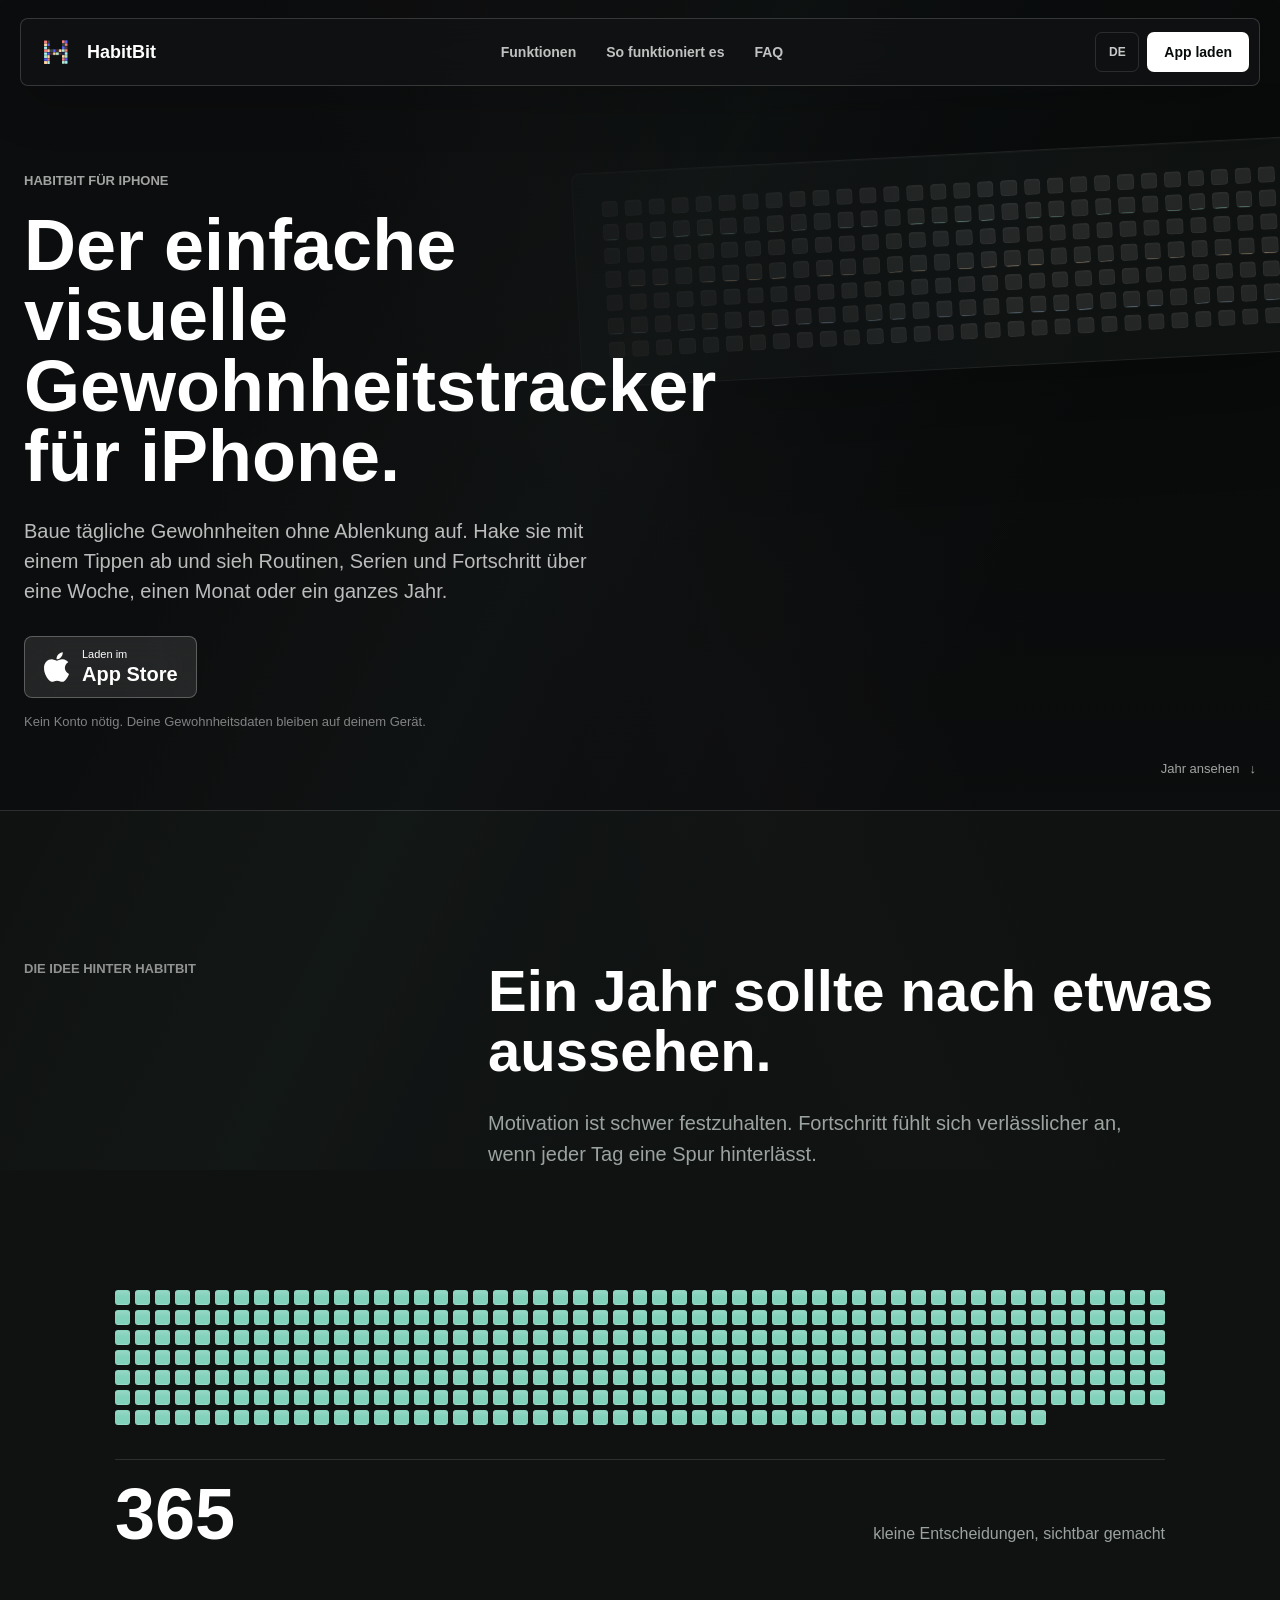
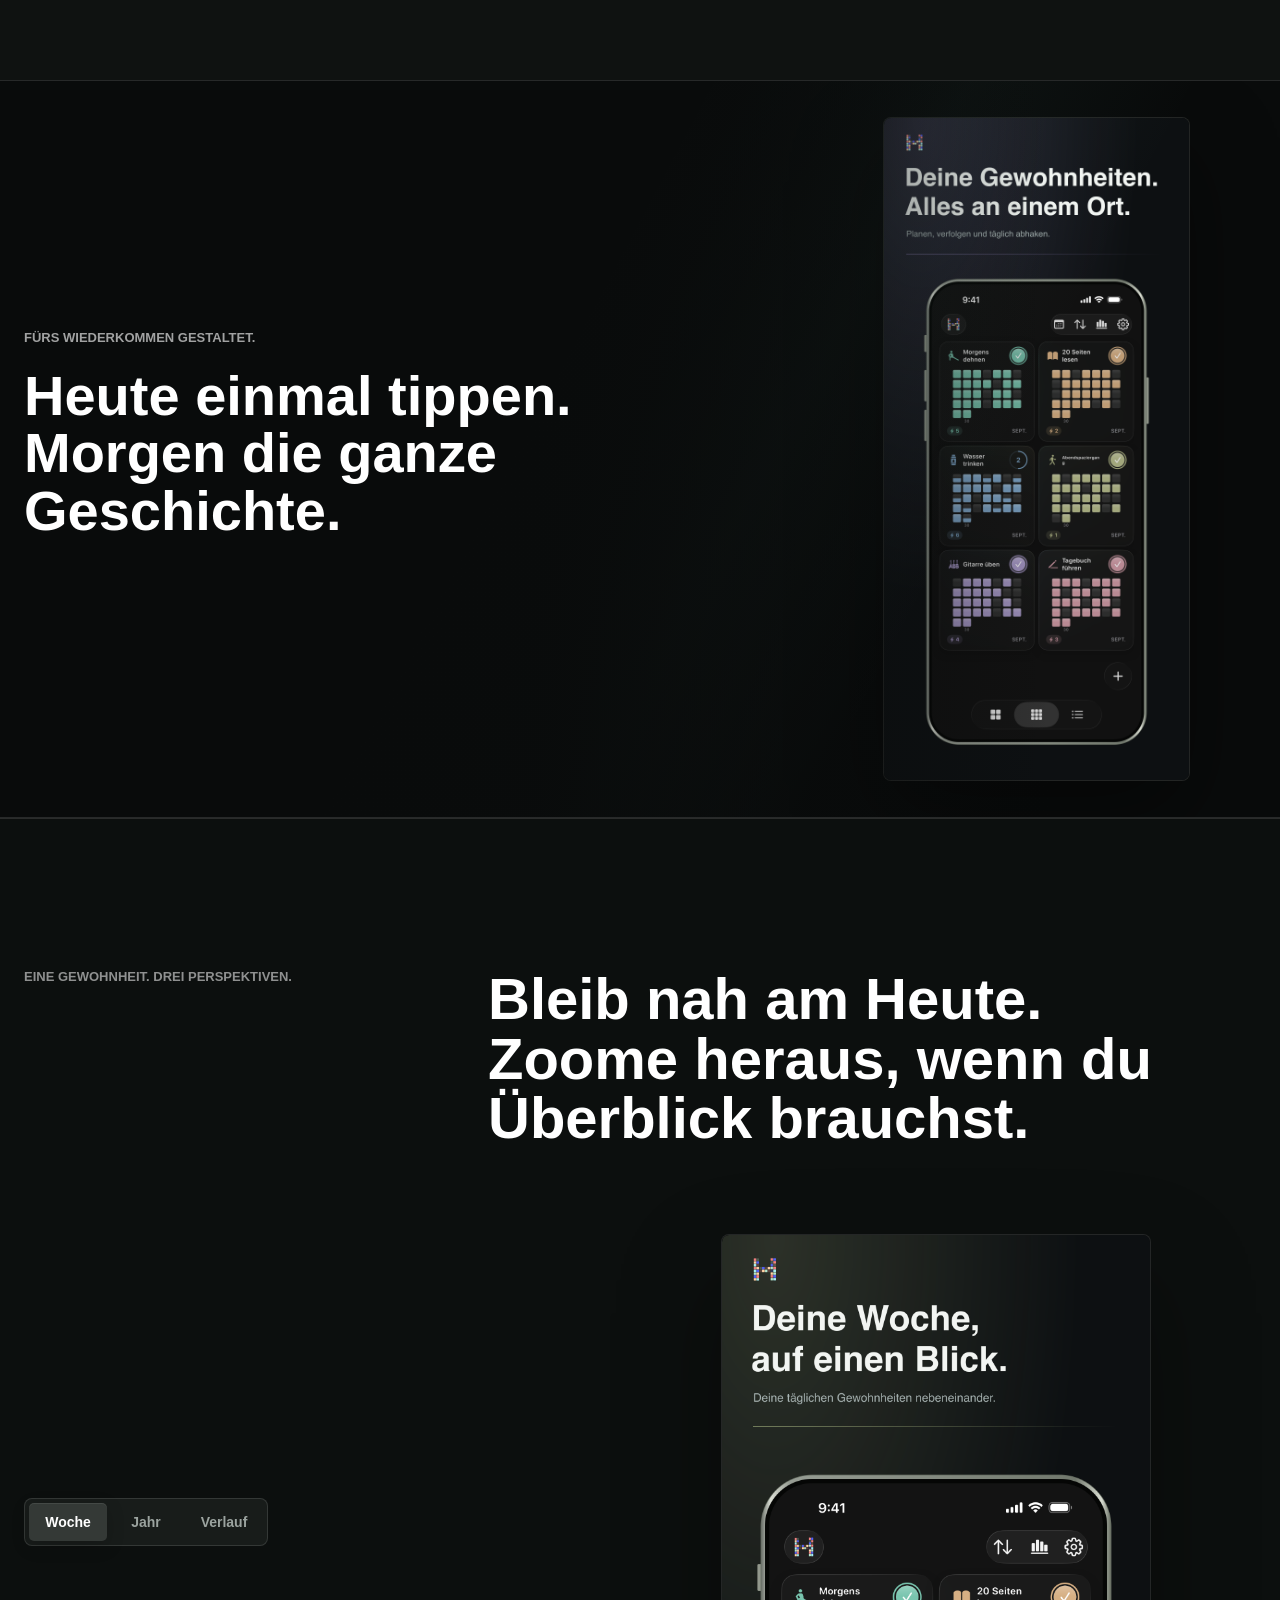
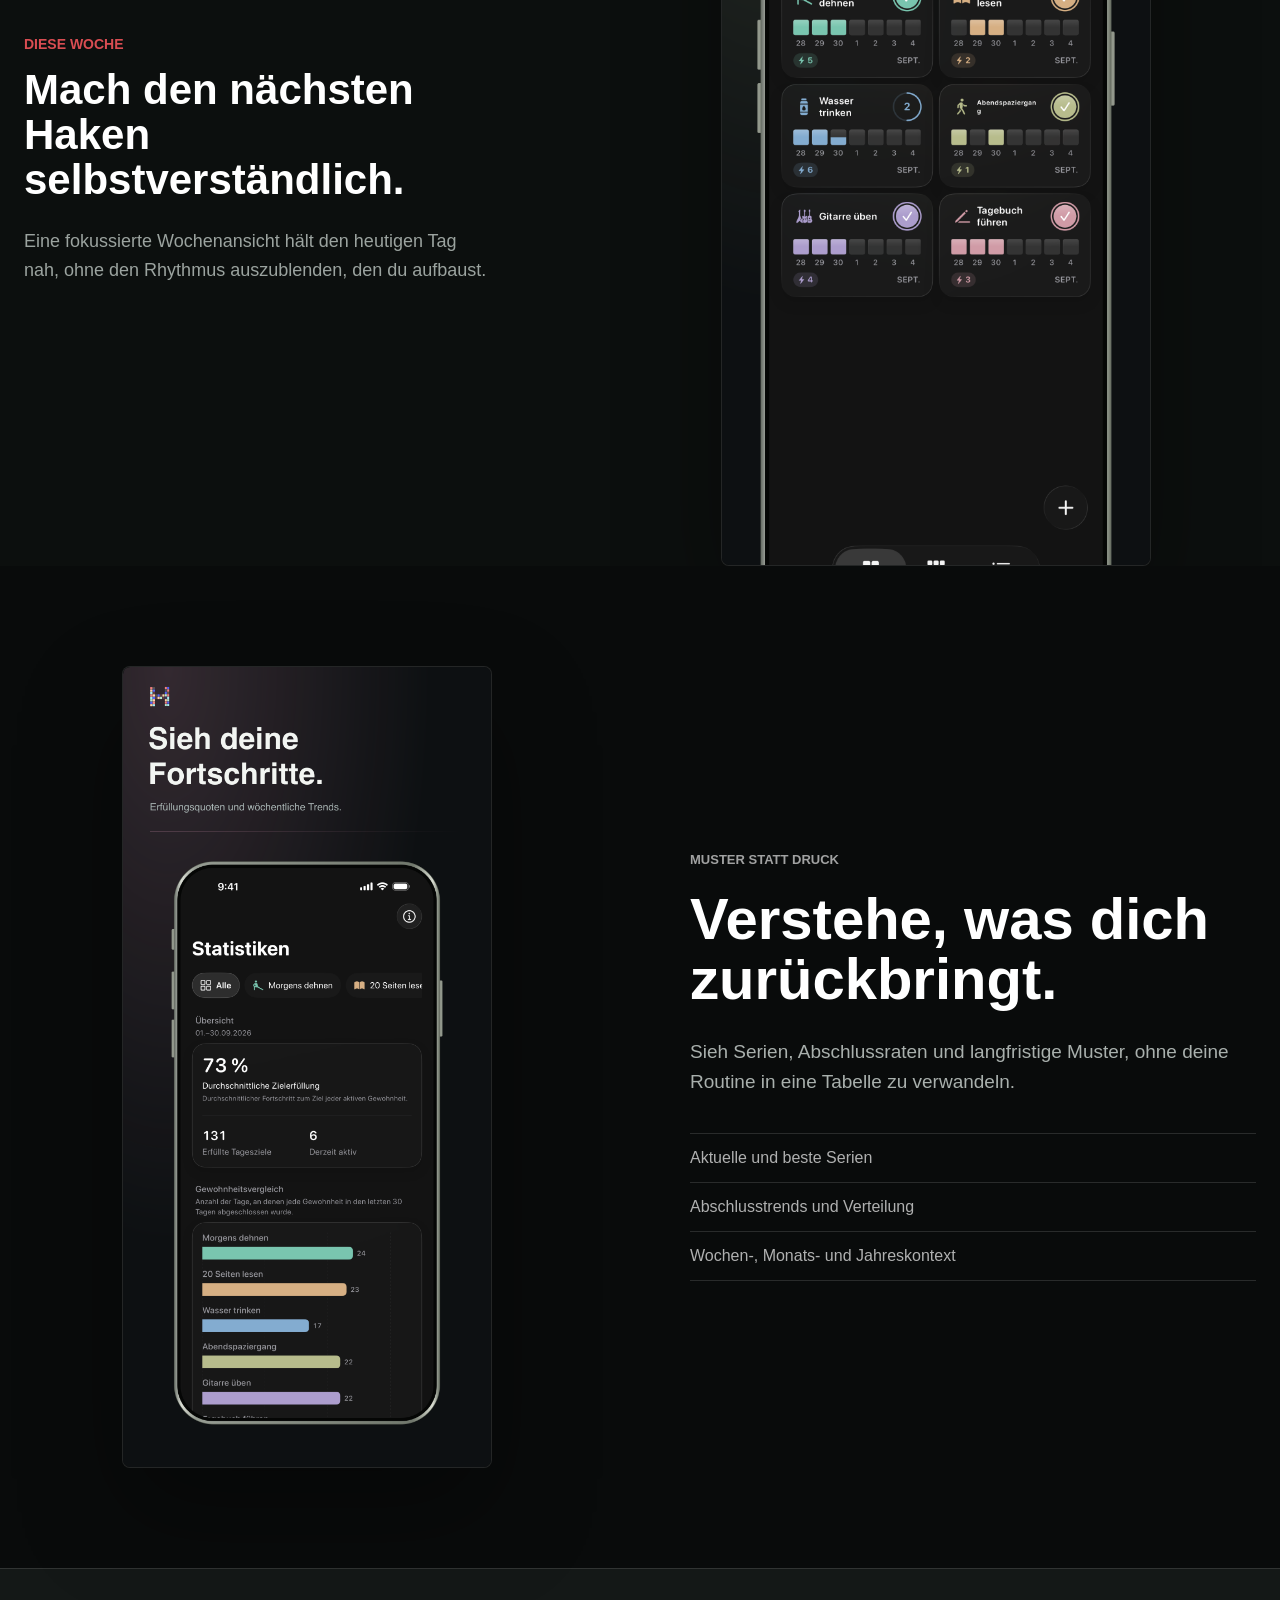
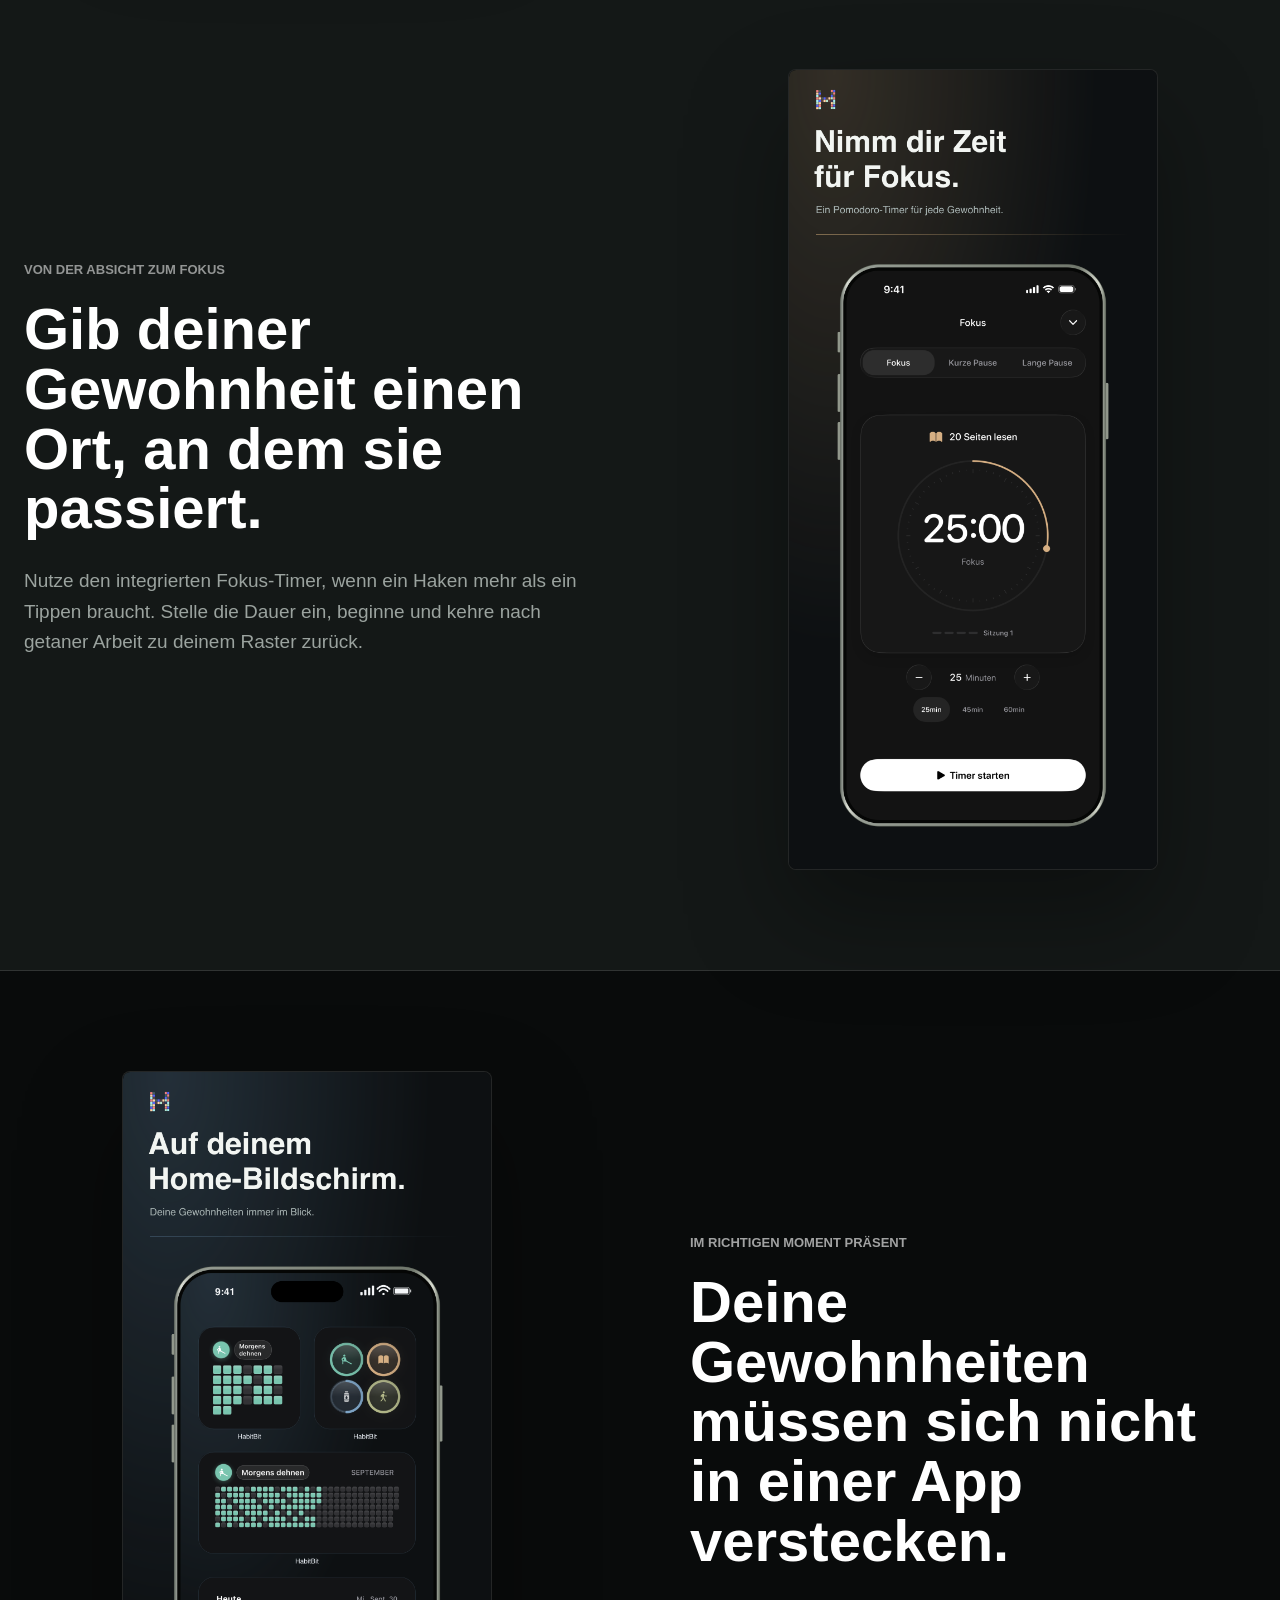
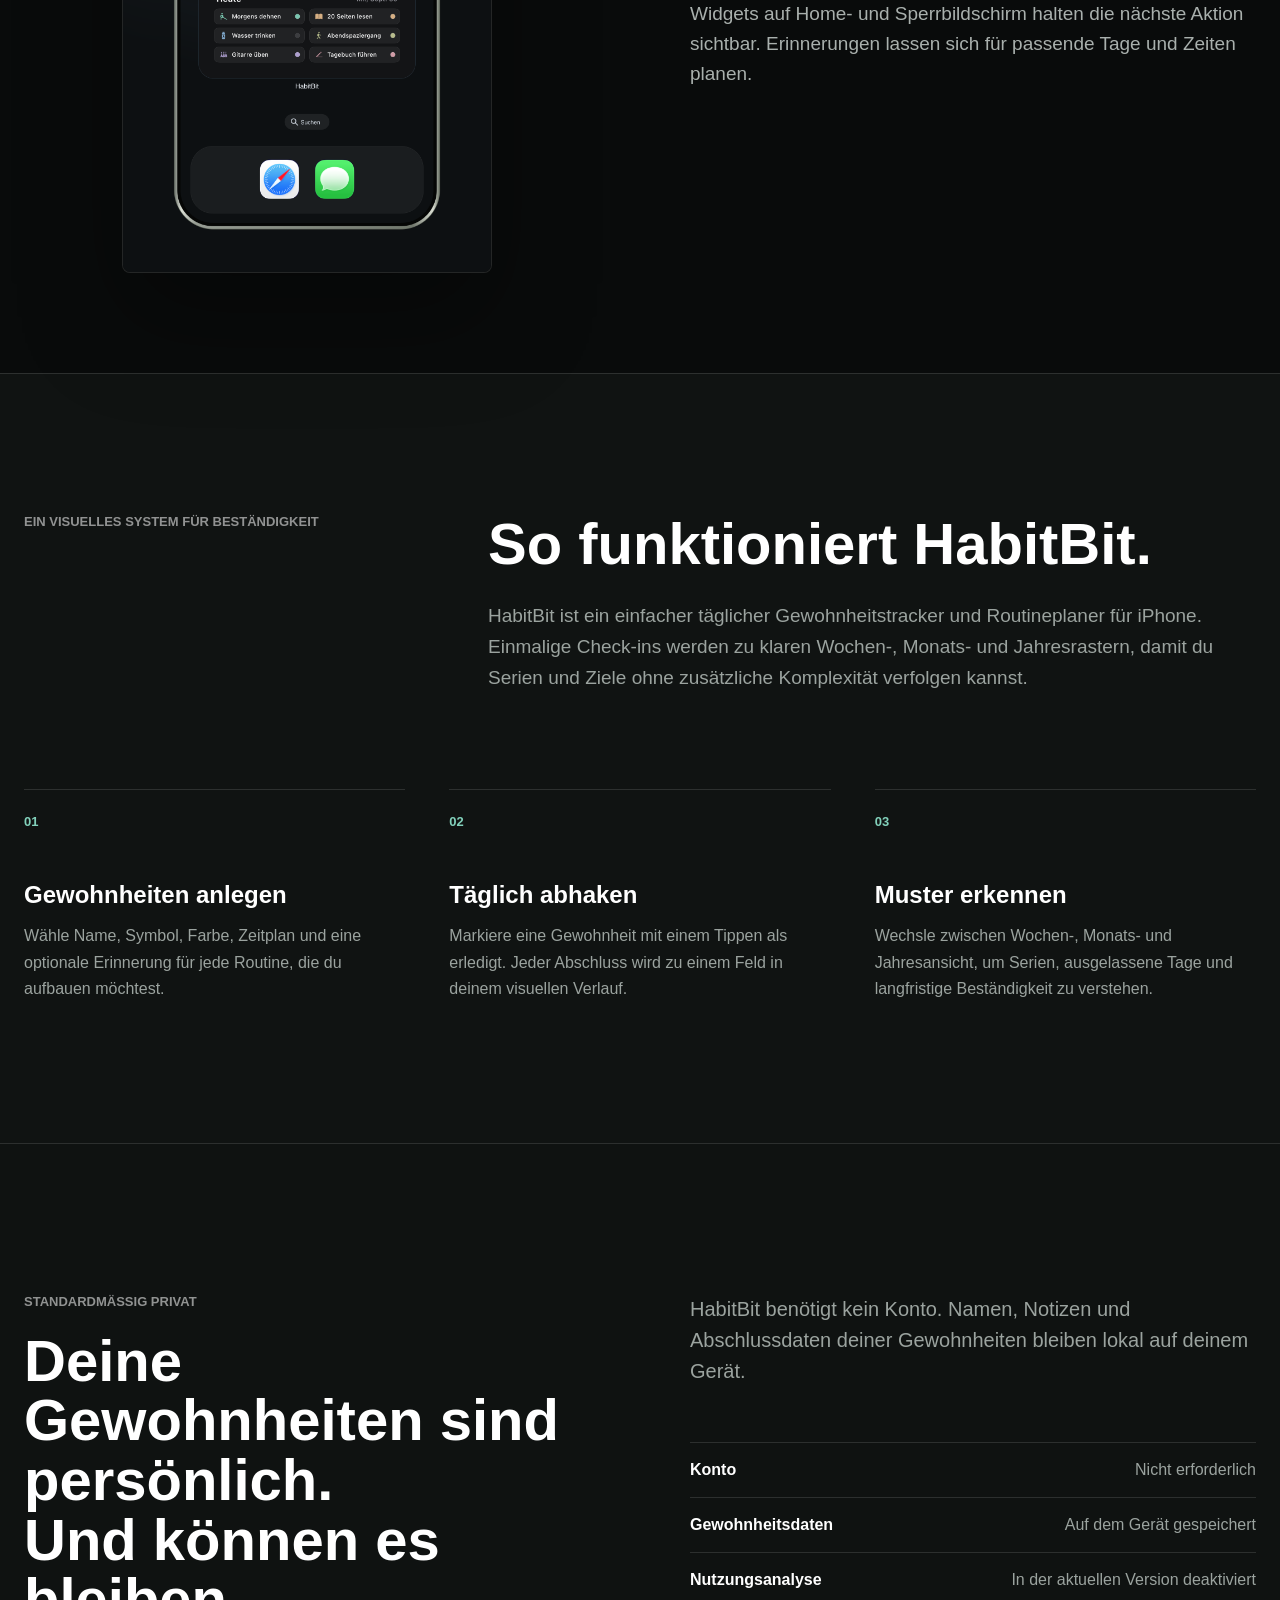
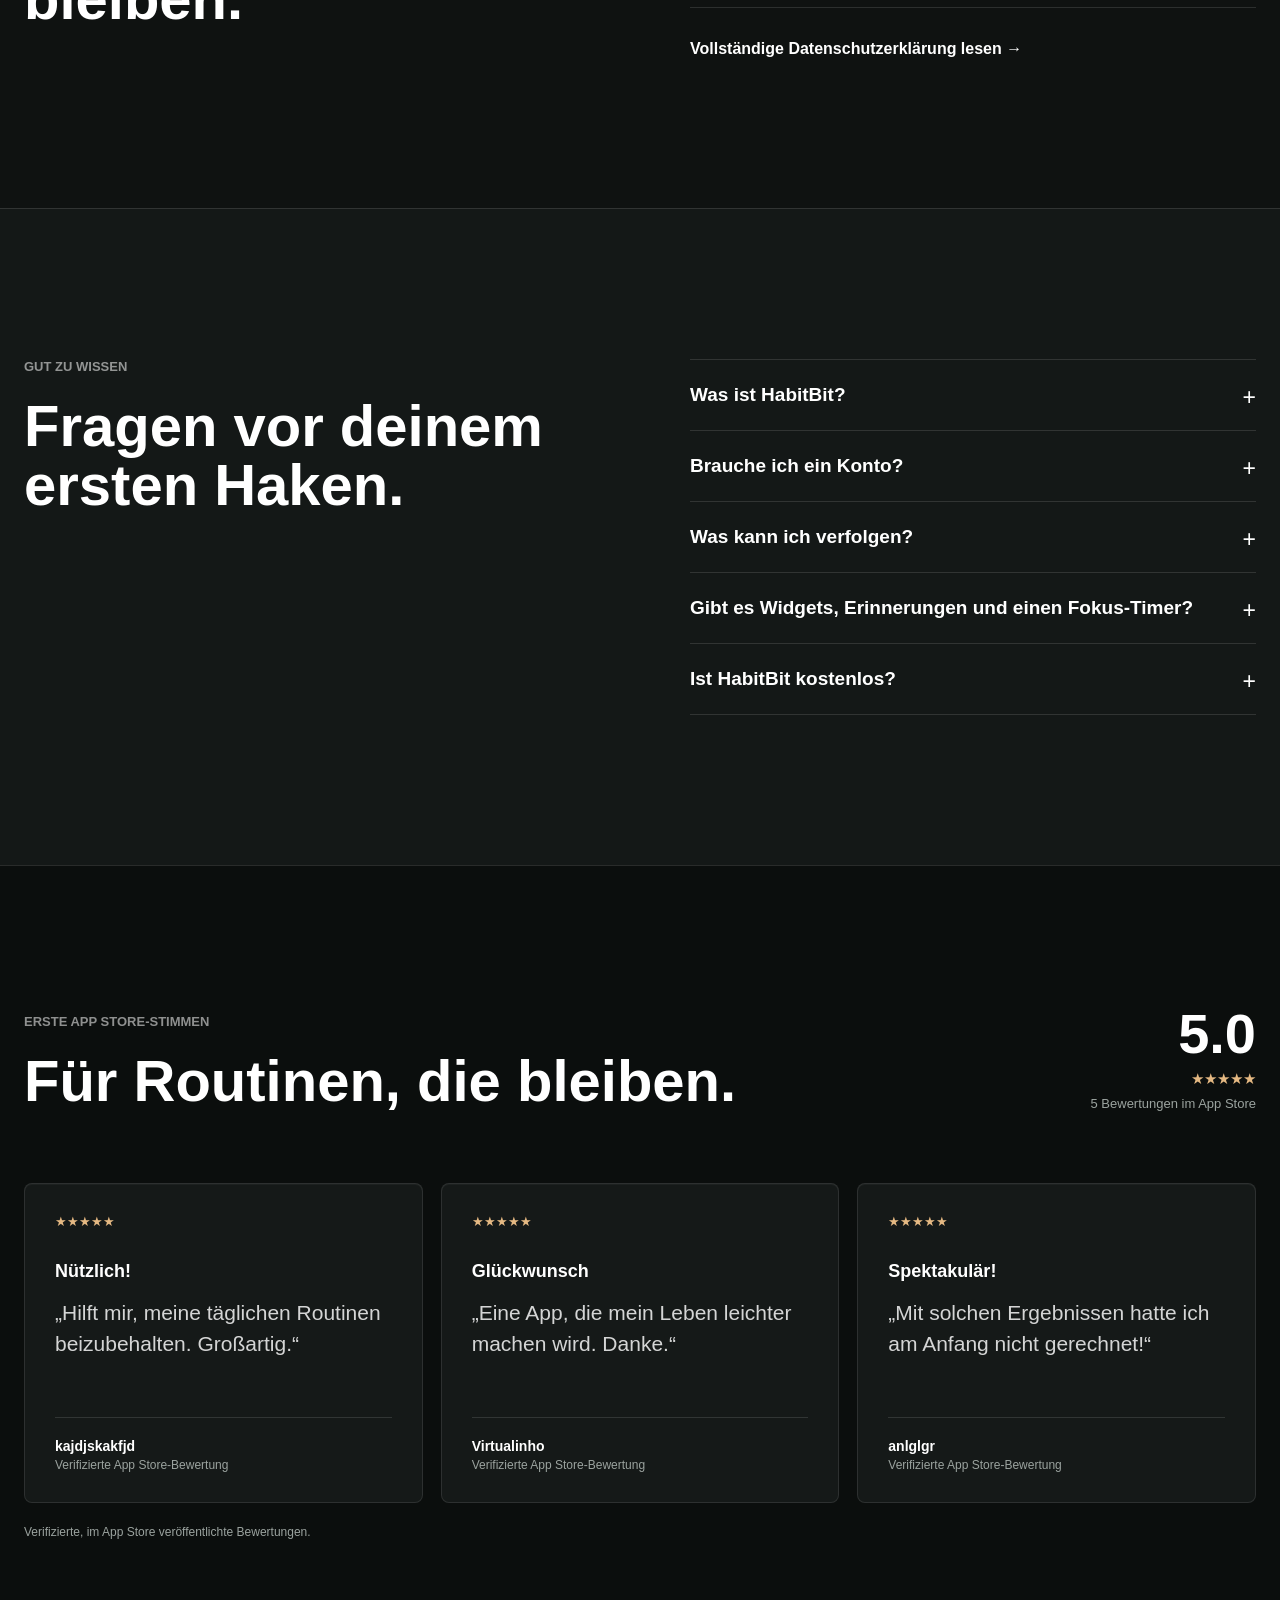
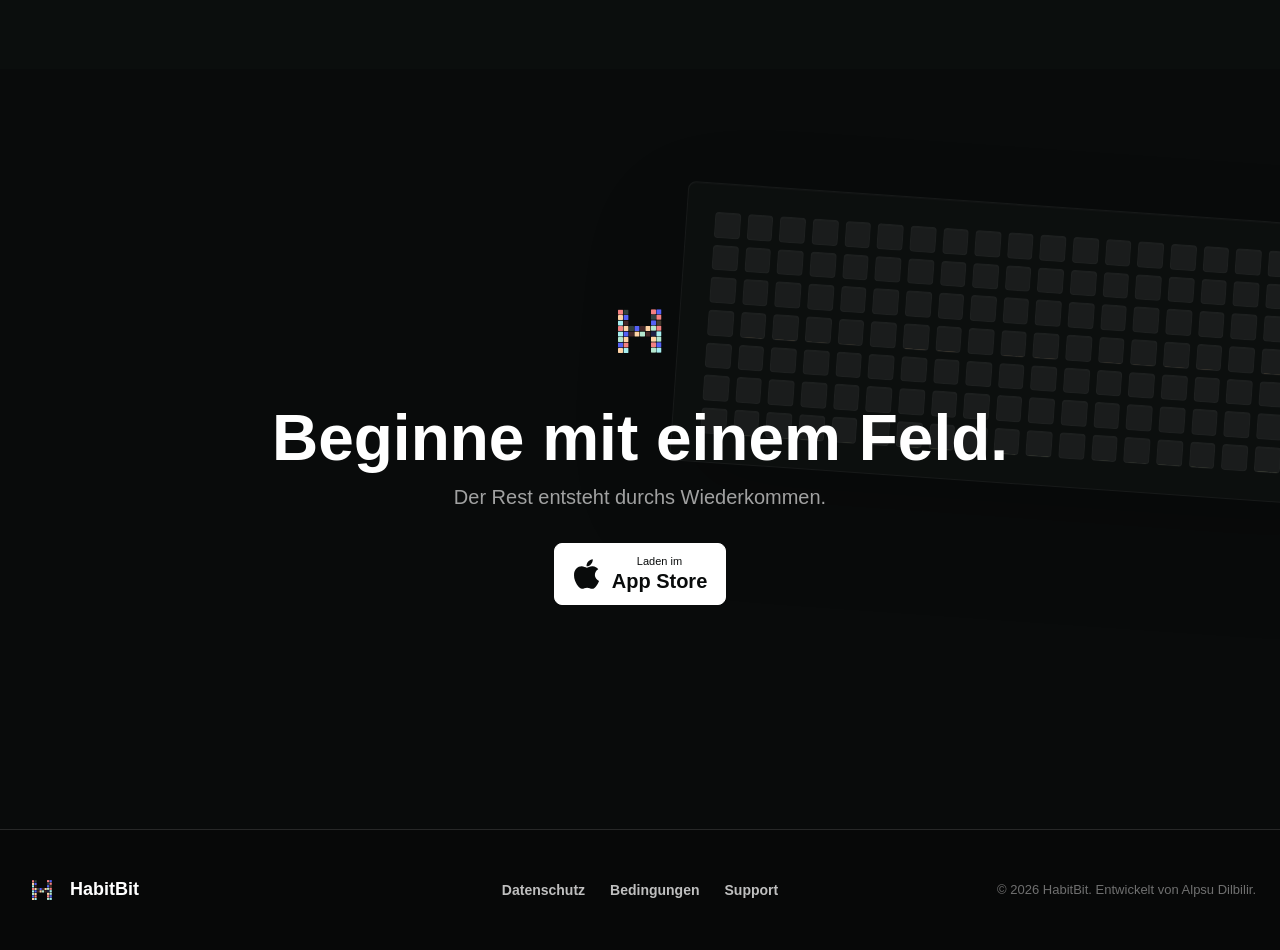
<file: de/index.html>
<!doctype html>
<html lang="de" data-screen-base="../assets/screens/de/">
<head>
    <meta charset="utf-8">
    <meta name="viewport" content="width=device-width, initial-scale=1">
    <script>document.documentElement.classList.add('js');</script>
    <title>HabitBit - Einfacher visueller Gewohnheitstracker für iPhone</title>
    <meta name="description" content="HabitBit ist ein visueller Gewohnheitstracker für iPhone. Baue tägliche Routinen mit Rastern, Erinnerungen, Widgets, Serien und Fokus-Timer auf.">
    <meta name="robots" content="index, follow, max-image-preview:large">
    <meta name="theme-color" content="#0c0d0e">
    <meta name="apple-mobile-web-app-capable" content="yes">
    <meta name="apple-itunes-app" content="app-id=6755720599">
    <link rel="canonical" href="https://www.habitbit.app/de/">
    <link rel="alternate" hreflang="en" href="https://www.habitbit.app/">
    <link rel="alternate" hreflang="tr" href="https://www.habitbit.app/tr/">
    <link rel="alternate" hreflang="de" href="https://www.habitbit.app/de/">
    <link rel="alternate" hreflang="fr" href="https://www.habitbit.app/fr/">
    <link rel="alternate" hreflang="es" href="https://www.habitbit.app/es/">
    <link rel="alternate" hreflang="it" href="https://www.habitbit.app/it/">
    <link rel="alternate" hreflang="pt-BR" href="https://www.habitbit.app/pt-br/">
    <link rel="alternate" hreflang="ja" href="https://www.habitbit.app/ja/">
    <link rel="alternate" hreflang="ko" href="https://www.habitbit.app/ko/">
    <link rel="alternate" hreflang="zh-Hans" href="https://www.habitbit.app/zh-hans/">
    <link rel="alternate" hreflang="x-default" href="https://www.habitbit.app/">
    <link rel="icon" type="image/png" href="../habitbit.png">
    <link rel="apple-touch-icon" href="../habitbit.png">
    <link rel="preload" href="../assets/screens/de/02-habit-overview.png" as="image">
    <link rel="stylesheet" href="../styles.css?v=10">
    <meta property="og:type" content="website">
    <meta property="og:site_name" content="HabitBit">
    <meta property="og:locale" content="de_DE">
    <meta property="og:title" content="HabitBit - Einfacher visueller Gewohnheitstracker für iPhone">
    <meta property="og:description" content="Ein einfacher täglicher Gewohnheitstracker und Routineplaner mit Wochen-, Monats- und Jahresrastern.">
    <meta property="og:url" content="https://www.habitbit.app/de/">
    <meta property="og:image" content="https://www.habitbit.app/assets/screens/de/02-habit-overview.png">
    <meta property="og:image:alt" content="HabitBit App mit visueller Gewohnheitsverfolgung auf dem iPhone">
    <meta name="twitter:card" content="summary_large_image">
        <script type="application/ld+json">
    {
      "@context": "https://schema.org",
      "@type": "SoftwareApplication",
      "name": "HabitBit",
      "url": "https://www.habitbit.app/de/",
      "downloadUrl": "https://apps.apple.com/app/id6755720599",
      "image": "https://www.habitbit.app/habitbit.png",
      "operatingSystem": "iOS",
      "applicationCategory": "ProductivityApplication",
      "description": "HabitBit ist ein einfacher visueller Gewohnheitstracker und Routineplaner für iPhone mit täglichen Check-ins, Wochen-, Monats- und Jahresrastern, Erinnerungen, Widgets, Serienstatistiken und Fokus-Timer.",
      "featureList": [
        "Eine fokussierte Wochenansicht hält den heutigen Tag nah, ohne den Rhythmus auszublenden, den du aufbaust.",
        "Aktuelle und beste Serien",
        "Widgets auf Home- und Sperrbildschirm halten die nächste Aktion sichtbar. Erinnerungen lassen sich für passende Tage und Zeiten planen.",
        "Abschlusstrends und Verteilung",
        "Gib deiner Gewohnheit einen Ort, an dem sie passiert.",
        "HabitBit benötigt kein Konto. Namen, Notizen und Abschlussdaten deiner Gewohnheiten bleiben lokal auf deinem Gerät."
      ],
      "screenshot": "https://www.habitbit.app/assets/screens/de/02-habit-overview.png",
      "softwareRequirements": "iOS / iPhone",
      "inLanguage": "de",
      "isAccessibleForFree": true,
      "aggregateRating": {
        "@type": "AggregateRating",
        "ratingValue": "5.0",
        "bestRating": "5",
        "ratingCount": "5"
      },
      "offers": {
        "@type": "Offer",
        "price": "0",
        "priceCurrency": "USD",
        "description": "HabitBit kann kostenlos geladen und genutzt werden. Optionale Pro-Käufe schalten unbegrenzte Gewohnheiten, erweiterte Statistiken, Pro-Widgets, Datei-Export und -Import sowie zusätzliche Designfarben frei. Verfügbare Pläne und lokale Preise werden in der App angezeigt."
      },
      "author": {
        "@type": "Person",
        "name": "Alpsu Dilbilir"
      }
    }
    </script>
        <script type="application/ld+json">
    {
      "@context": "https://schema.org",
      "@type": "FAQPage",
      "mainEntity": [
        {
          "@type": "Question",
          "name": "Was ist HabitBit?",
          "acceptedAnswer": {
            "@type": "Answer",
            "text": "HabitBit ist ein einfacher visueller Gewohnheitstracker und Routineplaner für iPhone. Tägliche Check-ins werden zu Wochen-, Monats- und Jahresrastern, die Routinen, Serien und langfristigen Fortschritt sichtbar machen."
          }
        },
        {
          "@type": "Question",
          "name": "Brauche ich ein Konto?",
          "acceptedAnswer": {
            "@type": "Answer",
            "text": "Nein. Du kannst ohne Konto mit dem Tracking beginnen. Gewohnheitsdaten werden lokal auf deinem Gerät gespeichert."
          }
        },
        {
          "@type": "Question",
          "name": "Was kann ich verfolgen?",
          "acceptedAnswer": {
            "@type": "Answer",
            "text": "HabitBit eignet sich als täglicher Gewohnheits-, Serien- und Zieltracker sowie Routineplaner für Sport, Lesen, Trinken, Lernen, Achtsamkeit oder jede wiederkehrende Handlung. Jede Gewohnheit kann ein eigenes Symbol, eine Farbe, einen Zeitplan und eine Erinnerung haben."
          }
        },
        {
          "@type": "Question",
          "name": "Gibt es Widgets, Erinnerungen und einen Fokus-Timer?",
          "acceptedAnswer": {
            "@type": "Answer",
            "text": "Ja. HabitBit enthält Widgets für Home- und Sperrbildschirm, planbare Erinnerungen und einen Fokus-Timer im Pomodoro-Stil."
          }
        },
        {
          "@type": "Question",
          "name": "Ist HabitBit kostenlos?",
          "acceptedAnswer": {
            "@type": "Answer",
            "text": "HabitBit kann kostenlos geladen und genutzt werden. Optionale Pro-Käufe schalten unbegrenzte Gewohnheiten, erweiterte Statistiken, Pro-Widgets, Datei-Export und -Import sowie zusätzliche Designfarben frei. Verfügbare Pläne und lokale Preise werden in der App angezeigt."
          }
        }
      ]
    }
    </script>
</head>
<body>
    <a class="skip-link" href="#main">Zum Inhalt springen</a>
    <div class="page-light" aria-hidden="true"></div>
    <nav class="site-nav" aria-label="Funktionen">
        <a class="brand" href="#top" aria-label="HabitBit home">
            <img src="../habitbit.png" alt="" width="42" height="42">
            <span>HabitBit</span>
        </a>
        <div class="nav-links">
            <a href="#experience">Funktionen</a>
            <a href="#how-it-works">So funktioniert es</a>
            <a href="#questions">FAQ</a>
        </div>
        <div class="nav-actions">
            <details class="language-menu">
                <summary aria-label="Sprache wählen">DE</summary>
                <div class="language-options">
                    <a lang="en" href="https://www.habitbit.app/">English</a><a lang="tr" href="https://www.habitbit.app/tr/">Türkçe</a><a lang="de" href="https://www.habitbit.app/de/">Deutsch</a><a lang="fr" href="https://www.habitbit.app/fr/">Français</a><a lang="es" href="https://www.habitbit.app/es/">Español</a><a lang="it" href="https://www.habitbit.app/it/">Italiano</a><a lang="pt-BR" href="https://www.habitbit.app/pt-br/">Português</a><a lang="ja" href="https://www.habitbit.app/ja/">日本語</a><a lang="ko" href="https://www.habitbit.app/ko/">한국어</a><a lang="zh-Hans" href="https://www.habitbit.app/zh-hans/">简体中文</a>
                </div>
            </details>
            <a class="nav-download" href="https://apps.apple.com/app/id6755720599" target="_blank" rel="noopener noreferrer">App laden</a>
        </div>
    </nav>

    <main id="main">
        <section class="hero" id="top" aria-labelledby="hero-title">
            <div class="hero-grid" id="hero-grid" aria-hidden="true"></div>
            <div class="hero-shade" aria-hidden="true"></div>
            <div class="hero-copy reveal">
                <p class="eyebrow">HabitBit für iPhone</p>
                <h1 id="hero-title">Der einfache visuelle Gewohnheitstracker für iPhone.</h1>
                <p class="hero-lede">Baue tägliche Gewohnheiten ohne Ablenkung auf. Hake sie mit einem Tippen ab und sieh Routinen, Serien und Fortschritt über eine Woche, einen Monat oder ein ganzes Jahr.</p>
                <a class="app-store-button" href="https://apps.apple.com/app/id6755720599" target="_blank" rel="noopener noreferrer" aria-label="App laden: HabitBit">
                    <svg viewBox="0 0 384 512" aria-hidden="true"><path d="M318.7 268.7c-.2-36.7 16.4-64.4 50-84.8-18.8-26.9-47.2-41.7-84.7-44.6-35.5-2.8-74.3 20.7-88.5 20.7-15 0-49.4-19.7-76.4-19.7C63.3 141.2 4 184.8 4 273.5c0 26.2 4.8 53.3 14.4 81.2 12.8 36.7 59 126.7 107.2 125.2 25.2-.6 43-17.9 75.8-17.9 31.8 0 48.3 17.9 76.4 17.9 48.6-.7 90.4-82.5 102.6-119.3-65.2-30.7-61.7-90-61.7-91.9zM262.1 104.5c27.3-32.4 24.8-61.9 24-72.5-24.1 1.4-52 16.4-67.9 34.9-17.5 19.8-27.8 44.3-25.6 71.9 26.1 2 52.3-11.4 69.5-34.3z"/></svg>
                    <span><small>Laden im</small><strong>App Store</strong></span>
                </a>
                <p class="hero-note">Kein Konto nötig. Deine Gewohnheitsdaten bleiben auf deinem Gerät.</p>
            </div>
            <a class="scroll-cue" href="#proof" aria-label="Jahr ansehen"><span>Jahr ansehen</span><span aria-hidden="true">↓</span></a>
        </section>

        <section class="proof" id="proof" aria-labelledby="proof-title">
            <div class="section-shell proof-copy reveal">
                <p class="eyebrow dark">Die Idee hinter HabitBit</p>
                <h2 id="proof-title">Ein Jahr sollte nach etwas aussehen.</h2>
                <p>Motivation ist schwer festzuhalten. Fortschritt fühlt sich verlässlicher an, wenn jeder Tag eine Spur hinterlässt.</p>
            </div>
            <div class="year-stage" aria-label="Ein Jahr sollte nach etwas aussehen.">
                <div class="year-grid" id="year-grid" aria-hidden="true"></div>
                <div class="year-caption"><strong>365</strong><span>kleine Entscheidungen, sichtbar gemacht</span></div>
            </div>
        </section>

        <section class="film" aria-labelledby="film-title">
            <img class="film-media" src="../assets/screens/de/02-habit-overview.png" alt="HabitBit App mit visueller Gewohnheitsverfolgung auf dem iPhone" width="1320" height="2868" loading="lazy">
            <div class="film-overlay" aria-hidden="true"></div>
            <div class="film-copy section-shell reveal">
                <p class="eyebrow">Fürs Wiederkommen gestaltet.</p>
                <h2 id="film-title">Heute einmal tippen.<br>Morgen die ganze Geschichte.</h2>
            </div>
        </section>

        <section class="experience" id="experience" aria-labelledby="experience-title">
            <div class="section-shell experience-heading reveal">
                <p class="eyebrow dark">Eine Gewohnheit. Drei Perspektiven.</p>
                <h2 id="experience-title">Bleib nah am Heute.<br>Zoome heraus, wenn du Überblick brauchst.</h2>
            </div>
            <div class="mode-explorer section-shell">
                <div class="mode-copy reveal">
                    <div class="mode-control" role="tablist" aria-label="Eine Gewohnheit. Drei Perspektiven.">
                        <button type="button" role="tab" aria-selected="true" data-mode="week">Woche</button>
                        <button type="button" role="tab" aria-selected="false" data-mode="year">Jahr</button>
                        <button type="button" role="tab" aria-selected="false" data-mode="detail">Verlauf</button>
                    </div>
                    <p class="mode-kicker" id="mode-kicker">Diese Woche</p>
                    <h3 id="mode-title">Mach den nächsten Haken selbstverständlich.</h3>
                    <p id="mode-description">Eine fokussierte Wochenansicht hält den heutigen Tag nah, ohne den Rhythmus auszublenden, den du aufbaust.</p>
                </div>
                <div class="device-stage reveal">
                    <div class="device" aria-live="polite">
                        <img id="mode-image" src="../assets/screens/de/07-weekly-view.png" alt="HabitBit Wochenraster auf dem iPhone" width="1320" height="2868">
                    </div>
                </div>
            </div>
        </section>

        <section class="product-stories" aria-label="Funktionen">
            <article class="story story-dark">
                <div class="story-media reveal"><div class="device device-small"><img src="../assets/screens/de/05-statistics.png" alt="Verstehe, was dich zurückbringt." loading="lazy" width="1320" height="2868"></div></div>
                <div class="story-copy reveal">
                    <p class="eyebrow">Muster statt Druck</p>
                    <h2>Verstehe, was dich zurückbringt.</h2>
                    <p>Sieh Serien, Abschlussraten und langfristige Muster, ohne deine Routine in eine Tabelle zu verwandeln.</p>
                    <ul><li>Aktuelle und beste Serien</li><li>Abschlusstrends und Verteilung</li><li>Wochen-, Monats- und Jahreskontext</li></ul>
                </div>
            </article>
            <article class="story story-light story-reverse">
                <div class="story-media reveal"><div class="device device-small"><img src="../assets/screens/de/04-pomodoro-focus.png" alt="Gib deiner Gewohnheit einen Ort, an dem sie passiert." loading="lazy" width="1320" height="2868"></div></div>
                <div class="story-copy reveal">
                    <p class="eyebrow dark">Von der Absicht zum Fokus</p>
                    <h2>Gib deiner Gewohnheit einen Ort, an dem sie passiert.</h2>
                    <p>Nutze den integrierten Fokus-Timer, wenn ein Haken mehr als ein Tippen braucht. Stelle die Dauer ein, beginne und kehre nach getaner Arbeit zu deinem Raster zurück.</p>
                </div>
            </article>
            <article class="story story-dark">
                <div class="story-media reveal"><div class="device device-small"><img src="../assets/screens/de/03-home-screen-widgets.png" alt="Deine Gewohnheiten müssen sich nicht in einer App verstecken." loading="lazy" width="1320" height="2868"></div></div>
                <div class="story-copy reveal">
                    <p class="eyebrow">Im richtigen Moment präsent</p>
                    <h2>Deine Gewohnheiten müssen sich nicht in einer App verstecken.</h2>
                    <p>Widgets auf Home- und Sperrbildschirm halten die nächste Aktion sichtbar. Erinnerungen lassen sich für passende Tage und Zeiten planen.</p>
                </div>
            </article>
        </section>

        <section class="how-it-works" id="how-it-works" aria-labelledby="how-title">
            <div class="section-shell how-heading reveal">
                <p class="eyebrow dark">Ein visuelles System für Beständigkeit</p>
                <h2 id="how-title">So funktioniert HabitBit.</h2>
                <p>HabitBit ist ein einfacher täglicher Gewohnheitstracker und Routineplaner für iPhone. Einmalige Check-ins werden zu klaren Wochen-, Monats- und Jahresrastern, damit du Serien und Ziele ohne zusätzliche Komplexität verfolgen kannst.</p>
            </div>
            <div class="section-shell how-steps">
                <article class="reveal"><span>01</span><h3>Gewohnheiten anlegen</h3><p>Wähle Name, Symbol, Farbe, Zeitplan und eine optionale Erinnerung für jede Routine, die du aufbauen möchtest.</p></article>
                <article class="reveal"><span>02</span><h3>Täglich abhaken</h3><p>Markiere eine Gewohnheit mit einem Tippen als erledigt. Jeder Abschluss wird zu einem Feld in deinem visuellen Verlauf.</p></article>
                <article class="reveal"><span>03</span><h3>Muster erkennen</h3><p>Wechsle zwischen Wochen-, Monats- und Jahresansicht, um Serien, ausgelassene Tage und langfristige Beständigkeit zu verstehen.</p></article>
            </div>
        </section>

        <section class="privacy" id="privacy" aria-labelledby="privacy-title">
            <div class="section-shell privacy-layout">
                <div class="privacy-copy reveal"><p class="eyebrow dark">Standardmäßig privat</p><h2 id="privacy-title">Deine Gewohnheiten sind persönlich.<br>Und können es bleiben.</h2></div>
                <div class="privacy-details reveal">
                    <p>HabitBit benötigt kein Konto. Namen, Notizen und Abschlussdaten deiner Gewohnheiten bleiben lokal auf deinem Gerät.</p>
                    <dl><div><dt>Konto</dt><dd>Nicht erforderlich</dd></div><div><dt>Gewohnheitsdaten</dt><dd>Auf dem Gerät gespeichert</dd></div><div><dt>Nutzungsanalyse</dt><dd>In der aktuellen Version deaktiviert</dd></div></dl>
                    <a class="text-link" href="../privacy.html">Vollständige Datenschutzerklärung lesen <span aria-hidden="true">→</span></a>
                </div>
            </div>
        </section>

        <section class="questions" id="questions" aria-labelledby="questions-title">
            <div class="section-shell questions-layout">
                <div class="questions-heading reveal"><p class="eyebrow dark">Gut zu wissen</p><h2 id="questions-title">Fragen vor deinem ersten Haken.</h2></div>
                <div class="faq reveal">
                    <details><summary>Was ist HabitBit?</summary><p>HabitBit ist ein einfacher visueller Gewohnheitstracker und Routineplaner für iPhone. Tägliche Check-ins werden zu Wochen-, Monats- und Jahresrastern, die Routinen, Serien und langfristigen Fortschritt sichtbar machen.</p></details>
                    <details><summary>Brauche ich ein Konto?</summary><p>Nein. Du kannst ohne Konto mit dem Tracking beginnen. Gewohnheitsdaten werden lokal auf deinem Gerät gespeichert.</p></details>
                    <details><summary>Was kann ich verfolgen?</summary><p>HabitBit eignet sich als täglicher Gewohnheits-, Serien- und Zieltracker sowie Routineplaner für Sport, Lesen, Trinken, Lernen, Achtsamkeit oder jede wiederkehrende Handlung. Jede Gewohnheit kann ein eigenes Symbol, eine Farbe, einen Zeitplan und eine Erinnerung haben.</p></details>
                    <details><summary>Gibt es Widgets, Erinnerungen und einen Fokus-Timer?</summary><p>Ja. HabitBit enthält Widgets für Home- und Sperrbildschirm, planbare Erinnerungen und einen Fokus-Timer im Pomodoro-Stil.</p></details>
                    <details><summary>Ist HabitBit kostenlos?</summary><p>HabitBit kann kostenlos geladen und genutzt werden. Optionale Pro-Käufe schalten unbegrenzte Gewohnheiten, erweiterte Statistiken, Pro-Widgets, Datei-Export und -Import sowie zusätzliche Designfarben frei. Verfügbare Pläne und lokale Preise werden in der App angezeigt.</p></details>
                </div>
            </div>
        </section>

        <section class="reviews" id="reviews" aria-labelledby="reviews-title">
            <div class="section-shell reviews-heading reveal">
                <div>
                    <p class="eyebrow dark">Erste App Store-Stimmen</p>
                    <h2 id="reviews-title">Für Routinen, die bleiben.</h2>
                </div>
                <a class="rating-summary" href="https://apps.apple.com/app/id6755720599" target="_blank" rel="noopener noreferrer" aria-label="Für Routinen, die bleiben.">
                    <strong>5.0</strong>
                    <span class="rating-stars" aria-label="5 / 5">★★★★★</span>
                    <small>5 Bewertungen im App Store</small>
                </a>
            </div>
            <div class="section-shell review-grid">
                <article class="review-card reveal">
                    <div class="review-stars" aria-label="5 / 5">★★★★★</div>
                    <h3>Nützlich!</h3>
                    <blockquote>„Hilft mir, meine täglichen Routinen beizubehalten. Großartig.“</blockquote>
                    <div class="review-meta"><strong>kajdjskakfjd</strong><span>Verifizierte App Store-Bewertung</span></div>
                </article>
                <article class="review-card reveal">
                    <div class="review-stars" aria-label="5 / 5">★★★★★</div>
                    <h3>Glückwunsch</h3>
                    <blockquote>„Eine App, die mein Leben leichter machen wird. Danke.“</blockquote>
                    <div class="review-meta"><strong>Virtualinho</strong><span>Verifizierte App Store-Bewertung</span></div>
                </article>
                <article class="review-card reveal">
                    <div class="review-stars" aria-label="5 / 5">★★★★★</div>
                    <h3>Spektakulär!</h3>
                    <blockquote>„Mit solchen Ergebnissen hatte ich am Anfang nicht gerechnet!“</blockquote>
                    <div class="review-meta"><strong>anlglgr</strong><span>Verifizierte App Store-Bewertung</span></div>
                </article>
            </div>
            <p class="section-shell reviews-note">Verifizierte, im App Store veröffentlichte Bewertungen.</p>
        </section>

        <section class="final-cta" aria-labelledby="final-title">
            <div class="final-grid" id="final-grid" aria-hidden="true"></div>
            <div class="final-copy reveal">
                <img src="../habitbit.png" alt="" width="78" height="78">
                <h2 id="final-title">Beginne mit einem Feld.</h2>
                <p>Der Rest entsteht durchs Wiederkommen.</p>
                <a class="app-store-button light" href="https://apps.apple.com/app/id6755720599" target="_blank" rel="noopener noreferrer" aria-label="App laden: HabitBit">
                    <svg viewBox="0 0 384 512" aria-hidden="true"><path d="M318.7 268.7c-.2-36.7 16.4-64.4 50-84.8-18.8-26.9-47.2-41.7-84.7-44.6-35.5-2.8-74.3 20.7-88.5 20.7-15 0-49.4-19.7-76.4-19.7C63.3 141.2 4 184.8 4 273.5c0 26.2 4.8 53.3 14.4 81.2 12.8 36.7 59 126.7 107.2 125.2 25.2-.6 43-17.9 75.8-17.9 31.8 0 48.3 17.9 76.4 17.9 48.6-.7 90.4-82.5 102.6-119.3-65.2-30.7-61.7-90-61.7-91.9zM262.1 104.5c27.3-32.4 24.8-61.9 24-72.5-24.1 1.4-52 16.4-67.9 34.9-17.5 19.8-27.8 44.3-25.6 71.9 26.1 2 52.3-11.4 69.5-34.3z"/></svg>
                    <span><small>Laden im</small><strong>App Store</strong></span>
                </a>
            </div>
        </section>
    </main>

    <footer>
        <div class="footer-inner">
            <a class="brand footer-brand" href="#top"><img src="../habitbit.png" alt="" width="36" height="36"><span>HabitBit</span></a>
            <div class="footer-links"><a href="../privacy.html">Datenschutz</a><a href="../tos.html">Bedingungen</a><a href="mailto:alpsudilbilir@gmail.com">Support</a></div>
            <p>© <span id="current-year">2026</span> HabitBit. Entwickelt von Alpsu Dilbilir.</p>
        </div>
    </footer>
    <script type="application/json" id="mode-translations">{"week":{"alt":"HabitBit Wochenraster auf dem iPhone","kicker":"Diese Woche","title":"Mach den nächsten Haken selbstverständlich.","description":"Eine fokussierte Wochenansicht hält den heutigen Tag nah, ohne deinen entstehenden Rhythmus auszublenden."},"year":{"alt":"HabitBit Jahresraster auf dem iPhone","kicker":"Dieses Jahr","title":"Sieh Beständigkeit auf einen Blick.","description":"Die Jahresansicht verwandelt Hunderte kleiner Entscheidungen in einen visuellen Beleg für deinen Fortschritt."},"detail":{"alt":"HabitBit Gewohnheitsverlauf auf dem iPhone","kicker":"Gewohnheitsverlauf","title":"Sieh die Geschichte hinter jedem Feld.","description":"Prüfe Abschlüsse, lies frühere Notizen und erkenne, wie sich eine Gewohnheit mit der Zeit entwickelt."}}</script>
    <script src="../app.js?v=5" defer></script>
</body>
</html>
</file>
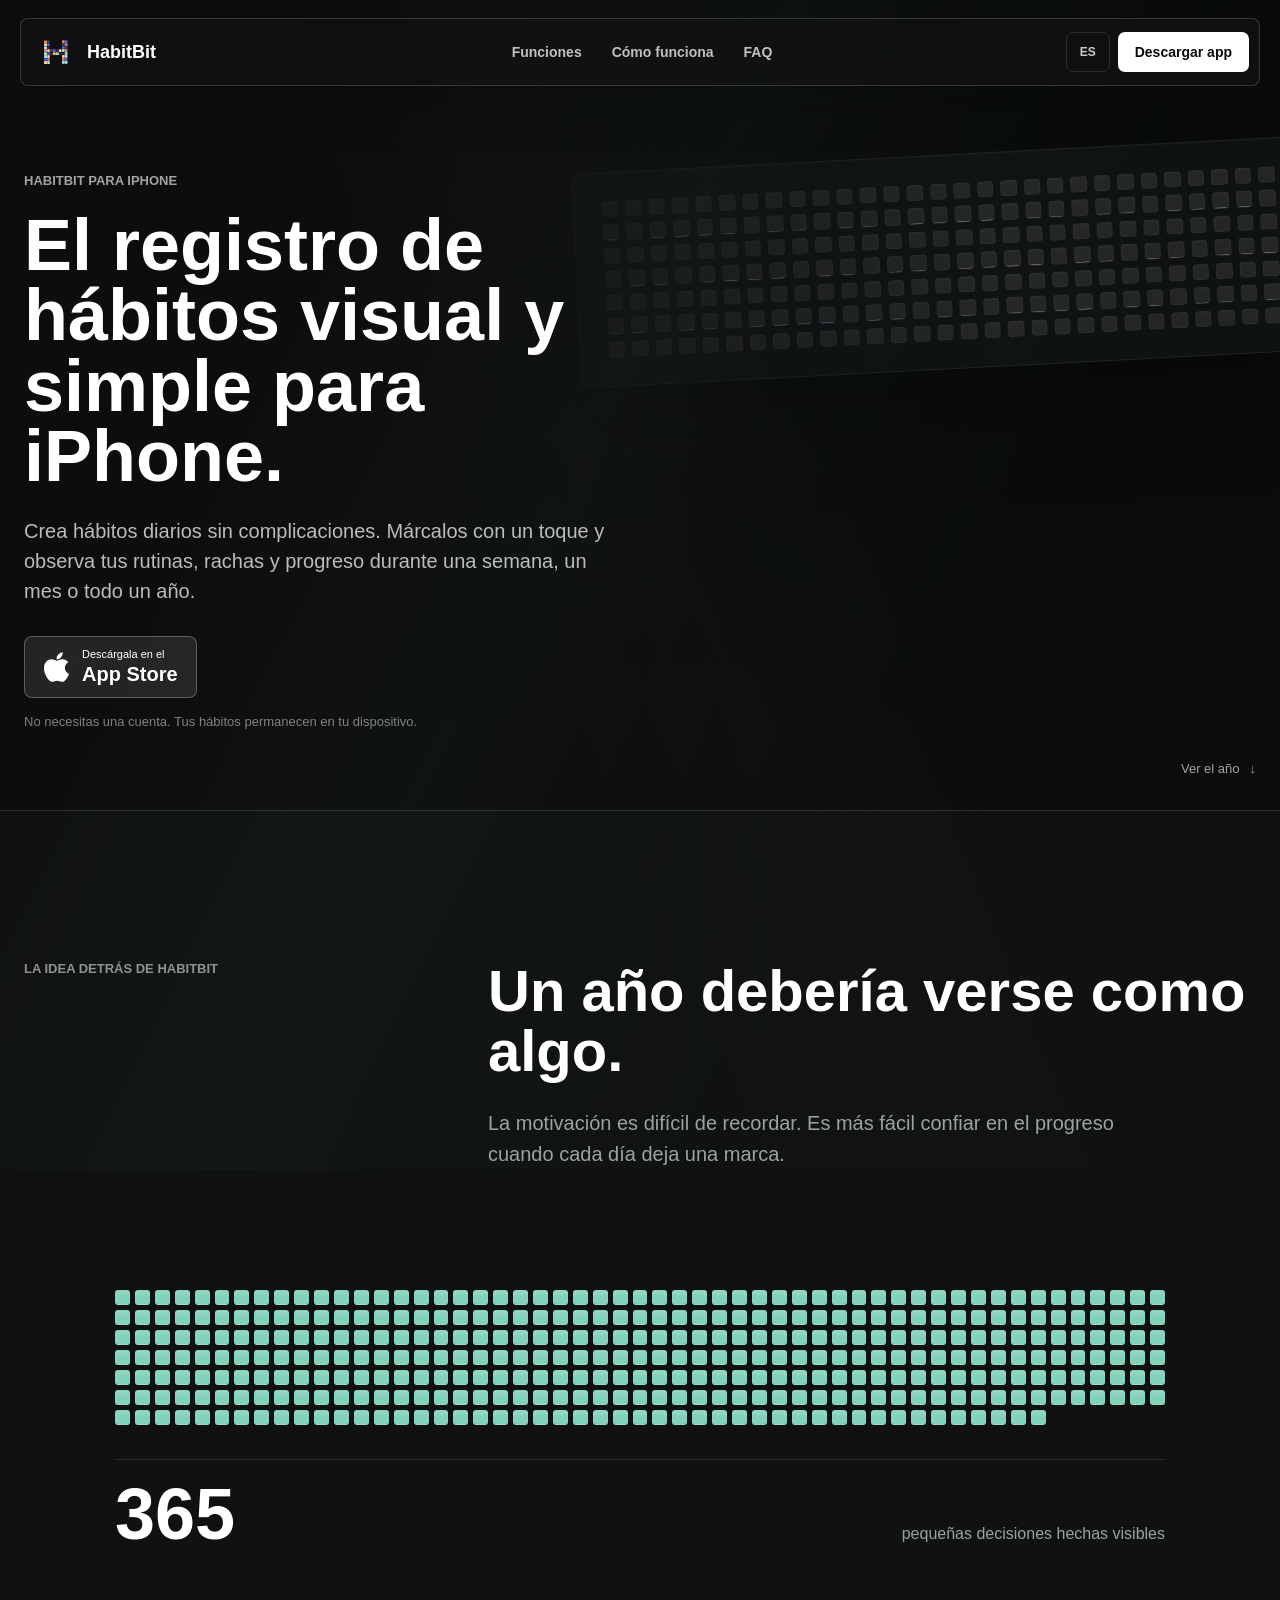
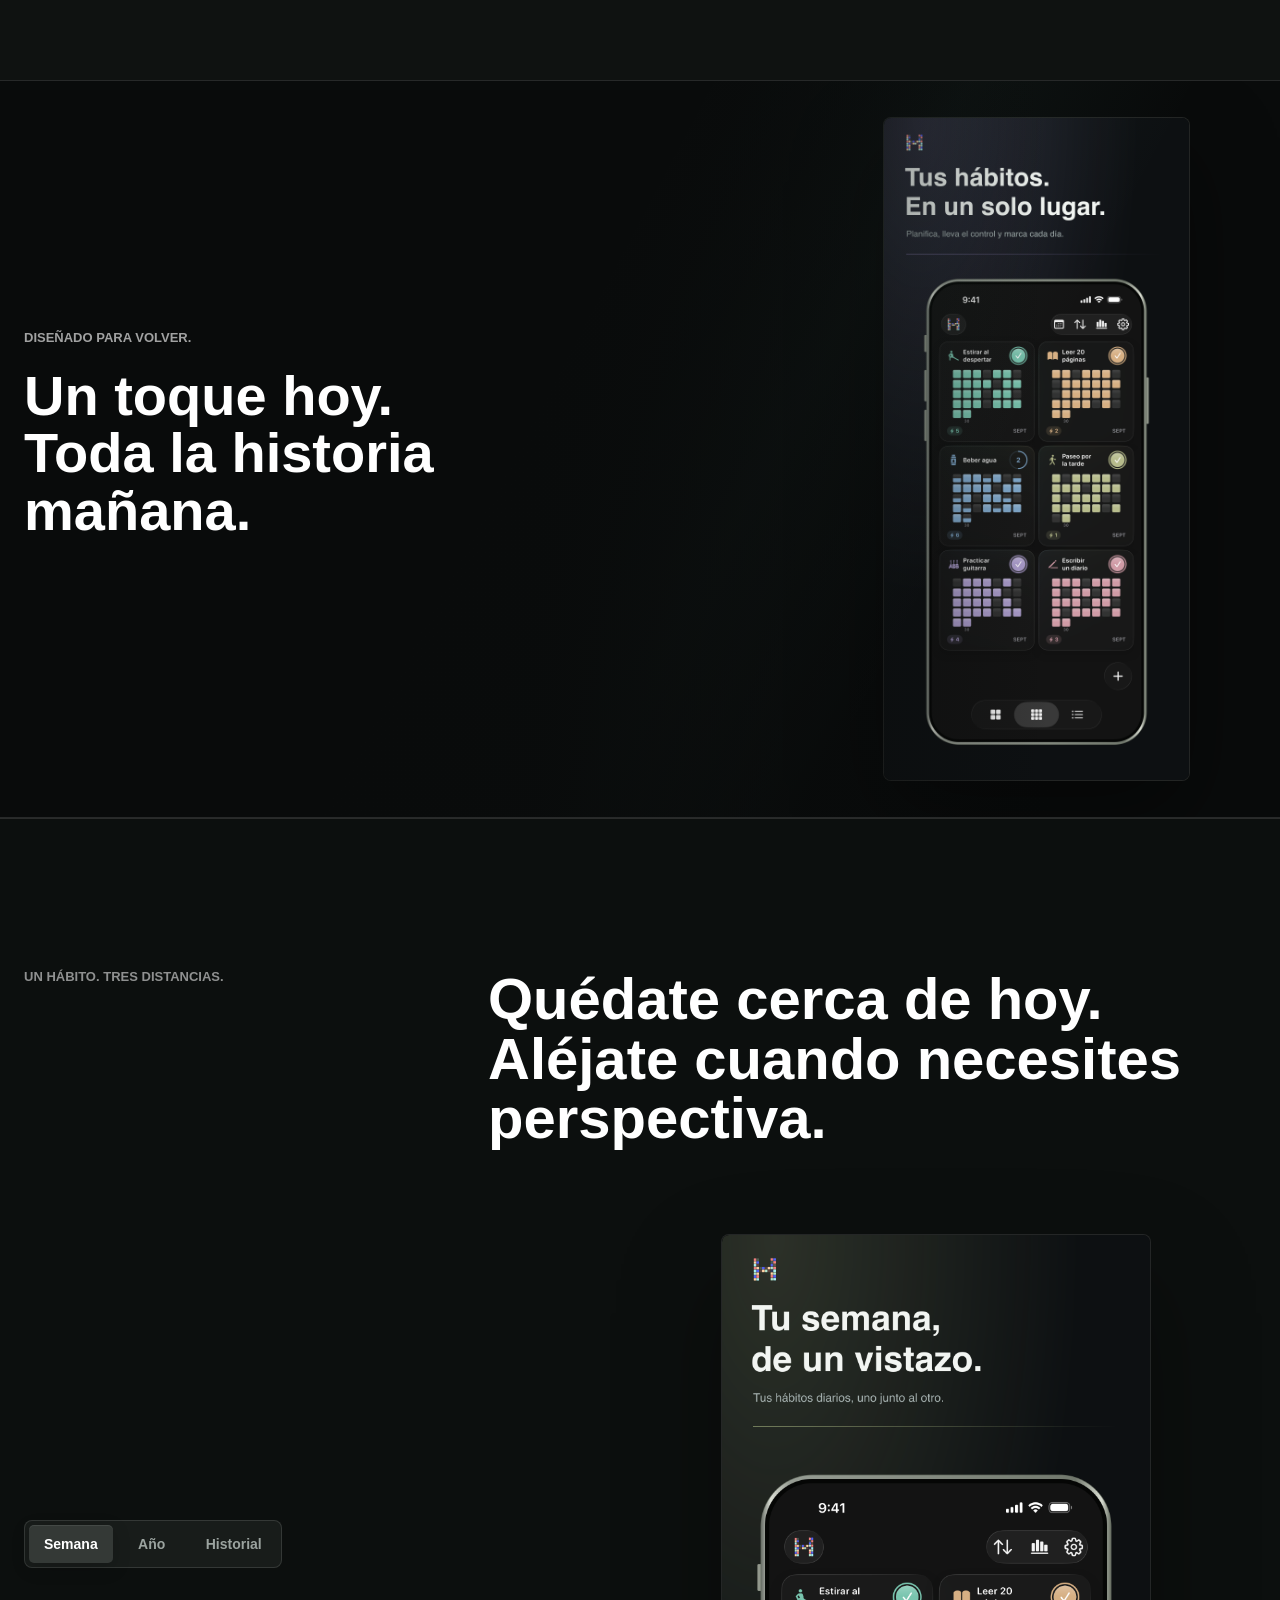
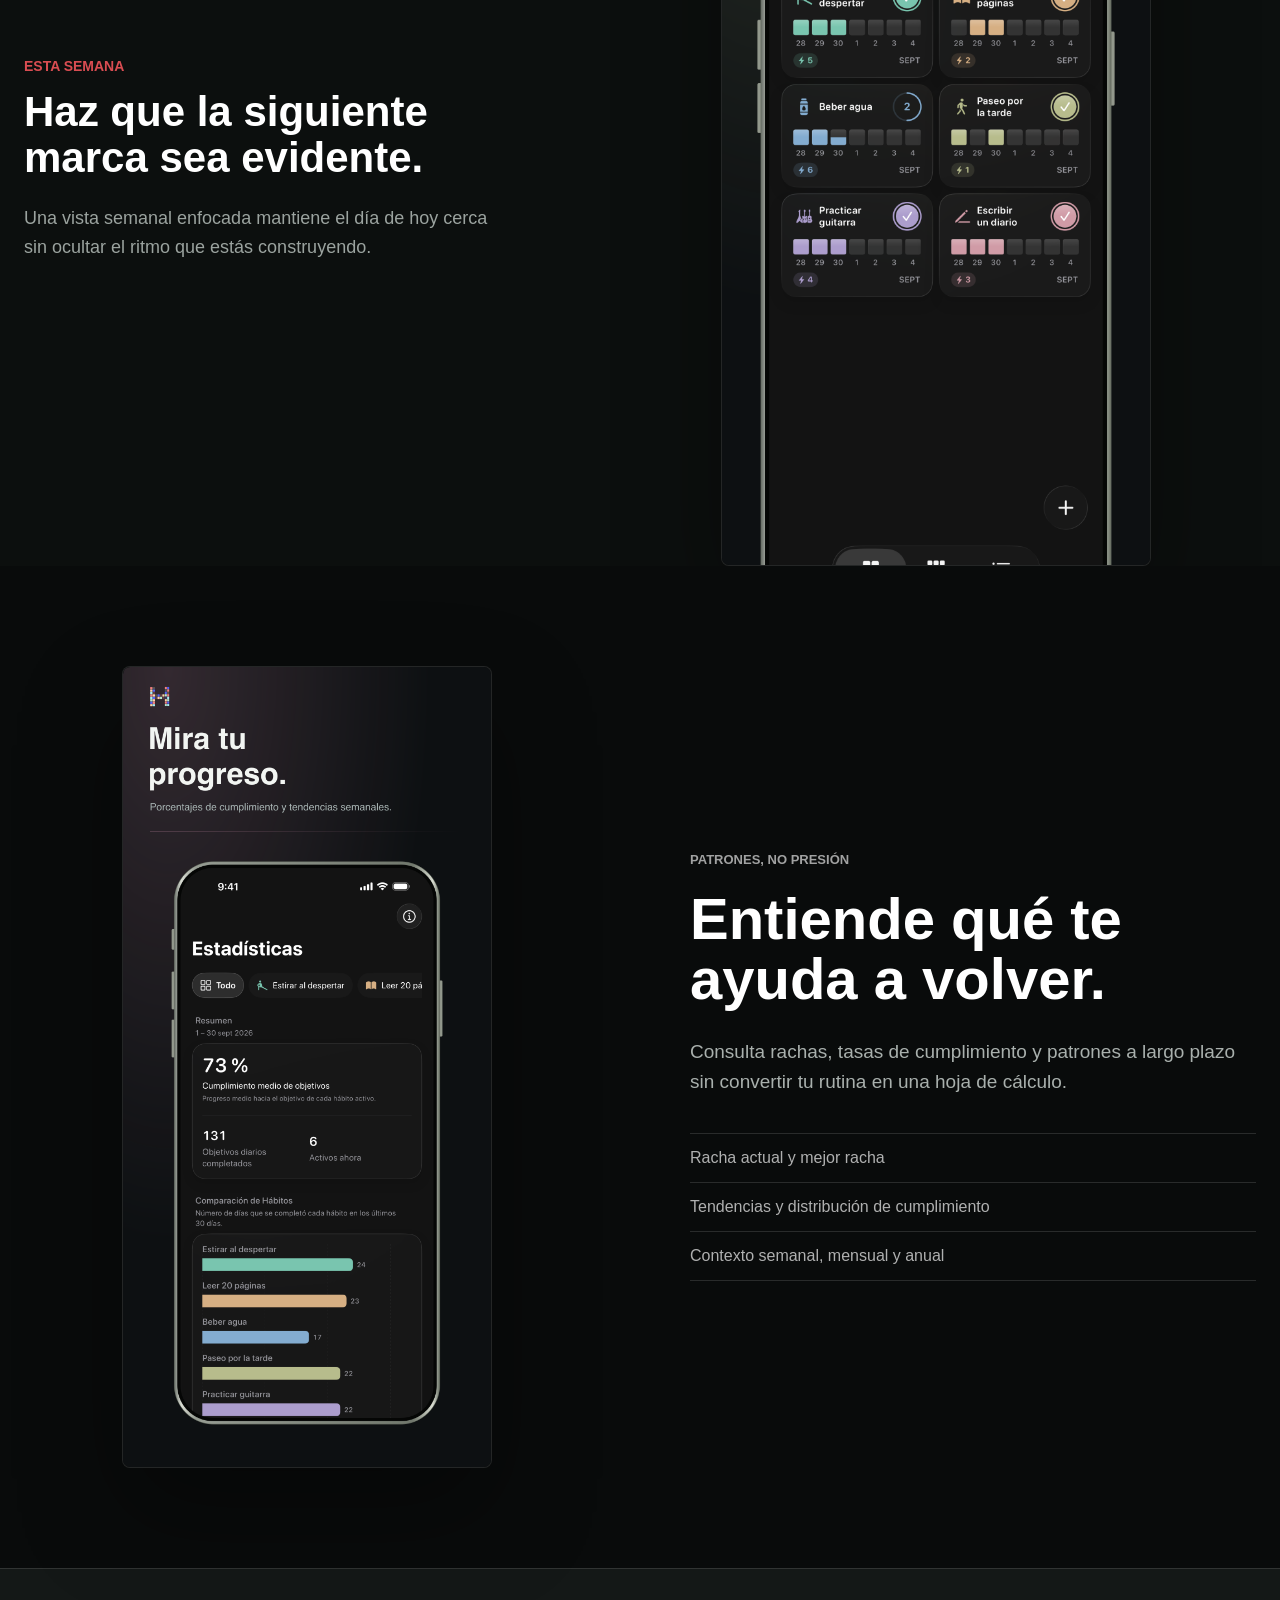
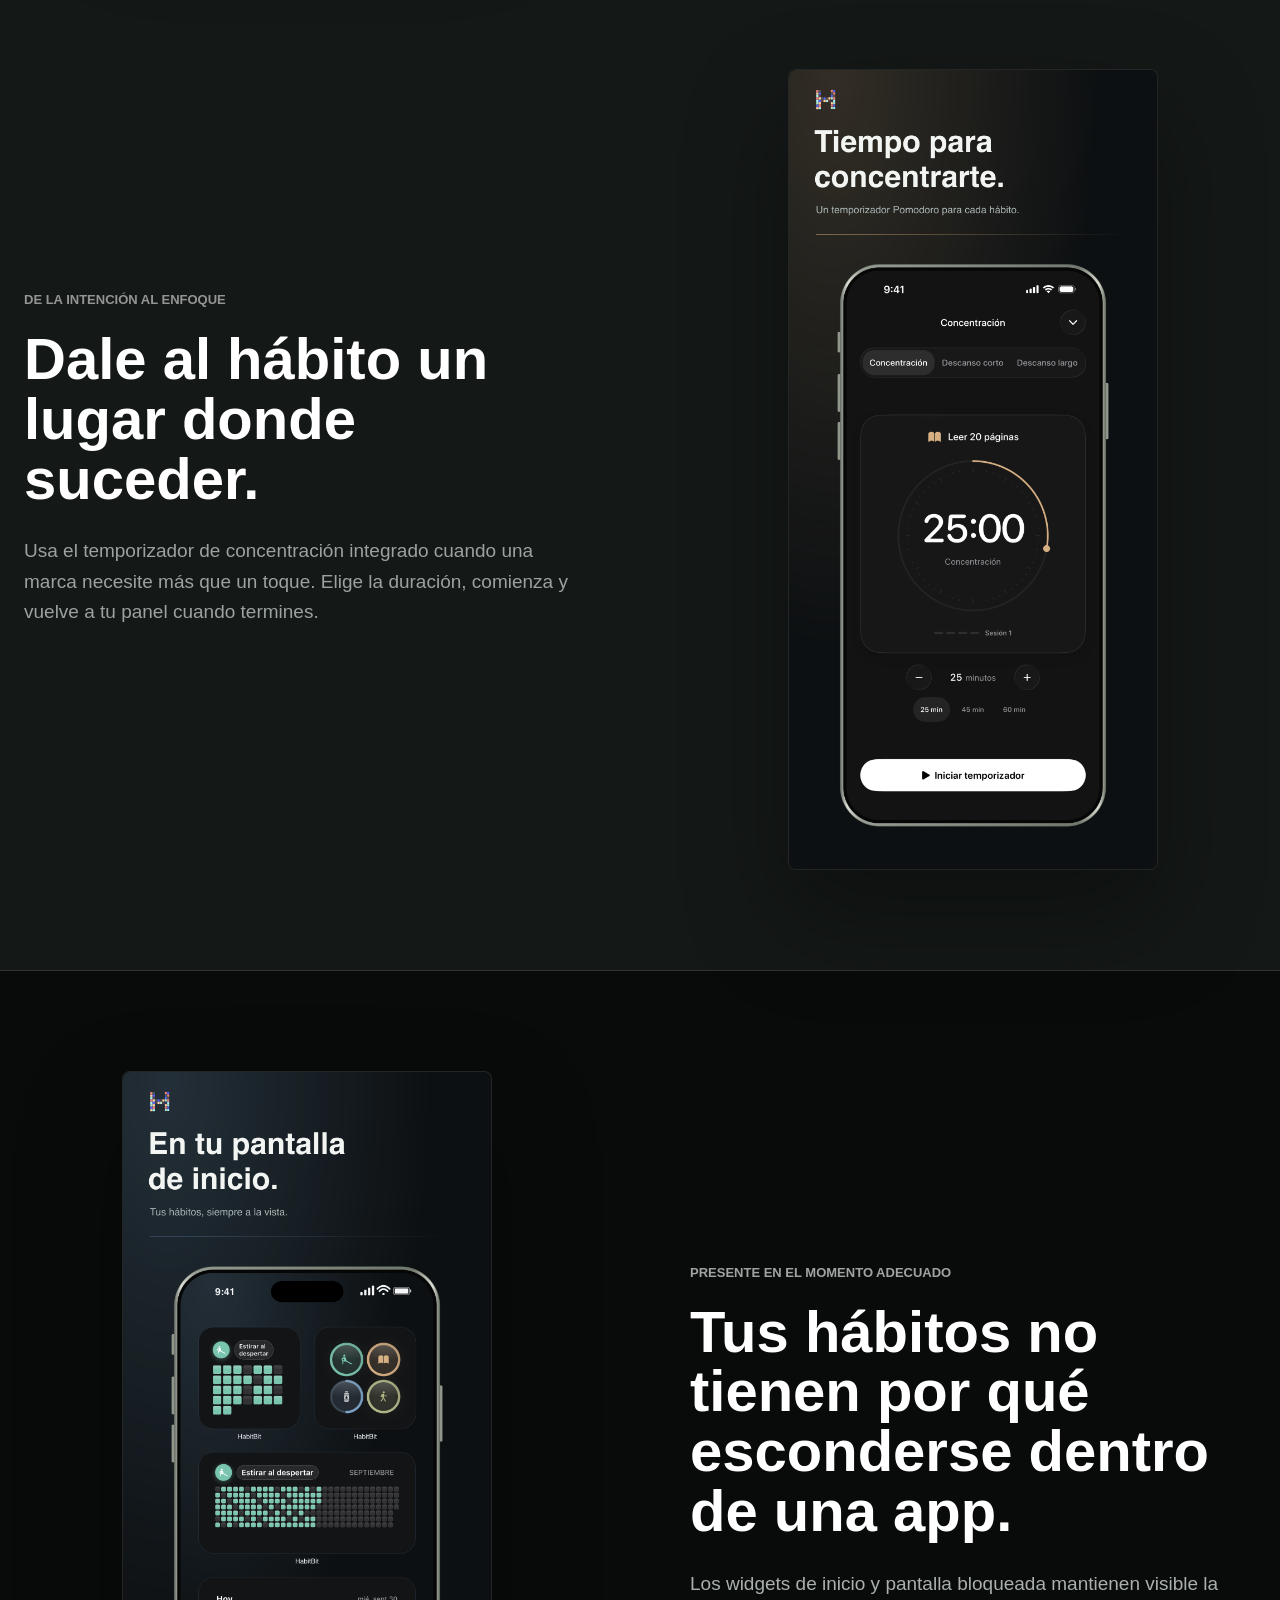
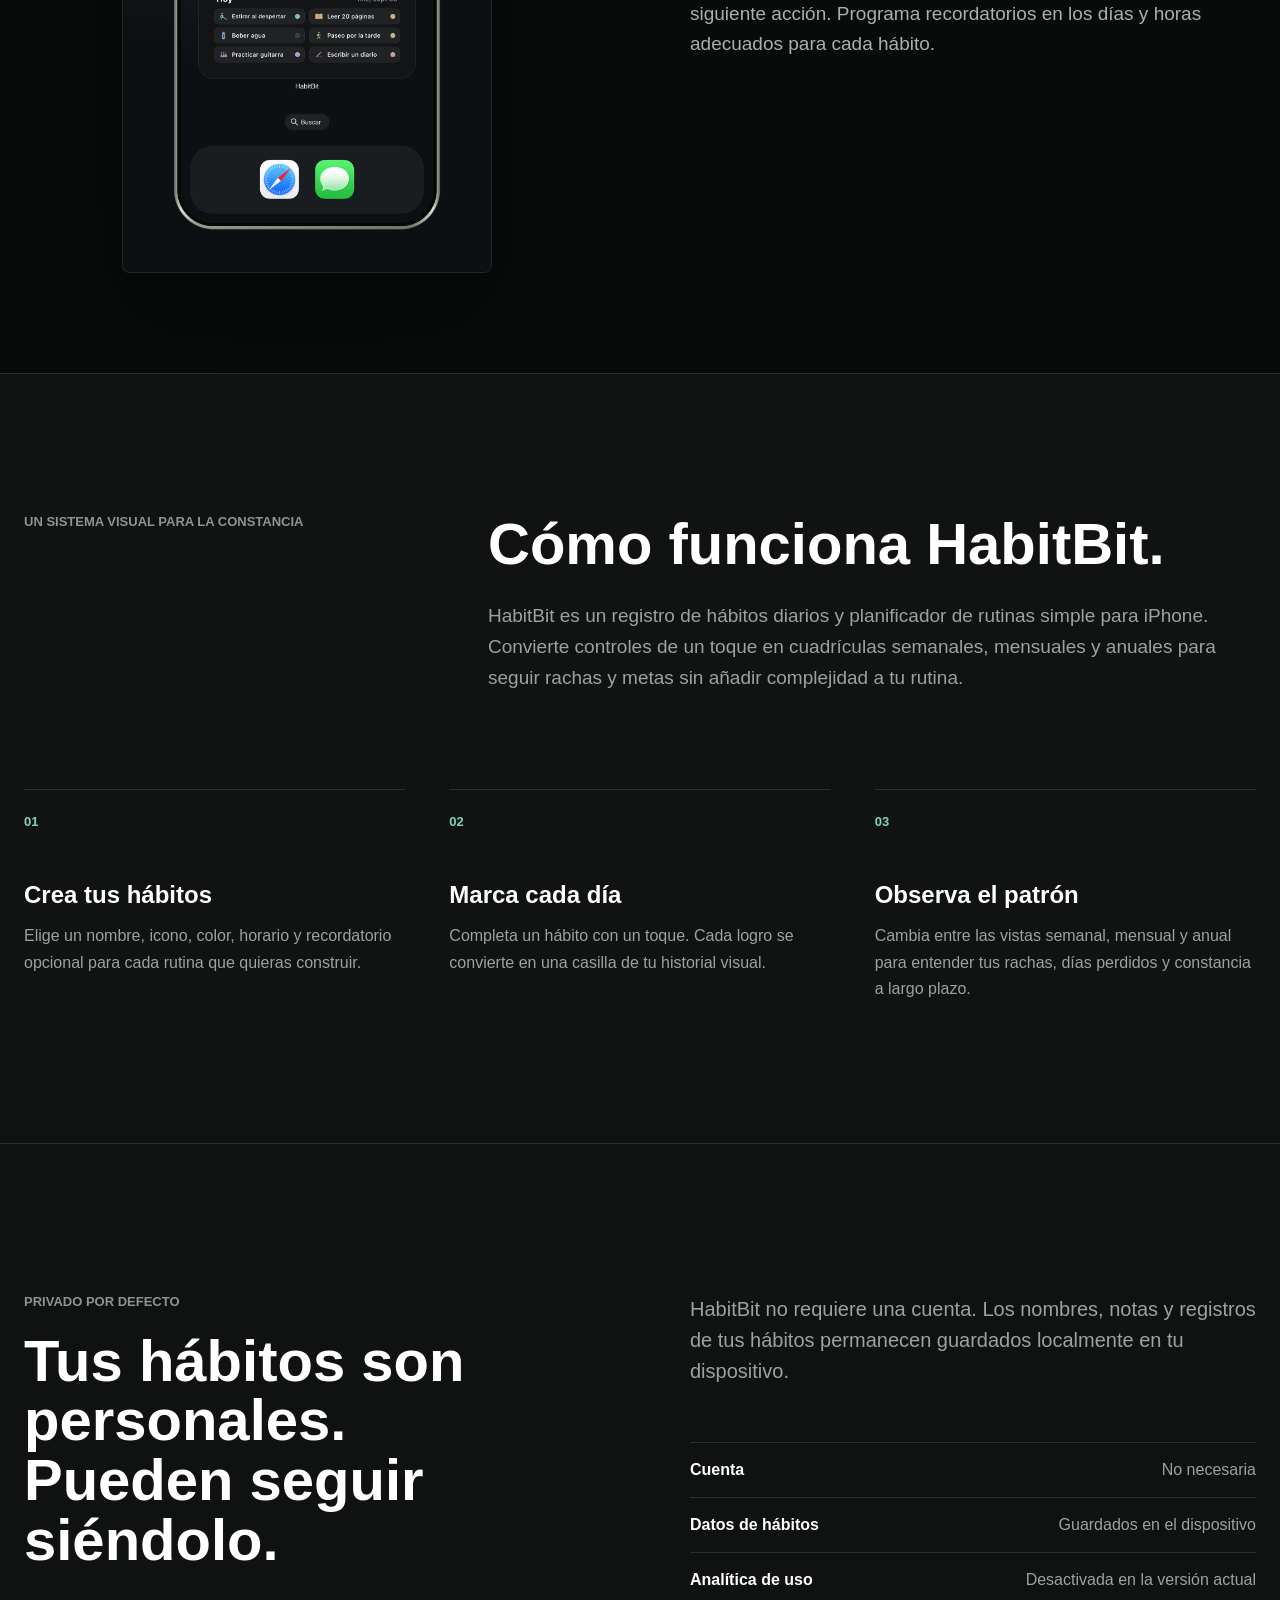
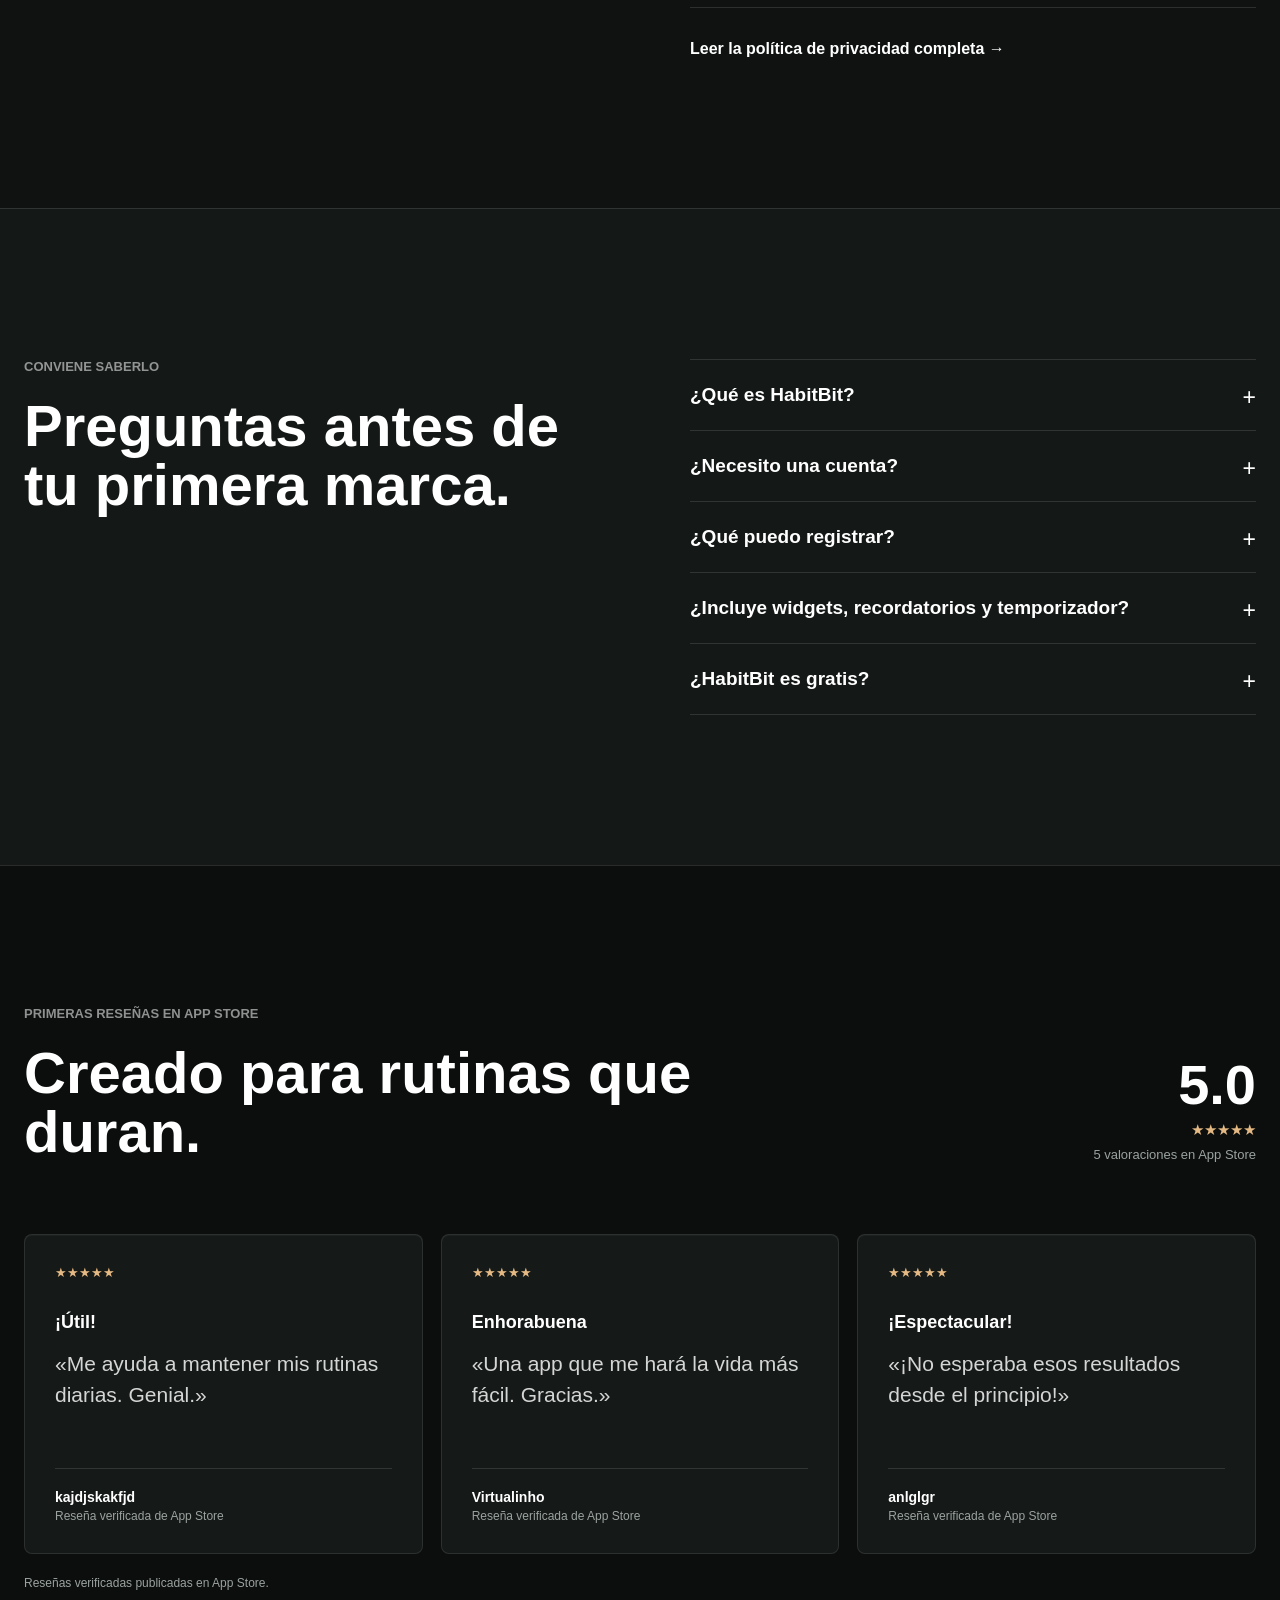
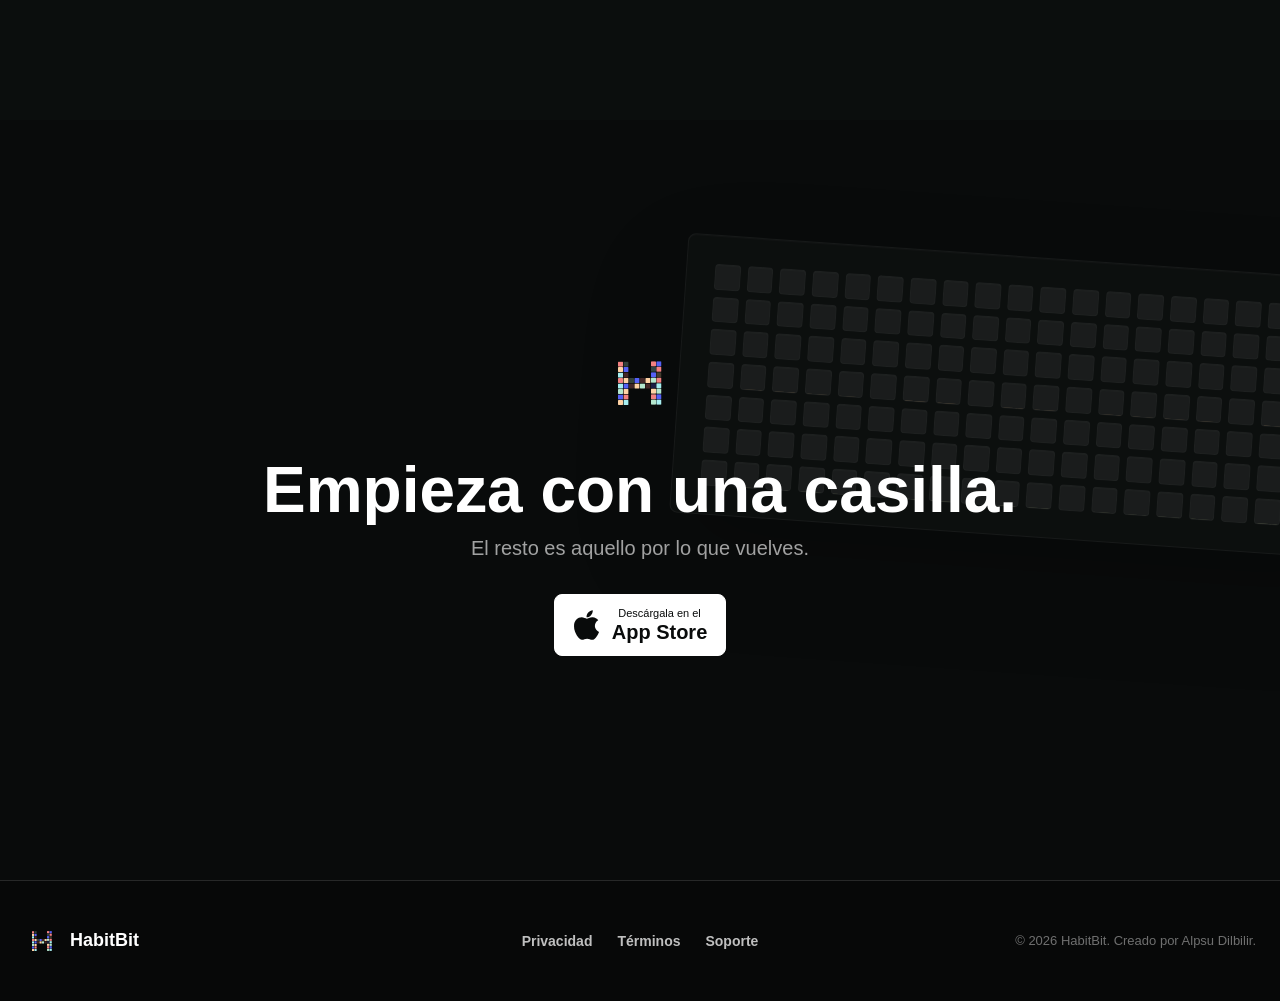
<file: es/index.html>
<!doctype html>
<html lang="es" data-screen-base="../assets/screens/es/">
<head>
    <meta charset="utf-8">
    <meta name="viewport" content="width=device-width, initial-scale=1">
    <script>document.documentElement.classList.add('js');</script>
    <title>HabitBit - Registro de hábitos visual y simple para iPhone</title>
    <meta name="description" content="HabitBit es un registro visual de hábitos para iPhone. Crea rutinas con cuadrículas, recordatorios, widgets, rachas y temporizador de concentración.">
    <meta name="robots" content="index, follow, max-image-preview:large">
    <meta name="theme-color" content="#0c0d0e">
    <meta name="apple-mobile-web-app-capable" content="yes">
    <meta name="apple-itunes-app" content="app-id=6755720599">
    <link rel="canonical" href="https://www.habitbit.app/es/">
    <link rel="alternate" hreflang="en" href="https://www.habitbit.app/">
    <link rel="alternate" hreflang="tr" href="https://www.habitbit.app/tr/">
    <link rel="alternate" hreflang="de" href="https://www.habitbit.app/de/">
    <link rel="alternate" hreflang="fr" href="https://www.habitbit.app/fr/">
    <link rel="alternate" hreflang="es" href="https://www.habitbit.app/es/">
    <link rel="alternate" hreflang="it" href="https://www.habitbit.app/it/">
    <link rel="alternate" hreflang="pt-BR" href="https://www.habitbit.app/pt-br/">
    <link rel="alternate" hreflang="ja" href="https://www.habitbit.app/ja/">
    <link rel="alternate" hreflang="ko" href="https://www.habitbit.app/ko/">
    <link rel="alternate" hreflang="zh-Hans" href="https://www.habitbit.app/zh-hans/">
    <link rel="alternate" hreflang="x-default" href="https://www.habitbit.app/">
    <link rel="icon" type="image/png" href="../habitbit.png">
    <link rel="apple-touch-icon" href="../habitbit.png">
    <link rel="preload" href="../assets/screens/es/02-habit-overview.png" as="image">
    <link rel="stylesheet" href="../styles.css?v=10">
    <meta property="og:type" content="website">
    <meta property="og:site_name" content="HabitBit">
    <meta property="og:locale" content="es_ES">
    <meta property="og:title" content="HabitBit - Registro de hábitos visual y simple para iPhone">
    <meta property="og:description" content="Un registro de hábitos diarios y planificador de rutinas simple con progreso semanal, mensual y anual.">
    <meta property="og:url" content="https://www.habitbit.app/es/">
    <meta property="og:image" content="https://www.habitbit.app/assets/screens/es/02-habit-overview.png">
    <meta property="og:image:alt" content="La app HabitBit mostrando el seguimiento visual de hábitos en iPhone">
    <meta name="twitter:card" content="summary_large_image">
        <script type="application/ld+json">
    {
      "@context": "https://schema.org",
      "@type": "SoftwareApplication",
      "name": "HabitBit",
      "url": "https://www.habitbit.app/es/",
      "downloadUrl": "https://apps.apple.com/app/id6755720599",
      "image": "https://www.habitbit.app/habitbit.png",
      "operatingSystem": "iOS",
      "applicationCategory": "ProductivityApplication",
      "description": "HabitBit es un registro de hábitos visual y simple para iPhone con controles diarios, cuadrículas semanales, mensuales y anuales, recordatorios, widgets, estadísticas de rachas y temporizador de concentración.",
      "featureList": [
        "Una vista semanal enfocada mantiene el día de hoy cerca sin ocultar el ritmo que estás construyendo.",
        "Racha actual y mejor racha",
        "Los widgets de inicio y pantalla bloqueada mantienen visible la siguiente acción. Programa recordatorios en los días y horas adecuados para cada hábito.",
        "Tendencias y distribución de cumplimiento",
        "Dale al hábito un lugar donde suceder.",
        "HabitBit no requiere una cuenta. Los nombres, notas y registros de tus hábitos permanecen guardados localmente en tu dispositivo."
      ],
      "screenshot": "https://www.habitbit.app/assets/screens/es/02-habit-overview.png",
      "softwareRequirements": "iOS / iPhone",
      "inLanguage": "es",
      "isAccessibleForFree": true,
      "aggregateRating": {
        "@type": "AggregateRating",
        "ratingValue": "5.0",
        "bestRating": "5",
        "ratingCount": "5"
      },
      "offers": {
        "@type": "Offer",
        "price": "0",
        "priceCurrency": "USD",
        "description": "HabitBit se puede descargar y usar gratis. Las compras Pro opcionales desbloquean hábitos ilimitados, estadísticas avanzadas, widgets Pro, importación y exportación de archivos y más colores. Los planes y precios locales aparecen en la app."
      },
      "author": {
        "@type": "Person",
        "name": "Alpsu Dilbilir"
      }
    }
    </script>
        <script type="application/ld+json">
    {
      "@context": "https://schema.org",
      "@type": "FAQPage",
      "mainEntity": [
        {
          "@type": "Question",
          "name": "¿Qué es HabitBit?",
          "acceptedAnswer": {
            "@type": "Answer",
            "text": "HabitBit es un registro de hábitos visual y simple para iPhone. Los controles diarios forman cuadrículas semanales, mensuales y anuales que facilitan ver rutinas, rachas y progreso a largo plazo."
          }
        },
        {
          "@type": "Question",
          "name": "¿Necesito una cuenta?",
          "acceptedAnswer": {
            "@type": "Answer",
            "text": "No. Puedes empezar a registrar sin crear una cuenta. Los datos de tus hábitos se guardan localmente en tu dispositivo."
          }
        },
        {
          "@type": "Question",
          "name": "¿Qué puedo registrar?",
          "acceptedAnswer": {
            "@type": "Answer",
            "text": "HabitBit funciona como registro diario de hábitos, rachas y metas, y como planificador de rutinas para ejercicio, lectura, hidratación, estudio, mindfulness o cualquier acción repetida. Cada hábito puede tener su propio icono, color, horario y recordatorio."
          }
        },
        {
          "@type": "Question",
          "name": "¿Incluye widgets, recordatorios y temporizador?",
          "acceptedAnswer": {
            "@type": "Answer",
            "text": "Sí. HabitBit incluye widgets para la pantalla de inicio y bloqueada, recordatorios programados y un temporizador de concentración estilo Pomodoro."
          }
        },
        {
          "@type": "Question",
          "name": "¿HabitBit es gratis?",
          "acceptedAnswer": {
            "@type": "Answer",
            "text": "HabitBit se puede descargar y usar gratis. Las compras Pro opcionales desbloquean hábitos ilimitados, estadísticas avanzadas, widgets Pro, importación y exportación de archivos y más colores. Los planes y precios locales aparecen en la app."
          }
        }
      ]
    }
    </script>
</head>
<body>
    <a class="skip-link" href="#main">Ir al contenido</a>
    <div class="page-light" aria-hidden="true"></div>
    <nav class="site-nav" aria-label="Funciones">
        <a class="brand" href="#top" aria-label="HabitBit home">
            <img src="../habitbit.png" alt="" width="42" height="42">
            <span>HabitBit</span>
        </a>
        <div class="nav-links">
            <a href="#experience">Funciones</a>
            <a href="#how-it-works">Cómo funciona</a>
            <a href="#questions">FAQ</a>
        </div>
        <div class="nav-actions">
            <details class="language-menu">
                <summary aria-label="Elegir idioma">ES</summary>
                <div class="language-options">
                    <a lang="en" href="https://www.habitbit.app/">English</a><a lang="tr" href="https://www.habitbit.app/tr/">Türkçe</a><a lang="de" href="https://www.habitbit.app/de/">Deutsch</a><a lang="fr" href="https://www.habitbit.app/fr/">Français</a><a lang="es" href="https://www.habitbit.app/es/">Español</a><a lang="it" href="https://www.habitbit.app/it/">Italiano</a><a lang="pt-BR" href="https://www.habitbit.app/pt-br/">Português</a><a lang="ja" href="https://www.habitbit.app/ja/">日本語</a><a lang="ko" href="https://www.habitbit.app/ko/">한국어</a><a lang="zh-Hans" href="https://www.habitbit.app/zh-hans/">简体中文</a>
                </div>
            </details>
            <a class="nav-download" href="https://apps.apple.com/app/id6755720599" target="_blank" rel="noopener noreferrer">Descargar app</a>
        </div>
    </nav>

    <main id="main">
        <section class="hero" id="top" aria-labelledby="hero-title">
            <div class="hero-grid" id="hero-grid" aria-hidden="true"></div>
            <div class="hero-shade" aria-hidden="true"></div>
            <div class="hero-copy reveal">
                <p class="eyebrow">HabitBit para iPhone</p>
                <h1 id="hero-title">El registro de hábitos visual y simple para iPhone.</h1>
                <p class="hero-lede">Crea hábitos diarios sin complicaciones. Márcalos con un toque y observa tus rutinas, rachas y progreso durante una semana, un mes o todo un año.</p>
                <a class="app-store-button" href="https://apps.apple.com/app/id6755720599" target="_blank" rel="noopener noreferrer" aria-label="Descargar app: HabitBit">
                    <svg viewBox="0 0 384 512" aria-hidden="true"><path d="M318.7 268.7c-.2-36.7 16.4-64.4 50-84.8-18.8-26.9-47.2-41.7-84.7-44.6-35.5-2.8-74.3 20.7-88.5 20.7-15 0-49.4-19.7-76.4-19.7C63.3 141.2 4 184.8 4 273.5c0 26.2 4.8 53.3 14.4 81.2 12.8 36.7 59 126.7 107.2 125.2 25.2-.6 43-17.9 75.8-17.9 31.8 0 48.3 17.9 76.4 17.9 48.6-.7 90.4-82.5 102.6-119.3-65.2-30.7-61.7-90-61.7-91.9zM262.1 104.5c27.3-32.4 24.8-61.9 24-72.5-24.1 1.4-52 16.4-67.9 34.9-17.5 19.8-27.8 44.3-25.6 71.9 26.1 2 52.3-11.4 69.5-34.3z"/></svg>
                    <span><small>Descárgala en el</small><strong>App Store</strong></span>
                </a>
                <p class="hero-note">No necesitas una cuenta. Tus hábitos permanecen en tu dispositivo.</p>
            </div>
            <a class="scroll-cue" href="#proof" aria-label="Ver el año"><span>Ver el año</span><span aria-hidden="true">↓</span></a>
        </section>

        <section class="proof" id="proof" aria-labelledby="proof-title">
            <div class="section-shell proof-copy reveal">
                <p class="eyebrow dark">La idea detrás de HabitBit</p>
                <h2 id="proof-title">Un año debería verse como algo.</h2>
                <p>La motivación es difícil de recordar. Es más fácil confiar en el progreso cuando cada día deja una marca.</p>
            </div>
            <div class="year-stage" aria-label="Un año debería verse como algo.">
                <div class="year-grid" id="year-grid" aria-hidden="true"></div>
                <div class="year-caption"><strong>365</strong><span>pequeñas decisiones hechas visibles</span></div>
            </div>
        </section>

        <section class="film" aria-labelledby="film-title">
            <img class="film-media" src="../assets/screens/es/02-habit-overview.png" alt="La app HabitBit mostrando el seguimiento visual de hábitos en iPhone" width="1320" height="2868" loading="lazy">
            <div class="film-overlay" aria-hidden="true"></div>
            <div class="film-copy section-shell reveal">
                <p class="eyebrow">Diseñado para volver.</p>
                <h2 id="film-title">Un toque hoy.<br>Toda la historia mañana.</h2>
            </div>
        </section>

        <section class="experience" id="experience" aria-labelledby="experience-title">
            <div class="section-shell experience-heading reveal">
                <p class="eyebrow dark">Un hábito. Tres distancias.</p>
                <h2 id="experience-title">Quédate cerca de hoy.<br>Aléjate cuando necesites perspectiva.</h2>
            </div>
            <div class="mode-explorer section-shell">
                <div class="mode-copy reveal">
                    <div class="mode-control" role="tablist" aria-label="Un hábito. Tres distancias.">
                        <button type="button" role="tab" aria-selected="true" data-mode="week">Semana</button>
                        <button type="button" role="tab" aria-selected="false" data-mode="year">Año</button>
                        <button type="button" role="tab" aria-selected="false" data-mode="detail">Historial</button>
                    </div>
                    <p class="mode-kicker" id="mode-kicker">Esta semana</p>
                    <h3 id="mode-title">Haz que la siguiente marca sea evidente.</h3>
                    <p id="mode-description">Una vista semanal enfocada mantiene el día de hoy cerca sin ocultar el ritmo que estás construyendo.</p>
                </div>
                <div class="device-stage reveal">
                    <div class="device" aria-live="polite">
                        <img id="mode-image" src="../assets/screens/es/07-weekly-view.png" alt="Cuadrícula semanal de HabitBit en iPhone" width="1320" height="2868">
                    </div>
                </div>
            </div>
        </section>

        <section class="product-stories" aria-label="Funciones">
            <article class="story story-dark">
                <div class="story-media reveal"><div class="device device-small"><img src="../assets/screens/es/05-statistics.png" alt="Entiende qué te ayuda a volver." loading="lazy" width="1320" height="2868"></div></div>
                <div class="story-copy reveal">
                    <p class="eyebrow">Patrones, no presión</p>
                    <h2>Entiende qué te ayuda a volver.</h2>
                    <p>Consulta rachas, tasas de cumplimiento y patrones a largo plazo sin convertir tu rutina en una hoja de cálculo.</p>
                    <ul><li>Racha actual y mejor racha</li><li>Tendencias y distribución de cumplimiento</li><li>Contexto semanal, mensual y anual</li></ul>
                </div>
            </article>
            <article class="story story-light story-reverse">
                <div class="story-media reveal"><div class="device device-small"><img src="../assets/screens/es/04-pomodoro-focus.png" alt="Dale al hábito un lugar donde suceder." loading="lazy" width="1320" height="2868"></div></div>
                <div class="story-copy reveal">
                    <p class="eyebrow dark">De la intención al enfoque</p>
                    <h2>Dale al hábito un lugar donde suceder.</h2>
                    <p>Usa el temporizador de concentración integrado cuando una marca necesite más que un toque. Elige la duración, comienza y vuelve a tu panel cuando termines.</p>
                </div>
            </article>
            <article class="story story-dark">
                <div class="story-media reveal"><div class="device device-small"><img src="../assets/screens/es/03-home-screen-widgets.png" alt="Tus hábitos no tienen por qué esconderse dentro de una app." loading="lazy" width="1320" height="2868"></div></div>
                <div class="story-copy reveal">
                    <p class="eyebrow">Presente en el momento adecuado</p>
                    <h2>Tus hábitos no tienen por qué esconderse dentro de una app.</h2>
                    <p>Los widgets de inicio y pantalla bloqueada mantienen visible la siguiente acción. Programa recordatorios en los días y horas adecuados para cada hábito.</p>
                </div>
            </article>
        </section>

        <section class="how-it-works" id="how-it-works" aria-labelledby="how-title">
            <div class="section-shell how-heading reveal">
                <p class="eyebrow dark">Un sistema visual para la constancia</p>
                <h2 id="how-title">Cómo funciona HabitBit.</h2>
                <p>HabitBit es un registro de hábitos diarios y planificador de rutinas simple para iPhone. Convierte controles de un toque en cuadrículas semanales, mensuales y anuales para seguir rachas y metas sin añadir complejidad a tu rutina.</p>
            </div>
            <div class="section-shell how-steps">
                <article class="reveal"><span>01</span><h3>Crea tus hábitos</h3><p>Elige un nombre, icono, color, horario y recordatorio opcional para cada rutina que quieras construir.</p></article>
                <article class="reveal"><span>02</span><h3>Marca cada día</h3><p>Completa un hábito con un toque. Cada logro se convierte en una casilla de tu historial visual.</p></article>
                <article class="reveal"><span>03</span><h3>Observa el patrón</h3><p>Cambia entre las vistas semanal, mensual y anual para entender tus rachas, días perdidos y constancia a largo plazo.</p></article>
            </div>
        </section>

        <section class="privacy" id="privacy" aria-labelledby="privacy-title">
            <div class="section-shell privacy-layout">
                <div class="privacy-copy reveal"><p class="eyebrow dark">Privado por defecto</p><h2 id="privacy-title">Tus hábitos son personales.<br>Pueden seguir siéndolo.</h2></div>
                <div class="privacy-details reveal">
                    <p>HabitBit no requiere una cuenta. Los nombres, notas y registros de tus hábitos permanecen guardados localmente en tu dispositivo.</p>
                    <dl><div><dt>Cuenta</dt><dd>No necesaria</dd></div><div><dt>Datos de hábitos</dt><dd>Guardados en el dispositivo</dd></div><div><dt>Analítica de uso</dt><dd>Desactivada en la versión actual</dd></div></dl>
                    <a class="text-link" href="../privacy.html">Leer la política de privacidad completa <span aria-hidden="true">→</span></a>
                </div>
            </div>
        </section>

        <section class="questions" id="questions" aria-labelledby="questions-title">
            <div class="section-shell questions-layout">
                <div class="questions-heading reveal"><p class="eyebrow dark">Conviene saberlo</p><h2 id="questions-title">Preguntas antes de tu primera marca.</h2></div>
                <div class="faq reveal">
                    <details><summary>¿Qué es HabitBit?</summary><p>HabitBit es un registro de hábitos visual y simple para iPhone. Los controles diarios forman cuadrículas semanales, mensuales y anuales que facilitan ver rutinas, rachas y progreso a largo plazo.</p></details>
                    <details><summary>¿Necesito una cuenta?</summary><p>No. Puedes empezar a registrar sin crear una cuenta. Los datos de tus hábitos se guardan localmente en tu dispositivo.</p></details>
                    <details><summary>¿Qué puedo registrar?</summary><p>HabitBit funciona como registro diario de hábitos, rachas y metas, y como planificador de rutinas para ejercicio, lectura, hidratación, estudio, mindfulness o cualquier acción repetida. Cada hábito puede tener su propio icono, color, horario y recordatorio.</p></details>
                    <details><summary>¿Incluye widgets, recordatorios y temporizador?</summary><p>Sí. HabitBit incluye widgets para la pantalla de inicio y bloqueada, recordatorios programados y un temporizador de concentración estilo Pomodoro.</p></details>
                    <details><summary>¿HabitBit es gratis?</summary><p>HabitBit se puede descargar y usar gratis. Las compras Pro opcionales desbloquean hábitos ilimitados, estadísticas avanzadas, widgets Pro, importación y exportación de archivos y más colores. Los planes y precios locales aparecen en la app.</p></details>
                </div>
            </div>
        </section>

        <section class="reviews" id="reviews" aria-labelledby="reviews-title">
            <div class="section-shell reviews-heading reveal">
                <div>
                    <p class="eyebrow dark">Primeras reseñas en App Store</p>
                    <h2 id="reviews-title">Creado para rutinas que duran.</h2>
                </div>
                <a class="rating-summary" href="https://apps.apple.com/app/id6755720599" target="_blank" rel="noopener noreferrer" aria-label="Creado para rutinas que duran.">
                    <strong>5.0</strong>
                    <span class="rating-stars" aria-label="5 / 5">★★★★★</span>
                    <small>5 valoraciones en App Store</small>
                </a>
            </div>
            <div class="section-shell review-grid">
                <article class="review-card reveal">
                    <div class="review-stars" aria-label="5 / 5">★★★★★</div>
                    <h3>¡Útil!</h3>
                    <blockquote>«Me ayuda a mantener mis rutinas diarias. Genial.»</blockquote>
                    <div class="review-meta"><strong>kajdjskakfjd</strong><span>Reseña verificada de App Store</span></div>
                </article>
                <article class="review-card reveal">
                    <div class="review-stars" aria-label="5 / 5">★★★★★</div>
                    <h3>Enhorabuena</h3>
                    <blockquote>«Una app que me hará la vida más fácil. Gracias.»</blockquote>
                    <div class="review-meta"><strong>Virtualinho</strong><span>Reseña verificada de App Store</span></div>
                </article>
                <article class="review-card reveal">
                    <div class="review-stars" aria-label="5 / 5">★★★★★</div>
                    <h3>¡Espectacular!</h3>
                    <blockquote>«¡No esperaba esos resultados desde el principio!»</blockquote>
                    <div class="review-meta"><strong>anlglgr</strong><span>Reseña verificada de App Store</span></div>
                </article>
            </div>
            <p class="section-shell reviews-note">Reseñas verificadas publicadas en App Store.</p>
        </section>

        <section class="final-cta" aria-labelledby="final-title">
            <div class="final-grid" id="final-grid" aria-hidden="true"></div>
            <div class="final-copy reveal">
                <img src="../habitbit.png" alt="" width="78" height="78">
                <h2 id="final-title">Empieza con una casilla.</h2>
                <p>El resto es aquello por lo que vuelves.</p>
                <a class="app-store-button light" href="https://apps.apple.com/app/id6755720599" target="_blank" rel="noopener noreferrer" aria-label="Descargar app: HabitBit">
                    <svg viewBox="0 0 384 512" aria-hidden="true"><path d="M318.7 268.7c-.2-36.7 16.4-64.4 50-84.8-18.8-26.9-47.2-41.7-84.7-44.6-35.5-2.8-74.3 20.7-88.5 20.7-15 0-49.4-19.7-76.4-19.7C63.3 141.2 4 184.8 4 273.5c0 26.2 4.8 53.3 14.4 81.2 12.8 36.7 59 126.7 107.2 125.2 25.2-.6 43-17.9 75.8-17.9 31.8 0 48.3 17.9 76.4 17.9 48.6-.7 90.4-82.5 102.6-119.3-65.2-30.7-61.7-90-61.7-91.9zM262.1 104.5c27.3-32.4 24.8-61.9 24-72.5-24.1 1.4-52 16.4-67.9 34.9-17.5 19.8-27.8 44.3-25.6 71.9 26.1 2 52.3-11.4 69.5-34.3z"/></svg>
                    <span><small>Descárgala en el</small><strong>App Store</strong></span>
                </a>
            </div>
        </section>
    </main>

    <footer>
        <div class="footer-inner">
            <a class="brand footer-brand" href="#top"><img src="../habitbit.png" alt="" width="36" height="36"><span>HabitBit</span></a>
            <div class="footer-links"><a href="../privacy.html">Privacidad</a><a href="../tos.html">Términos</a><a href="mailto:alpsudilbilir@gmail.com">Soporte</a></div>
            <p>© <span id="current-year">2026</span> HabitBit. Creado por Alpsu Dilbilir.</p>
        </div>
    </footer>
    <script type="application/json" id="mode-translations">{"week":{"alt":"Cuadrícula semanal de HabitBit en iPhone","kicker":"Esta semana","title":"Haz que la siguiente marca sea evidente.","description":"Una vista semanal enfocada mantiene el día de hoy cerca sin ocultar el ritmo que estás construyendo."},"year":{"alt":"Cuadrícula anual de HabitBit en iPhone","kicker":"Este año","title":"Mira tu constancia de un vistazo.","description":"La vista anual convierte cientos de pequeñas decisiones en un registro visual de todo lo que has avanzado."},"detail":{"alt":"Historial de hábitos de HabitBit en iPhone","kicker":"Historial del hábito","title":"Descubre la historia detrás de cada casilla.","description":"Revisa logros, vuelve a tus notas y entiende cómo evoluciona un hábito con el tiempo."}}</script>
    <script src="../app.js?v=5" defer></script>
</body>
</html>
</file>
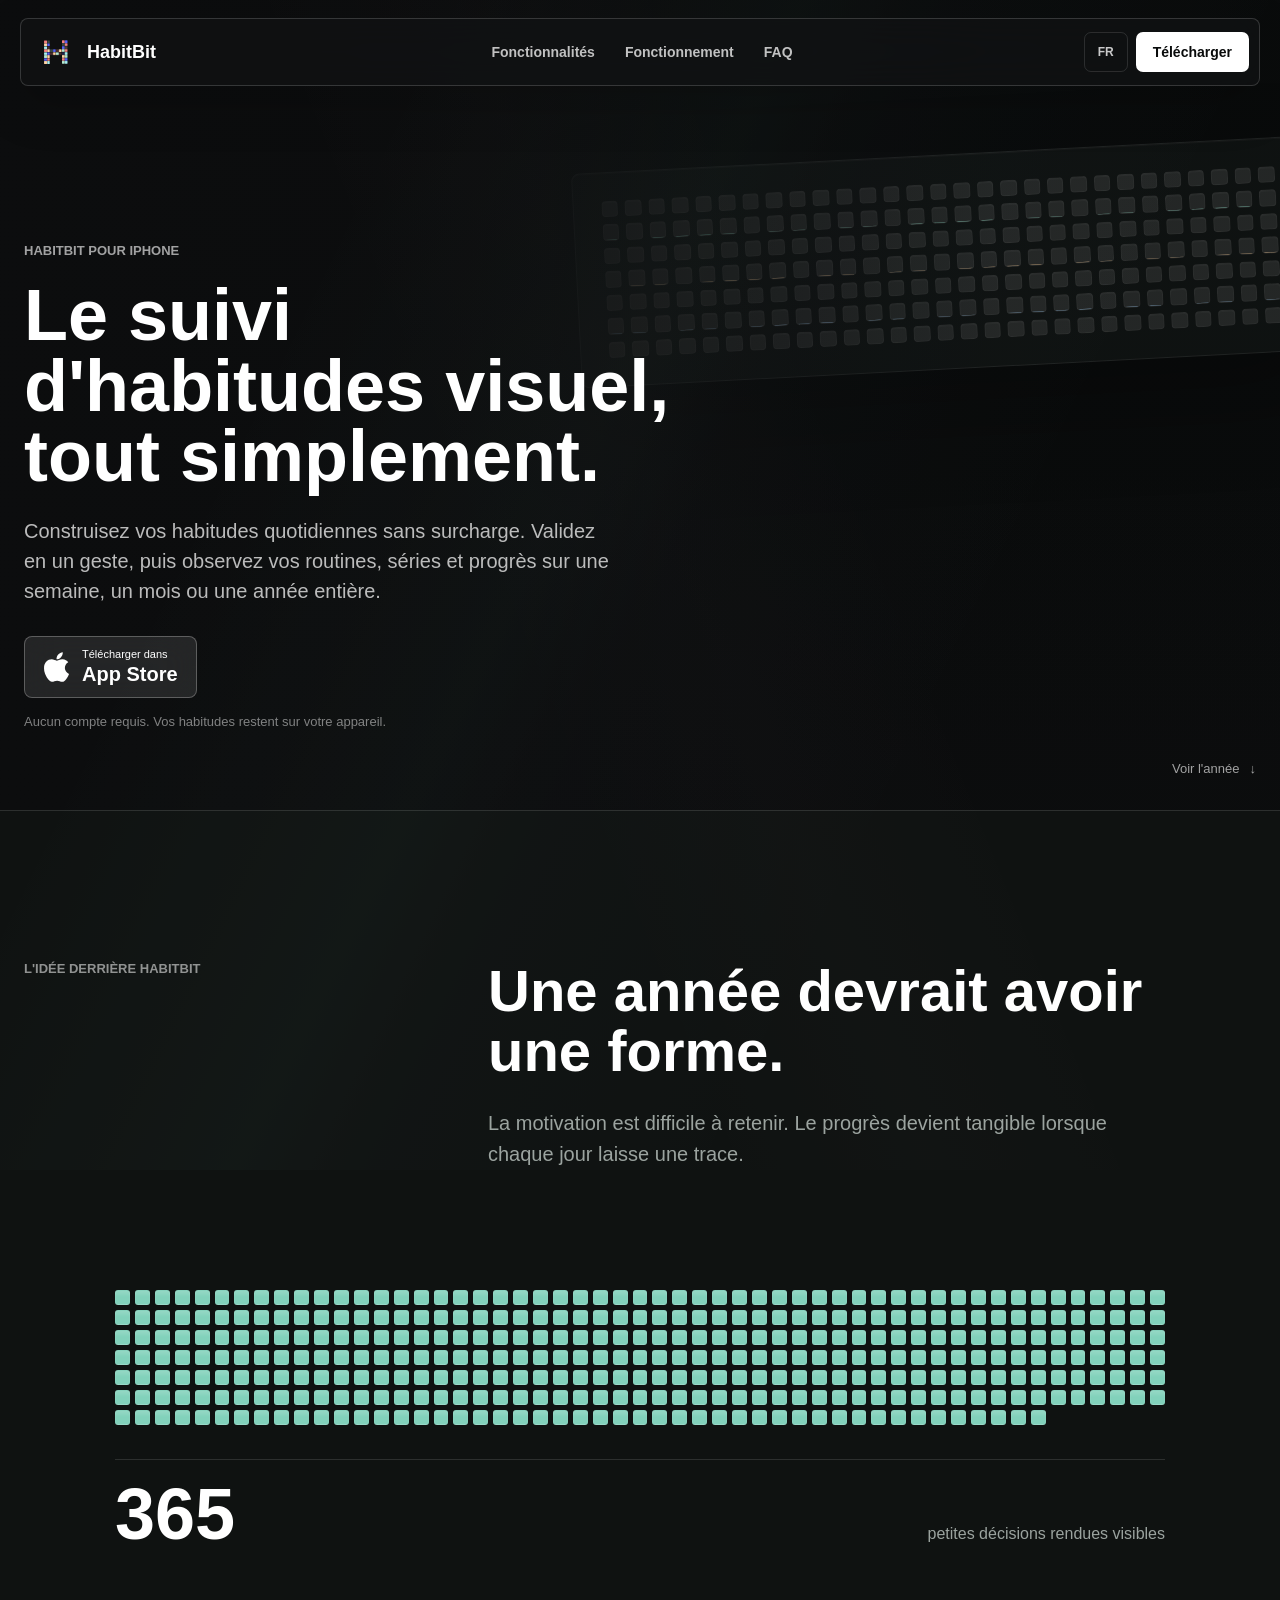
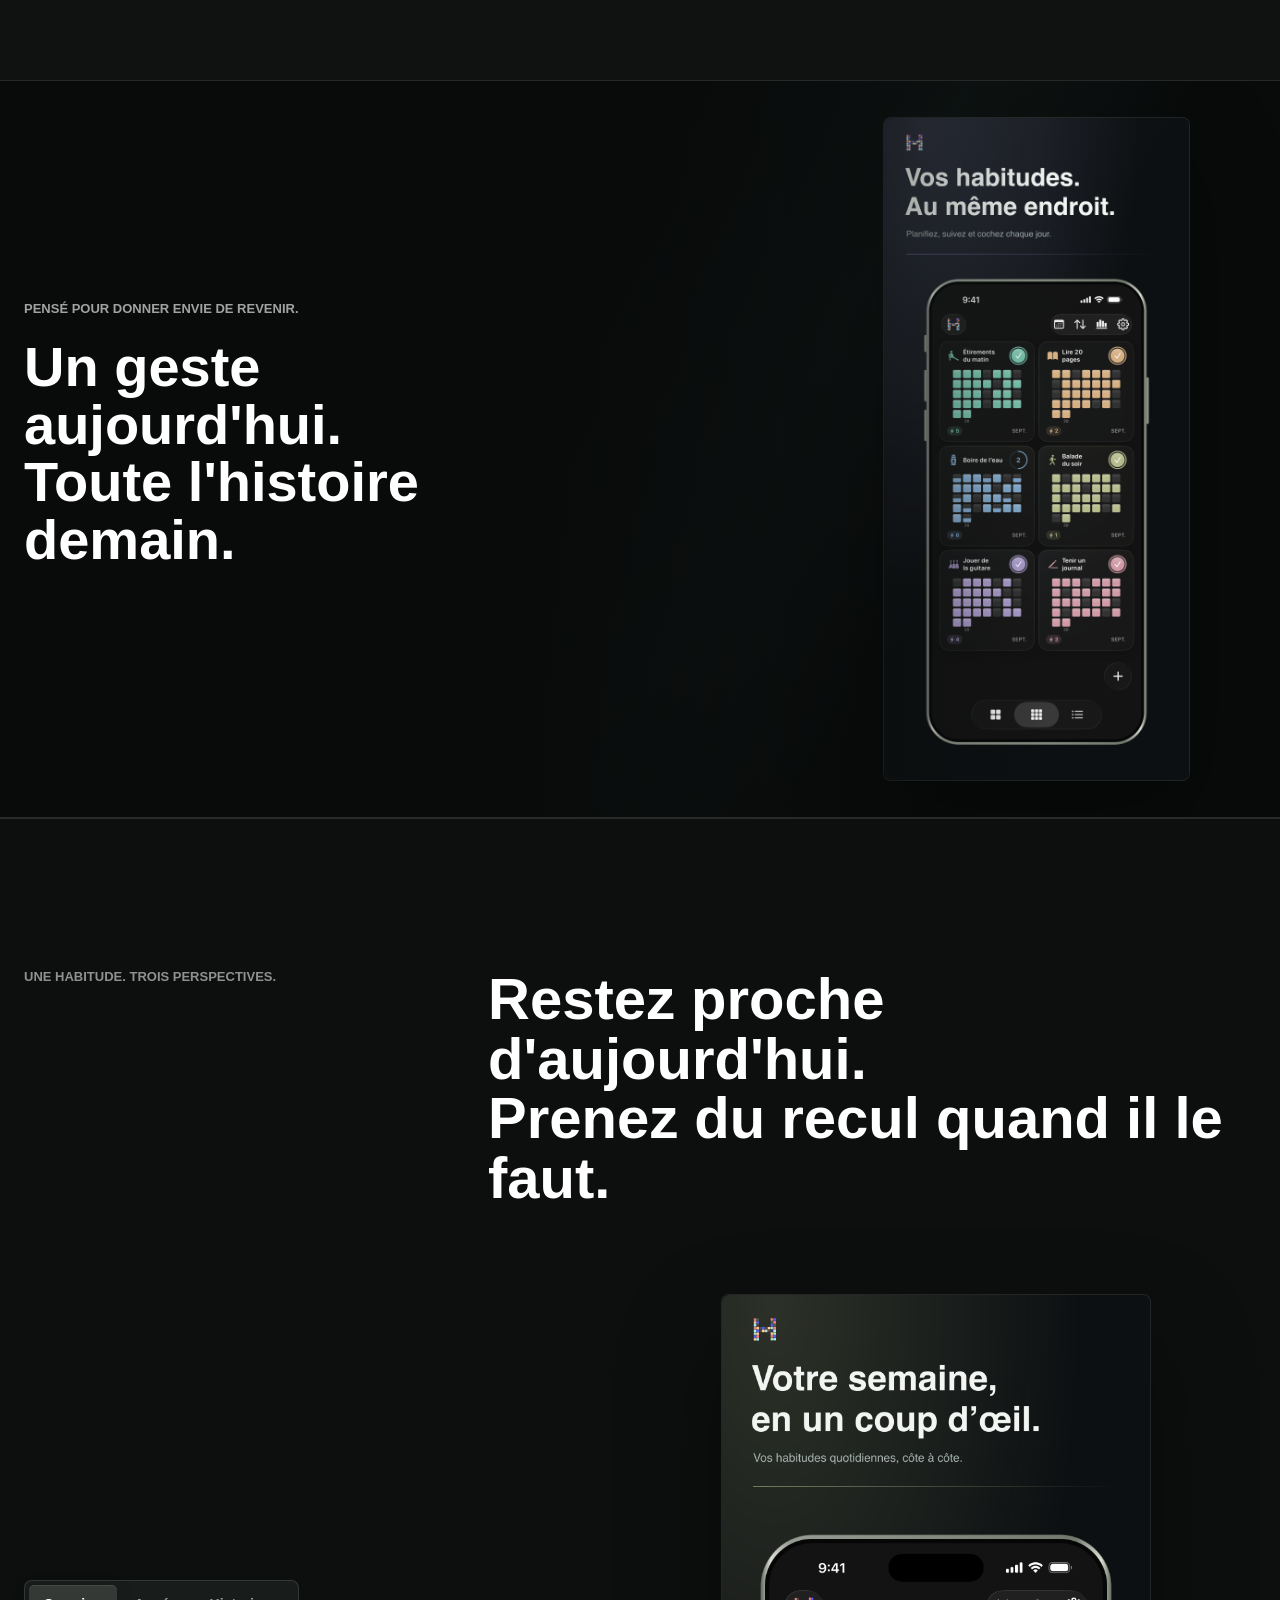
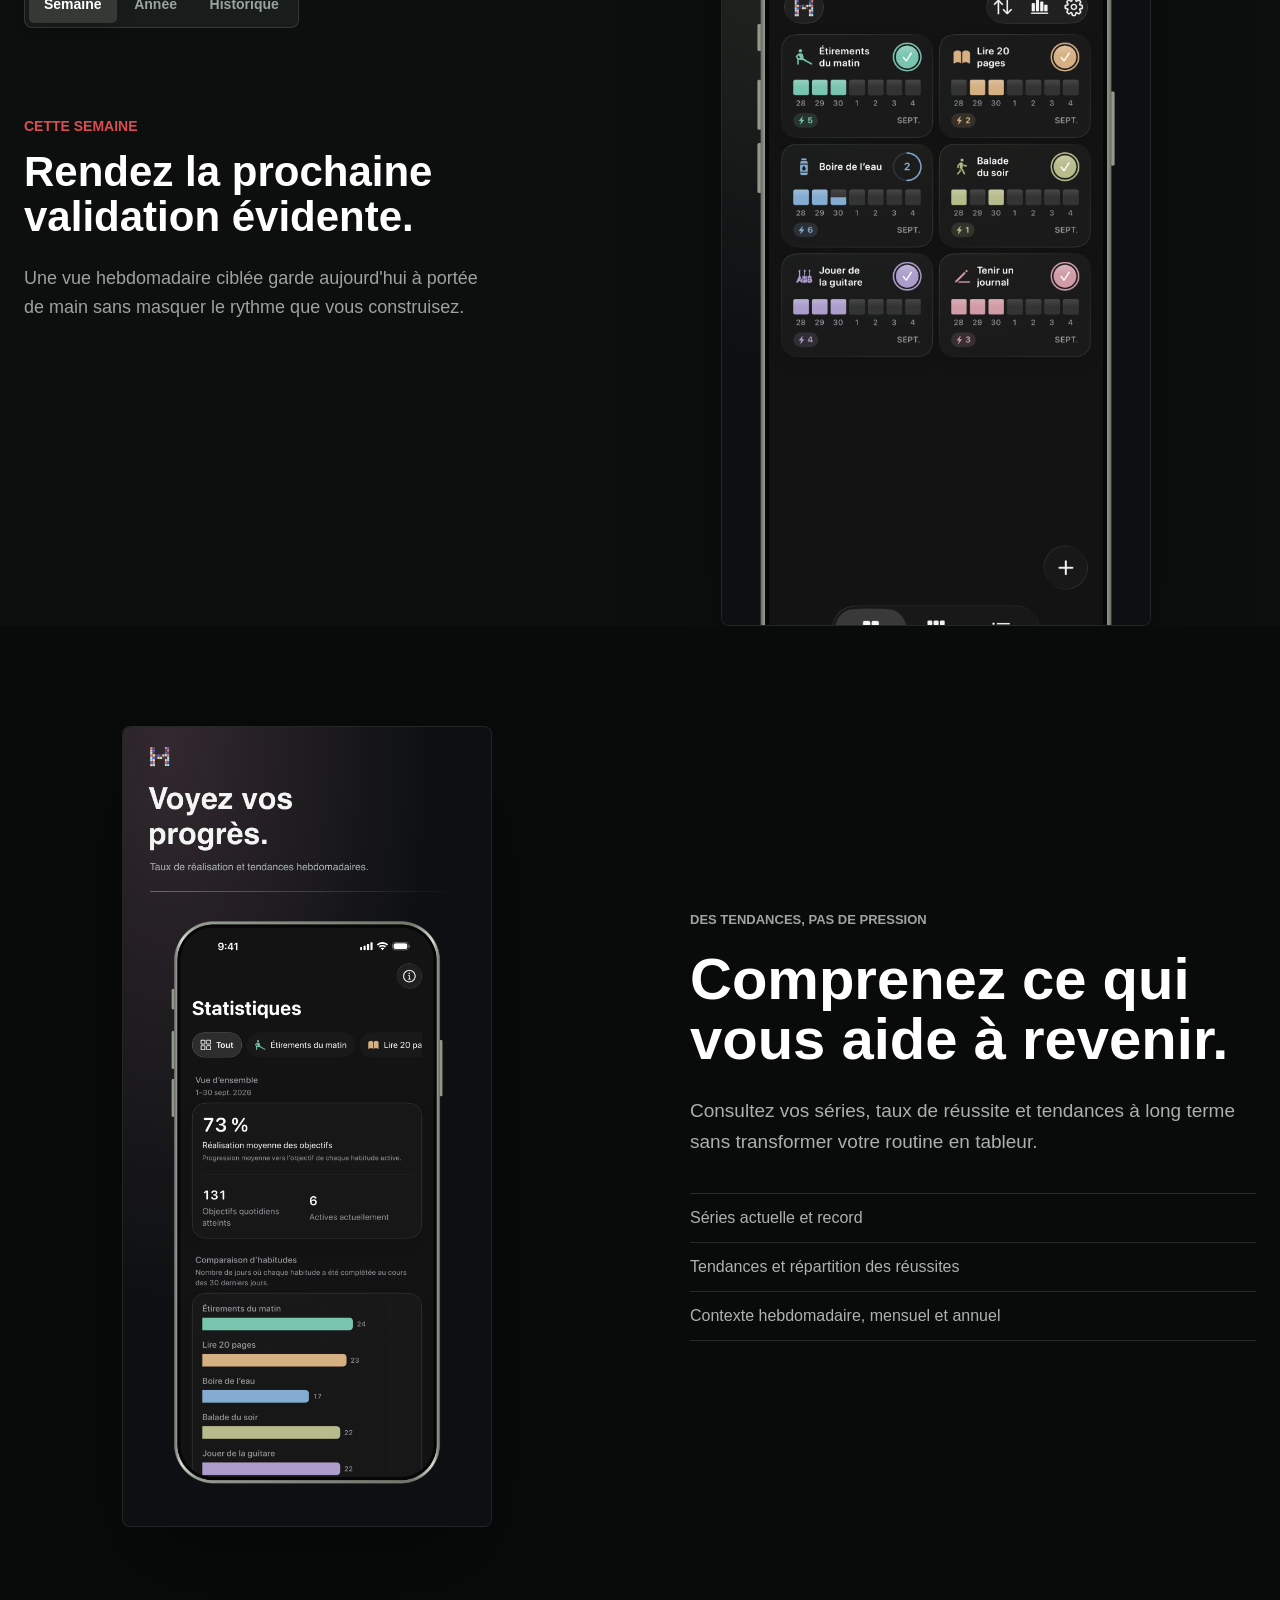
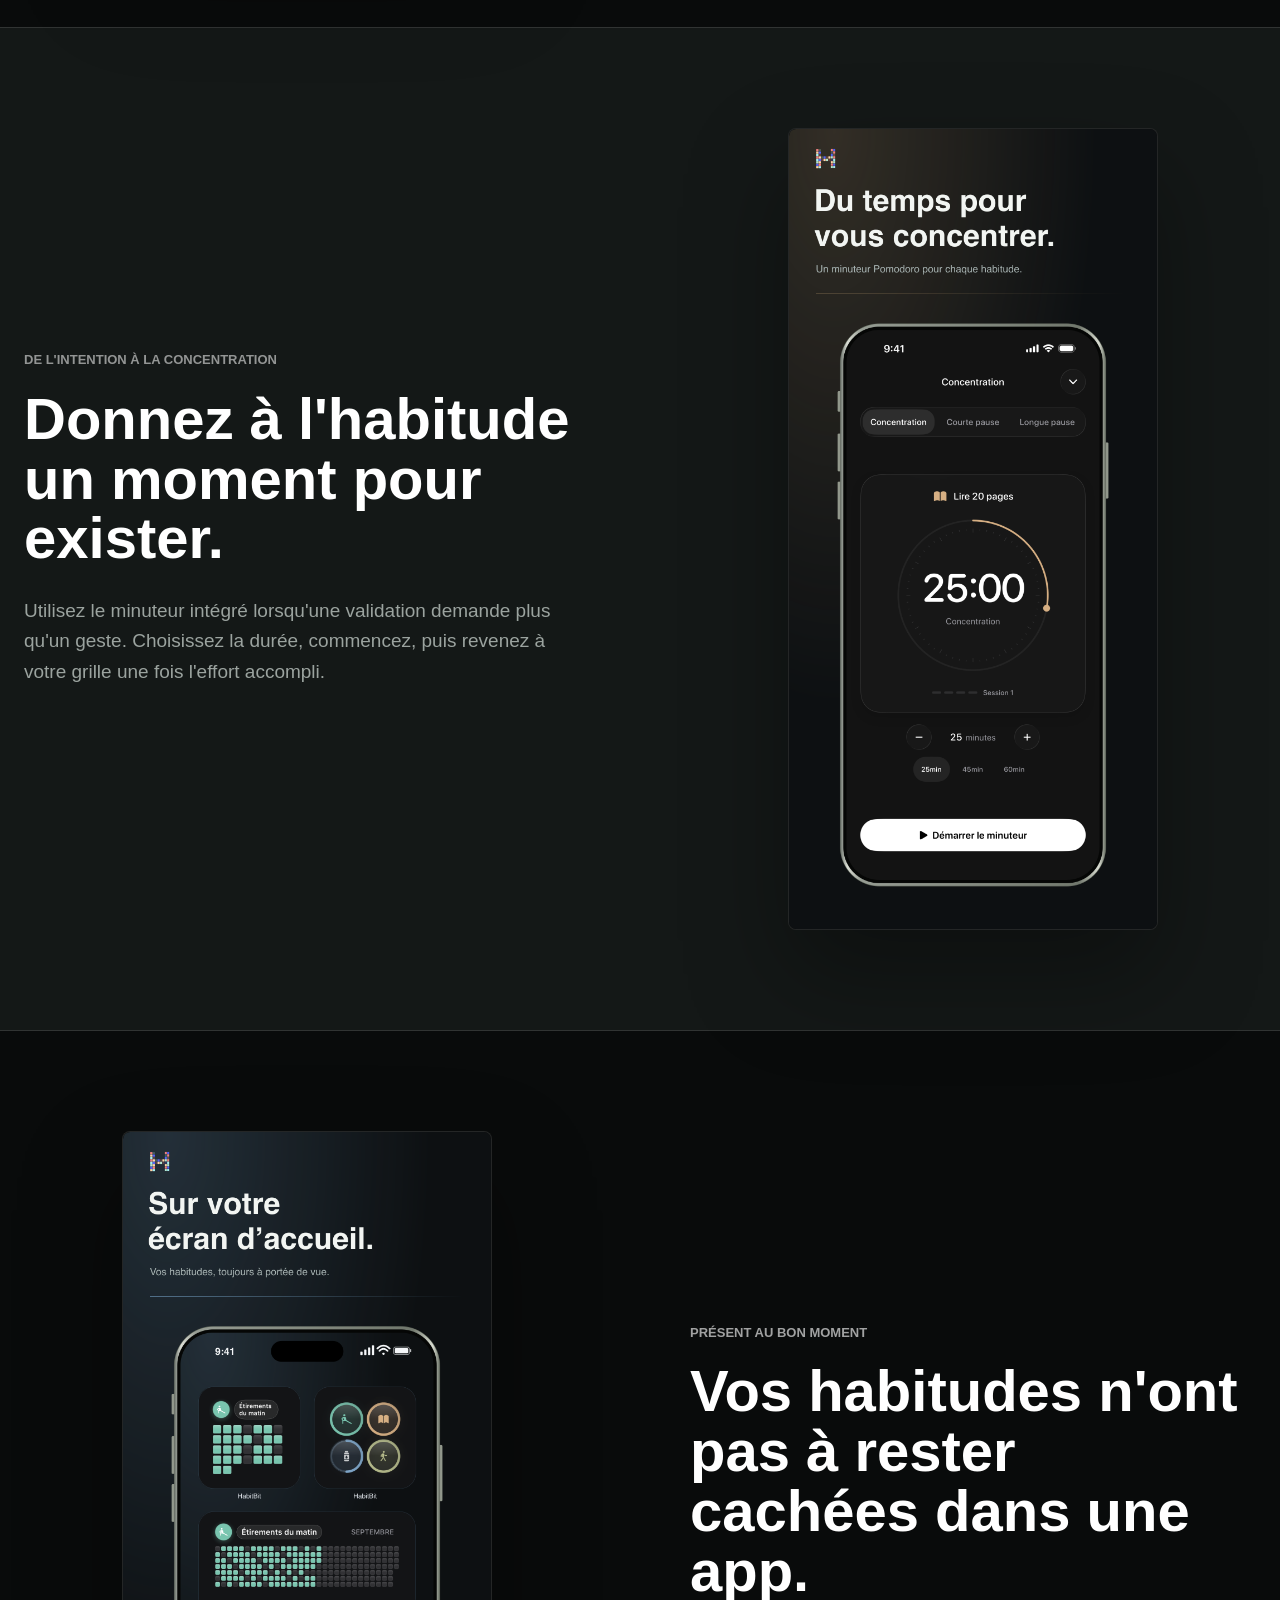
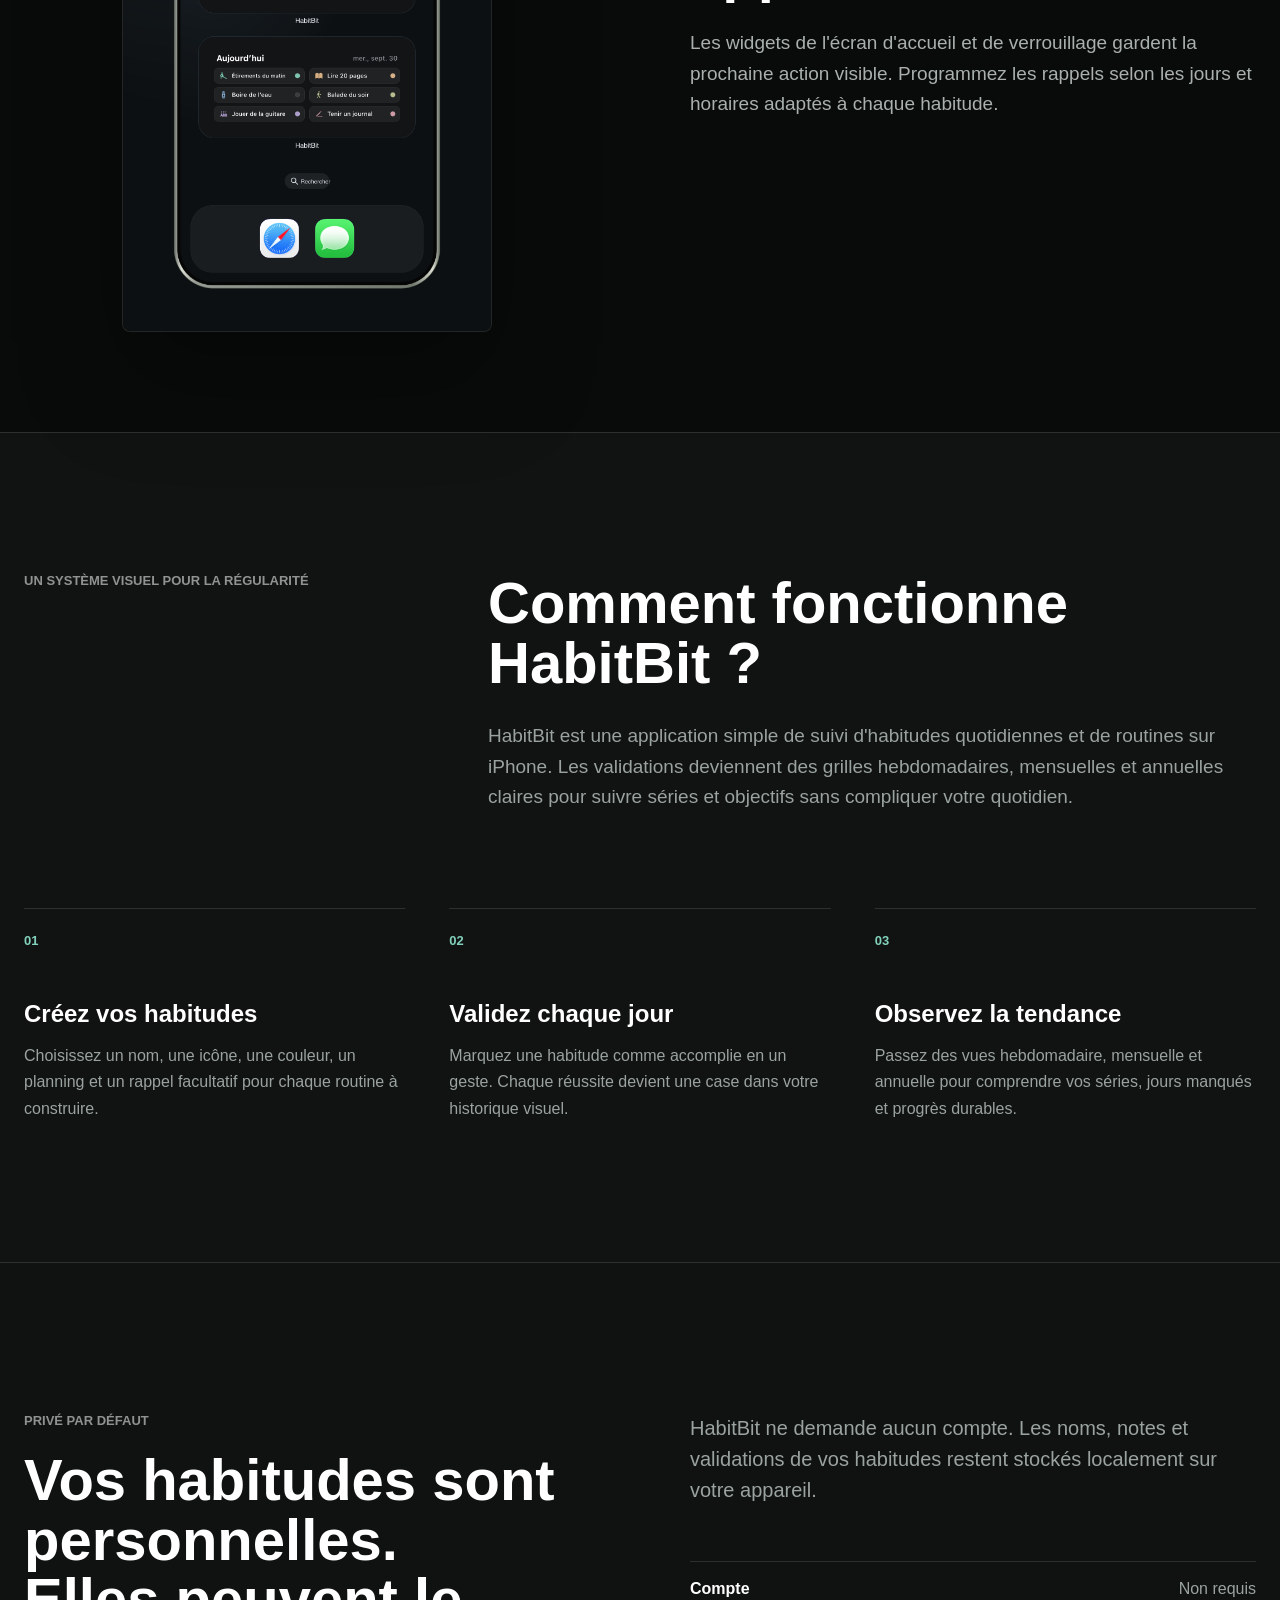
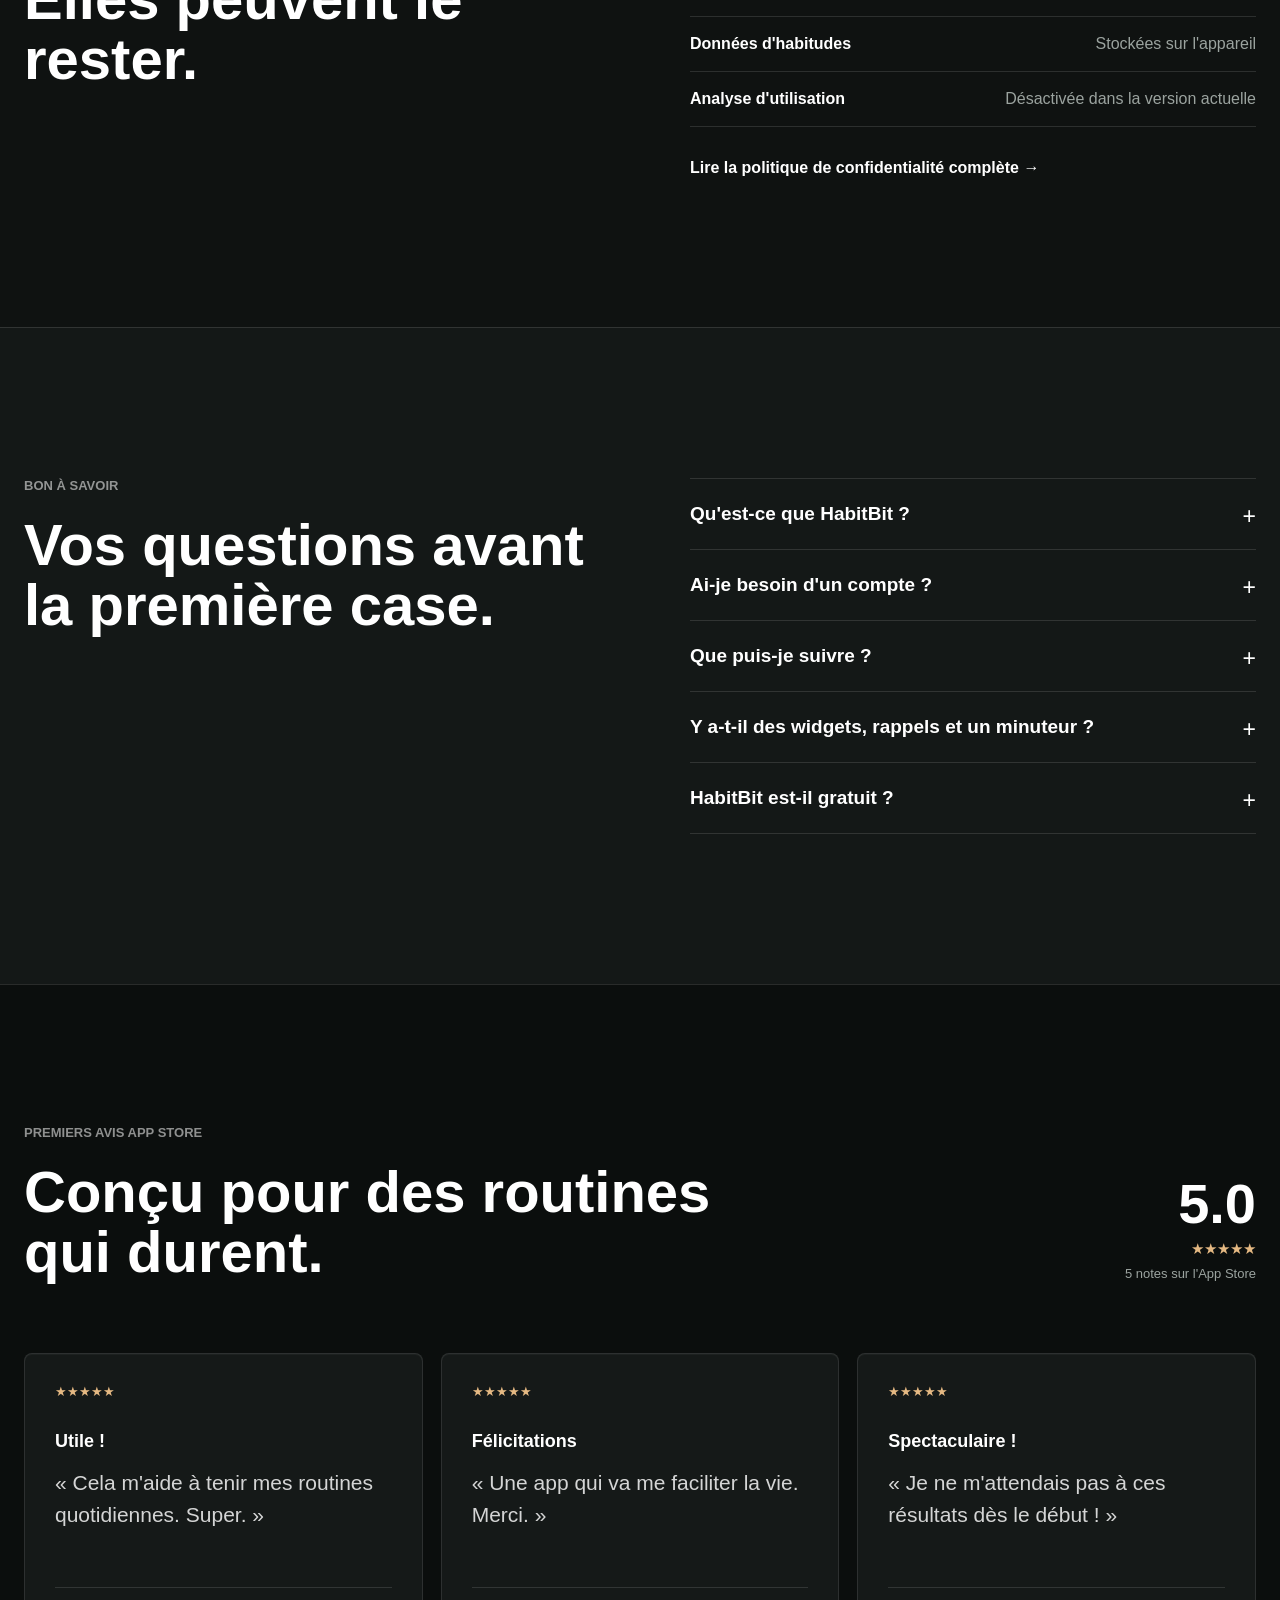
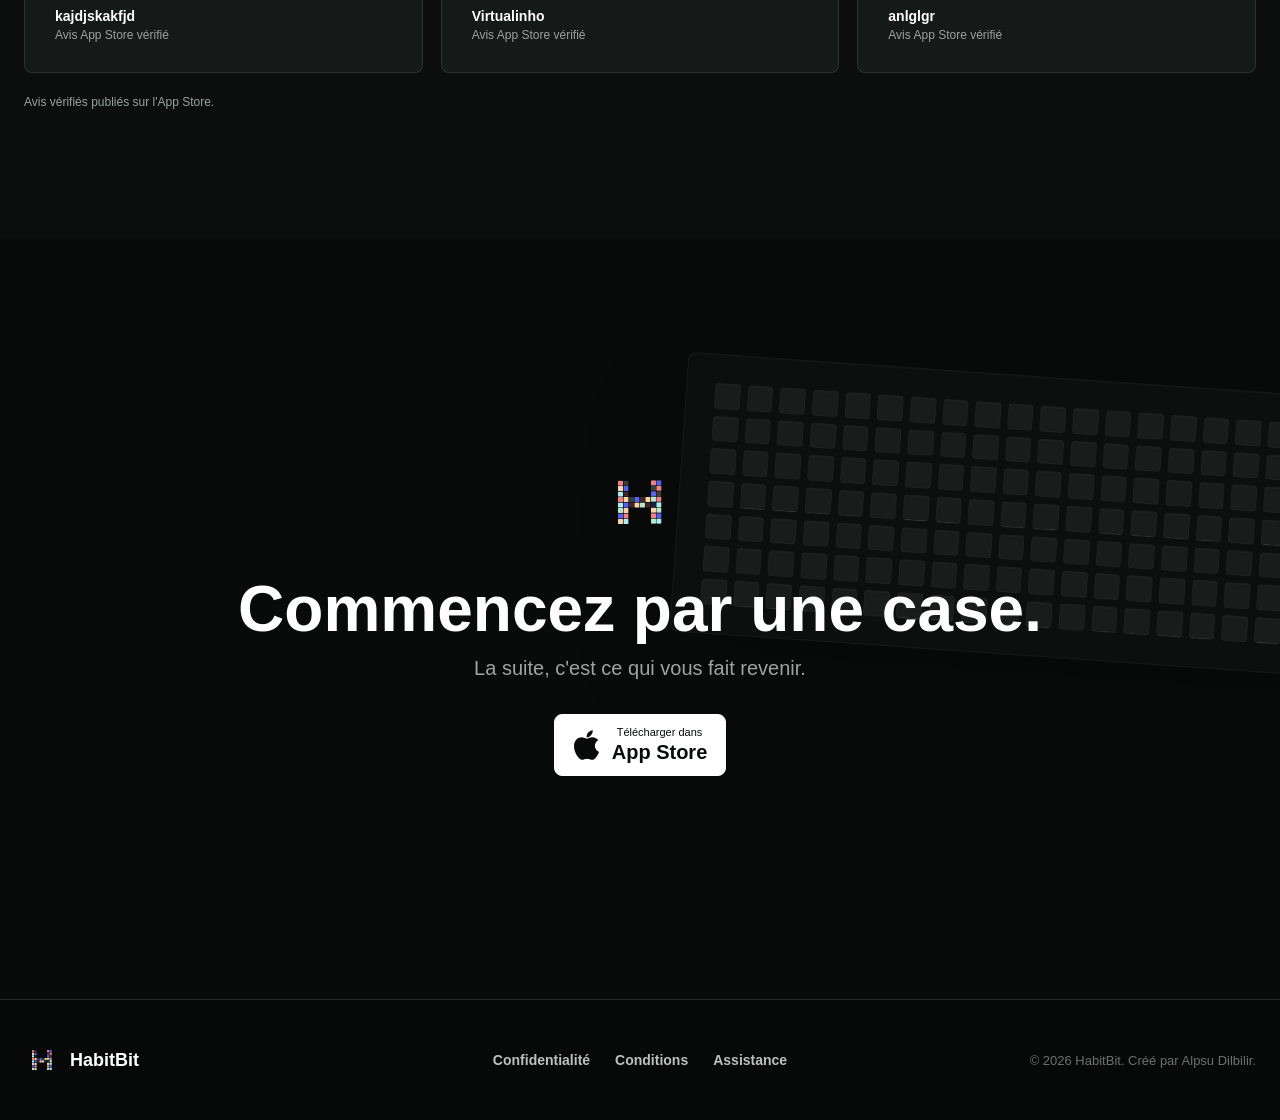
<file: fr/index.html>
<!doctype html>
<html lang="fr" data-screen-base="../assets/screens/fr/">
<head>
    <meta charset="utf-8">
    <meta name="viewport" content="width=device-width, initial-scale=1">
    <script>document.documentElement.classList.add('js');</script>
    <title>HabitBit - Suivi d'habitudes visuel et simple sur iPhone</title>
    <meta name="description" content="HabitBit est un suivi d'habitudes visuel pour iPhone. Créez vos routines avec des grilles, rappels, widgets, séries et un minuteur de concentration.">
    <meta name="robots" content="index, follow, max-image-preview:large">
    <meta name="theme-color" content="#0c0d0e">
    <meta name="apple-mobile-web-app-capable" content="yes">
    <meta name="apple-itunes-app" content="app-id=6755720599">
    <link rel="canonical" href="https://www.habitbit.app/fr/">
    <link rel="alternate" hreflang="en" href="https://www.habitbit.app/">
    <link rel="alternate" hreflang="tr" href="https://www.habitbit.app/tr/">
    <link rel="alternate" hreflang="de" href="https://www.habitbit.app/de/">
    <link rel="alternate" hreflang="fr" href="https://www.habitbit.app/fr/">
    <link rel="alternate" hreflang="es" href="https://www.habitbit.app/es/">
    <link rel="alternate" hreflang="it" href="https://www.habitbit.app/it/">
    <link rel="alternate" hreflang="pt-BR" href="https://www.habitbit.app/pt-br/">
    <link rel="alternate" hreflang="ja" href="https://www.habitbit.app/ja/">
    <link rel="alternate" hreflang="ko" href="https://www.habitbit.app/ko/">
    <link rel="alternate" hreflang="zh-Hans" href="https://www.habitbit.app/zh-hans/">
    <link rel="alternate" hreflang="x-default" href="https://www.habitbit.app/">
    <link rel="icon" type="image/png" href="../habitbit.png">
    <link rel="apple-touch-icon" href="../habitbit.png">
    <link rel="preload" href="../assets/screens/fr/02-habit-overview.png" as="image">
    <link rel="stylesheet" href="../styles.css?v=10">
    <meta property="og:type" content="website">
    <meta property="og:site_name" content="HabitBit">
    <meta property="og:locale" content="fr_FR">
    <meta property="og:title" content="HabitBit - Suivi d'habitudes visuel et simple sur iPhone">
    <meta property="og:description" content="Un suivi d'habitudes et planificateur de routines simple avec des grilles de progression hebdomadaires, mensuelles et annuelles.">
    <meta property="og:url" content="https://www.habitbit.app/fr/">
    <meta property="og:image" content="https://www.habitbit.app/assets/screens/fr/02-habit-overview.png">
    <meta property="og:image:alt" content="L'application HabitBit montrant le suivi visuel des habitudes sur iPhone">
    <meta name="twitter:card" content="summary_large_image">
        <script type="application/ld+json">
    {
      "@context": "https://schema.org",
      "@type": "SoftwareApplication",
      "name": "HabitBit",
      "url": "https://www.habitbit.app/fr/",
      "downloadUrl": "https://apps.apple.com/app/id6755720599",
      "image": "https://www.habitbit.app/habitbit.png",
      "operatingSystem": "iOS",
      "applicationCategory": "ProductivityApplication",
      "description": "HabitBit est un suivi d'habitudes visuel et simple pour iPhone avec validation quotidienne, grilles hebdomadaires, mensuelles et annuelles, rappels, widgets, statistiques de séries et minuteur de concentration.",
      "featureList": [
        "Une vue hebdomadaire ciblée garde aujourd'hui à portée de main sans masquer le rythme que vous construisez.",
        "Séries actuelle et record",
        "Les widgets de l'écran d'accueil et de verrouillage gardent la prochaine action visible. Programmez les rappels selon les jours et horaires adaptés à chaque habitude.",
        "Tendances et répartition des réussites",
        "Donnez à l'habitude un moment pour exister.",
        "HabitBit ne demande aucun compte. Les noms, notes et validations de vos habitudes restent stockés localement sur votre appareil."
      ],
      "screenshot": "https://www.habitbit.app/assets/screens/fr/02-habit-overview.png",
      "softwareRequirements": "iOS / iPhone",
      "inLanguage": "fr",
      "isAccessibleForFree": true,
      "aggregateRating": {
        "@type": "AggregateRating",
        "ratingValue": "5.0",
        "bestRating": "5",
        "ratingCount": "5"
      },
      "offers": {
        "@type": "Offer",
        "price": "0",
        "priceCurrency": "USD",
        "description": "HabitBit est gratuit à télécharger et à utiliser. Les achats Pro facultatifs débloquent les habitudes illimitées, les statistiques avancées, les widgets Pro, l'import-export de fichiers et des couleurs supplémentaires. Les offres et prix locaux sont affichés dans l'app."
      },
      "author": {
        "@type": "Person",
        "name": "Alpsu Dilbilir"
      }
    }
    </script>
        <script type="application/ld+json">
    {
      "@context": "https://schema.org",
      "@type": "FAQPage",
      "mainEntity": [
        {
          "@type": "Question",
          "name": "Qu'est-ce que HabitBit ?",
          "acceptedAnswer": {
            "@type": "Answer",
            "text": "HabitBit est un suivi d'habitudes visuel et simple pour iPhone. Les validations quotidiennes forment des grilles hebdomadaires, mensuelles et annuelles qui rendent routines, séries et progrès à long terme faciles à voir."
          }
        },
        {
          "@type": "Question",
          "name": "Ai-je besoin d'un compte ?",
          "acceptedAnswer": {
            "@type": "Answer",
            "text": "Non. Vous pouvez commencer sans créer de compte. Les données de vos habitudes sont stockées localement sur votre appareil."
          }
        },
        {
          "@type": "Question",
          "name": "Que puis-je suivre ?",
          "acceptedAnswer": {
            "@type": "Answer",
            "text": "HabitBit sert de suivi quotidien d'habitudes, de séries et d'objectifs, et de planificateur de routines pour le sport, la lecture, l'hydratation, les études, la pleine conscience ou toute action répétée. Chaque habitude peut avoir sa propre icône, couleur, fréquence et son rappel."
          }
        },
        {
          "@type": "Question",
          "name": "Y a-t-il des widgets, rappels et un minuteur ?",
          "acceptedAnswer": {
            "@type": "Answer",
            "text": "Oui. HabitBit comprend des widgets pour les écrans d'accueil et de verrouillage, des rappels programmés et un minuteur de concentration de type Pomodoro."
          }
        },
        {
          "@type": "Question",
          "name": "HabitBit est-il gratuit ?",
          "acceptedAnswer": {
            "@type": "Answer",
            "text": "HabitBit est gratuit à télécharger et à utiliser. Les achats Pro facultatifs débloquent les habitudes illimitées, les statistiques avancées, les widgets Pro, l'import-export de fichiers et des couleurs supplémentaires. Les offres et prix locaux sont affichés dans l'app."
          }
        }
      ]
    }
    </script>
</head>
<body>
    <a class="skip-link" href="#main">Aller au contenu</a>
    <div class="page-light" aria-hidden="true"></div>
    <nav class="site-nav" aria-label="Fonctionnalités">
        <a class="brand" href="#top" aria-label="HabitBit home">
            <img src="../habitbit.png" alt="" width="42" height="42">
            <span>HabitBit</span>
        </a>
        <div class="nav-links">
            <a href="#experience">Fonctionnalités</a>
            <a href="#how-it-works">Fonctionnement</a>
            <a href="#questions">FAQ</a>
        </div>
        <div class="nav-actions">
            <details class="language-menu">
                <summary aria-label="Choisir la langue">FR</summary>
                <div class="language-options">
                    <a lang="en" href="https://www.habitbit.app/">English</a><a lang="tr" href="https://www.habitbit.app/tr/">Türkçe</a><a lang="de" href="https://www.habitbit.app/de/">Deutsch</a><a lang="fr" href="https://www.habitbit.app/fr/">Français</a><a lang="es" href="https://www.habitbit.app/es/">Español</a><a lang="it" href="https://www.habitbit.app/it/">Italiano</a><a lang="pt-BR" href="https://www.habitbit.app/pt-br/">Português</a><a lang="ja" href="https://www.habitbit.app/ja/">日本語</a><a lang="ko" href="https://www.habitbit.app/ko/">한국어</a><a lang="zh-Hans" href="https://www.habitbit.app/zh-hans/">简体中文</a>
                </div>
            </details>
            <a class="nav-download" href="https://apps.apple.com/app/id6755720599" target="_blank" rel="noopener noreferrer">Télécharger</a>
        </div>
    </nav>

    <main id="main">
        <section class="hero" id="top" aria-labelledby="hero-title">
            <div class="hero-grid" id="hero-grid" aria-hidden="true"></div>
            <div class="hero-shade" aria-hidden="true"></div>
            <div class="hero-copy reveal">
                <p class="eyebrow">HabitBit pour iPhone</p>
                <h1 id="hero-title">Le suivi d'habitudes visuel, tout simplement.</h1>
                <p class="hero-lede">Construisez vos habitudes quotidiennes sans surcharge. Validez en un geste, puis observez vos routines, séries et progrès sur une semaine, un mois ou une année entière.</p>
                <a class="app-store-button" href="https://apps.apple.com/app/id6755720599" target="_blank" rel="noopener noreferrer" aria-label="Télécharger: HabitBit">
                    <svg viewBox="0 0 384 512" aria-hidden="true"><path d="M318.7 268.7c-.2-36.7 16.4-64.4 50-84.8-18.8-26.9-47.2-41.7-84.7-44.6-35.5-2.8-74.3 20.7-88.5 20.7-15 0-49.4-19.7-76.4-19.7C63.3 141.2 4 184.8 4 273.5c0 26.2 4.8 53.3 14.4 81.2 12.8 36.7 59 126.7 107.2 125.2 25.2-.6 43-17.9 75.8-17.9 31.8 0 48.3 17.9 76.4 17.9 48.6-.7 90.4-82.5 102.6-119.3-65.2-30.7-61.7-90-61.7-91.9zM262.1 104.5c27.3-32.4 24.8-61.9 24-72.5-24.1 1.4-52 16.4-67.9 34.9-17.5 19.8-27.8 44.3-25.6 71.9 26.1 2 52.3-11.4 69.5-34.3z"/></svg>
                    <span><small>Télécharger dans</small><strong>App Store</strong></span>
                </a>
                <p class="hero-note">Aucun compte requis. Vos habitudes restent sur votre appareil.</p>
            </div>
            <a class="scroll-cue" href="#proof" aria-label="Voir l'année"><span>Voir l'année</span><span aria-hidden="true">↓</span></a>
        </section>

        <section class="proof" id="proof" aria-labelledby="proof-title">
            <div class="section-shell proof-copy reveal">
                <p class="eyebrow dark">L'idée derrière HabitBit</p>
                <h2 id="proof-title">Une année devrait avoir une forme.</h2>
                <p>La motivation est difficile à retenir. Le progrès devient tangible lorsque chaque jour laisse une trace.</p>
            </div>
            <div class="year-stage" aria-label="Une année devrait avoir une forme.">
                <div class="year-grid" id="year-grid" aria-hidden="true"></div>
                <div class="year-caption"><strong>365</strong><span>petites décisions rendues visibles</span></div>
            </div>
        </section>

        <section class="film" aria-labelledby="film-title">
            <img class="film-media" src="../assets/screens/fr/02-habit-overview.png" alt="L'application HabitBit montrant le suivi visuel des habitudes sur iPhone" width="1320" height="2868" loading="lazy">
            <div class="film-overlay" aria-hidden="true"></div>
            <div class="film-copy section-shell reveal">
                <p class="eyebrow">Pensé pour donner envie de revenir.</p>
                <h2 id="film-title">Un geste aujourd'hui.<br>Toute l'histoire demain.</h2>
            </div>
        </section>

        <section class="experience" id="experience" aria-labelledby="experience-title">
            <div class="section-shell experience-heading reveal">
                <p class="eyebrow dark">Une habitude. Trois perspectives.</p>
                <h2 id="experience-title">Restez proche d'aujourd'hui.<br>Prenez du recul quand il le faut.</h2>
            </div>
            <div class="mode-explorer section-shell">
                <div class="mode-copy reveal">
                    <div class="mode-control" role="tablist" aria-label="Une habitude. Trois perspectives.">
                        <button type="button" role="tab" aria-selected="true" data-mode="week">Semaine</button>
                        <button type="button" role="tab" aria-selected="false" data-mode="year">Année</button>
                        <button type="button" role="tab" aria-selected="false" data-mode="detail">Historique</button>
                    </div>
                    <p class="mode-kicker" id="mode-kicker">Cette semaine</p>
                    <h3 id="mode-title">Rendez la prochaine validation évidente.</h3>
                    <p id="mode-description">Une vue hebdomadaire ciblée garde aujourd'hui à portée de main sans masquer le rythme que vous construisez.</p>
                </div>
                <div class="device-stage reveal">
                    <div class="device" aria-live="polite">
                        <img id="mode-image" src="../assets/screens/fr/07-weekly-view.png" alt="Grille hebdomadaire HabitBit sur iPhone" width="1320" height="2868">
                    </div>
                </div>
            </div>
        </section>

        <section class="product-stories" aria-label="Fonctionnalités">
            <article class="story story-dark">
                <div class="story-media reveal"><div class="device device-small"><img src="../assets/screens/fr/05-statistics.png" alt="Comprenez ce qui vous aide à revenir." loading="lazy" width="1320" height="2868"></div></div>
                <div class="story-copy reveal">
                    <p class="eyebrow">Des tendances, pas de pression</p>
                    <h2>Comprenez ce qui vous aide à revenir.</h2>
                    <p>Consultez vos séries, taux de réussite et tendances à long terme sans transformer votre routine en tableur.</p>
                    <ul><li>Séries actuelle et record</li><li>Tendances et répartition des réussites</li><li>Contexte hebdomadaire, mensuel et annuel</li></ul>
                </div>
            </article>
            <article class="story story-light story-reverse">
                <div class="story-media reveal"><div class="device device-small"><img src="../assets/screens/fr/04-pomodoro-focus.png" alt="Donnez à l'habitude un moment pour exister." loading="lazy" width="1320" height="2868"></div></div>
                <div class="story-copy reveal">
                    <p class="eyebrow dark">De l'intention à la concentration</p>
                    <h2>Donnez à l'habitude un moment pour exister.</h2>
                    <p>Utilisez le minuteur intégré lorsqu'une validation demande plus qu'un geste. Choisissez la durée, commencez, puis revenez à votre grille une fois l'effort accompli.</p>
                </div>
            </article>
            <article class="story story-dark">
                <div class="story-media reveal"><div class="device device-small"><img src="../assets/screens/fr/03-home-screen-widgets.png" alt="Vos habitudes n'ont pas à rester cachées dans une app." loading="lazy" width="1320" height="2868"></div></div>
                <div class="story-copy reveal">
                    <p class="eyebrow">Présent au bon moment</p>
                    <h2>Vos habitudes n'ont pas à rester cachées dans une app.</h2>
                    <p>Les widgets de l'écran d'accueil et de verrouillage gardent la prochaine action visible. Programmez les rappels selon les jours et horaires adaptés à chaque habitude.</p>
                </div>
            </article>
        </section>

        <section class="how-it-works" id="how-it-works" aria-labelledby="how-title">
            <div class="section-shell how-heading reveal">
                <p class="eyebrow dark">Un système visuel pour la régularité</p>
                <h2 id="how-title">Comment fonctionne HabitBit ?</h2>
                <p>HabitBit est une application simple de suivi d'habitudes quotidiennes et de routines sur iPhone. Les validations deviennent des grilles hebdomadaires, mensuelles et annuelles claires pour suivre séries et objectifs sans compliquer votre quotidien.</p>
            </div>
            <div class="section-shell how-steps">
                <article class="reveal"><span>01</span><h3>Créez vos habitudes</h3><p>Choisissez un nom, une icône, une couleur, un planning et un rappel facultatif pour chaque routine à construire.</p></article>
                <article class="reveal"><span>02</span><h3>Validez chaque jour</h3><p>Marquez une habitude comme accomplie en un geste. Chaque réussite devient une case dans votre historique visuel.</p></article>
                <article class="reveal"><span>03</span><h3>Observez la tendance</h3><p>Passez des vues hebdomadaire, mensuelle et annuelle pour comprendre vos séries, jours manqués et progrès durables.</p></article>
            </div>
        </section>

        <section class="privacy" id="privacy" aria-labelledby="privacy-title">
            <div class="section-shell privacy-layout">
                <div class="privacy-copy reveal"><p class="eyebrow dark">Privé par défaut</p><h2 id="privacy-title">Vos habitudes sont personnelles.<br>Elles peuvent le rester.</h2></div>
                <div class="privacy-details reveal">
                    <p>HabitBit ne demande aucun compte. Les noms, notes et validations de vos habitudes restent stockés localement sur votre appareil.</p>
                    <dl><div><dt>Compte</dt><dd>Non requis</dd></div><div><dt>Données d'habitudes</dt><dd>Stockées sur l'appareil</dd></div><div><dt>Analyse d'utilisation</dt><dd>Désactivée dans la version actuelle</dd></div></dl>
                    <a class="text-link" href="../privacy.html">Lire la politique de confidentialité complète <span aria-hidden="true">→</span></a>
                </div>
            </div>
        </section>

        <section class="questions" id="questions" aria-labelledby="questions-title">
            <div class="section-shell questions-layout">
                <div class="questions-heading reveal"><p class="eyebrow dark">Bon à savoir</p><h2 id="questions-title">Vos questions avant la première case.</h2></div>
                <div class="faq reveal">
                    <details><summary>Qu'est-ce que HabitBit ?</summary><p>HabitBit est un suivi d'habitudes visuel et simple pour iPhone. Les validations quotidiennes forment des grilles hebdomadaires, mensuelles et annuelles qui rendent routines, séries et progrès à long terme faciles à voir.</p></details>
                    <details><summary>Ai-je besoin d'un compte ?</summary><p>Non. Vous pouvez commencer sans créer de compte. Les données de vos habitudes sont stockées localement sur votre appareil.</p></details>
                    <details><summary>Que puis-je suivre ?</summary><p>HabitBit sert de suivi quotidien d'habitudes, de séries et d'objectifs, et de planificateur de routines pour le sport, la lecture, l'hydratation, les études, la pleine conscience ou toute action répétée. Chaque habitude peut avoir sa propre icône, couleur, fréquence et son rappel.</p></details>
                    <details><summary>Y a-t-il des widgets, rappels et un minuteur ?</summary><p>Oui. HabitBit comprend des widgets pour les écrans d'accueil et de verrouillage, des rappels programmés et un minuteur de concentration de type Pomodoro.</p></details>
                    <details><summary>HabitBit est-il gratuit ?</summary><p>HabitBit est gratuit à télécharger et à utiliser. Les achats Pro facultatifs débloquent les habitudes illimitées, les statistiques avancées, les widgets Pro, l'import-export de fichiers et des couleurs supplémentaires. Les offres et prix locaux sont affichés dans l'app.</p></details>
                </div>
            </div>
        </section>

        <section class="reviews" id="reviews" aria-labelledby="reviews-title">
            <div class="section-shell reviews-heading reveal">
                <div>
                    <p class="eyebrow dark">Premiers avis App Store</p>
                    <h2 id="reviews-title">Conçu pour des routines qui durent.</h2>
                </div>
                <a class="rating-summary" href="https://apps.apple.com/app/id6755720599" target="_blank" rel="noopener noreferrer" aria-label="Conçu pour des routines qui durent.">
                    <strong>5.0</strong>
                    <span class="rating-stars" aria-label="5 / 5">★★★★★</span>
                    <small>5 notes sur l'App Store</small>
                </a>
            </div>
            <div class="section-shell review-grid">
                <article class="review-card reveal">
                    <div class="review-stars" aria-label="5 / 5">★★★★★</div>
                    <h3>Utile !</h3>
                    <blockquote>« Cela m'aide à tenir mes routines quotidiennes. Super. »</blockquote>
                    <div class="review-meta"><strong>kajdjskakfjd</strong><span>Avis App Store vérifié</span></div>
                </article>
                <article class="review-card reveal">
                    <div class="review-stars" aria-label="5 / 5">★★★★★</div>
                    <h3>Félicitations</h3>
                    <blockquote>« Une app qui va me faciliter la vie. Merci. »</blockquote>
                    <div class="review-meta"><strong>Virtualinho</strong><span>Avis App Store vérifié</span></div>
                </article>
                <article class="review-card reveal">
                    <div class="review-stars" aria-label="5 / 5">★★★★★</div>
                    <h3>Spectaculaire !</h3>
                    <blockquote>« Je ne m'attendais pas à ces résultats dès le début ! »</blockquote>
                    <div class="review-meta"><strong>anlglgr</strong><span>Avis App Store vérifié</span></div>
                </article>
            </div>
            <p class="section-shell reviews-note">Avis vérifiés publiés sur l'App Store.</p>
        </section>

        <section class="final-cta" aria-labelledby="final-title">
            <div class="final-grid" id="final-grid" aria-hidden="true"></div>
            <div class="final-copy reveal">
                <img src="../habitbit.png" alt="" width="78" height="78">
                <h2 id="final-title">Commencez par une case.</h2>
                <p>La suite, c'est ce qui vous fait revenir.</p>
                <a class="app-store-button light" href="https://apps.apple.com/app/id6755720599" target="_blank" rel="noopener noreferrer" aria-label="Télécharger: HabitBit">
                    <svg viewBox="0 0 384 512" aria-hidden="true"><path d="M318.7 268.7c-.2-36.7 16.4-64.4 50-84.8-18.8-26.9-47.2-41.7-84.7-44.6-35.5-2.8-74.3 20.7-88.5 20.7-15 0-49.4-19.7-76.4-19.7C63.3 141.2 4 184.8 4 273.5c0 26.2 4.8 53.3 14.4 81.2 12.8 36.7 59 126.7 107.2 125.2 25.2-.6 43-17.9 75.8-17.9 31.8 0 48.3 17.9 76.4 17.9 48.6-.7 90.4-82.5 102.6-119.3-65.2-30.7-61.7-90-61.7-91.9zM262.1 104.5c27.3-32.4 24.8-61.9 24-72.5-24.1 1.4-52 16.4-67.9 34.9-17.5 19.8-27.8 44.3-25.6 71.9 26.1 2 52.3-11.4 69.5-34.3z"/></svg>
                    <span><small>Télécharger dans</small><strong>App Store</strong></span>
                </a>
            </div>
        </section>
    </main>

    <footer>
        <div class="footer-inner">
            <a class="brand footer-brand" href="#top"><img src="../habitbit.png" alt="" width="36" height="36"><span>HabitBit</span></a>
            <div class="footer-links"><a href="../privacy.html">Confidentialité</a><a href="../tos.html">Conditions</a><a href="mailto:alpsudilbilir@gmail.com">Assistance</a></div>
            <p>© <span id="current-year">2026</span> HabitBit. Créé par Alpsu Dilbilir.</p>
        </div>
    </footer>
    <script type="application/json" id="mode-translations">{"week":{"alt":"Grille hebdomadaire HabitBit sur iPhone","kicker":"Cette semaine","title":"Rendez la prochaine validation évidente.","description":"Une vue hebdomadaire ciblée garde aujourd'hui à portée de main sans masquer le rythme que vous construisez."},"year":{"alt":"Grille annuelle HabitBit sur iPhone","kicker":"Cette année","title":"Voyez votre régularité en un regard.","description":"La vue annuelle transforme des centaines de petites décisions en une preuve visuelle de votre progression."},"detail":{"alt":"Historique d'habitude HabitBit sur iPhone","kicker":"Historique de l'habitude","title":"Retrouvez l'histoire derrière chaque case.","description":"Consultez vos validations, relisez vos notes et observez comment une habitude évolue avec le temps."}}</script>
    <script src="../app.js?v=5" defer></script>
</body>
</html>
</file>
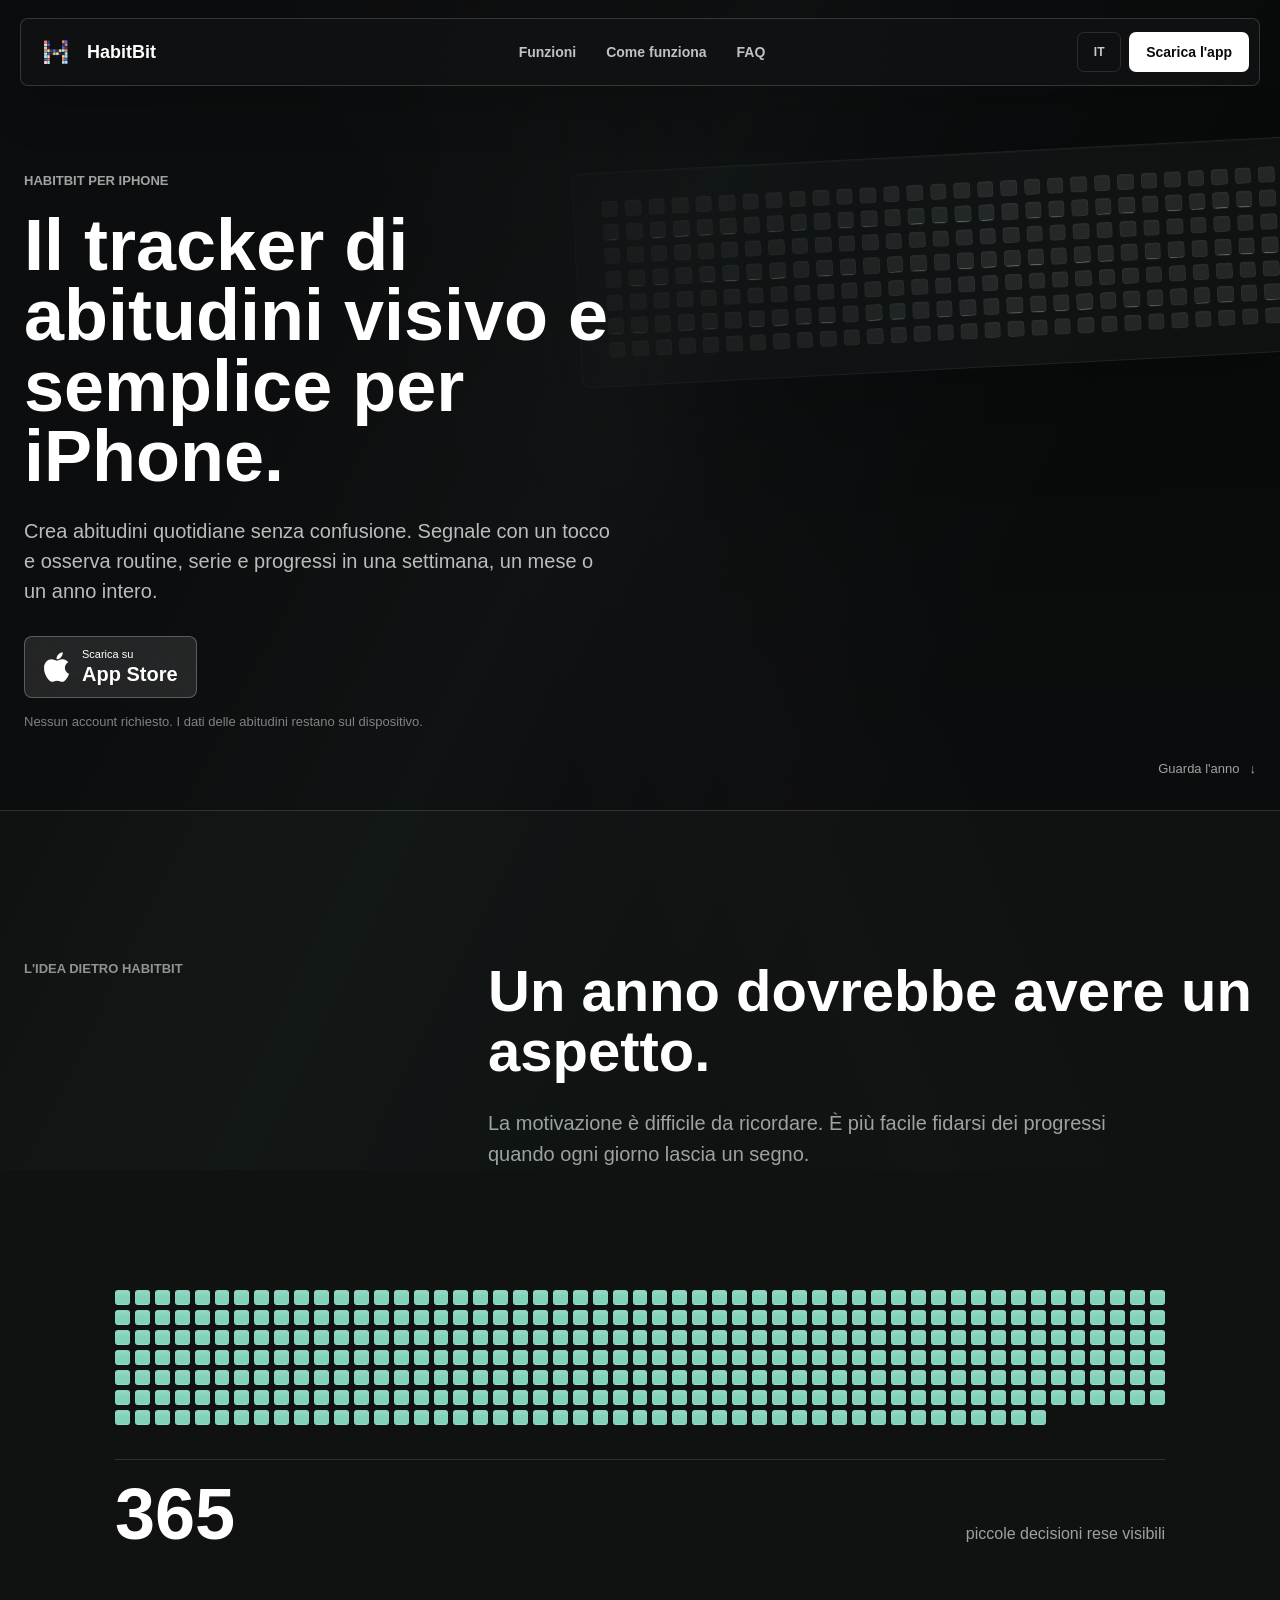
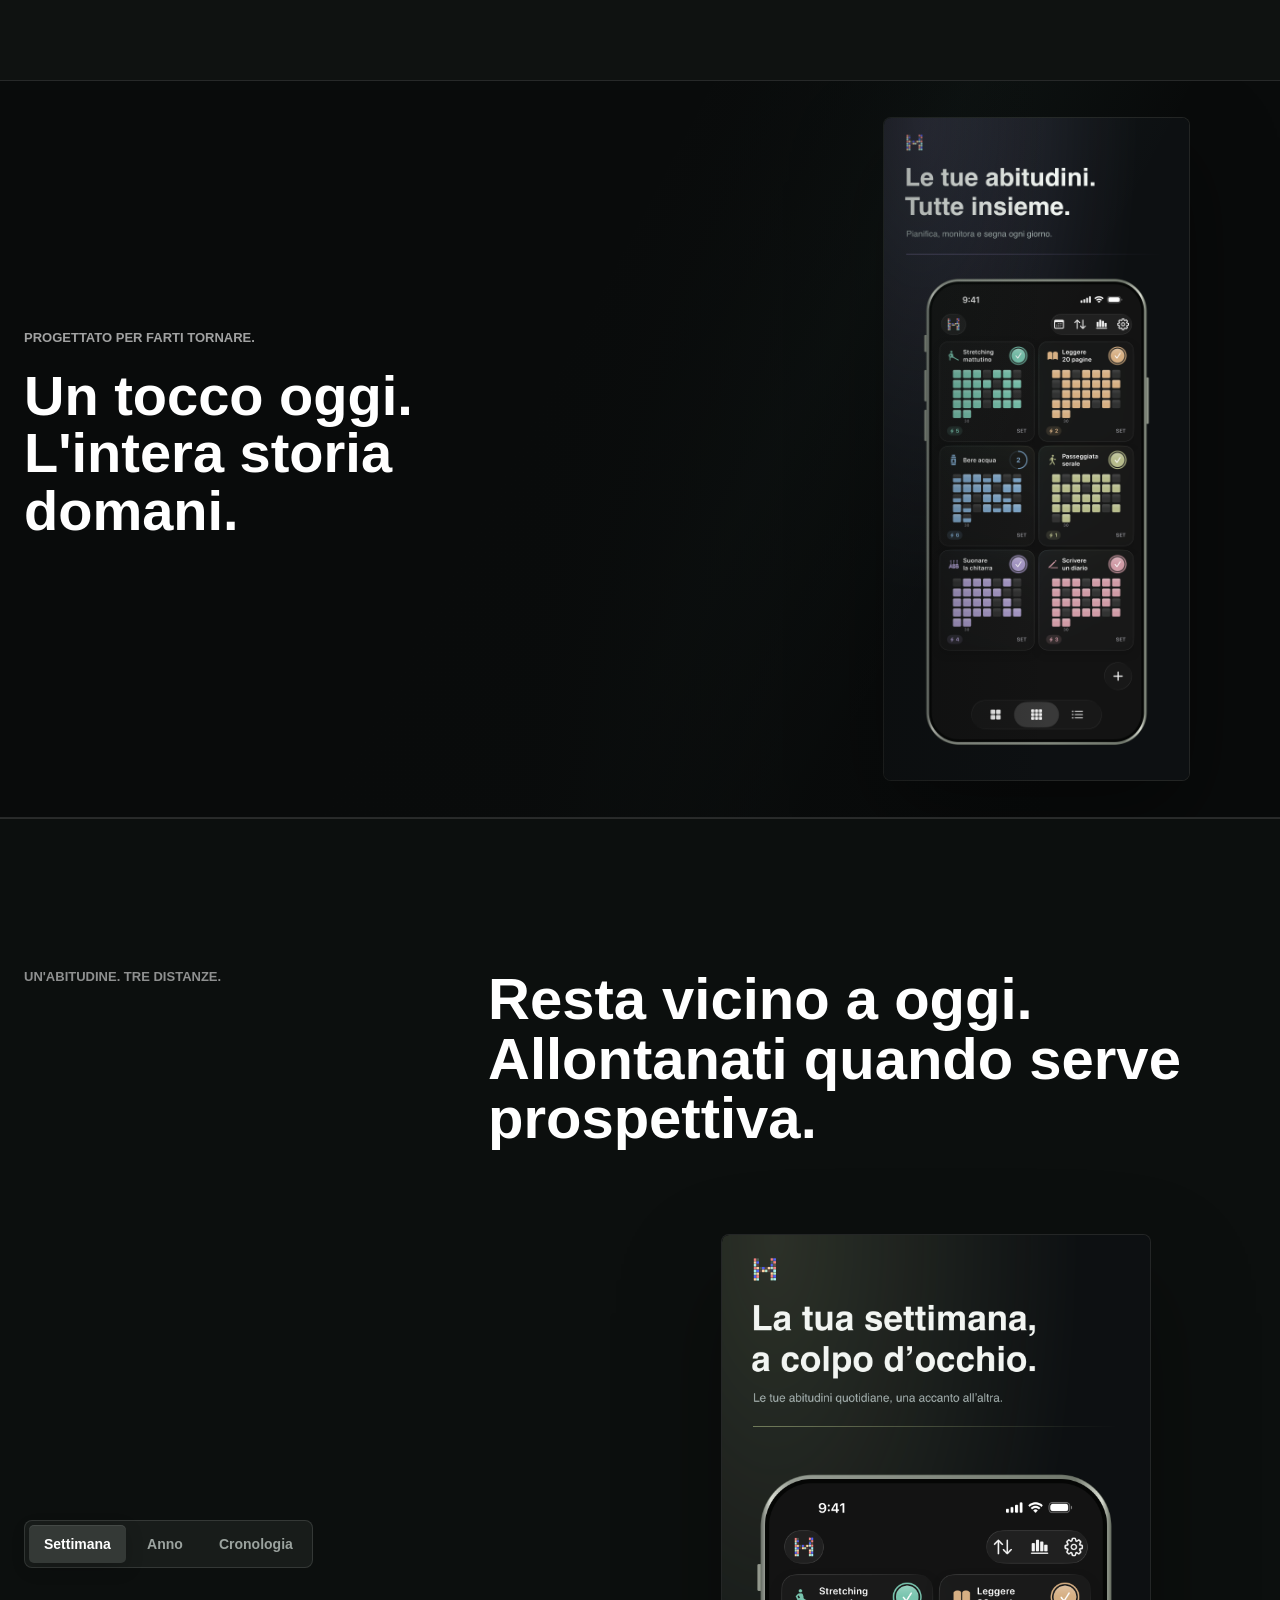
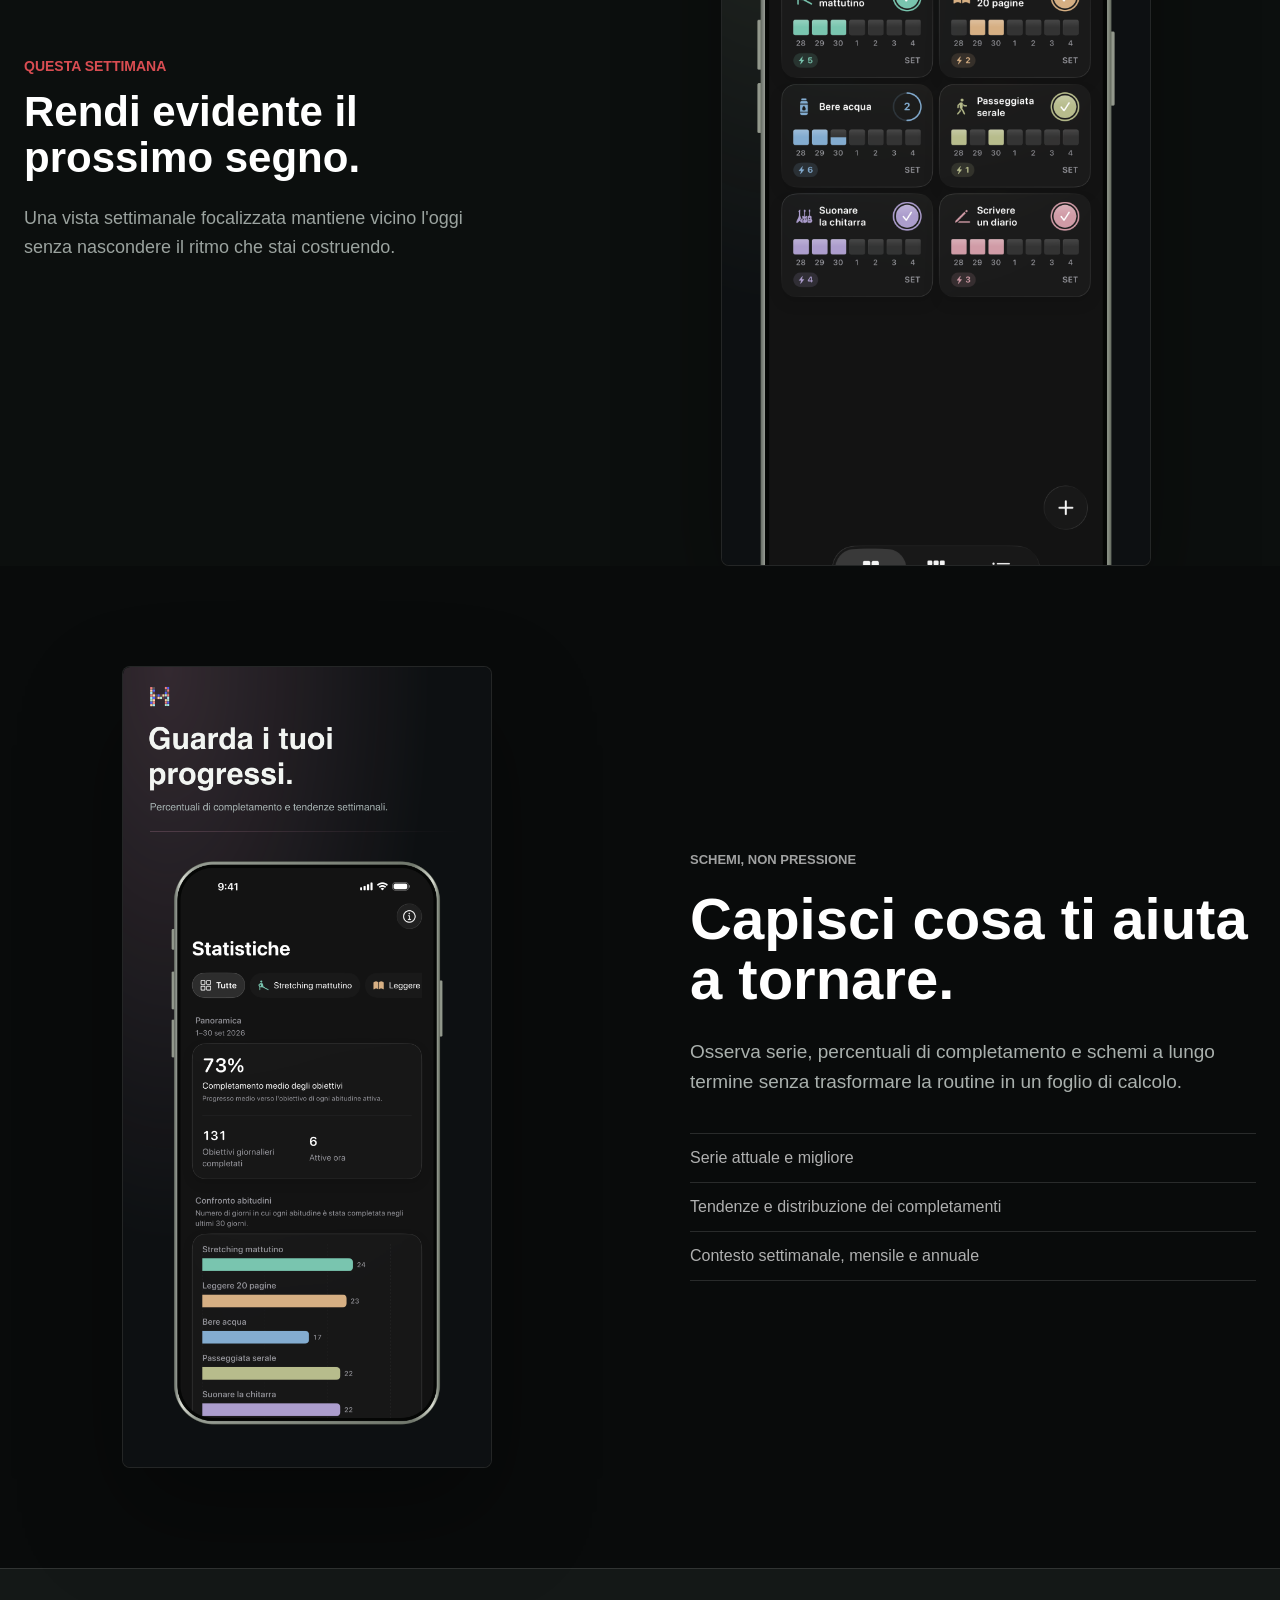
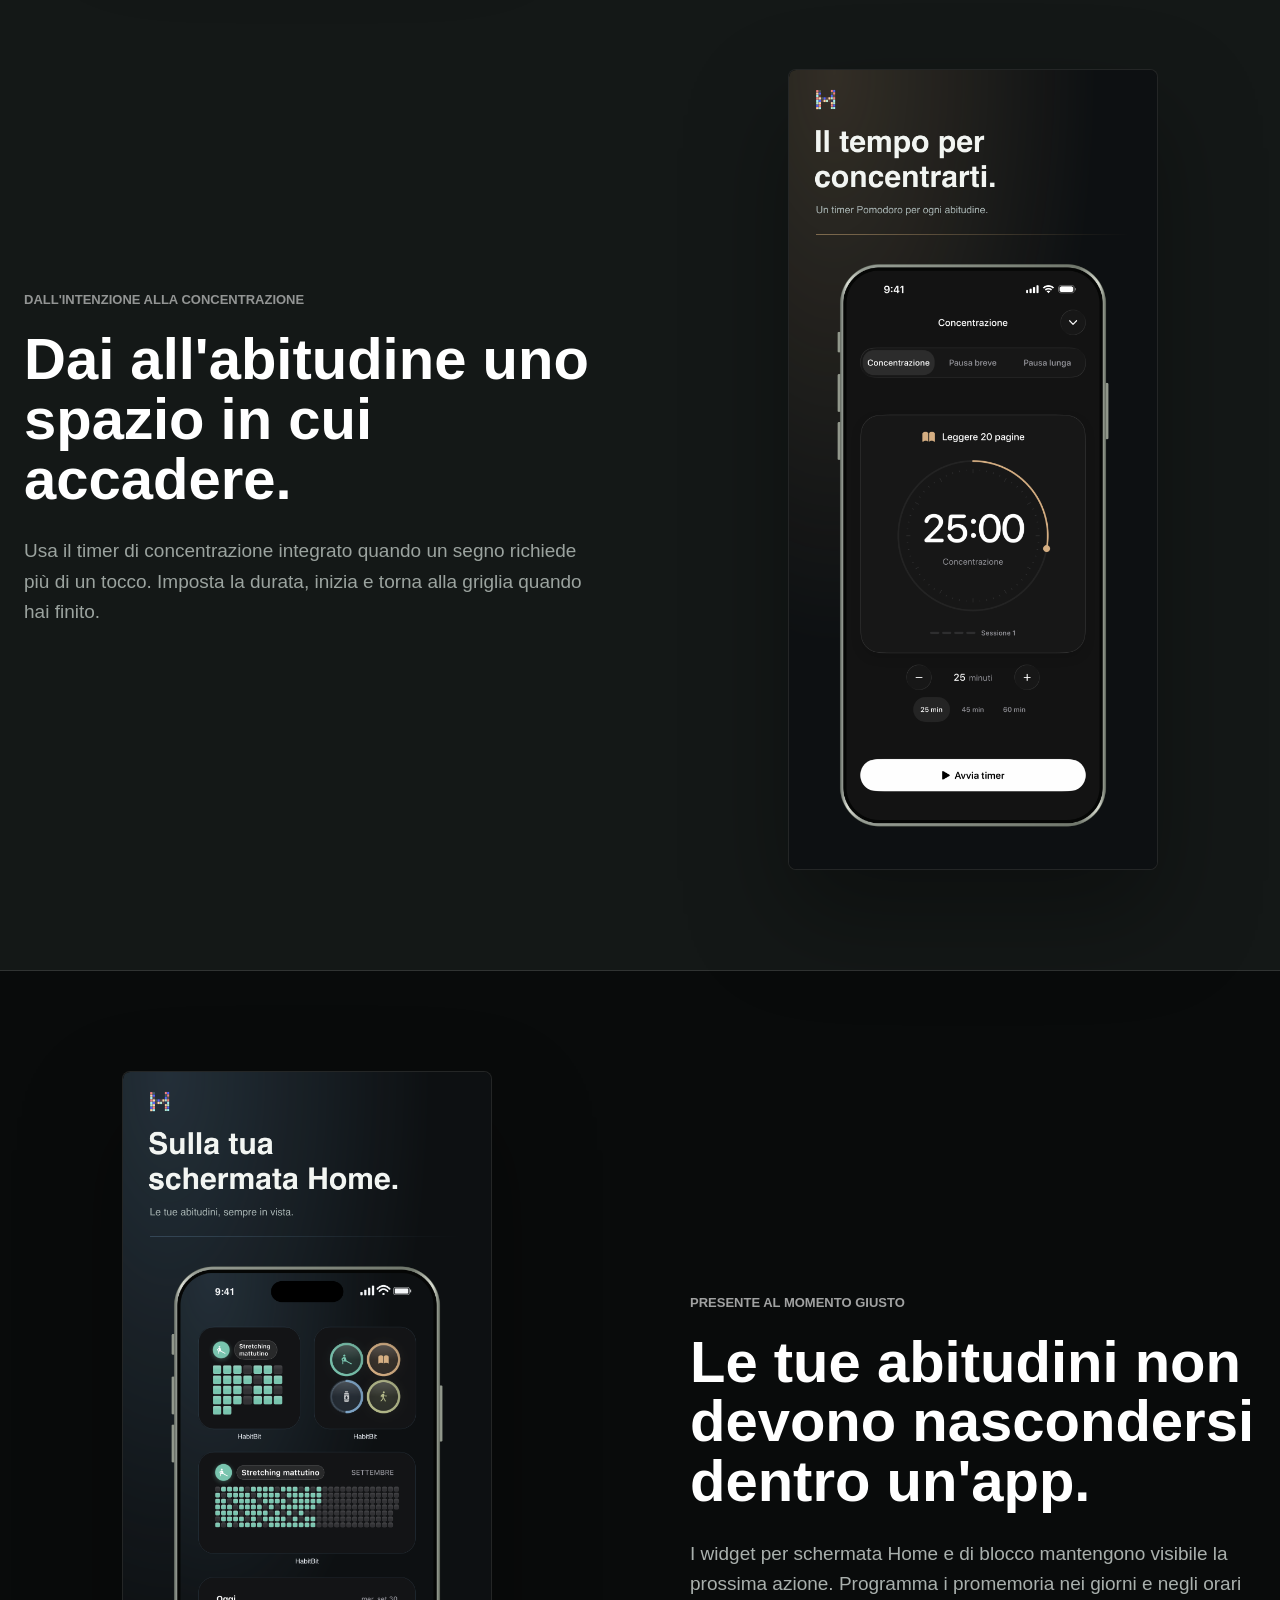
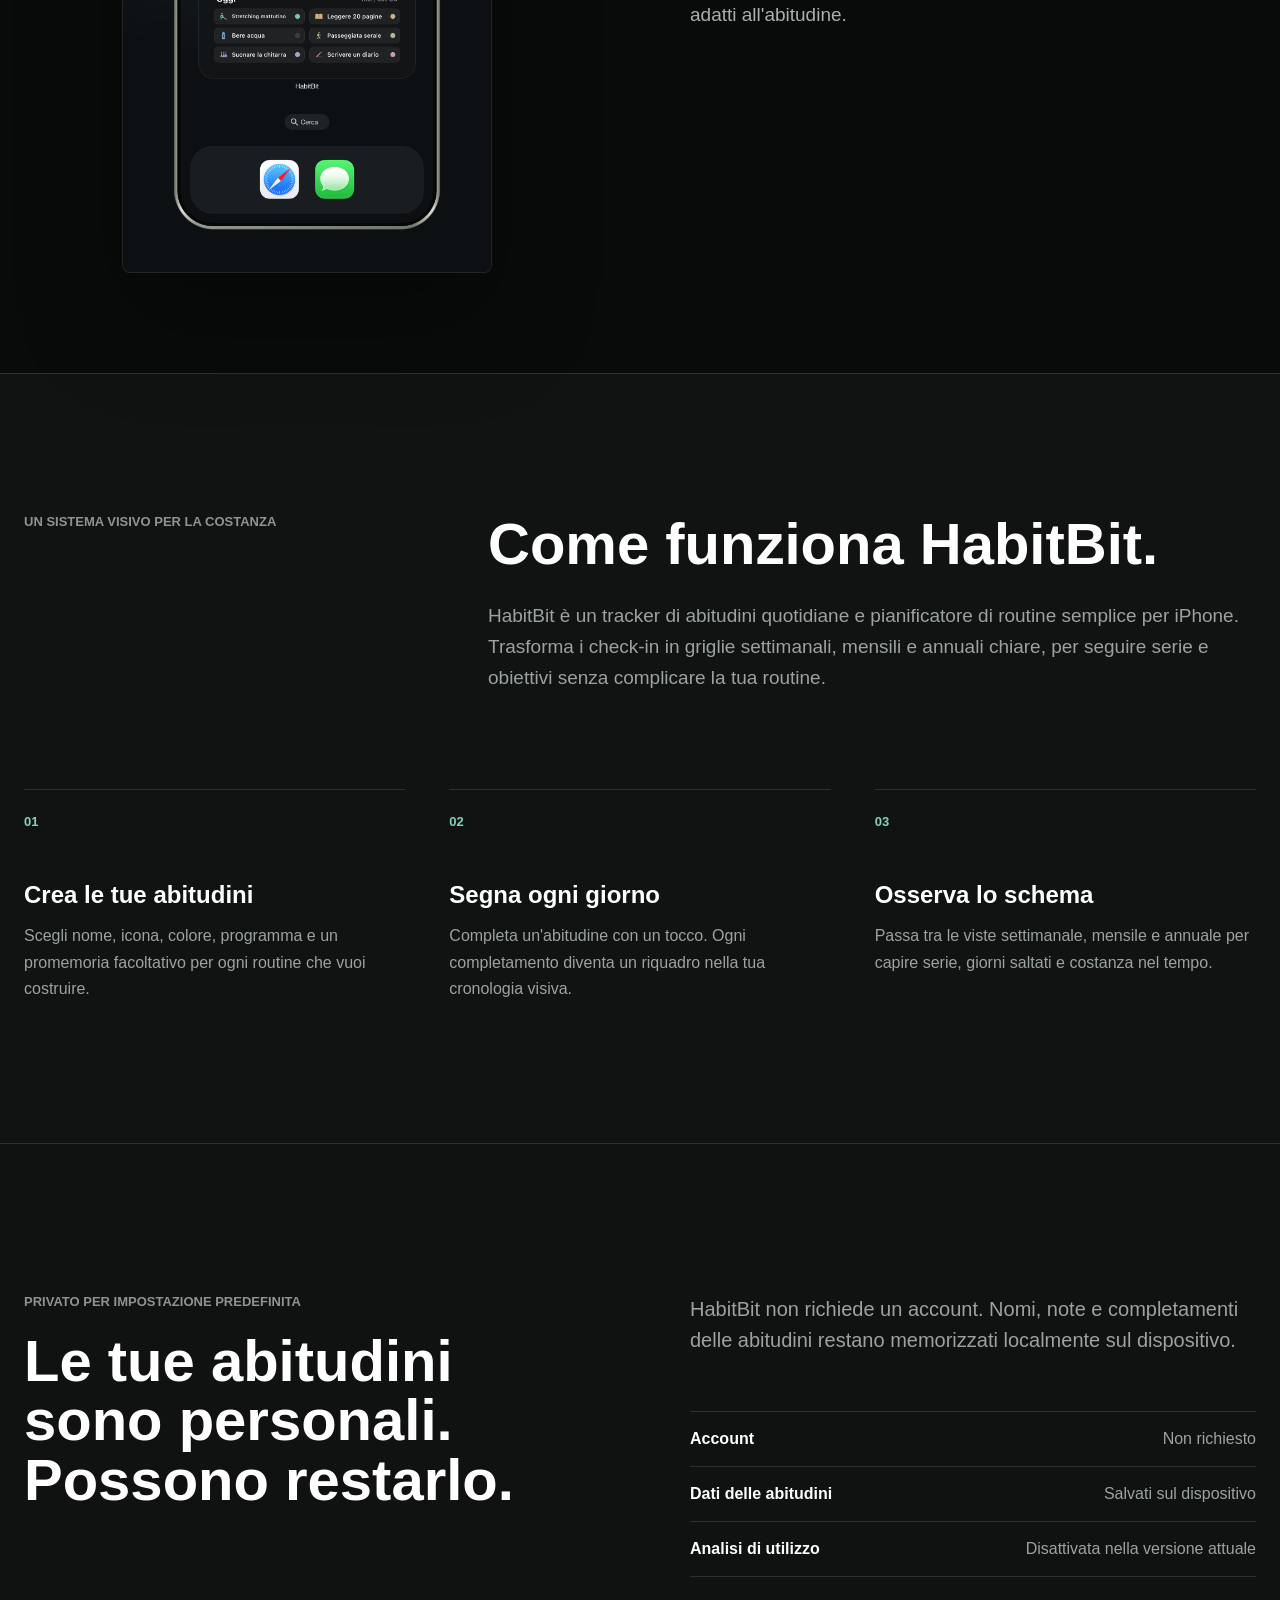
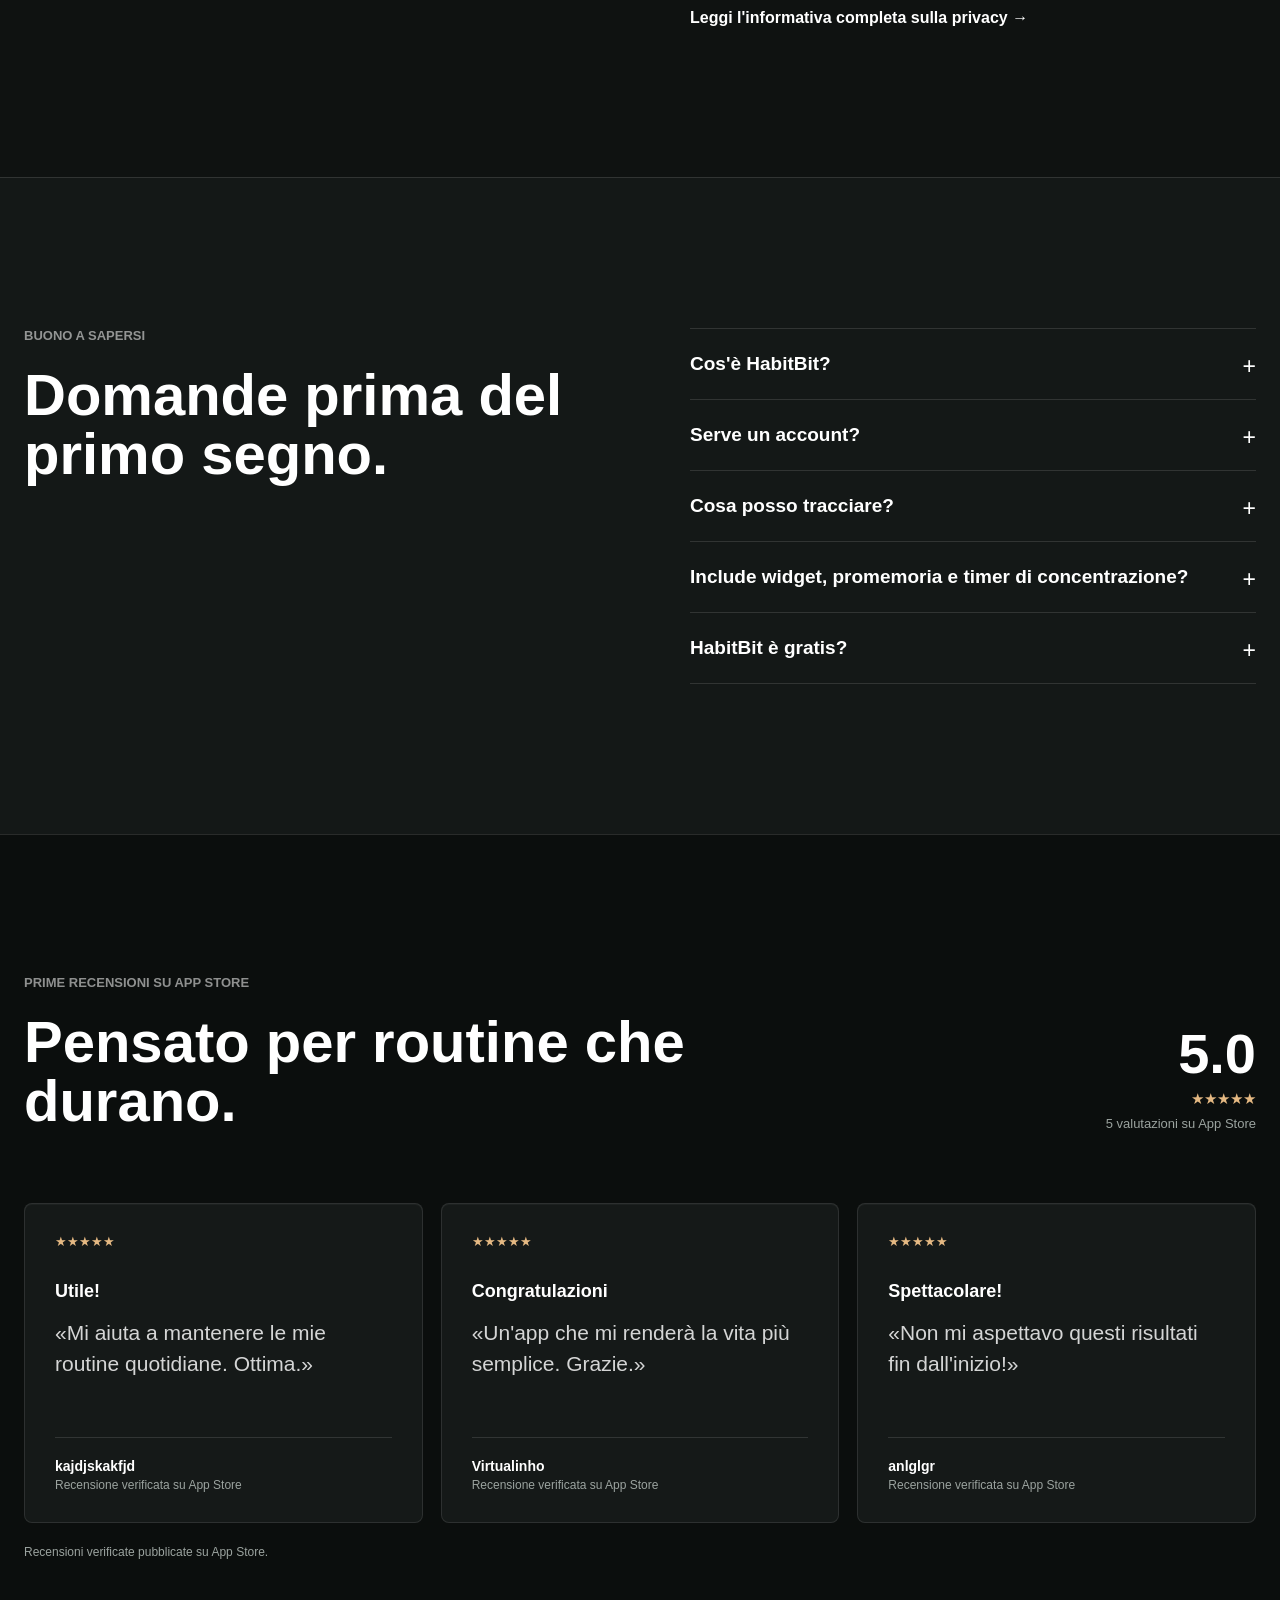
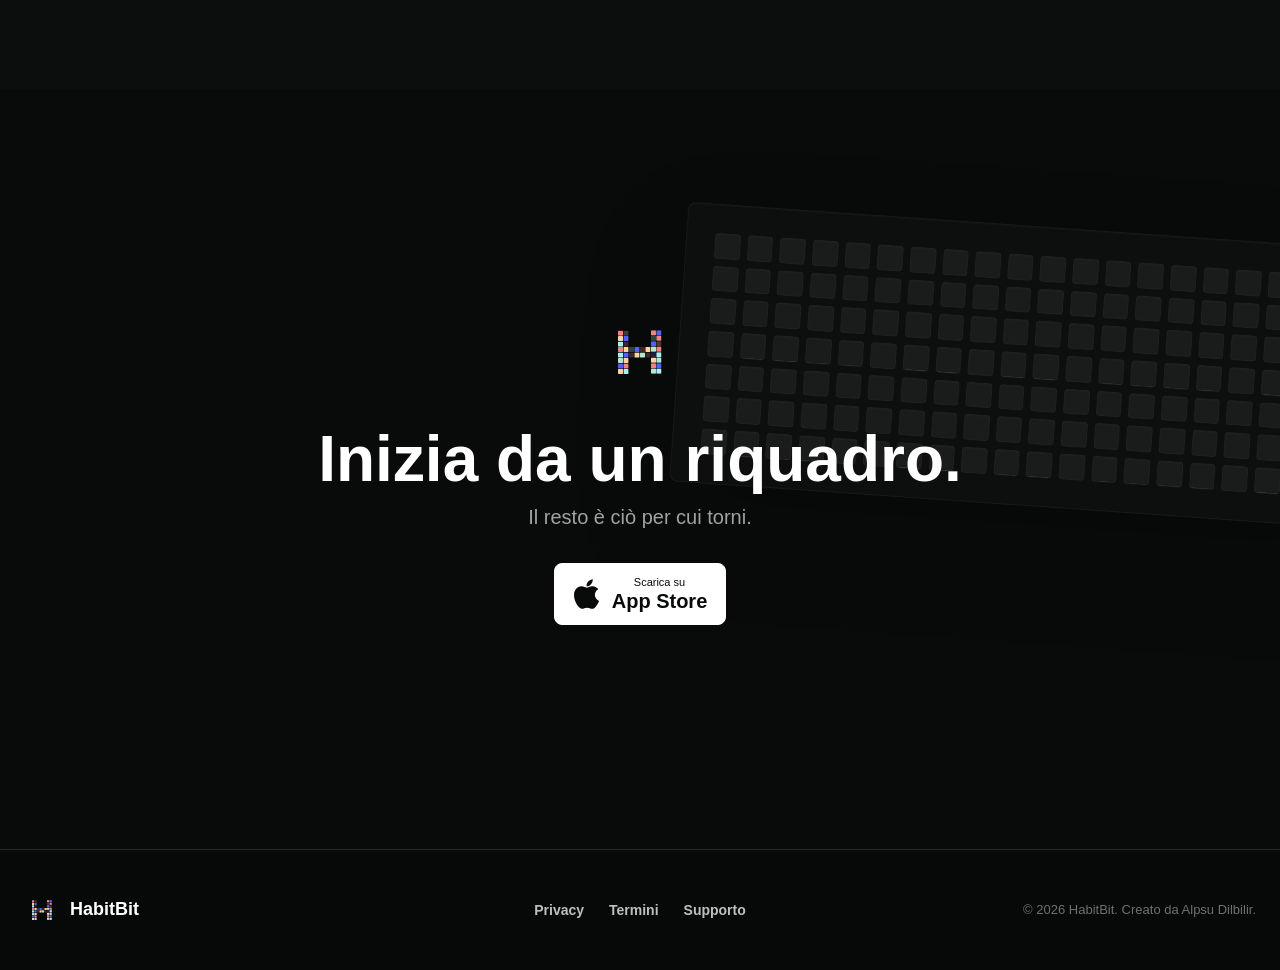
<file: it/index.html>
<!doctype html>
<html lang="it" data-screen-base="../assets/screens/it/">
<head>
    <meta charset="utf-8">
    <meta name="viewport" content="width=device-width, initial-scale=1">
    <script>document.documentElement.classList.add('js');</script>
    <title>HabitBit - Traccia abitudini semplice e visivo per iPhone</title>
    <meta name="description" content="HabitBit è un tracker visivo di abitudini per iPhone. Crea routine con griglie, promemoria, widget, serie e un timer di concentrazione.">
    <meta name="robots" content="index, follow, max-image-preview:large">
    <meta name="theme-color" content="#0c0d0e">
    <meta name="apple-mobile-web-app-capable" content="yes">
    <meta name="apple-itunes-app" content="app-id=6755720599">
    <link rel="canonical" href="https://www.habitbit.app/it/">
    <link rel="alternate" hreflang="en" href="https://www.habitbit.app/">
    <link rel="alternate" hreflang="tr" href="https://www.habitbit.app/tr/">
    <link rel="alternate" hreflang="de" href="https://www.habitbit.app/de/">
    <link rel="alternate" hreflang="fr" href="https://www.habitbit.app/fr/">
    <link rel="alternate" hreflang="es" href="https://www.habitbit.app/es/">
    <link rel="alternate" hreflang="it" href="https://www.habitbit.app/it/">
    <link rel="alternate" hreflang="pt-BR" href="https://www.habitbit.app/pt-br/">
    <link rel="alternate" hreflang="ja" href="https://www.habitbit.app/ja/">
    <link rel="alternate" hreflang="ko" href="https://www.habitbit.app/ko/">
    <link rel="alternate" hreflang="zh-Hans" href="https://www.habitbit.app/zh-hans/">
    <link rel="alternate" hreflang="x-default" href="https://www.habitbit.app/">
    <link rel="icon" type="image/png" href="../habitbit.png">
    <link rel="apple-touch-icon" href="../habitbit.png">
    <link rel="preload" href="../assets/screens/it/02-habit-overview.png" as="image">
    <link rel="stylesheet" href="../styles.css?v=10">
    <meta property="og:type" content="website">
    <meta property="og:site_name" content="HabitBit">
    <meta property="og:locale" content="it_IT">
    <meta property="og:title" content="HabitBit - Traccia abitudini semplice e visivo per iPhone">
    <meta property="og:description" content="Un tracker di abitudini e pianificatore di routine semplice con griglie settimanali, mensili e annuali.">
    <meta property="og:url" content="https://www.habitbit.app/it/">
    <meta property="og:image" content="https://www.habitbit.app/assets/screens/it/02-habit-overview.png">
    <meta property="og:image:alt" content="L'app HabitBit che mostra il monitoraggio visivo delle abitudini su iPhone">
    <meta name="twitter:card" content="summary_large_image">
        <script type="application/ld+json">
    {
      "@context": "https://schema.org",
      "@type": "SoftwareApplication",
      "name": "HabitBit",
      "url": "https://www.habitbit.app/it/",
      "downloadUrl": "https://apps.apple.com/app/id6755720599",
      "image": "https://www.habitbit.app/habitbit.png",
      "operatingSystem": "iOS",
      "applicationCategory": "ProductivityApplication",
      "description": "HabitBit è un tracker visivo di abitudini per iPhone con check-in giornalieri, griglie settimanali, mensili e annuali, promemoria, widget, statistiche delle serie e timer di concentrazione.",
      "featureList": [
        "Una vista settimanale focalizzata mantiene vicino l'oggi senza nascondere il ritmo che stai costruendo.",
        "Serie attuale e migliore",
        "I widget per schermata Home e di blocco mantengono visibile la prossima azione. Programma i promemoria nei giorni e negli orari adatti all'abitudine.",
        "Tendenze e distribuzione dei completamenti",
        "Dai all'abitudine uno spazio in cui accadere.",
        "HabitBit non richiede un account. Nomi, note e completamenti delle abitudini restano memorizzati localmente sul dispositivo."
      ],
      "screenshot": "https://www.habitbit.app/assets/screens/it/02-habit-overview.png",
      "softwareRequirements": "iOS / iPhone",
      "inLanguage": "it",
      "isAccessibleForFree": true,
      "aggregateRating": {
        "@type": "AggregateRating",
        "ratingValue": "5.0",
        "bestRating": "5",
        "ratingCount": "5"
      },
      "offers": {
        "@type": "Offer",
        "price": "0",
        "priceCurrency": "USD",
        "description": "HabitBit si scarica e usa gratuitamente. Gli acquisti Pro facoltativi sbloccano abitudini illimitate, statistiche avanzate, widget Pro, importazione ed esportazione di file e colori aggiuntivi. Piani e prezzi locali sono mostrati nell'app."
      },
      "author": {
        "@type": "Person",
        "name": "Alpsu Dilbilir"
      }
    }
    </script>
        <script type="application/ld+json">
    {
      "@context": "https://schema.org",
      "@type": "FAQPage",
      "mainEntity": [
        {
          "@type": "Question",
          "name": "Cos'è HabitBit?",
          "acceptedAnswer": {
            "@type": "Answer",
            "text": "HabitBit è un tracker visivo di abitudini e pianificatore di routine per iPhone. I check-in giornalieri formano griglie settimanali, mensili e annuali che rendono facili da vedere routine, serie e progressi a lungo termine."
          }
        },
        {
          "@type": "Question",
          "name": "Serve un account?",
          "acceptedAnswer": {
            "@type": "Answer",
            "text": "No. Puoi iniziare a tracciare senza creare un account. I dati delle abitudini sono salvati localmente sul dispositivo."
          }
        },
        {
          "@type": "Question",
          "name": "Cosa posso tracciare?",
          "acceptedAnswer": {
            "@type": "Answer",
            "text": "HabitBit funziona come tracker quotidiano di abitudini, serie e obiettivi e come pianificatore di routine per esercizio, lettura, idratazione, studio, mindfulness o qualsiasi azione ripetuta. Ogni abitudine può avere icona, colore, programma e promemoria propri."
          }
        },
        {
          "@type": "Question",
          "name": "Include widget, promemoria e timer di concentrazione?",
          "acceptedAnswer": {
            "@type": "Answer",
            "text": "Sì. HabitBit include widget per la schermata Home e di blocco, promemoria programmati e un timer di concentrazione in stile Pomodoro."
          }
        },
        {
          "@type": "Question",
          "name": "HabitBit è gratis?",
          "acceptedAnswer": {
            "@type": "Answer",
            "text": "HabitBit si scarica e usa gratuitamente. Gli acquisti Pro facoltativi sbloccano abitudini illimitate, statistiche avanzate, widget Pro, importazione ed esportazione di file e colori aggiuntivi. Piani e prezzi locali sono mostrati nell'app."
          }
        }
      ]
    }
    </script>
</head>
<body>
    <a class="skip-link" href="#main">Vai al contenuto</a>
    <div class="page-light" aria-hidden="true"></div>
    <nav class="site-nav" aria-label="Funzioni">
        <a class="brand" href="#top" aria-label="HabitBit home">
            <img src="../habitbit.png" alt="" width="42" height="42">
            <span>HabitBit</span>
        </a>
        <div class="nav-links">
            <a href="#experience">Funzioni</a>
            <a href="#how-it-works">Come funziona</a>
            <a href="#questions">FAQ</a>
        </div>
        <div class="nav-actions">
            <details class="language-menu">
                <summary aria-label="Scegli la lingua">IT</summary>
                <div class="language-options">
                    <a lang="en" href="https://www.habitbit.app/">English</a><a lang="tr" href="https://www.habitbit.app/tr/">Türkçe</a><a lang="de" href="https://www.habitbit.app/de/">Deutsch</a><a lang="fr" href="https://www.habitbit.app/fr/">Français</a><a lang="es" href="https://www.habitbit.app/es/">Español</a><a lang="it" href="https://www.habitbit.app/it/">Italiano</a><a lang="pt-BR" href="https://www.habitbit.app/pt-br/">Português</a><a lang="ja" href="https://www.habitbit.app/ja/">日本語</a><a lang="ko" href="https://www.habitbit.app/ko/">한국어</a><a lang="zh-Hans" href="https://www.habitbit.app/zh-hans/">简体中文</a>
                </div>
            </details>
            <a class="nav-download" href="https://apps.apple.com/app/id6755720599" target="_blank" rel="noopener noreferrer">Scarica l'app</a>
        </div>
    </nav>

    <main id="main">
        <section class="hero" id="top" aria-labelledby="hero-title">
            <div class="hero-grid" id="hero-grid" aria-hidden="true"></div>
            <div class="hero-shade" aria-hidden="true"></div>
            <div class="hero-copy reveal">
                <p class="eyebrow">HabitBit per iPhone</p>
                <h1 id="hero-title">Il tracker di abitudini visivo e semplice per iPhone.</h1>
                <p class="hero-lede">Crea abitudini quotidiane senza confusione. Segnale con un tocco e osserva routine, serie e progressi in una settimana, un mese o un anno intero.</p>
                <a class="app-store-button" href="https://apps.apple.com/app/id6755720599" target="_blank" rel="noopener noreferrer" aria-label="Scarica l'app: HabitBit">
                    <svg viewBox="0 0 384 512" aria-hidden="true"><path d="M318.7 268.7c-.2-36.7 16.4-64.4 50-84.8-18.8-26.9-47.2-41.7-84.7-44.6-35.5-2.8-74.3 20.7-88.5 20.7-15 0-49.4-19.7-76.4-19.7C63.3 141.2 4 184.8 4 273.5c0 26.2 4.8 53.3 14.4 81.2 12.8 36.7 59 126.7 107.2 125.2 25.2-.6 43-17.9 75.8-17.9 31.8 0 48.3 17.9 76.4 17.9 48.6-.7 90.4-82.5 102.6-119.3-65.2-30.7-61.7-90-61.7-91.9zM262.1 104.5c27.3-32.4 24.8-61.9 24-72.5-24.1 1.4-52 16.4-67.9 34.9-17.5 19.8-27.8 44.3-25.6 71.9 26.1 2 52.3-11.4 69.5-34.3z"/></svg>
                    <span><small>Scarica su</small><strong>App Store</strong></span>
                </a>
                <p class="hero-note">Nessun account richiesto. I dati delle abitudini restano sul dispositivo.</p>
            </div>
            <a class="scroll-cue" href="#proof" aria-label="Guarda l'anno"><span>Guarda l'anno</span><span aria-hidden="true">↓</span></a>
        </section>

        <section class="proof" id="proof" aria-labelledby="proof-title">
            <div class="section-shell proof-copy reveal">
                <p class="eyebrow dark">L'idea dietro HabitBit</p>
                <h2 id="proof-title">Un anno dovrebbe avere un aspetto.</h2>
                <p>La motivazione è difficile da ricordare. È più facile fidarsi dei progressi quando ogni giorno lascia un segno.</p>
            </div>
            <div class="year-stage" aria-label="Un anno dovrebbe avere un aspetto.">
                <div class="year-grid" id="year-grid" aria-hidden="true"></div>
                <div class="year-caption"><strong>365</strong><span>piccole decisioni rese visibili</span></div>
            </div>
        </section>

        <section class="film" aria-labelledby="film-title">
            <img class="film-media" src="../assets/screens/it/02-habit-overview.png" alt="L'app HabitBit che mostra il monitoraggio visivo delle abitudini su iPhone" width="1320" height="2868" loading="lazy">
            <div class="film-overlay" aria-hidden="true"></div>
            <div class="film-copy section-shell reveal">
                <p class="eyebrow">Progettato per farti tornare.</p>
                <h2 id="film-title">Un tocco oggi.<br>L'intera storia domani.</h2>
            </div>
        </section>

        <section class="experience" id="experience" aria-labelledby="experience-title">
            <div class="section-shell experience-heading reveal">
                <p class="eyebrow dark">Un'abitudine. Tre distanze.</p>
                <h2 id="experience-title">Resta vicino a oggi.<br>Allontanati quando serve prospettiva.</h2>
            </div>
            <div class="mode-explorer section-shell">
                <div class="mode-copy reveal">
                    <div class="mode-control" role="tablist" aria-label="Un'abitudine. Tre distanze.">
                        <button type="button" role="tab" aria-selected="true" data-mode="week">Settimana</button>
                        <button type="button" role="tab" aria-selected="false" data-mode="year">Anno</button>
                        <button type="button" role="tab" aria-selected="false" data-mode="detail">Cronologia</button>
                    </div>
                    <p class="mode-kicker" id="mode-kicker">Questa settimana</p>
                    <h3 id="mode-title">Rendi evidente il prossimo segno.</h3>
                    <p id="mode-description">Una vista settimanale focalizzata mantiene vicino l'oggi senza nascondere il ritmo che stai costruendo.</p>
                </div>
                <div class="device-stage reveal">
                    <div class="device" aria-live="polite">
                        <img id="mode-image" src="../assets/screens/it/07-weekly-view.png" alt="Griglia settimanale HabitBit su iPhone" width="1320" height="2868">
                    </div>
                </div>
            </div>
        </section>

        <section class="product-stories" aria-label="Funzioni">
            <article class="story story-dark">
                <div class="story-media reveal"><div class="device device-small"><img src="../assets/screens/it/05-statistics.png" alt="Capisci cosa ti aiuta a tornare." loading="lazy" width="1320" height="2868"></div></div>
                <div class="story-copy reveal">
                    <p class="eyebrow">Schemi, non pressione</p>
                    <h2>Capisci cosa ti aiuta a tornare.</h2>
                    <p>Osserva serie, percentuali di completamento e schemi a lungo termine senza trasformare la routine in un foglio di calcolo.</p>
                    <ul><li>Serie attuale e migliore</li><li>Tendenze e distribuzione dei completamenti</li><li>Contesto settimanale, mensile e annuale</li></ul>
                </div>
            </article>
            <article class="story story-light story-reverse">
                <div class="story-media reveal"><div class="device device-small"><img src="../assets/screens/it/04-pomodoro-focus.png" alt="Dai all'abitudine uno spazio in cui accadere." loading="lazy" width="1320" height="2868"></div></div>
                <div class="story-copy reveal">
                    <p class="eyebrow dark">Dall'intenzione alla concentrazione</p>
                    <h2>Dai all'abitudine uno spazio in cui accadere.</h2>
                    <p>Usa il timer di concentrazione integrato quando un segno richiede più di un tocco. Imposta la durata, inizia e torna alla griglia quando hai finito.</p>
                </div>
            </article>
            <article class="story story-dark">
                <div class="story-media reveal"><div class="device device-small"><img src="../assets/screens/it/03-home-screen-widgets.png" alt="Le tue abitudini non devono nascondersi dentro un'app." loading="lazy" width="1320" height="2868"></div></div>
                <div class="story-copy reveal">
                    <p class="eyebrow">Presente al momento giusto</p>
                    <h2>Le tue abitudini non devono nascondersi dentro un'app.</h2>
                    <p>I widget per schermata Home e di blocco mantengono visibile la prossima azione. Programma i promemoria nei giorni e negli orari adatti all'abitudine.</p>
                </div>
            </article>
        </section>

        <section class="how-it-works" id="how-it-works" aria-labelledby="how-title">
            <div class="section-shell how-heading reveal">
                <p class="eyebrow dark">Un sistema visivo per la costanza</p>
                <h2 id="how-title">Come funziona HabitBit.</h2>
                <p>HabitBit è un tracker di abitudini quotidiane e pianificatore di routine semplice per iPhone. Trasforma i check-in in griglie settimanali, mensili e annuali chiare, per seguire serie e obiettivi senza complicare la tua routine.</p>
            </div>
            <div class="section-shell how-steps">
                <article class="reveal"><span>01</span><h3>Crea le tue abitudini</h3><p>Scegli nome, icona, colore, programma e un promemoria facoltativo per ogni routine che vuoi costruire.</p></article>
                <article class="reveal"><span>02</span><h3>Segna ogni giorno</h3><p>Completa un'abitudine con un tocco. Ogni completamento diventa un riquadro nella tua cronologia visiva.</p></article>
                <article class="reveal"><span>03</span><h3>Osserva lo schema</h3><p>Passa tra le viste settimanale, mensile e annuale per capire serie, giorni saltati e costanza nel tempo.</p></article>
            </div>
        </section>

        <section class="privacy" id="privacy" aria-labelledby="privacy-title">
            <div class="section-shell privacy-layout">
                <div class="privacy-copy reveal"><p class="eyebrow dark">Privato per impostazione predefinita</p><h2 id="privacy-title">Le tue abitudini sono personali.<br>Possono restarlo.</h2></div>
                <div class="privacy-details reveal">
                    <p>HabitBit non richiede un account. Nomi, note e completamenti delle abitudini restano memorizzati localmente sul dispositivo.</p>
                    <dl><div><dt>Account</dt><dd>Non richiesto</dd></div><div><dt>Dati delle abitudini</dt><dd>Salvati sul dispositivo</dd></div><div><dt>Analisi di utilizzo</dt><dd>Disattivata nella versione attuale</dd></div></dl>
                    <a class="text-link" href="../privacy.html">Leggi l'informativa completa sulla privacy <span aria-hidden="true">→</span></a>
                </div>
            </div>
        </section>

        <section class="questions" id="questions" aria-labelledby="questions-title">
            <div class="section-shell questions-layout">
                <div class="questions-heading reveal"><p class="eyebrow dark">Buono a sapersi</p><h2 id="questions-title">Domande prima del primo segno.</h2></div>
                <div class="faq reveal">
                    <details><summary>Cos'è HabitBit?</summary><p>HabitBit è un tracker visivo di abitudini e pianificatore di routine per iPhone. I check-in giornalieri formano griglie settimanali, mensili e annuali che rendono facili da vedere routine, serie e progressi a lungo termine.</p></details>
                    <details><summary>Serve un account?</summary><p>No. Puoi iniziare a tracciare senza creare un account. I dati delle abitudini sono salvati localmente sul dispositivo.</p></details>
                    <details><summary>Cosa posso tracciare?</summary><p>HabitBit funziona come tracker quotidiano di abitudini, serie e obiettivi e come pianificatore di routine per esercizio, lettura, idratazione, studio, mindfulness o qualsiasi azione ripetuta. Ogni abitudine può avere icona, colore, programma e promemoria propri.</p></details>
                    <details><summary>Include widget, promemoria e timer di concentrazione?</summary><p>Sì. HabitBit include widget per la schermata Home e di blocco, promemoria programmati e un timer di concentrazione in stile Pomodoro.</p></details>
                    <details><summary>HabitBit è gratis?</summary><p>HabitBit si scarica e usa gratuitamente. Gli acquisti Pro facoltativi sbloccano abitudini illimitate, statistiche avanzate, widget Pro, importazione ed esportazione di file e colori aggiuntivi. Piani e prezzi locali sono mostrati nell'app.</p></details>
                </div>
            </div>
        </section>

        <section class="reviews" id="reviews" aria-labelledby="reviews-title">
            <div class="section-shell reviews-heading reveal">
                <div>
                    <p class="eyebrow dark">Prime recensioni su App Store</p>
                    <h2 id="reviews-title">Pensato per routine che durano.</h2>
                </div>
                <a class="rating-summary" href="https://apps.apple.com/app/id6755720599" target="_blank" rel="noopener noreferrer" aria-label="Pensato per routine che durano.">
                    <strong>5.0</strong>
                    <span class="rating-stars" aria-label="5 / 5">★★★★★</span>
                    <small>5 valutazioni su App Store</small>
                </a>
            </div>
            <div class="section-shell review-grid">
                <article class="review-card reveal">
                    <div class="review-stars" aria-label="5 / 5">★★★★★</div>
                    <h3>Utile!</h3>
                    <blockquote>«Mi aiuta a mantenere le mie routine quotidiane. Ottima.»</blockquote>
                    <div class="review-meta"><strong>kajdjskakfjd</strong><span>Recensione verificata su App Store</span></div>
                </article>
                <article class="review-card reveal">
                    <div class="review-stars" aria-label="5 / 5">★★★★★</div>
                    <h3>Congratulazioni</h3>
                    <blockquote>«Un'app che mi renderà la vita più semplice. Grazie.»</blockquote>
                    <div class="review-meta"><strong>Virtualinho</strong><span>Recensione verificata su App Store</span></div>
                </article>
                <article class="review-card reveal">
                    <div class="review-stars" aria-label="5 / 5">★★★★★</div>
                    <h3>Spettacolare!</h3>
                    <blockquote>«Non mi aspettavo questi risultati fin dall'inizio!»</blockquote>
                    <div class="review-meta"><strong>anlglgr</strong><span>Recensione verificata su App Store</span></div>
                </article>
            </div>
            <p class="section-shell reviews-note">Recensioni verificate pubblicate su App Store.</p>
        </section>

        <section class="final-cta" aria-labelledby="final-title">
            <div class="final-grid" id="final-grid" aria-hidden="true"></div>
            <div class="final-copy reveal">
                <img src="../habitbit.png" alt="" width="78" height="78">
                <h2 id="final-title">Inizia da un riquadro.</h2>
                <p>Il resto è ciò per cui torni.</p>
                <a class="app-store-button light" href="https://apps.apple.com/app/id6755720599" target="_blank" rel="noopener noreferrer" aria-label="Scarica l'app: HabitBit">
                    <svg viewBox="0 0 384 512" aria-hidden="true"><path d="M318.7 268.7c-.2-36.7 16.4-64.4 50-84.8-18.8-26.9-47.2-41.7-84.7-44.6-35.5-2.8-74.3 20.7-88.5 20.7-15 0-49.4-19.7-76.4-19.7C63.3 141.2 4 184.8 4 273.5c0 26.2 4.8 53.3 14.4 81.2 12.8 36.7 59 126.7 107.2 125.2 25.2-.6 43-17.9 75.8-17.9 31.8 0 48.3 17.9 76.4 17.9 48.6-.7 90.4-82.5 102.6-119.3-65.2-30.7-61.7-90-61.7-91.9zM262.1 104.5c27.3-32.4 24.8-61.9 24-72.5-24.1 1.4-52 16.4-67.9 34.9-17.5 19.8-27.8 44.3-25.6 71.9 26.1 2 52.3-11.4 69.5-34.3z"/></svg>
                    <span><small>Scarica su</small><strong>App Store</strong></span>
                </a>
            </div>
        </section>
    </main>

    <footer>
        <div class="footer-inner">
            <a class="brand footer-brand" href="#top"><img src="../habitbit.png" alt="" width="36" height="36"><span>HabitBit</span></a>
            <div class="footer-links"><a href="../privacy.html">Privacy</a><a href="../tos.html">Termini</a><a href="mailto:alpsudilbilir@gmail.com">Supporto</a></div>
            <p>© <span id="current-year">2026</span> HabitBit. Creato da Alpsu Dilbilir.</p>
        </div>
    </footer>
    <script type="application/json" id="mode-translations">{"week":{"alt":"Griglia settimanale HabitBit su iPhone","kicker":"Questa settimana","title":"Rendi evidente il prossimo segno.","description":"Una vista settimanale focalizzata mantiene vicino l'oggi senza nascondere il ritmo che stai costruendo."},"year":{"alt":"Griglia annuale HabitBit su iPhone","kicker":"Quest'anno","title":"Guarda la costanza a colpo d'occhio.","description":"La vista annuale trasforma centinaia di piccole decisioni in una prova visiva dei tuoi progressi."},"detail":{"alt":"Cronologia abitudini HabitBit su iPhone","kicker":"Cronologia dell'abitudine","title":"Scopri la storia dietro ogni riquadro.","description":"Rivedi i completamenti, torna alle note e osserva come un'abitudine cambia nel tempo."}}</script>
    <script src="../app.js?v=5" defer></script>
</body>
</html>
</file>
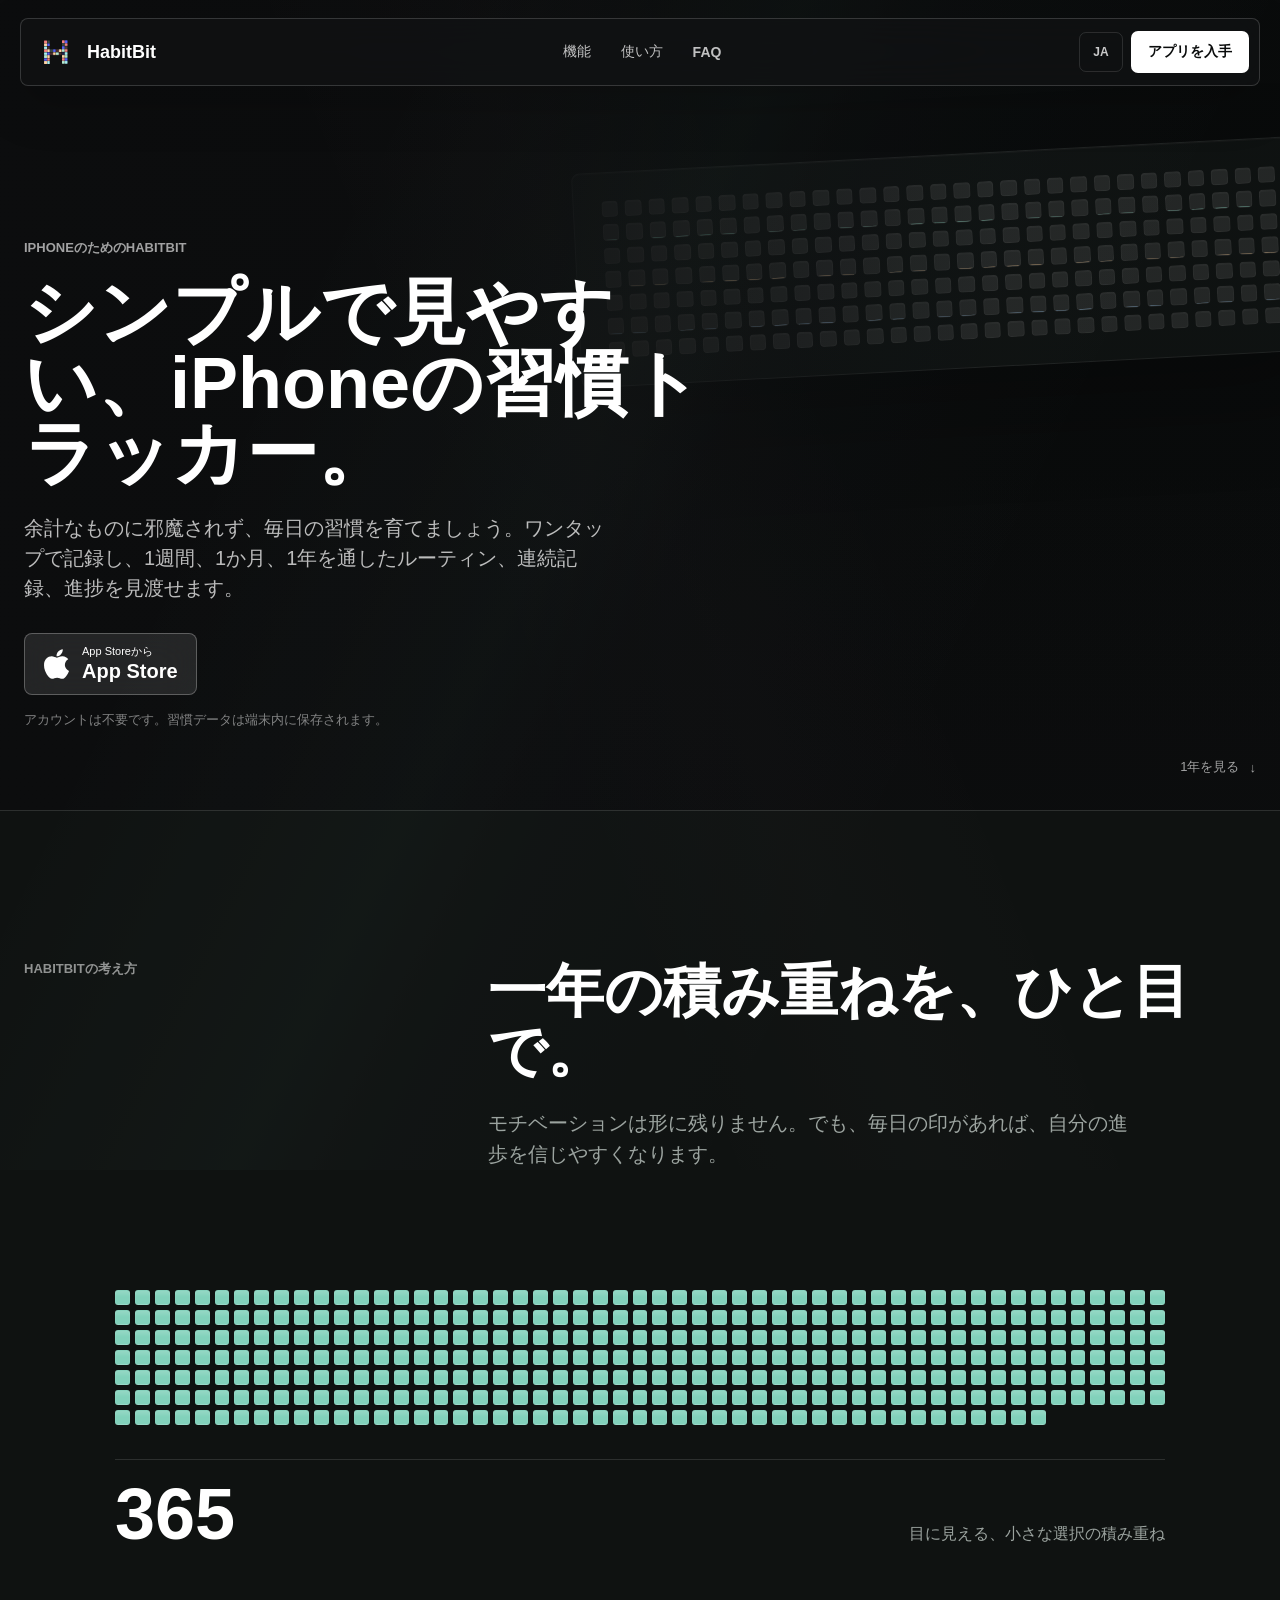
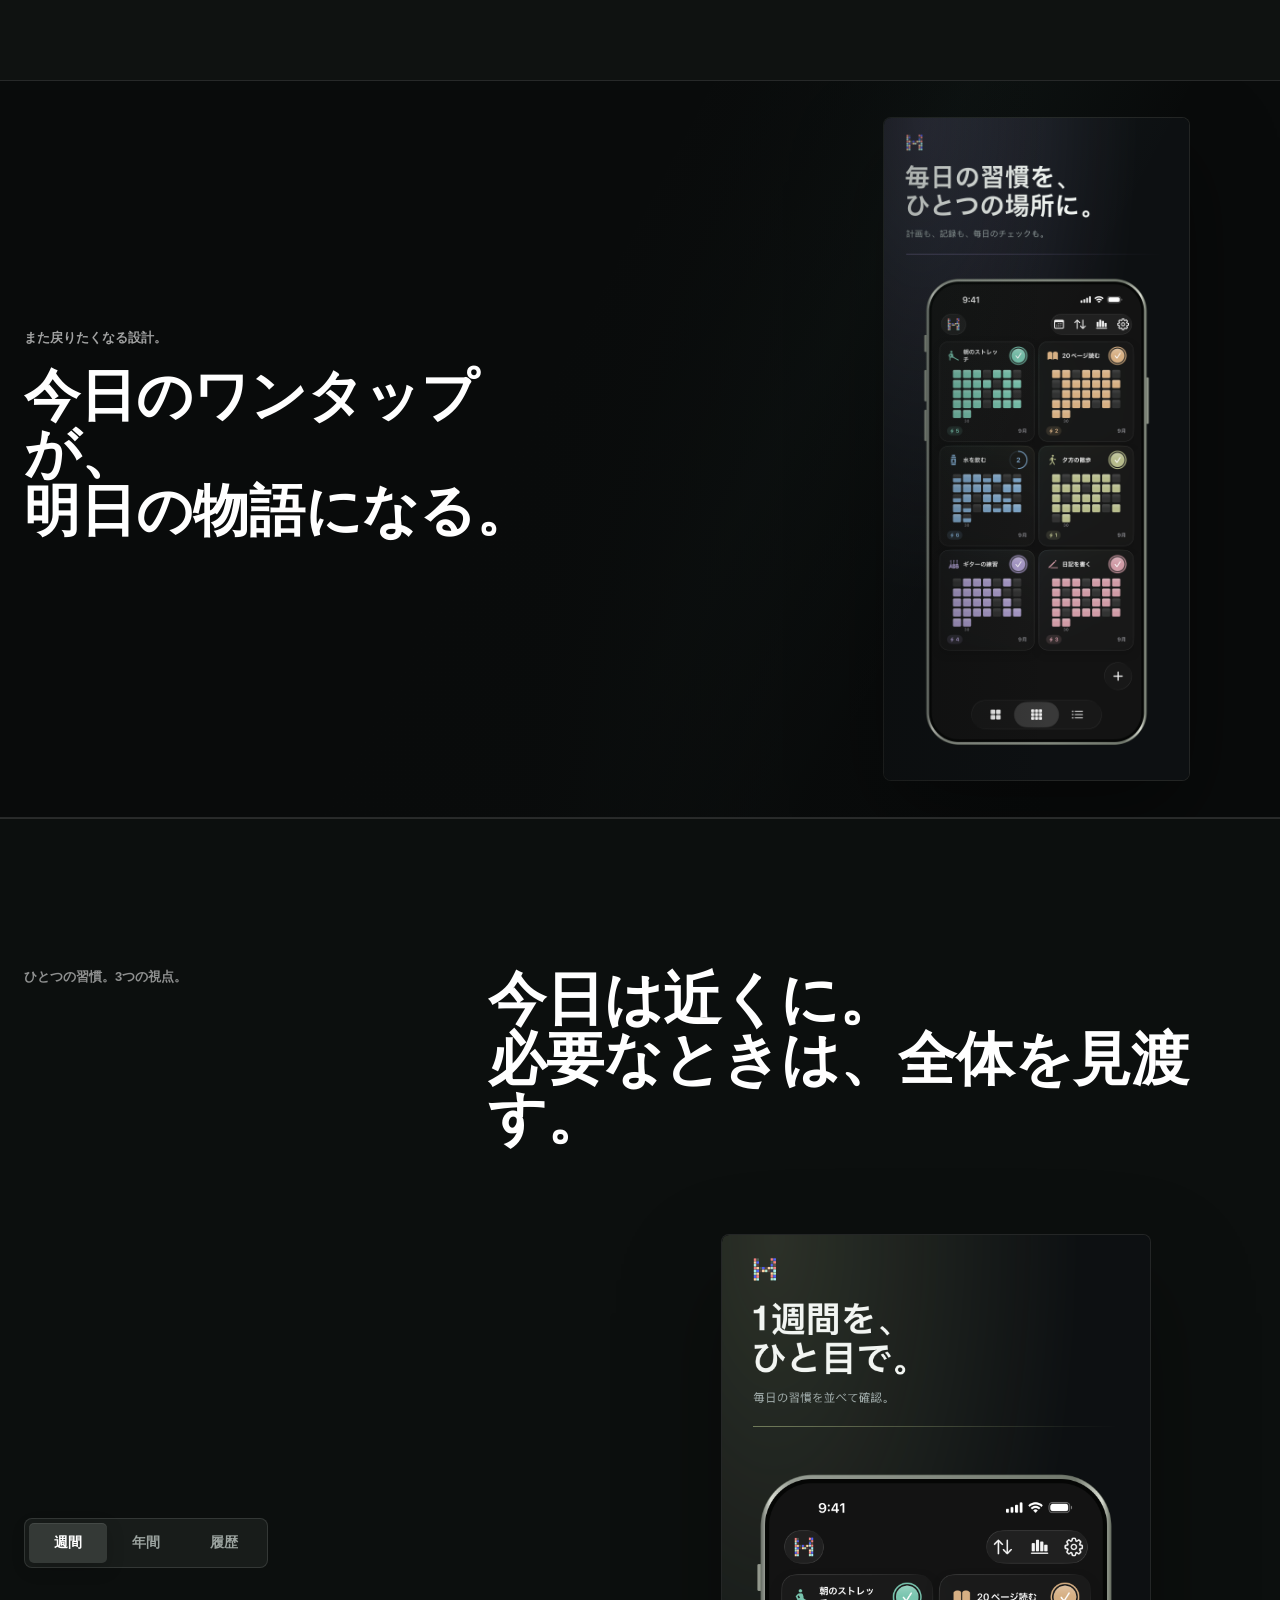
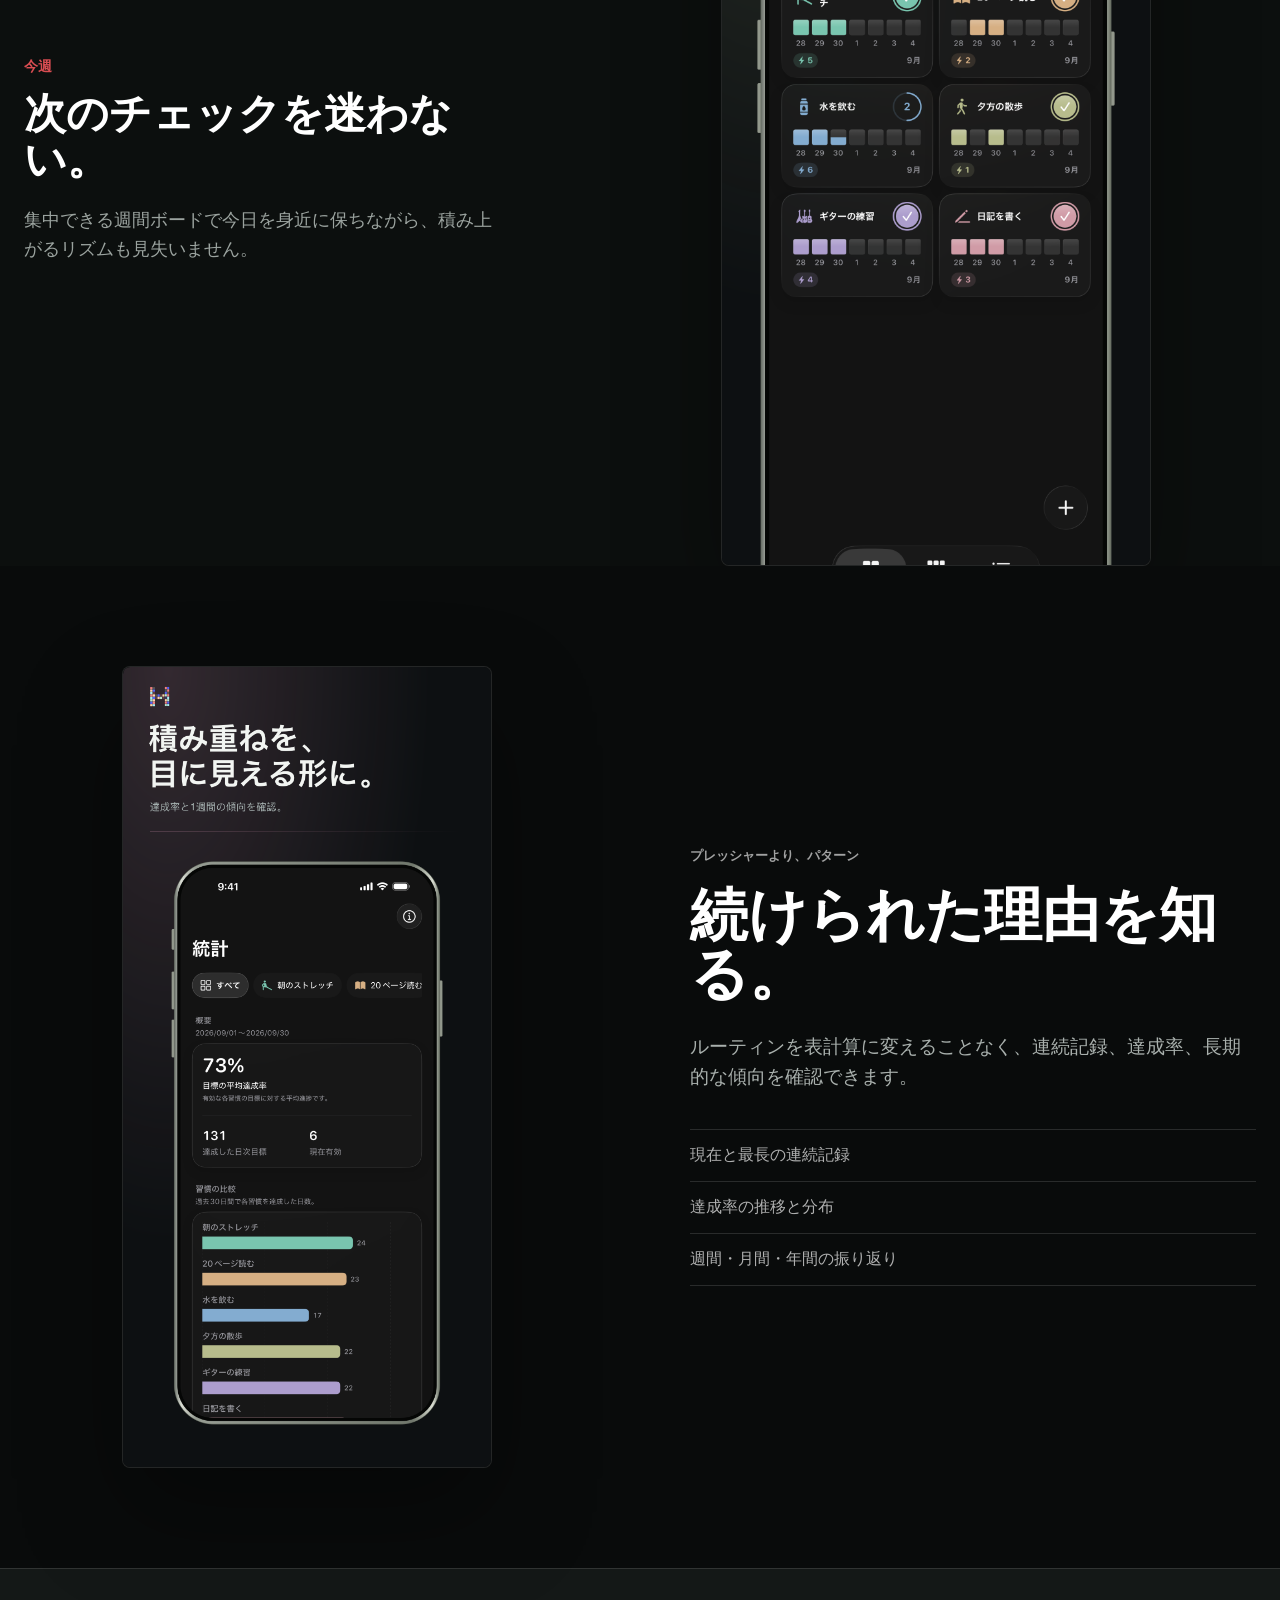
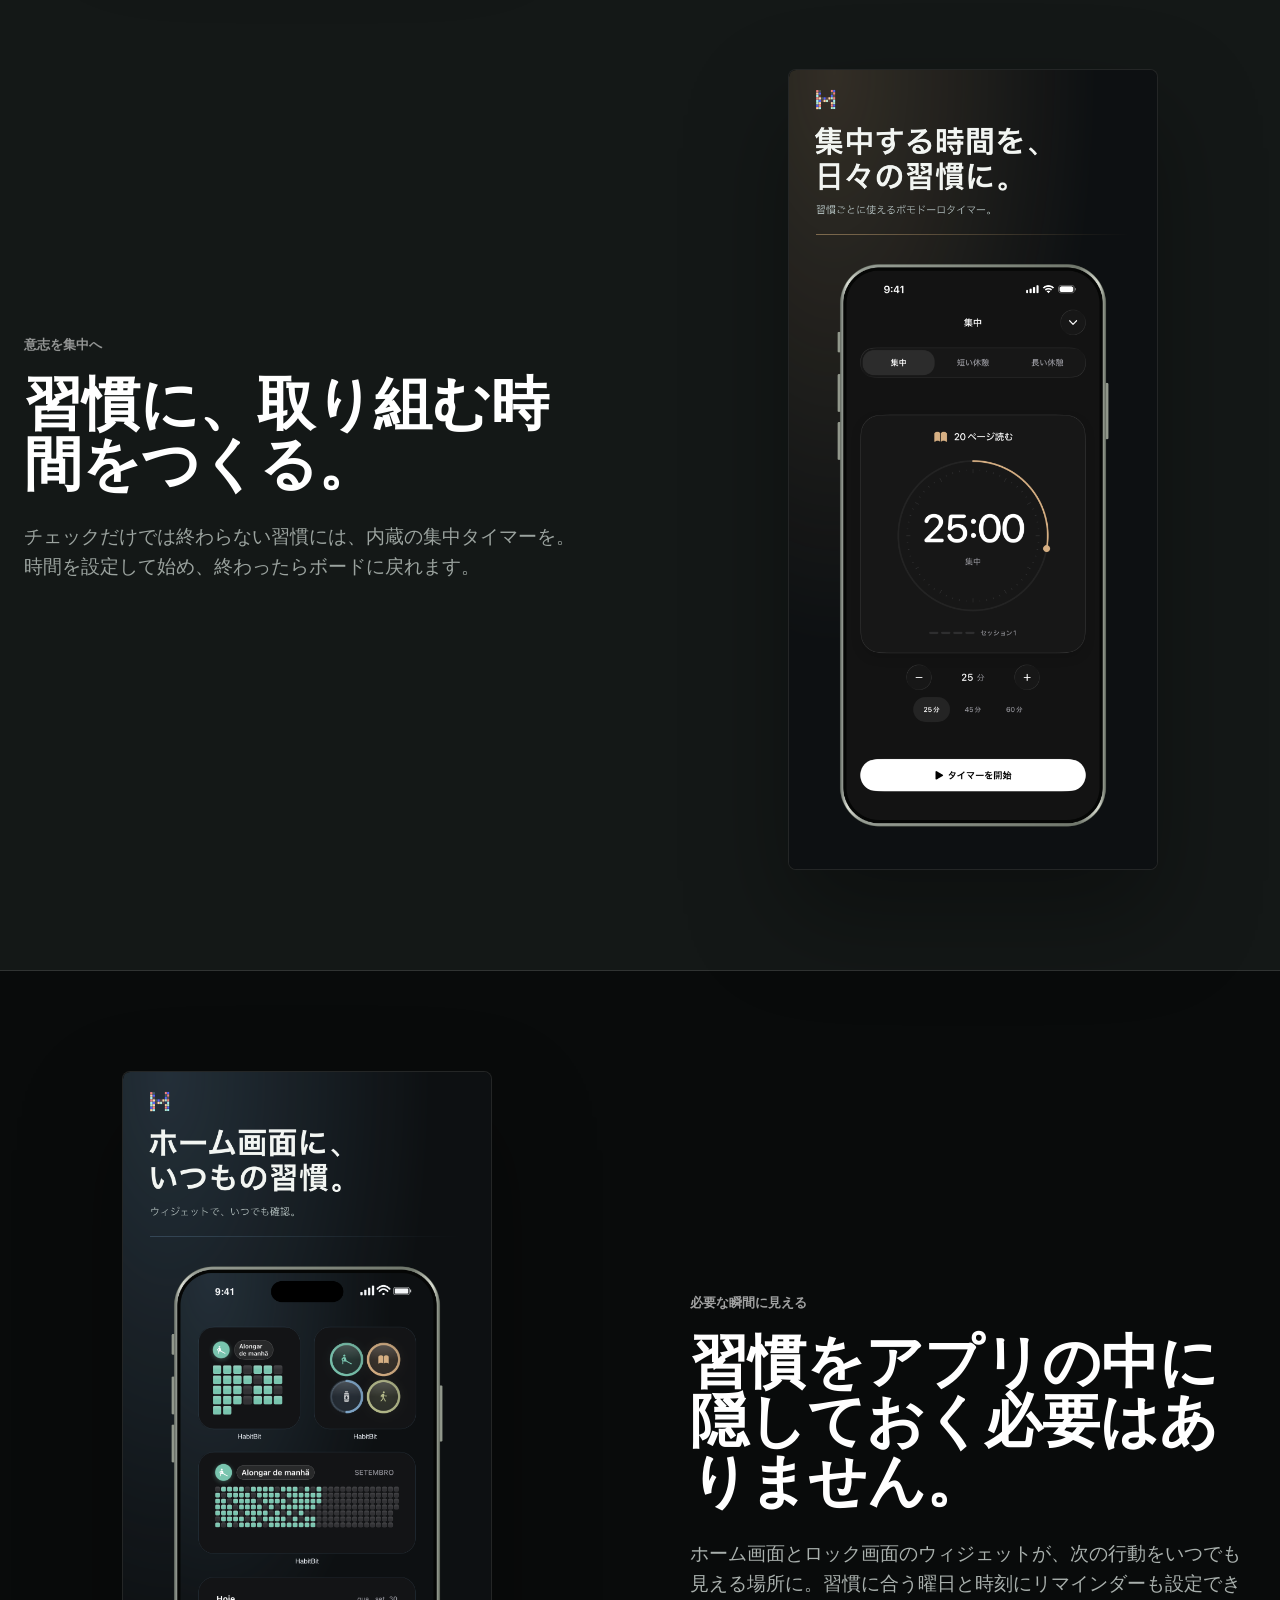
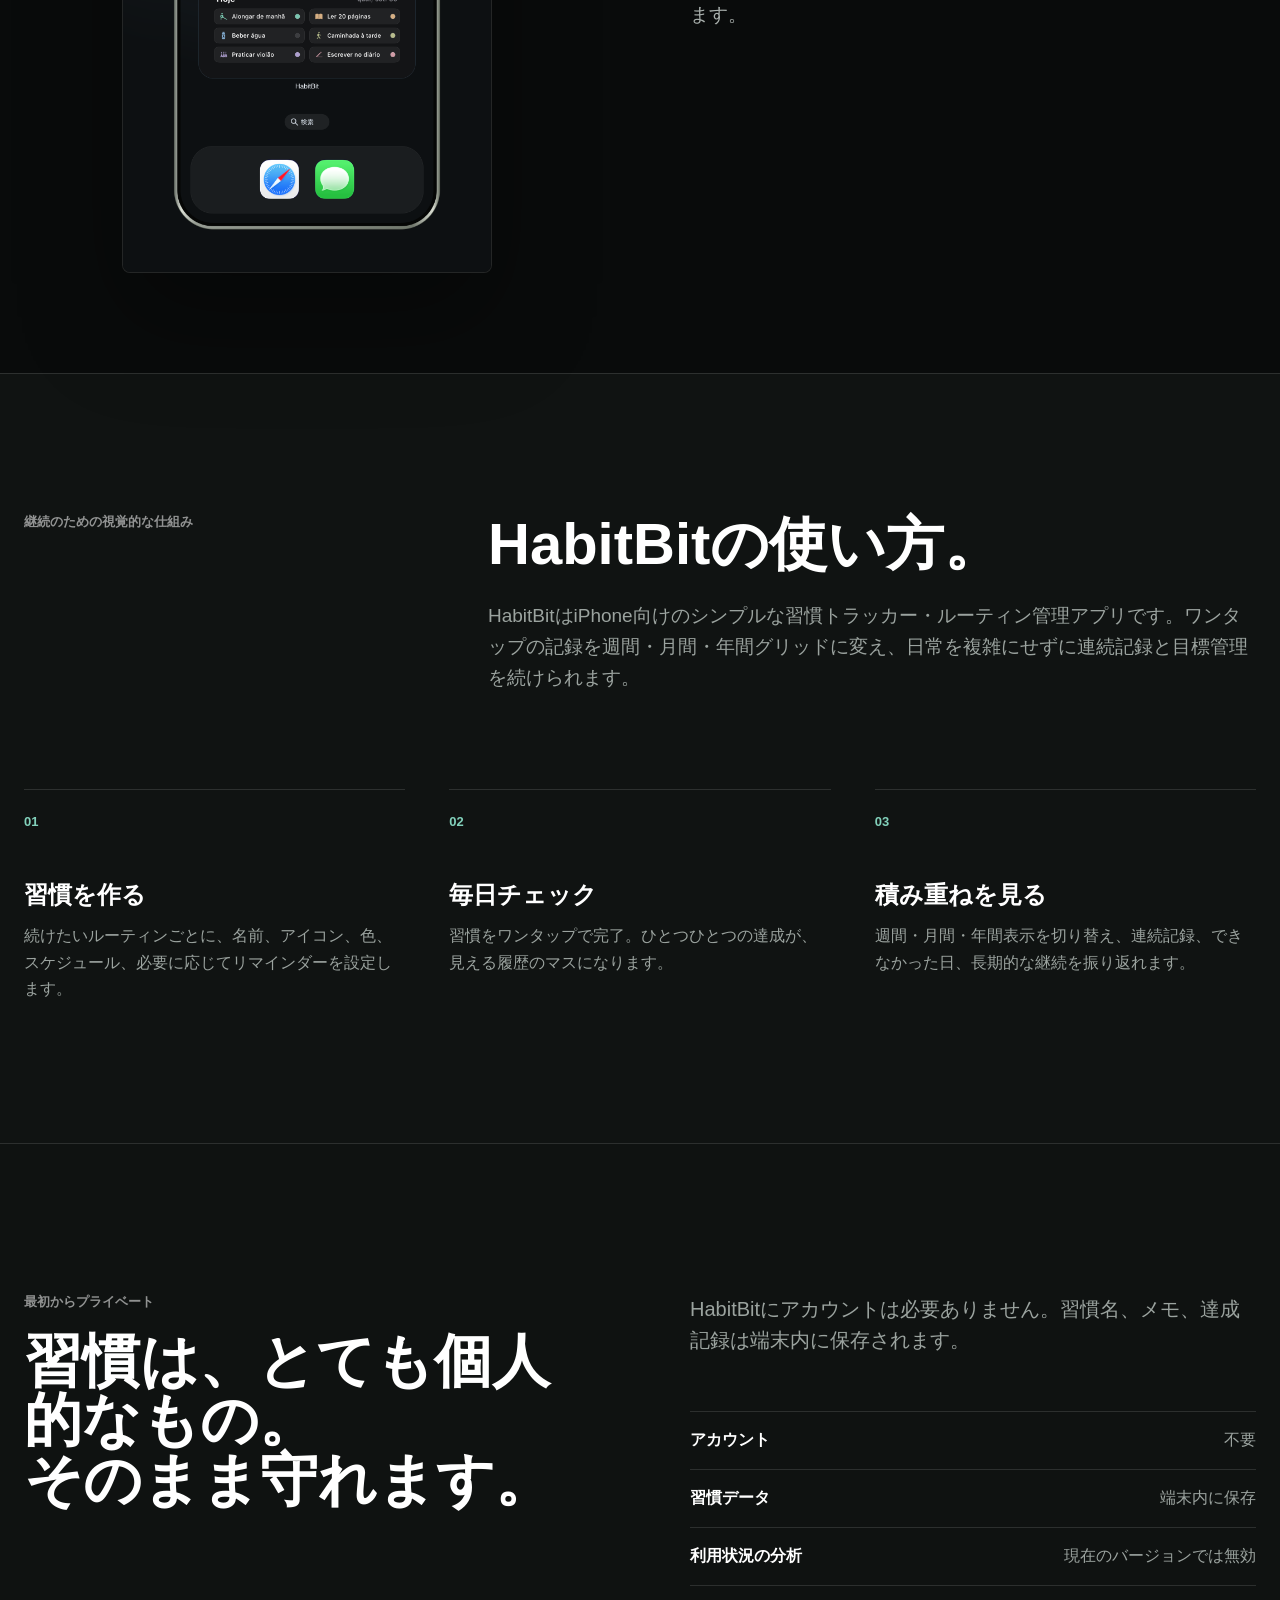
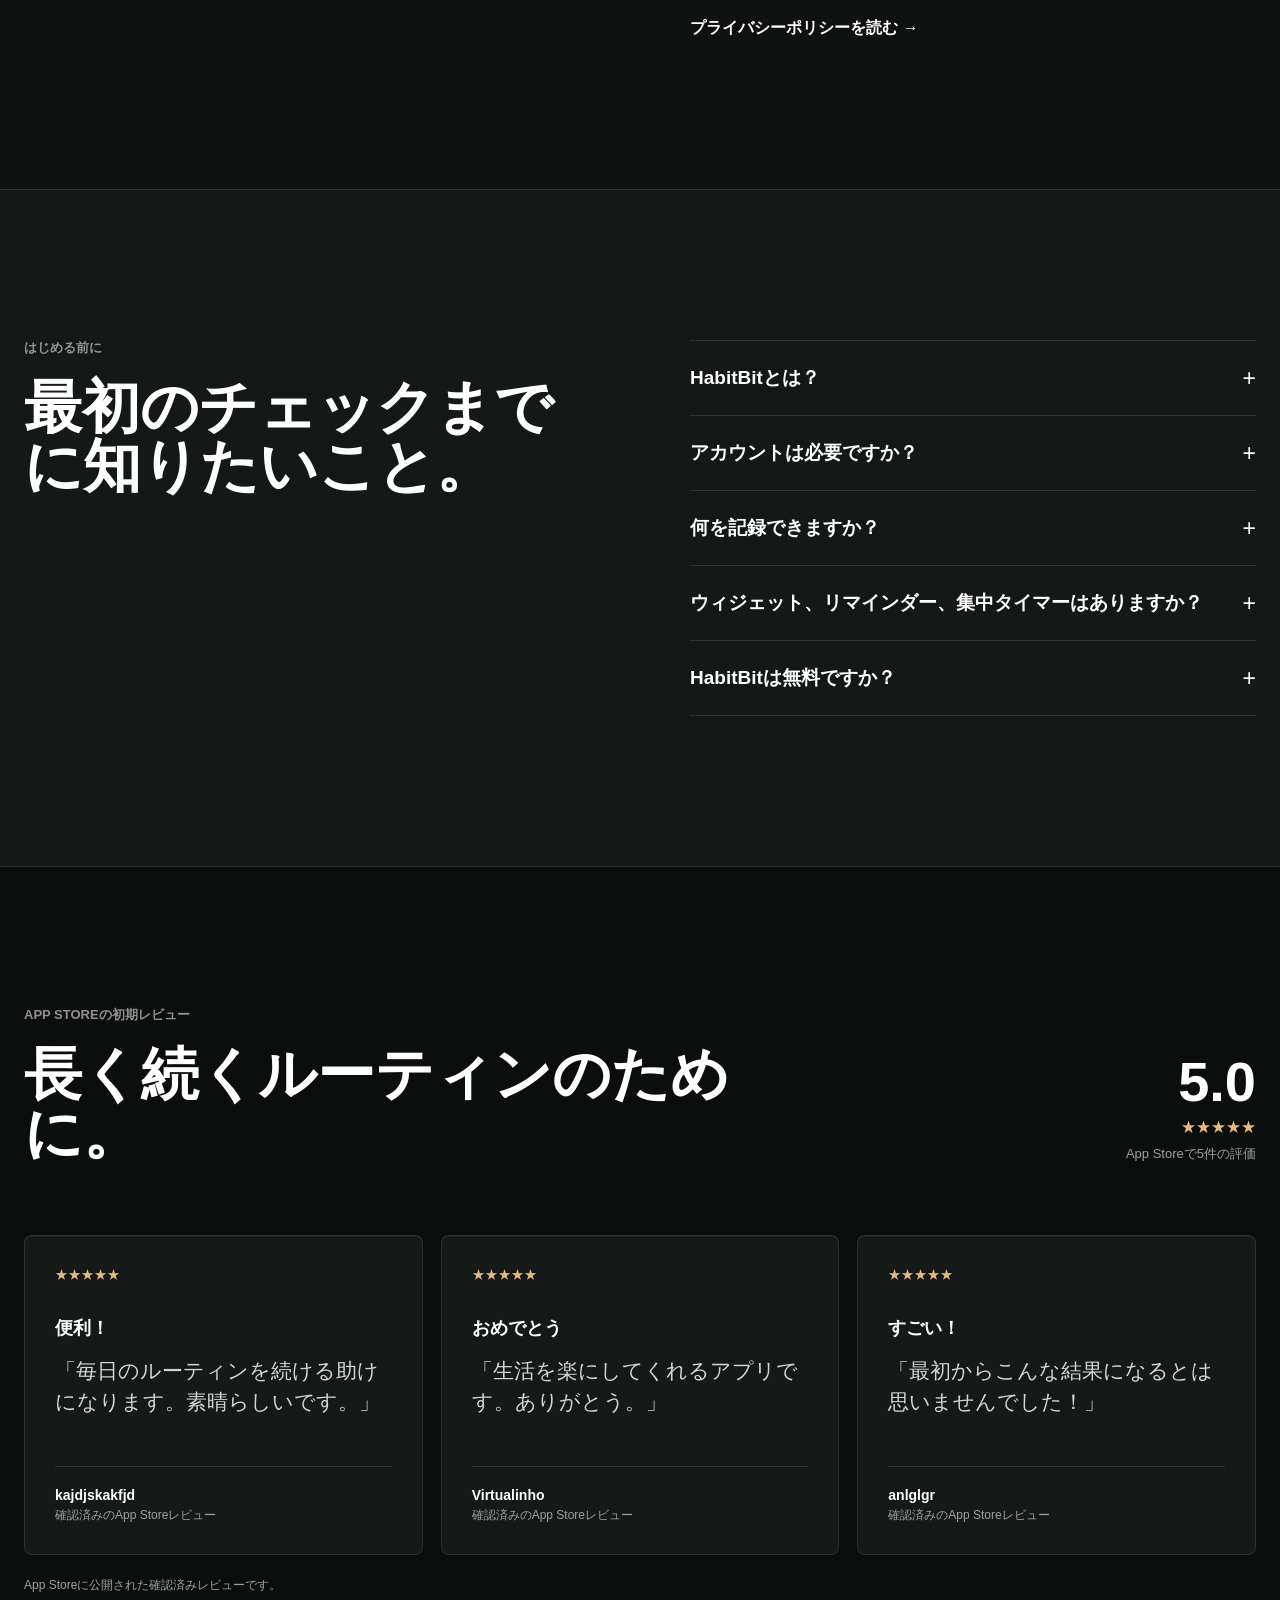
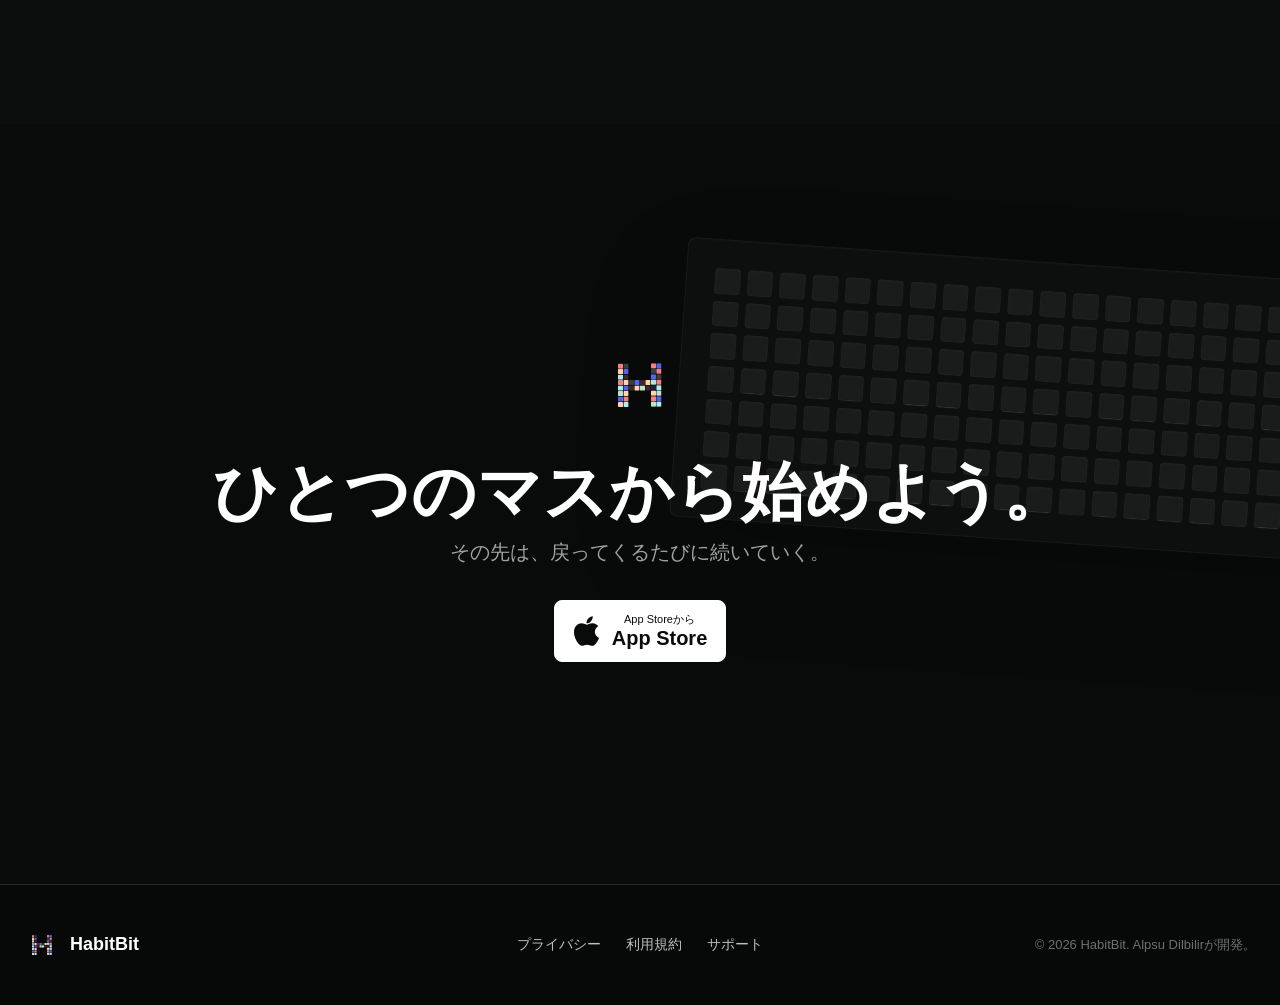
<file: ja/index.html>
<!doctype html>
<html lang="ja" data-screen-base="../assets/screens/ja/">
<head>
    <meta charset="utf-8">
    <meta name="viewport" content="width=device-width, initial-scale=1">
    <script>document.documentElement.classList.add('js');</script>
    <title>HabitBit - シンプルで見やすい習慣トラッカー</title>
    <meta name="description" content="HabitBitはiPhone向けのシンプルな習慣トラッカー・ルーティン管理アプリです。グリッド、リマインダー、ウィジェット、連続記録、集中タイマーで毎日の習慣を続けられます。">
    <meta name="robots" content="index, follow, max-image-preview:large">
    <meta name="theme-color" content="#0c0d0e">
    <meta name="apple-mobile-web-app-capable" content="yes">
    <meta name="apple-itunes-app" content="app-id=6755720599">
    <link rel="canonical" href="https://www.habitbit.app/ja/">
    <link rel="alternate" hreflang="en" href="https://www.habitbit.app/">
    <link rel="alternate" hreflang="tr" href="https://www.habitbit.app/tr/">
    <link rel="alternate" hreflang="de" href="https://www.habitbit.app/de/">
    <link rel="alternate" hreflang="fr" href="https://www.habitbit.app/fr/">
    <link rel="alternate" hreflang="es" href="https://www.habitbit.app/es/">
    <link rel="alternate" hreflang="it" href="https://www.habitbit.app/it/">
    <link rel="alternate" hreflang="pt-BR" href="https://www.habitbit.app/pt-br/">
    <link rel="alternate" hreflang="ja" href="https://www.habitbit.app/ja/">
    <link rel="alternate" hreflang="ko" href="https://www.habitbit.app/ko/">
    <link rel="alternate" hreflang="zh-Hans" href="https://www.habitbit.app/zh-hans/">
    <link rel="alternate" hreflang="x-default" href="https://www.habitbit.app/">
    <link rel="icon" type="image/png" href="../habitbit.png">
    <link rel="apple-touch-icon" href="../habitbit.png">
    <link rel="preload" href="../assets/screens/ja/02-habit-overview.png" as="image">
    <link rel="stylesheet" href="../styles.css?v=10">
    <meta property="og:type" content="website">
    <meta property="og:site_name" content="HabitBit">
    <meta property="og:locale" content="ja_JP">
    <meta property="og:title" content="HabitBit - シンプルで見やすい習慣トラッカー">
    <meta property="og:description" content="週間・月間・年間グリッドで進捗を見渡せる、シンプルな習慣トラッカーとルーティン管理アプリ。">
    <meta property="og:url" content="https://www.habitbit.app/ja/">
    <meta property="og:image" content="https://www.habitbit.app/assets/screens/ja/02-habit-overview.png">
    <meta property="og:image:alt" content="iPhoneで視覚的な習慣管理を表示するHabitBitアプリ">
    <meta name="twitter:card" content="summary_large_image">
        <script type="application/ld+json">
    {
      "@context": "https://schema.org",
      "@type": "SoftwareApplication",
      "name": "HabitBit",
      "url": "https://www.habitbit.app/ja/",
      "downloadUrl": "https://apps.apple.com/app/id6755720599",
      "image": "https://www.habitbit.app/habitbit.png",
      "operatingSystem": "iOS",
      "applicationCategory": "ProductivityApplication",
      "description": "HabitBitは、毎日のチェック、週間・月間・年間の進捗グリッド、リマインダー、ウィジェット、連続記録の統計、集中タイマーを備えたiPhone向け習慣トラッカーです。",
      "featureList": [
        "集中できる週間ボードで今日を身近に保ちながら、積み上がるリズムも見失いません。",
        "現在と最長の連続記録",
        "ホーム画面とロック画面のウィジェットが、次の行動をいつでも見える場所に。習慣に合う曜日と時刻にリマインダーも設定できます。",
        "達成率の推移と分布",
        "習慣に、取り組む時間をつくる。",
        "HabitBitにアカウントは必要ありません。習慣名、メモ、達成記録は端末内に保存されます。"
      ],
      "screenshot": "https://www.habitbit.app/assets/screens/ja/02-habit-overview.png",
      "softwareRequirements": "iOS / iPhone",
      "inLanguage": "ja",
      "isAccessibleForFree": true,
      "aggregateRating": {
        "@type": "AggregateRating",
        "ratingValue": "5.0",
        "bestRating": "5",
        "ratingCount": "5"
      },
      "offers": {
        "@type": "Offer",
        "price": "0",
        "priceCurrency": "USD",
        "description": "HabitBitは無料でダウンロードして利用できます。任意のPro購入で、無制限の習慣、高度な統計、Proウィジェット、ファイルの書き出し・読み込み、追加テーマカラーを利用できます。プランと地域別価格はアプリ内に表示されます。"
      },
      "author": {
        "@type": "Person",
        "name": "Alpsu Dilbilir"
      }
    }
    </script>
        <script type="application/ld+json">
    {
      "@context": "https://schema.org",
      "@type": "FAQPage",
      "mainEntity": [
        {
          "@type": "Question",
          "name": "HabitBitとは？",
          "acceptedAnswer": {
            "@type": "Answer",
            "text": "HabitBitはiPhone向けのシンプルで視覚的な習慣トラッカー・ルーティン管理アプリです。毎日のチェックが週間・月間・年間グリッドになり、ルーティン、連続記録、長期的な進捗をひと目で確認できます。"
          }
        },
        {
          "@type": "Question",
          "name": "アカウントは必要ですか？",
          "acceptedAnswer": {
            "@type": "Answer",
            "text": "いいえ。アカウントを作らずに習慣管理を始められます。習慣データは端末内に保存されます。"
          }
        },
        {
          "@type": "Question",
          "name": "何を記録できますか？",
          "acceptedAnswer": {
            "@type": "Answer",
            "text": "運動、読書、水分補給、勉強、マインドフルネスなど、繰り返したい行動を毎日の習慣、連続記録、目標、ルーティンとして管理できます。習慣ごとにアイコン、色、スケジュール、リマインダーを設定できます。"
          }
        },
        {
          "@type": "Question",
          "name": "ウィジェット、リマインダー、集中タイマーはありますか？",
          "acceptedAnswer": {
            "@type": "Answer",
            "text": "はい。ホーム画面とロック画面のウィジェット、指定した日時のリマインダー、ポモドーロ式の集中タイマーを利用できます。"
          }
        },
        {
          "@type": "Question",
          "name": "HabitBitは無料ですか？",
          "acceptedAnswer": {
            "@type": "Answer",
            "text": "HabitBitは無料でダウンロードして利用できます。任意のPro購入で、無制限の習慣、高度な統計、Proウィジェット、ファイルの書き出し・読み込み、追加テーマカラーを利用できます。プランと地域別価格はアプリ内に表示されます。"
          }
        }
      ]
    }
    </script>
</head>
<body>
    <a class="skip-link" href="#main">本文へ移動</a>
    <div class="page-light" aria-hidden="true"></div>
    <nav class="site-nav" aria-label="機能">
        <a class="brand" href="#top" aria-label="HabitBit home">
            <img src="../habitbit.png" alt="" width="42" height="42">
            <span>HabitBit</span>
        </a>
        <div class="nav-links">
            <a href="#experience">機能</a>
            <a href="#how-it-works">使い方</a>
            <a href="#questions">FAQ</a>
        </div>
        <div class="nav-actions">
            <details class="language-menu">
                <summary aria-label="言語を選択">JA</summary>
                <div class="language-options">
                    <a lang="en" href="https://www.habitbit.app/">English</a><a lang="tr" href="https://www.habitbit.app/tr/">Türkçe</a><a lang="de" href="https://www.habitbit.app/de/">Deutsch</a><a lang="fr" href="https://www.habitbit.app/fr/">Français</a><a lang="es" href="https://www.habitbit.app/es/">Español</a><a lang="it" href="https://www.habitbit.app/it/">Italiano</a><a lang="pt-BR" href="https://www.habitbit.app/pt-br/">Português</a><a lang="ja" href="https://www.habitbit.app/ja/">日本語</a><a lang="ko" href="https://www.habitbit.app/ko/">한국어</a><a lang="zh-Hans" href="https://www.habitbit.app/zh-hans/">简体中文</a>
                </div>
            </details>
            <a class="nav-download" href="https://apps.apple.com/app/id6755720599" target="_blank" rel="noopener noreferrer">アプリを入手</a>
        </div>
    </nav>

    <main id="main">
        <section class="hero" id="top" aria-labelledby="hero-title">
            <div class="hero-grid" id="hero-grid" aria-hidden="true"></div>
            <div class="hero-shade" aria-hidden="true"></div>
            <div class="hero-copy reveal">
                <p class="eyebrow">iPhoneのためのHabitBit</p>
                <h1 id="hero-title">シンプルで見やすい、iPhoneの習慣トラッカー。</h1>
                <p class="hero-lede">余計なものに邪魔されず、毎日の習慣を育てましょう。ワンタップで記録し、1週間、1か月、1年を通したルーティン、連続記録、進捗を見渡せます。</p>
                <a class="app-store-button" href="https://apps.apple.com/app/id6755720599" target="_blank" rel="noopener noreferrer" aria-label="アプリを入手: HabitBit">
                    <svg viewBox="0 0 384 512" aria-hidden="true"><path d="M318.7 268.7c-.2-36.7 16.4-64.4 50-84.8-18.8-26.9-47.2-41.7-84.7-44.6-35.5-2.8-74.3 20.7-88.5 20.7-15 0-49.4-19.7-76.4-19.7C63.3 141.2 4 184.8 4 273.5c0 26.2 4.8 53.3 14.4 81.2 12.8 36.7 59 126.7 107.2 125.2 25.2-.6 43-17.9 75.8-17.9 31.8 0 48.3 17.9 76.4 17.9 48.6-.7 90.4-82.5 102.6-119.3-65.2-30.7-61.7-90-61.7-91.9zM262.1 104.5c27.3-32.4 24.8-61.9 24-72.5-24.1 1.4-52 16.4-67.9 34.9-17.5 19.8-27.8 44.3-25.6 71.9 26.1 2 52.3-11.4 69.5-34.3z"/></svg>
                    <span><small>App Storeから</small><strong>App Store</strong></span>
                </a>
                <p class="hero-note">アカウントは不要です。習慣データは端末内に保存されます。</p>
            </div>
            <a class="scroll-cue" href="#proof" aria-label="1年を見る"><span>1年を見る</span><span aria-hidden="true">↓</span></a>
        </section>

        <section class="proof" id="proof" aria-labelledby="proof-title">
            <div class="section-shell proof-copy reveal">
                <p class="eyebrow dark">HabitBitの考え方</p>
                <h2 id="proof-title">一年の積み重ねを、ひと目で。</h2>
                <p>モチベーションは形に残りません。でも、毎日の印があれば、自分の進歩を信じやすくなります。</p>
            </div>
            <div class="year-stage" aria-label="一年の積み重ねを、ひと目で。">
                <div class="year-grid" id="year-grid" aria-hidden="true"></div>
                <div class="year-caption"><strong>365</strong><span>目に見える、小さな選択の積み重ね</span></div>
            </div>
        </section>

        <section class="film" aria-labelledby="film-title">
            <img class="film-media" src="../assets/screens/ja/02-habit-overview.png" alt="iPhoneで視覚的な習慣管理を表示するHabitBitアプリ" width="1320" height="2868" loading="lazy">
            <div class="film-overlay" aria-hidden="true"></div>
            <div class="film-copy section-shell reveal">
                <p class="eyebrow">また戻りたくなる設計。</p>
                <h2 id="film-title">今日のワンタップが、<br>明日の物語になる。</h2>
            </div>
        </section>

        <section class="experience" id="experience" aria-labelledby="experience-title">
            <div class="section-shell experience-heading reveal">
                <p class="eyebrow dark">ひとつの習慣。3つの視点。</p>
                <h2 id="experience-title">今日は近くに。<br>必要なときは、全体を見渡す。</h2>
            </div>
            <div class="mode-explorer section-shell">
                <div class="mode-copy reveal">
                    <div class="mode-control" role="tablist" aria-label="ひとつの習慣。3つの視点。">
                        <button type="button" role="tab" aria-selected="true" data-mode="week">週間</button>
                        <button type="button" role="tab" aria-selected="false" data-mode="year">年間</button>
                        <button type="button" role="tab" aria-selected="false" data-mode="detail">履歴</button>
                    </div>
                    <p class="mode-kicker" id="mode-kicker">今週</p>
                    <h3 id="mode-title">次のチェックを迷わない。</h3>
                    <p id="mode-description">集中できる週間ボードで今日を身近に保ちながら、積み上がるリズムも見失いません。</p>
                </div>
                <div class="device-stage reveal">
                    <div class="device" aria-live="polite">
                        <img id="mode-image" src="../assets/screens/ja/07-weekly-view.png" alt="iPhoneに表示されたHabitBitの週間習慣グリッド" width="1320" height="2868">
                    </div>
                </div>
            </div>
        </section>

        <section class="product-stories" aria-label="機能">
            <article class="story story-dark">
                <div class="story-media reveal"><div class="device device-small"><img src="../assets/screens/ja/05-statistics.png" alt="続けられた理由を知る。" loading="lazy" width="1320" height="2868"></div></div>
                <div class="story-copy reveal">
                    <p class="eyebrow">プレッシャーより、パターン</p>
                    <h2>続けられた理由を知る。</h2>
                    <p>ルーティンを表計算に変えることなく、連続記録、達成率、長期的な傾向を確認できます。</p>
                    <ul><li>現在と最長の連続記録</li><li>達成率の推移と分布</li><li>週間・月間・年間の振り返り</li></ul>
                </div>
            </article>
            <article class="story story-light story-reverse">
                <div class="story-media reveal"><div class="device device-small"><img src="../assets/screens/ja/04-pomodoro-focus.png" alt="習慣に、取り組む時間をつくる。" loading="lazy" width="1320" height="2868"></div></div>
                <div class="story-copy reveal">
                    <p class="eyebrow dark">意志を集中へ</p>
                    <h2>習慣に、取り組む時間をつくる。</h2>
                    <p>チェックだけでは終わらない習慣には、内蔵の集中タイマーを。時間を設定して始め、終わったらボードに戻れます。</p>
                </div>
            </article>
            <article class="story story-dark">
                <div class="story-media reveal"><div class="device device-small"><img src="../assets/screens/ja/03-home-screen-widgets.png" alt="習慣をアプリの中に隠しておく必要はありません。" loading="lazy" width="1320" height="2868"></div></div>
                <div class="story-copy reveal">
                    <p class="eyebrow">必要な瞬間に見える</p>
                    <h2>習慣をアプリの中に隠しておく必要はありません。</h2>
                    <p>ホーム画面とロック画面のウィジェットが、次の行動をいつでも見える場所に。習慣に合う曜日と時刻にリマインダーも設定できます。</p>
                </div>
            </article>
        </section>

        <section class="how-it-works" id="how-it-works" aria-labelledby="how-title">
            <div class="section-shell how-heading reveal">
                <p class="eyebrow dark">継続のための視覚的な仕組み</p>
                <h2 id="how-title">HabitBitの使い方。</h2>
                <p>HabitBitはiPhone向けのシンプルな習慣トラッカー・ルーティン管理アプリです。ワンタップの記録を週間・月間・年間グリッドに変え、日常を複雑にせずに連続記録と目標管理を続けられます。</p>
            </div>
            <div class="section-shell how-steps">
                <article class="reveal"><span>01</span><h3>習慣を作る</h3><p>続けたいルーティンごとに、名前、アイコン、色、スケジュール、必要に応じてリマインダーを設定します。</p></article>
                <article class="reveal"><span>02</span><h3>毎日チェック</h3><p>習慣をワンタップで完了。ひとつひとつの達成が、見える履歴のマスになります。</p></article>
                <article class="reveal"><span>03</span><h3>積み重ねを見る</h3><p>週間・月間・年間表示を切り替え、連続記録、できなかった日、長期的な継続を振り返れます。</p></article>
            </div>
        </section>

        <section class="privacy" id="privacy" aria-labelledby="privacy-title">
            <div class="section-shell privacy-layout">
                <div class="privacy-copy reveal"><p class="eyebrow dark">最初からプライベート</p><h2 id="privacy-title">習慣は、とても個人的なもの。<br>そのまま守れます。</h2></div>
                <div class="privacy-details reveal">
                    <p>HabitBitにアカウントは必要ありません。習慣名、メモ、達成記録は端末内に保存されます。</p>
                    <dl><div><dt>アカウント</dt><dd>不要</dd></div><div><dt>習慣データ</dt><dd>端末内に保存</dd></div><div><dt>利用状況の分析</dt><dd>現在のバージョンでは無効</dd></div></dl>
                    <a class="text-link" href="../privacy.html">プライバシーポリシーを読む <span aria-hidden="true">→</span></a>
                </div>
            </div>
        </section>

        <section class="questions" id="questions" aria-labelledby="questions-title">
            <div class="section-shell questions-layout">
                <div class="questions-heading reveal"><p class="eyebrow dark">はじめる前に</p><h2 id="questions-title">最初のチェックまでに知りたいこと。</h2></div>
                <div class="faq reveal">
                    <details><summary>HabitBitとは？</summary><p>HabitBitはiPhone向けのシンプルで視覚的な習慣トラッカー・ルーティン管理アプリです。毎日のチェックが週間・月間・年間グリッドになり、ルーティン、連続記録、長期的な進捗をひと目で確認できます。</p></details>
                    <details><summary>アカウントは必要ですか？</summary><p>いいえ。アカウントを作らずに習慣管理を始められます。習慣データは端末内に保存されます。</p></details>
                    <details><summary>何を記録できますか？</summary><p>運動、読書、水分補給、勉強、マインドフルネスなど、繰り返したい行動を毎日の習慣、連続記録、目標、ルーティンとして管理できます。習慣ごとにアイコン、色、スケジュール、リマインダーを設定できます。</p></details>
                    <details><summary>ウィジェット、リマインダー、集中タイマーはありますか？</summary><p>はい。ホーム画面とロック画面のウィジェット、指定した日時のリマインダー、ポモドーロ式の集中タイマーを利用できます。</p></details>
                    <details><summary>HabitBitは無料ですか？</summary><p>HabitBitは無料でダウンロードして利用できます。任意のPro購入で、無制限の習慣、高度な統計、Proウィジェット、ファイルの書き出し・読み込み、追加テーマカラーを利用できます。プランと地域別価格はアプリ内に表示されます。</p></details>
                </div>
            </div>
        </section>

        <section class="reviews" id="reviews" aria-labelledby="reviews-title">
            <div class="section-shell reviews-heading reveal">
                <div>
                    <p class="eyebrow dark">App Storeの初期レビュー</p>
                    <h2 id="reviews-title">長く続くルーティンのために。</h2>
                </div>
                <a class="rating-summary" href="https://apps.apple.com/app/id6755720599" target="_blank" rel="noopener noreferrer" aria-label="長く続くルーティンのために。">
                    <strong>5.0</strong>
                    <span class="rating-stars" aria-label="5 / 5">★★★★★</span>
                    <small>App Storeで5件の評価</small>
                </a>
            </div>
            <div class="section-shell review-grid">
                <article class="review-card reveal">
                    <div class="review-stars" aria-label="5 / 5">★★★★★</div>
                    <h3>便利！</h3>
                    <blockquote>「毎日のルーティンを続ける助けになります。素晴らしいです。」</blockquote>
                    <div class="review-meta"><strong>kajdjskakfjd</strong><span>確認済みのApp Storeレビュー</span></div>
                </article>
                <article class="review-card reveal">
                    <div class="review-stars" aria-label="5 / 5">★★★★★</div>
                    <h3>おめでとう</h3>
                    <blockquote>「生活を楽にしてくれるアプリです。ありがとう。」</blockquote>
                    <div class="review-meta"><strong>Virtualinho</strong><span>確認済みのApp Storeレビュー</span></div>
                </article>
                <article class="review-card reveal">
                    <div class="review-stars" aria-label="5 / 5">★★★★★</div>
                    <h3>すごい！</h3>
                    <blockquote>「最初からこんな結果になるとは思いませんでした！」</blockquote>
                    <div class="review-meta"><strong>anlglgr</strong><span>確認済みのApp Storeレビュー</span></div>
                </article>
            </div>
            <p class="section-shell reviews-note">App Storeに公開された確認済みレビューです。</p>
        </section>

        <section class="final-cta" aria-labelledby="final-title">
            <div class="final-grid" id="final-grid" aria-hidden="true"></div>
            <div class="final-copy reveal">
                <img src="../habitbit.png" alt="" width="78" height="78">
                <h2 id="final-title">ひとつのマスから始めよう。</h2>
                <p>その先は、戻ってくるたびに続いていく。</p>
                <a class="app-store-button light" href="https://apps.apple.com/app/id6755720599" target="_blank" rel="noopener noreferrer" aria-label="アプリを入手: HabitBit">
                    <svg viewBox="0 0 384 512" aria-hidden="true"><path d="M318.7 268.7c-.2-36.7 16.4-64.4 50-84.8-18.8-26.9-47.2-41.7-84.7-44.6-35.5-2.8-74.3 20.7-88.5 20.7-15 0-49.4-19.7-76.4-19.7C63.3 141.2 4 184.8 4 273.5c0 26.2 4.8 53.3 14.4 81.2 12.8 36.7 59 126.7 107.2 125.2 25.2-.6 43-17.9 75.8-17.9 31.8 0 48.3 17.9 76.4 17.9 48.6-.7 90.4-82.5 102.6-119.3-65.2-30.7-61.7-90-61.7-91.9zM262.1 104.5c27.3-32.4 24.8-61.9 24-72.5-24.1 1.4-52 16.4-67.9 34.9-17.5 19.8-27.8 44.3-25.6 71.9 26.1 2 52.3-11.4 69.5-34.3z"/></svg>
                    <span><small>App Storeから</small><strong>App Store</strong></span>
                </a>
            </div>
        </section>
    </main>

    <footer>
        <div class="footer-inner">
            <a class="brand footer-brand" href="#top"><img src="../habitbit.png" alt="" width="36" height="36"><span>HabitBit</span></a>
            <div class="footer-links"><a href="../privacy.html">プライバシー</a><a href="../tos.html">利用規約</a><a href="mailto:alpsudilbilir@gmail.com">サポート</a></div>
            <p>© <span id="current-year">2026</span> HabitBit. Alpsu Dilbilirが開発。</p>
        </div>
    </footer>
    <script type="application/json" id="mode-translations">{"week":{"alt":"iPhoneに表示されたHabitBitの週間習慣グリッド","kicker":"今週","title":"次のチェックを迷わない。","description":"週間ボードで今日を身近に保ちながら、積み上がるリズムも見失いません。"},"year":{"alt":"iPhoneに表示されたHabitBitの年間習慣グリッド","kicker":"今年","title":"継続をひと目で見る。","description":"年間表示は、何百もの小さな選択を、進歩が伝わるひとつの記録に変えます。"},"detail":{"alt":"iPhoneに表示されたHabitBitの習慣履歴","kicker":"習慣の履歴","title":"ひとつひとつのマスの物語を見る。","description":"達成を振り返り、メモを読み返し、ひとつの習慣が時間とともにどう育ったかを確認できます。"}}</script>
    <script src="../app.js?v=5" defer></script>
</body>
</html>
</file>
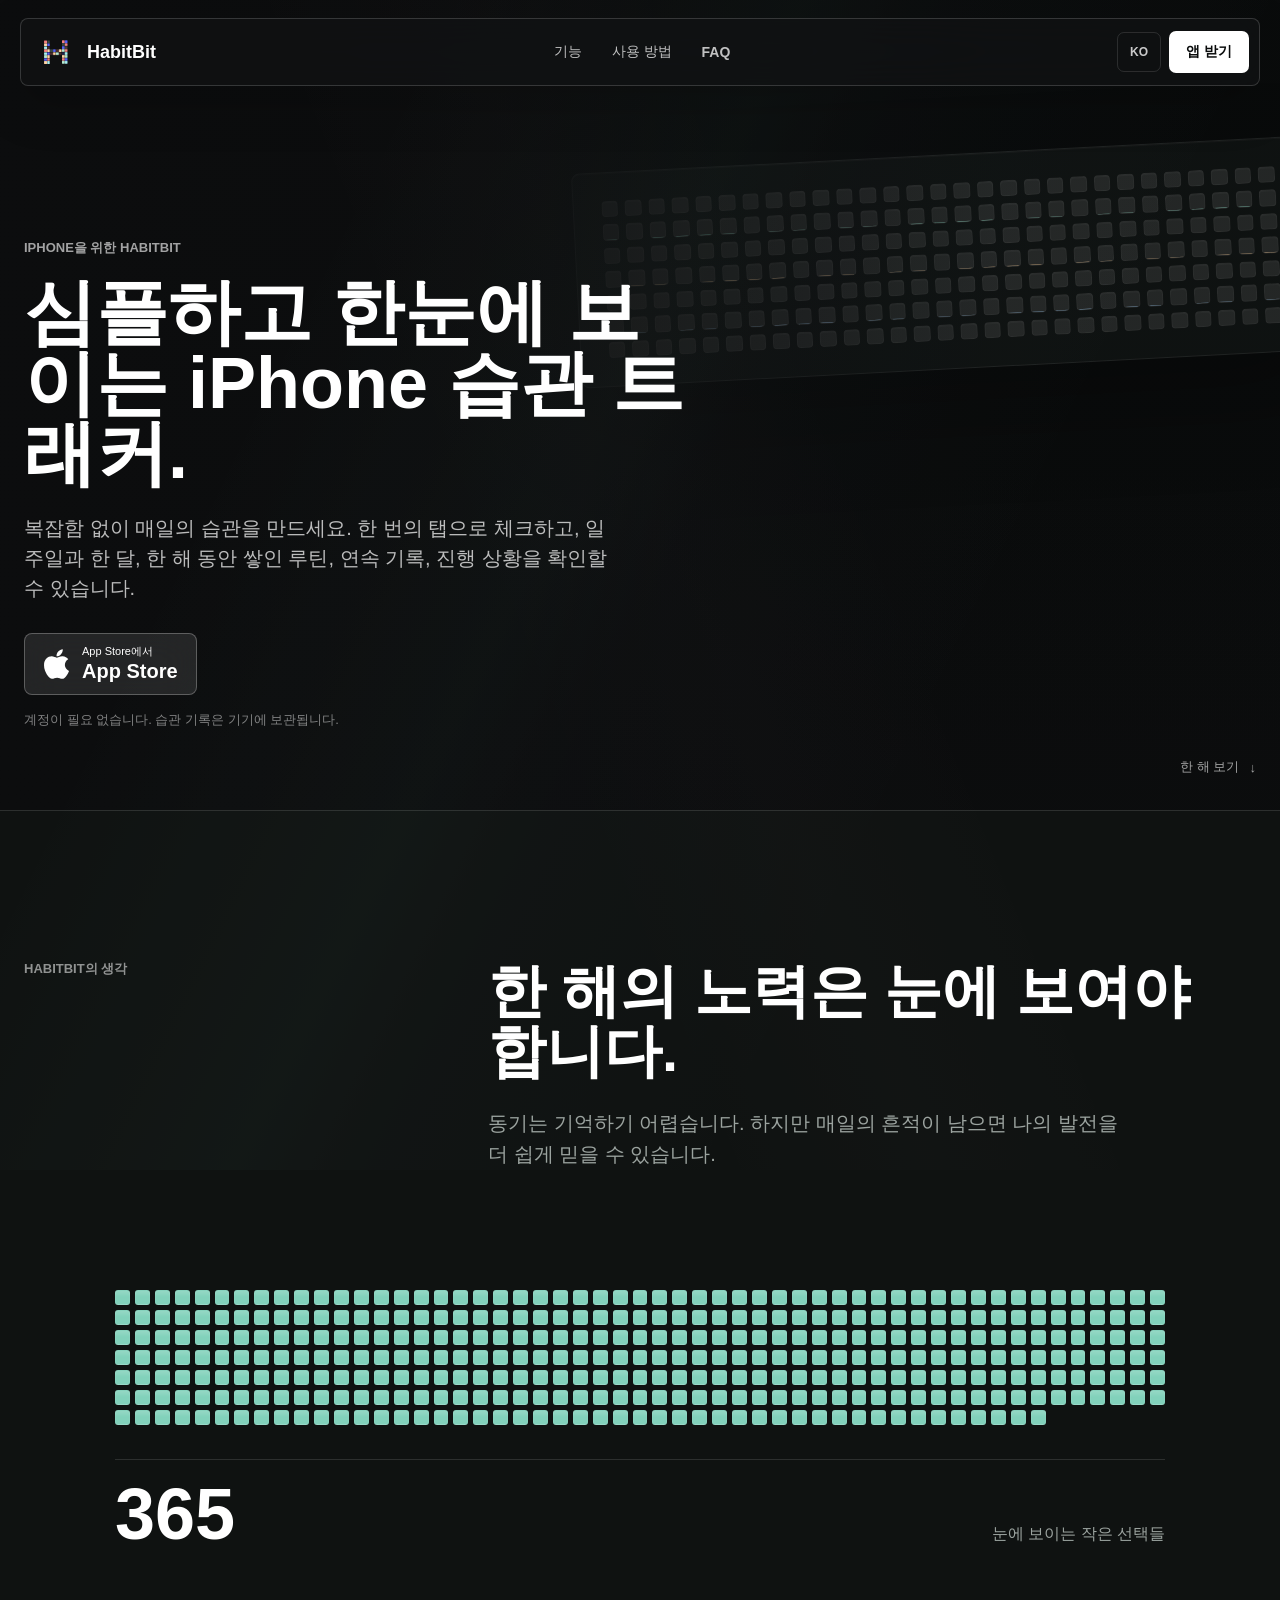
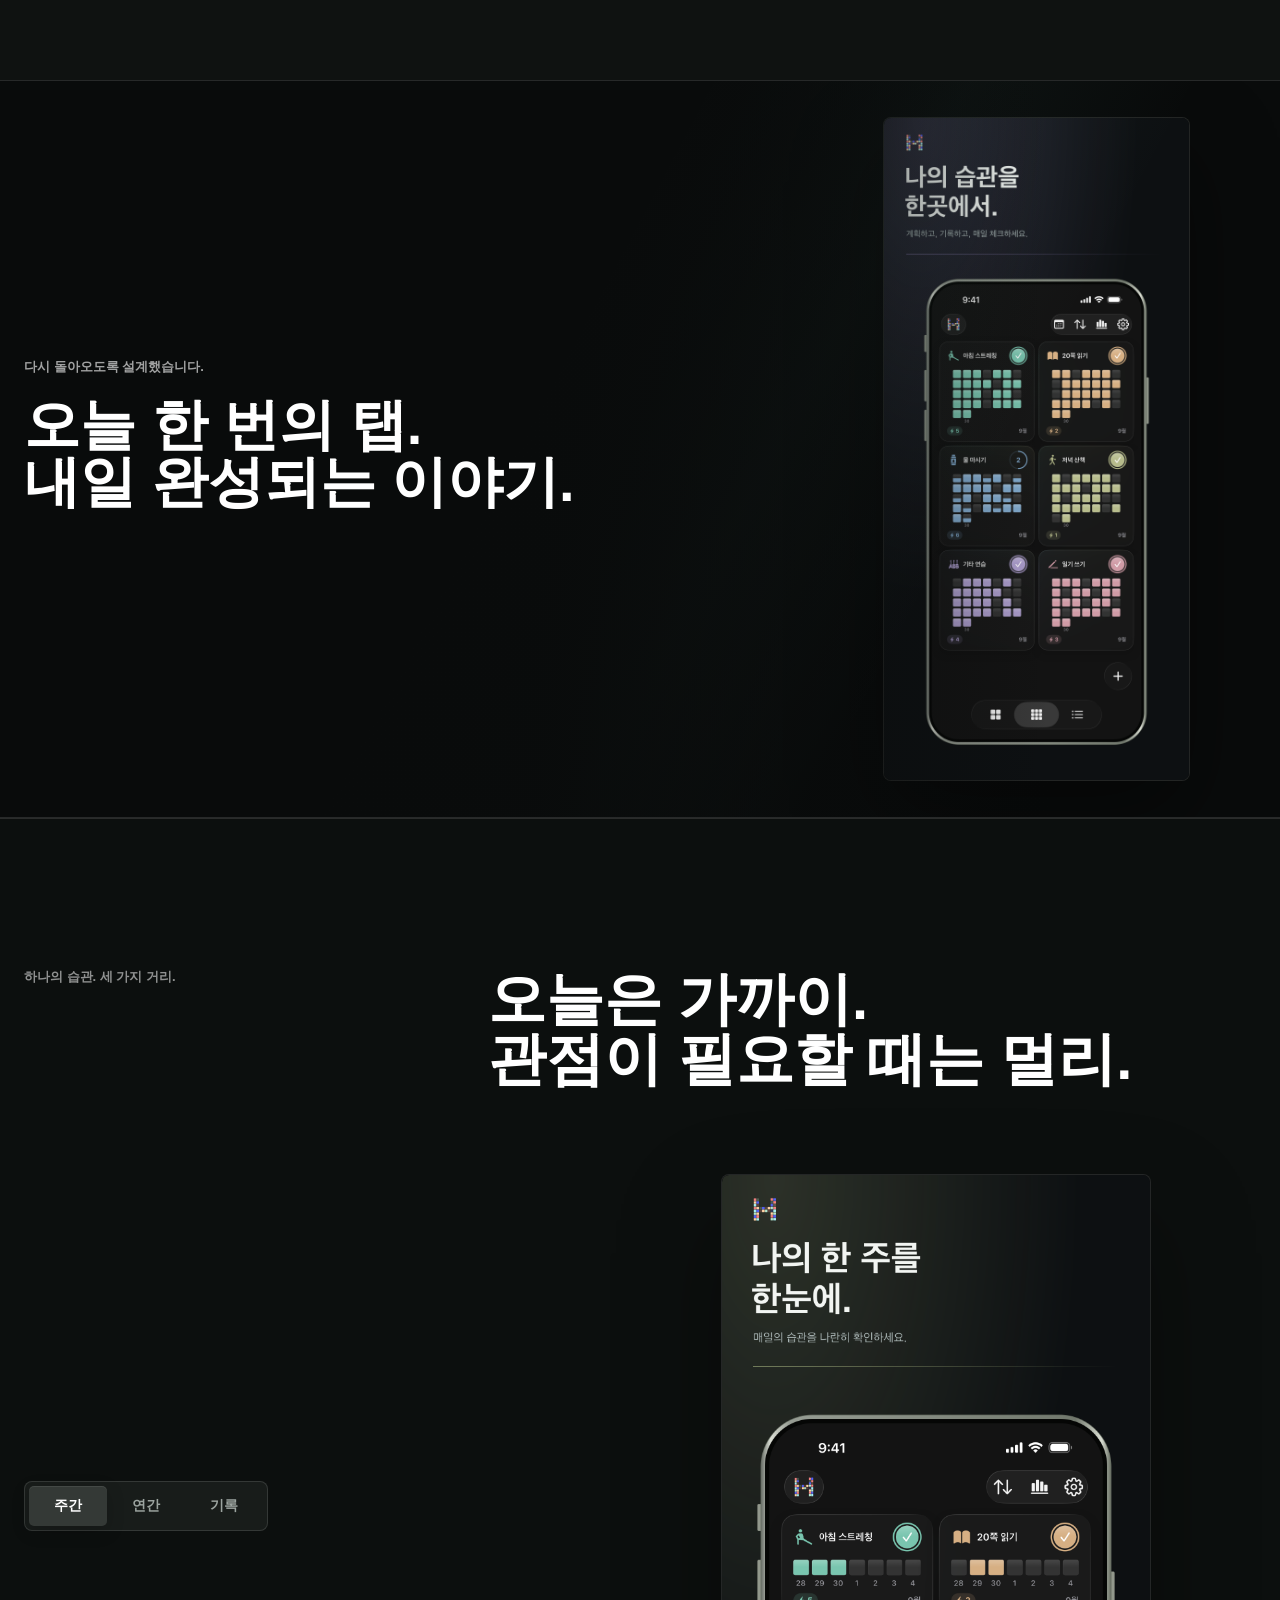
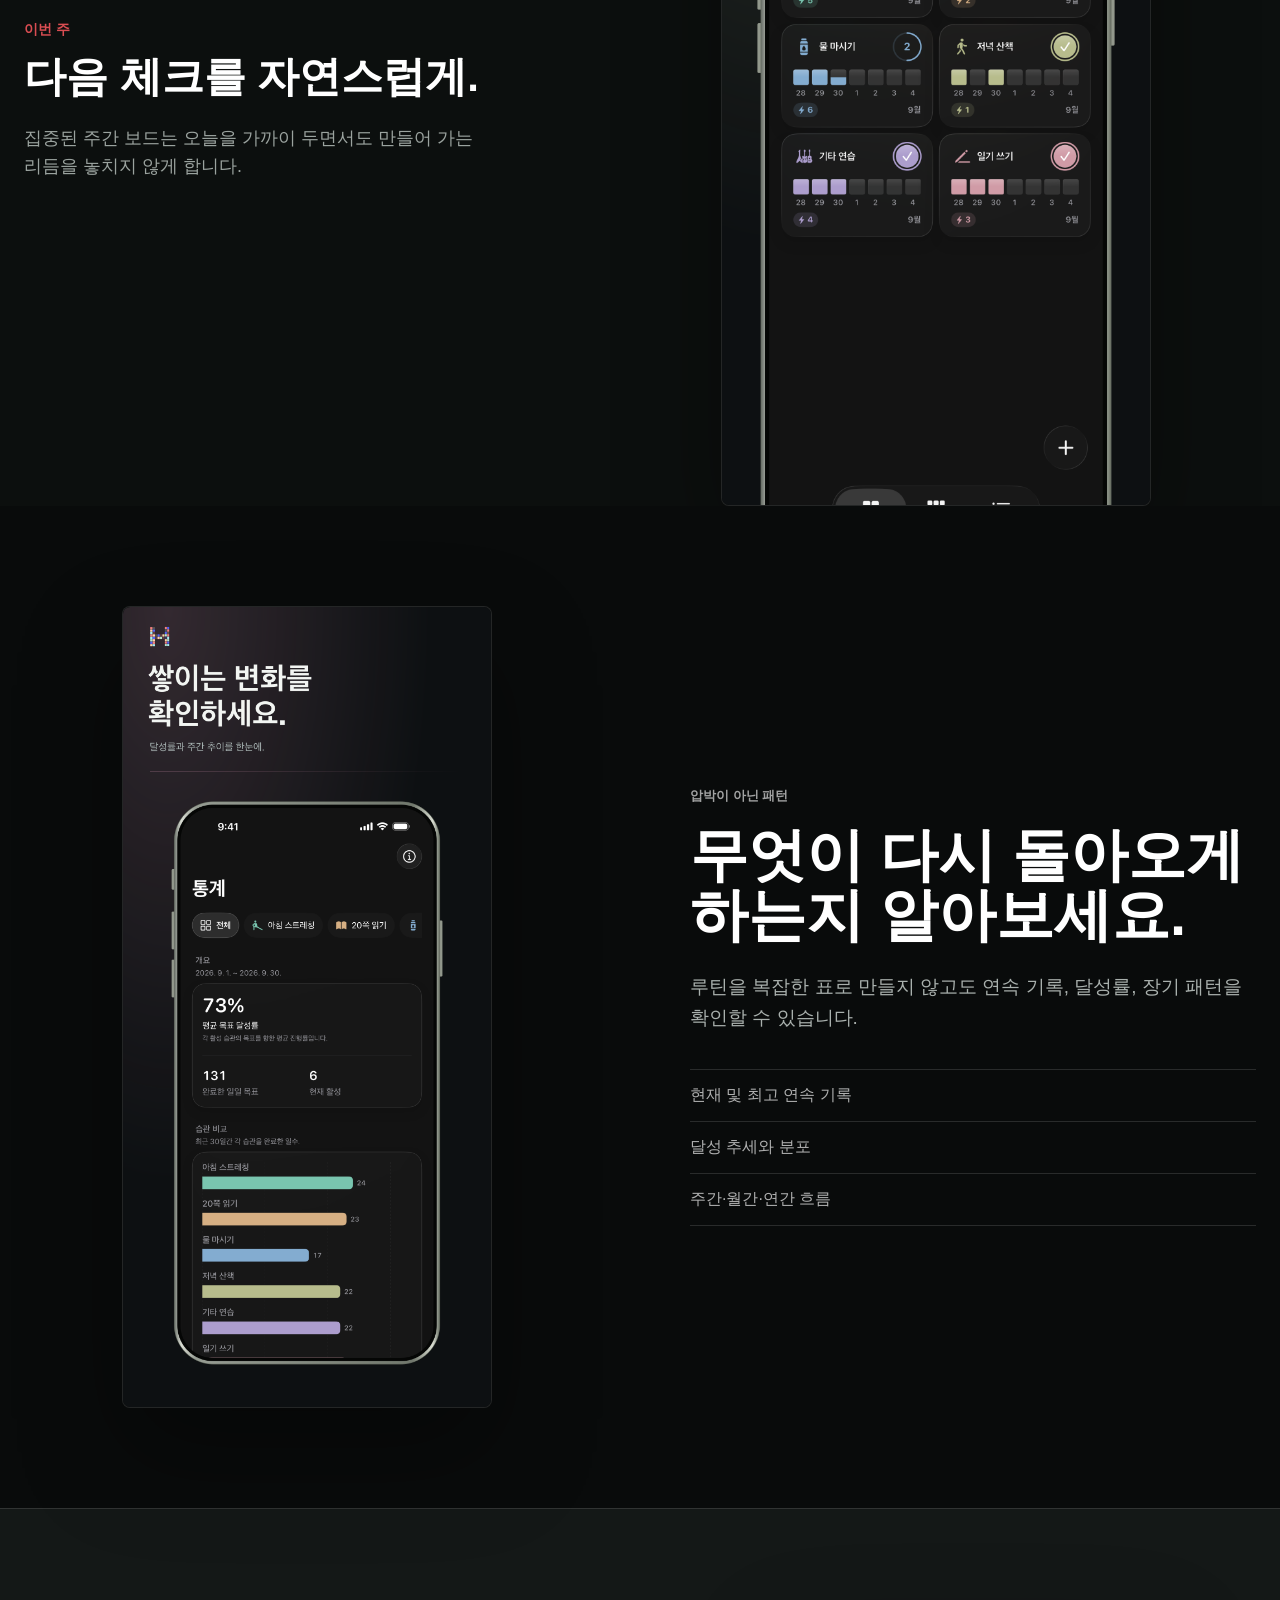
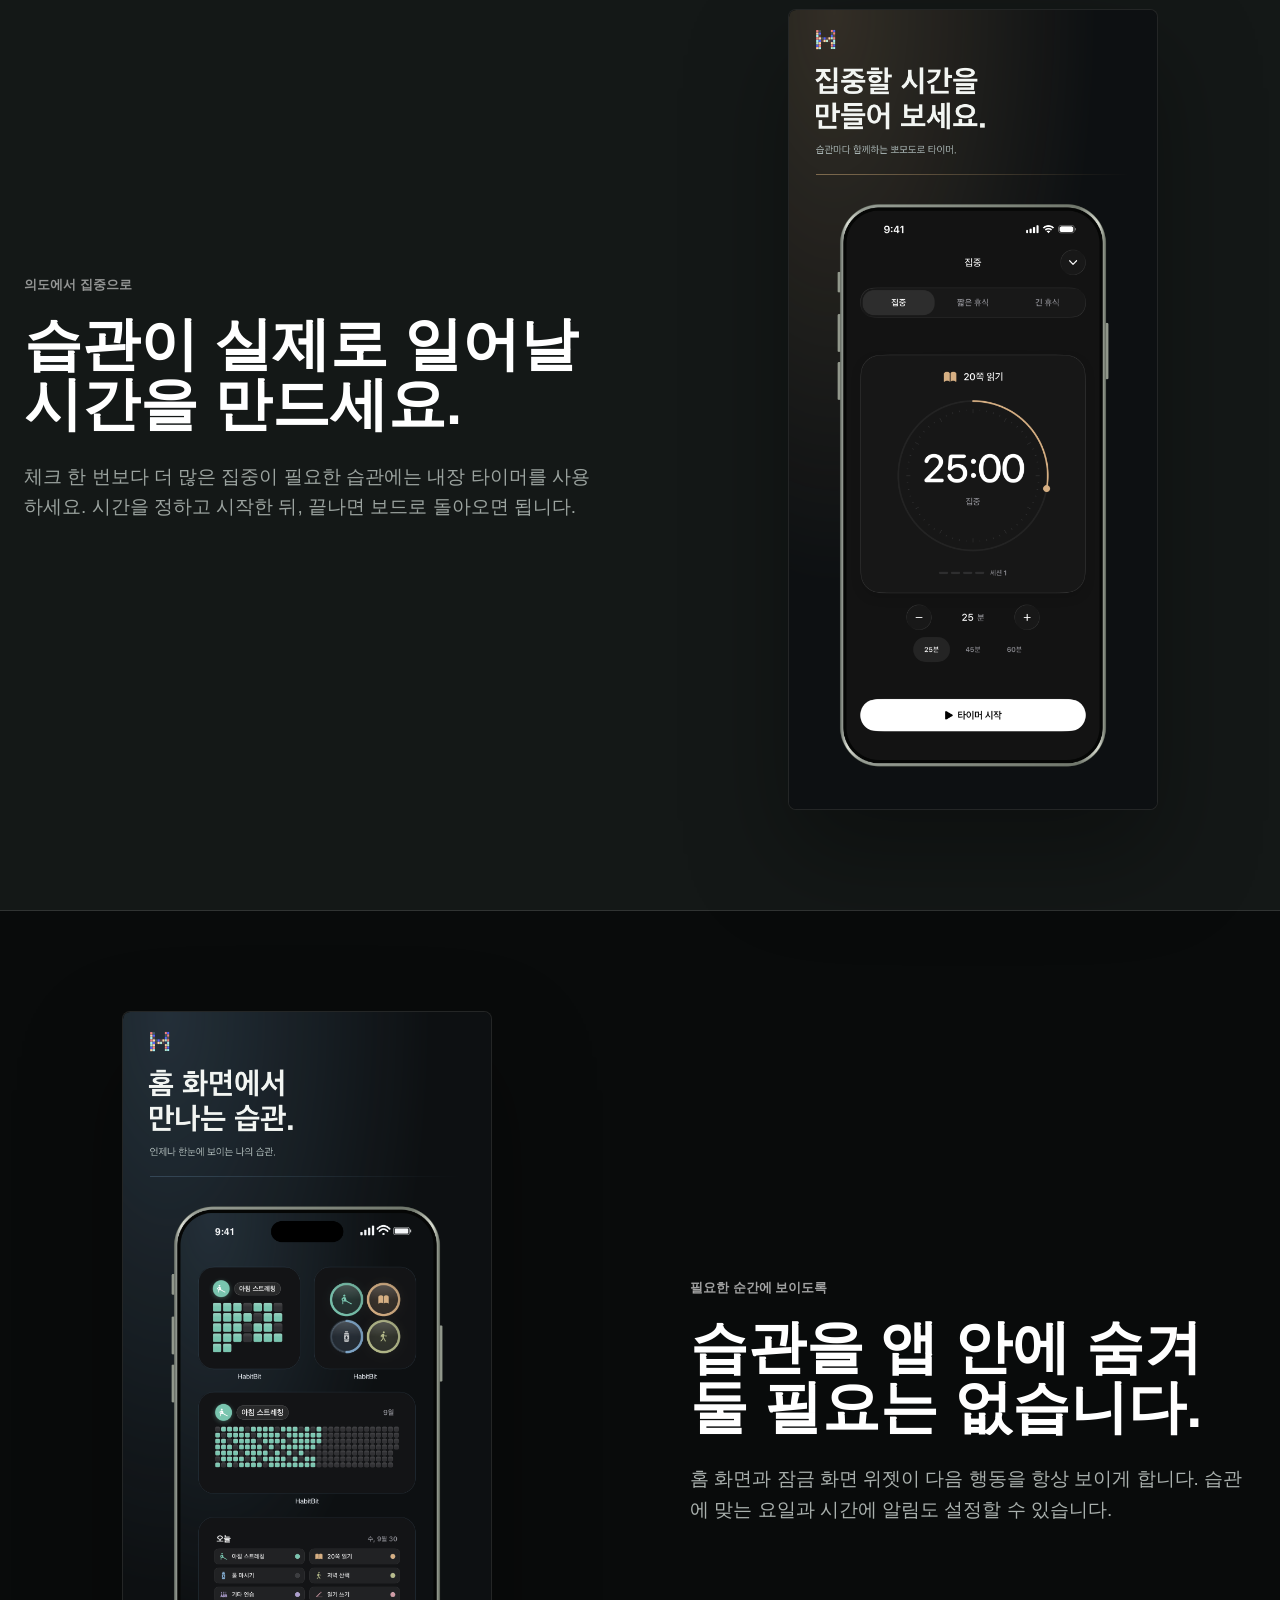
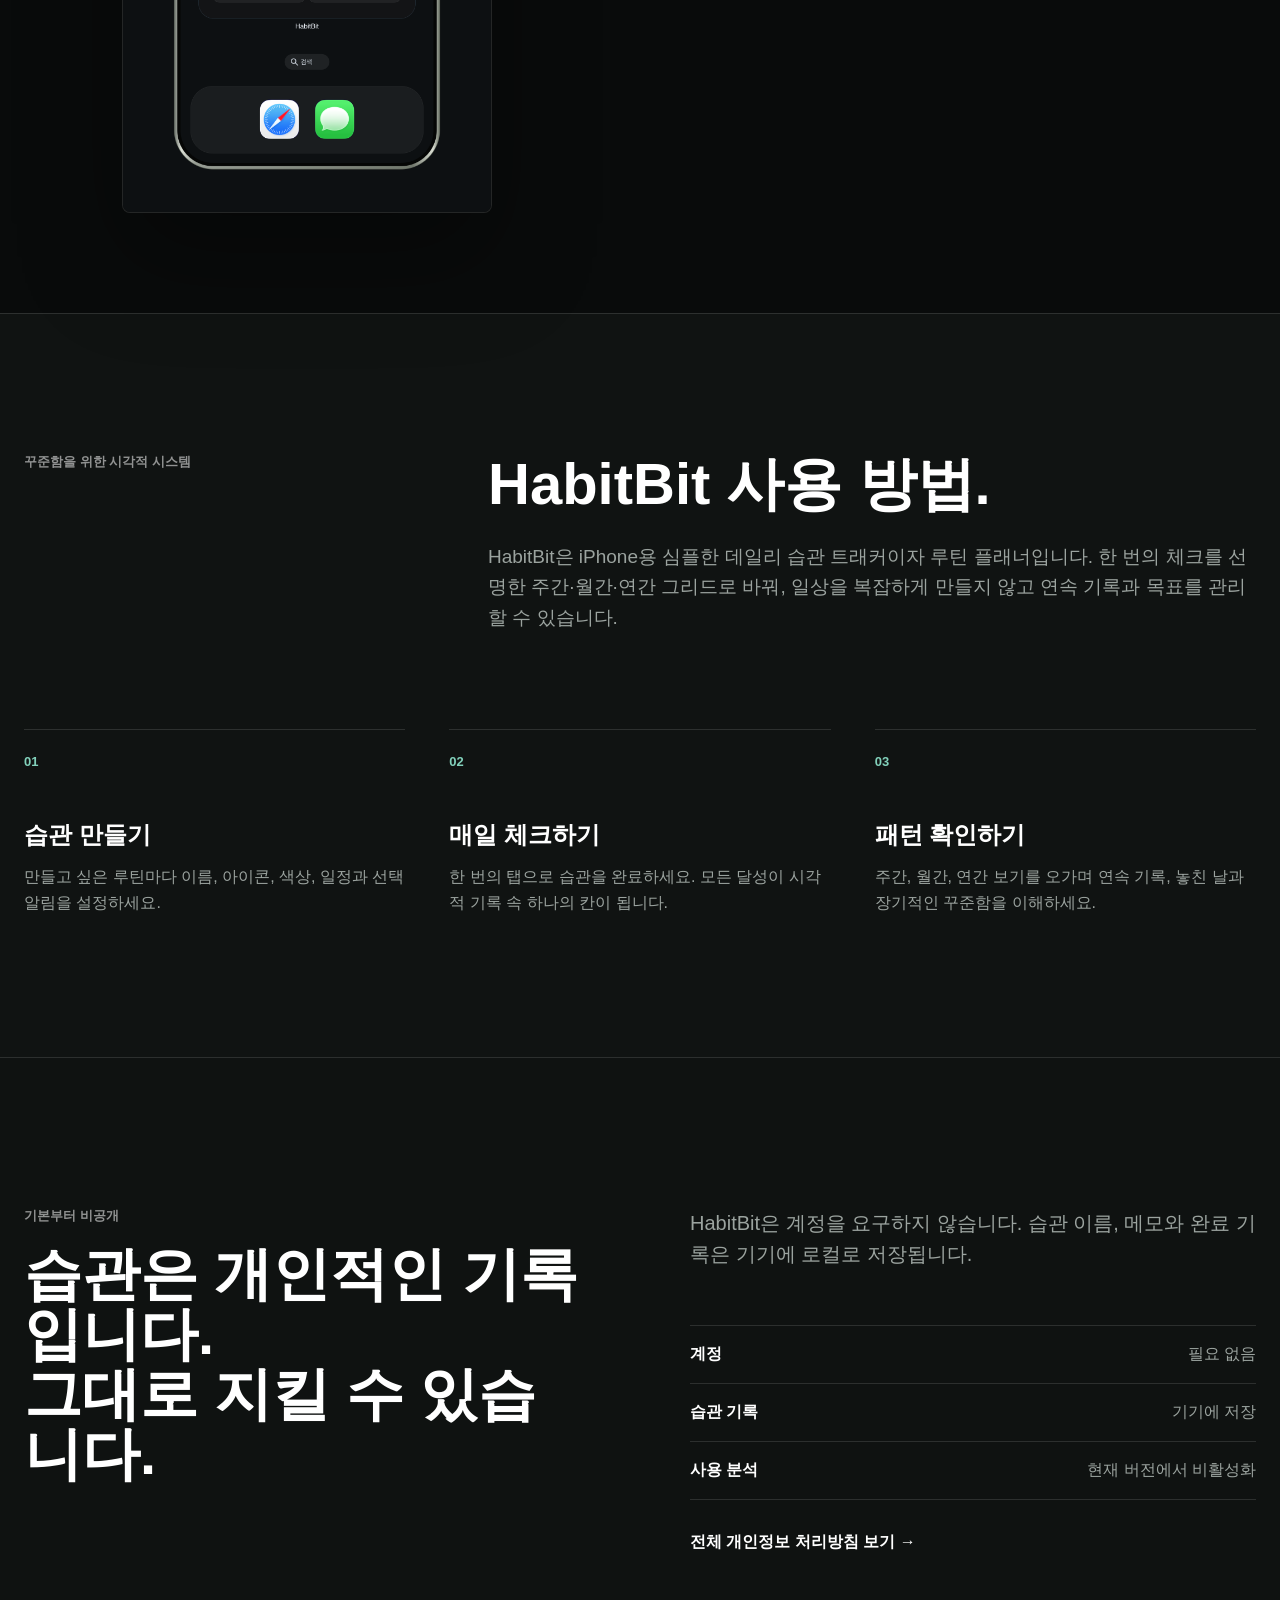
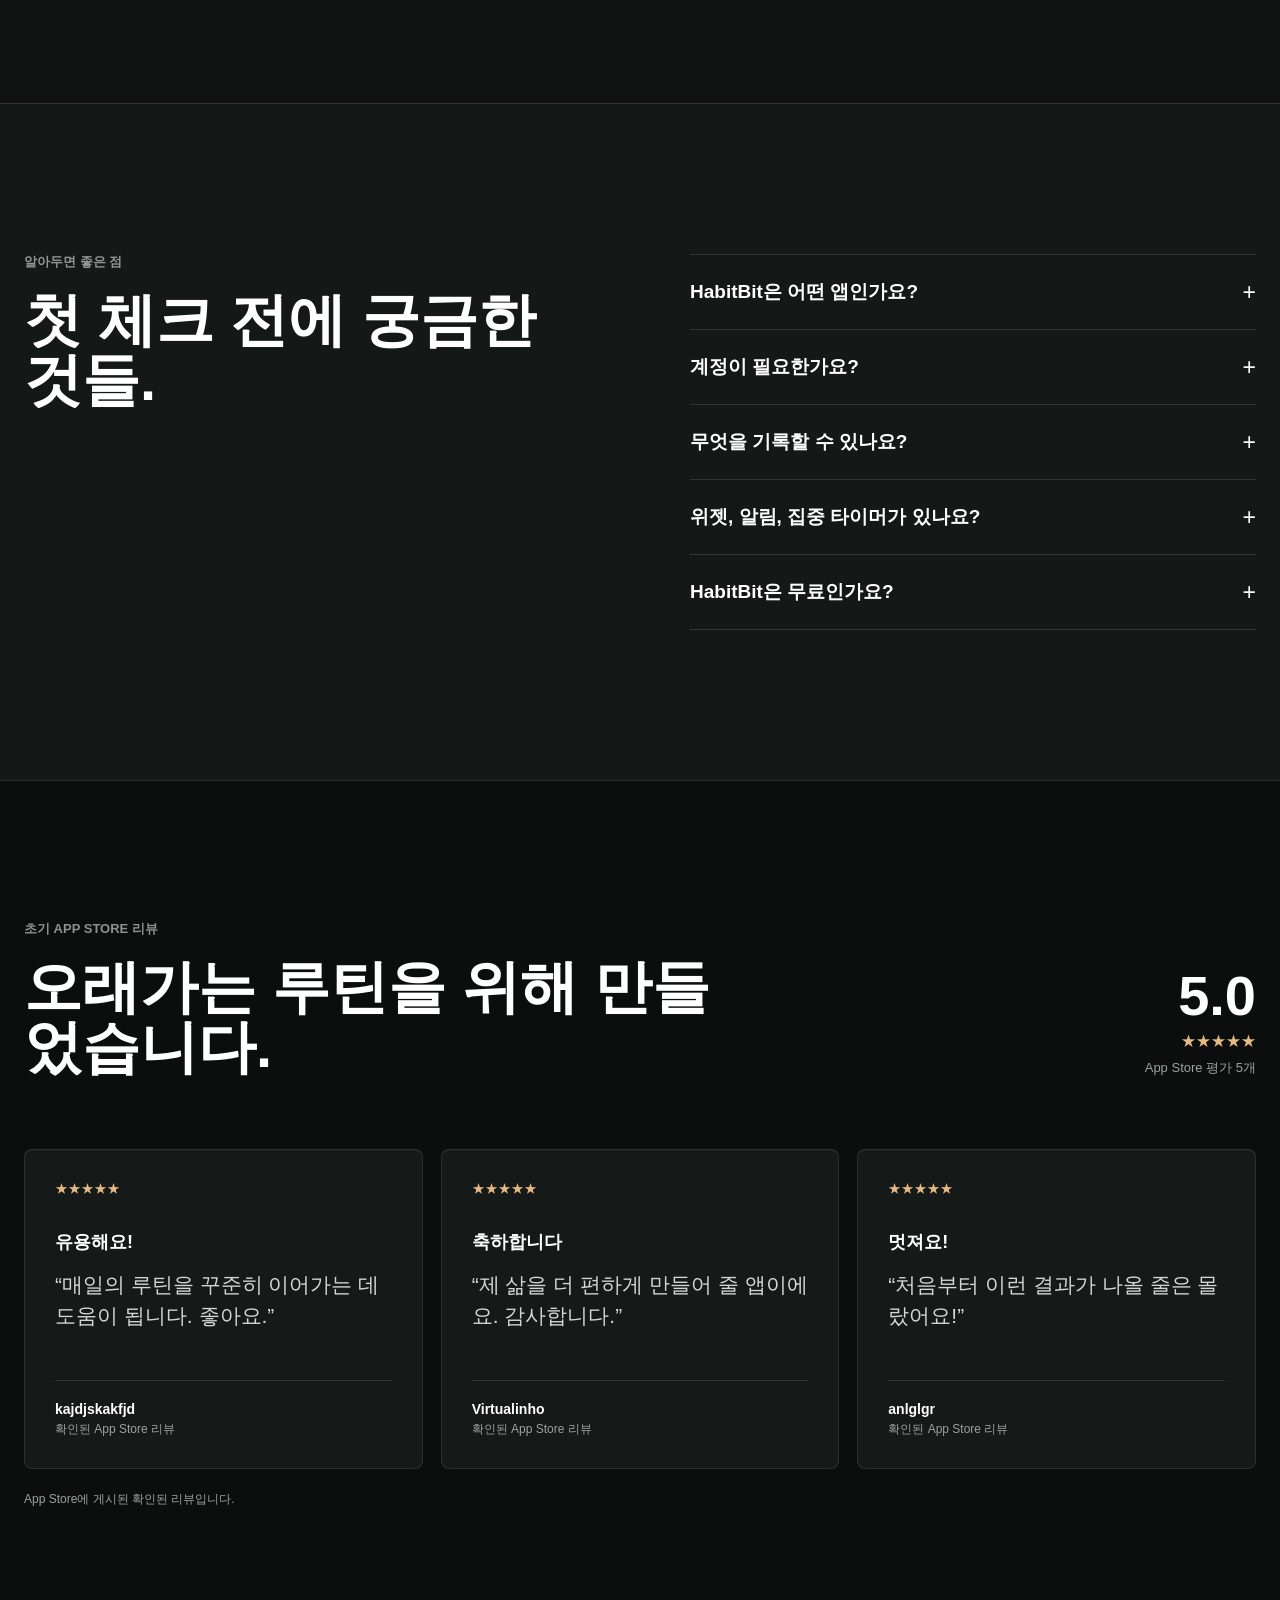
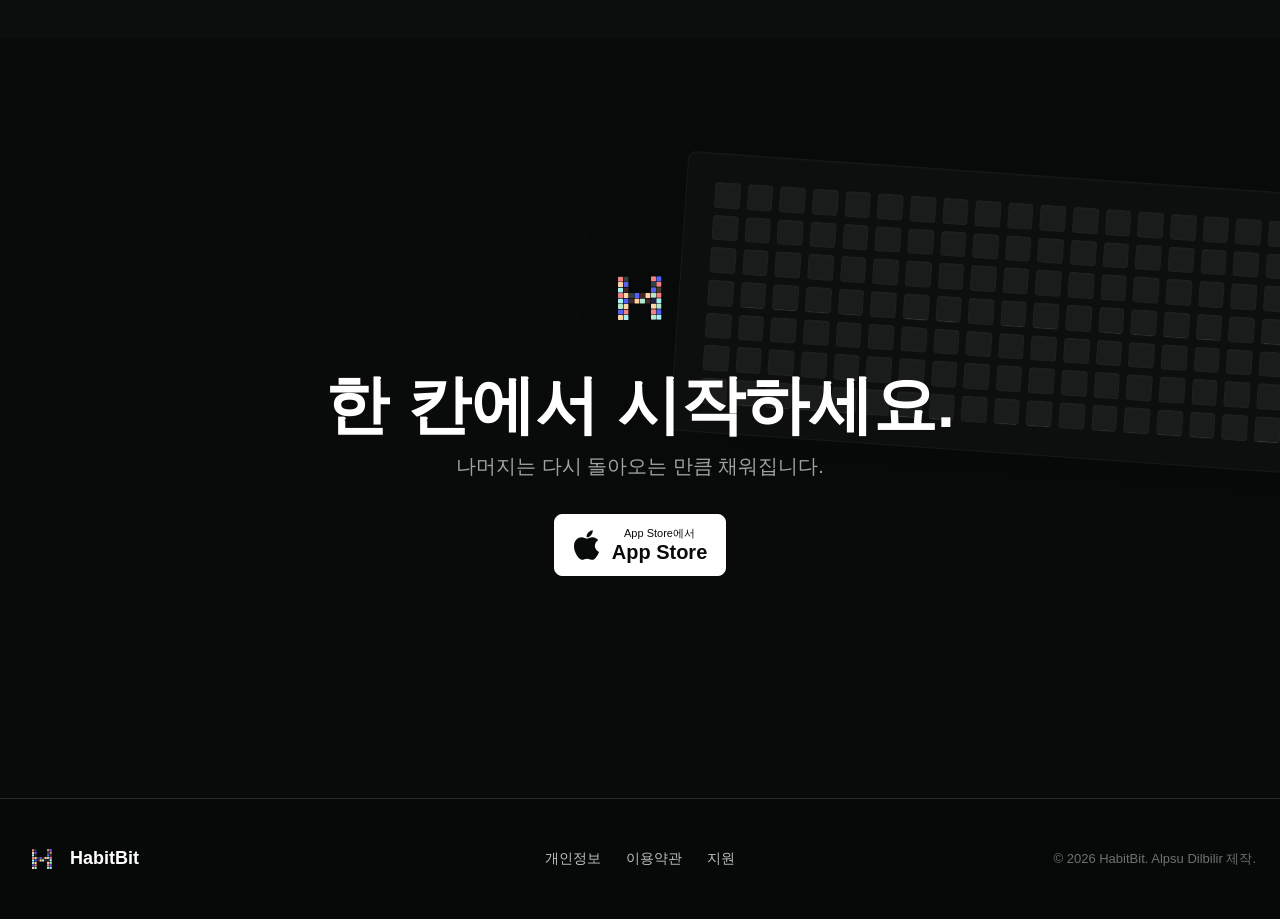
<file: ko/index.html>
<!doctype html>
<html lang="ko" data-screen-base="../assets/screens/ko/">
<head>
    <meta charset="utf-8">
    <meta name="viewport" content="width=device-width, initial-scale=1">
    <script>document.documentElement.classList.add('js');</script>
    <title>HabitBit - 심플한 시각적 습관 트래커</title>
    <meta name="description" content="HabitBit은 iPhone용 심플한 습관 트래커이자 루틴 관리 앱입니다. 그리드, 알림, 위젯, 연속 기록, 집중 세션으로 매일의 습관을 만들어 보세요.">
    <meta name="robots" content="index, follow, max-image-preview:large">
    <meta name="theme-color" content="#0c0d0e">
    <meta name="apple-mobile-web-app-capable" content="yes">
    <meta name="apple-itunes-app" content="app-id=6755720599">
    <link rel="canonical" href="https://www.habitbit.app/ko/">
    <link rel="alternate" hreflang="en" href="https://www.habitbit.app/">
    <link rel="alternate" hreflang="tr" href="https://www.habitbit.app/tr/">
    <link rel="alternate" hreflang="de" href="https://www.habitbit.app/de/">
    <link rel="alternate" hreflang="fr" href="https://www.habitbit.app/fr/">
    <link rel="alternate" hreflang="es" href="https://www.habitbit.app/es/">
    <link rel="alternate" hreflang="it" href="https://www.habitbit.app/it/">
    <link rel="alternate" hreflang="pt-BR" href="https://www.habitbit.app/pt-br/">
    <link rel="alternate" hreflang="ja" href="https://www.habitbit.app/ja/">
    <link rel="alternate" hreflang="ko" href="https://www.habitbit.app/ko/">
    <link rel="alternate" hreflang="zh-Hans" href="https://www.habitbit.app/zh-hans/">
    <link rel="alternate" hreflang="x-default" href="https://www.habitbit.app/">
    <link rel="icon" type="image/png" href="../habitbit.png">
    <link rel="apple-touch-icon" href="../habitbit.png">
    <link rel="preload" href="../assets/screens/ko/02-habit-overview.png" as="image">
    <link rel="stylesheet" href="../styles.css?v=10">
    <meta property="og:type" content="website">
    <meta property="og:site_name" content="HabitBit">
    <meta property="og:locale" content="ko_KR">
    <meta property="og:title" content="HabitBit - 심플한 시각적 습관 트래커">
    <meta property="og:description" content="주간, 월간, 연간 진행 그리드를 제공하는 심플한 데일리 습관 트래커와 루틴 플래너.">
    <meta property="og:url" content="https://www.habitbit.app/ko/">
    <meta property="og:image" content="https://www.habitbit.app/assets/screens/ko/02-habit-overview.png">
    <meta property="og:image:alt" content="iPhone에서 시각적 습관 관리를 보여주는 HabitBit 앱">
    <meta name="twitter:card" content="summary_large_image">
        <script type="application/ld+json">
    {
      "@context": "https://schema.org",
      "@type": "SoftwareApplication",
      "name": "HabitBit",
      "url": "https://www.habitbit.app/ko/",
      "downloadUrl": "https://apps.apple.com/app/id6755720599",
      "image": "https://www.habitbit.app/habitbit.png",
      "operatingSystem": "iOS",
      "applicationCategory": "ProductivityApplication",
      "description": "HabitBit은 매일 체크, 주간·월간·연간 진행 그리드, 알림, 위젯, 연속 기록 통계와 집중 타이머를 제공하는 iPhone용 시각적 습관 트래커입니다.",
      "featureList": [
        "집중된 주간 보드는 오늘을 가까이 두면서도 만들어 가는 리듬을 놓치지 않게 합니다.",
        "현재 및 최고 연속 기록",
        "홈 화면과 잠금 화면 위젯이 다음 행동을 항상 보이게 합니다. 습관에 맞는 요일과 시간에 알림도 설정할 수 있습니다.",
        "달성 추세와 분포",
        "습관이 실제로 일어날 시간을 만드세요.",
        "HabitBit은 계정을 요구하지 않습니다. 습관 이름, 메모와 완료 기록은 기기에 로컬로 저장됩니다."
      ],
      "screenshot": "https://www.habitbit.app/assets/screens/ko/02-habit-overview.png",
      "softwareRequirements": "iOS / iPhone",
      "inLanguage": "ko",
      "isAccessibleForFree": true,
      "aggregateRating": {
        "@type": "AggregateRating",
        "ratingValue": "5.0",
        "bestRating": "5",
        "ratingCount": "5"
      },
      "offers": {
        "@type": "Offer",
        "price": "0",
        "priceCurrency": "USD",
        "description": "HabitBit은 무료로 다운로드하고 사용할 수 있습니다. 선택 사항인 Pro 구매로 무제한 습관, 고급 통계, Pro 위젯, 파일 내보내기와 가져오기, 추가 테마 색상을 이용할 수 있습니다. 플랜과 현지 가격은 앱 안에 표시됩니다."
      },
      "author": {
        "@type": "Person",
        "name": "Alpsu Dilbilir"
      }
    }
    </script>
        <script type="application/ld+json">
    {
      "@context": "https://schema.org",
      "@type": "FAQPage",
      "mainEntity": [
        {
          "@type": "Question",
          "name": "HabitBit은 어떤 앱인가요?",
          "acceptedAnswer": {
            "@type": "Answer",
            "text": "HabitBit은 iPhone용 심플한 시각적 습관 트래커이자 루틴 플래너입니다. 매일의 체크가 주간·월간·연간 그리드로 쌓여 루틴, 연속 기록과 장기 진행 상황을 쉽게 보여줍니다."
          }
        },
        {
          "@type": "Question",
          "name": "계정이 필요한가요?",
          "acceptedAnswer": {
            "@type": "Answer",
            "text": "아니요. 계정을 만들지 않고 바로 습관 관리를 시작할 수 있습니다. 습관 기록은 기기에 로컬로 저장됩니다."
          }
        },
        {
          "@type": "Question",
          "name": "무엇을 기록할 수 있나요?",
          "acceptedAnswer": {
            "@type": "Answer",
            "text": "운동, 독서, 물 마시기, 공부, 명상 또는 반복하는 어떤 행동이든 데일리 습관, 연속 기록, 목표와 루틴으로 관리할 수 있습니다. 습관마다 아이콘, 색상, 일정과 알림을 따로 설정할 수 있습니다."
          }
        },
        {
          "@type": "Question",
          "name": "위젯, 알림, 집중 타이머가 있나요?",
          "acceptedAnswer": {
            "@type": "Answer",
            "text": "네. HabitBit은 홈 화면과 잠금 화면 위젯, 예약 알림, 포모도로 방식의 집중 타이머를 제공합니다."
          }
        },
        {
          "@type": "Question",
          "name": "HabitBit은 무료인가요?",
          "acceptedAnswer": {
            "@type": "Answer",
            "text": "HabitBit은 무료로 다운로드하고 사용할 수 있습니다. 선택 사항인 Pro 구매로 무제한 습관, 고급 통계, Pro 위젯, 파일 내보내기와 가져오기, 추가 테마 색상을 이용할 수 있습니다. 플랜과 현지 가격은 앱 안에 표시됩니다."
          }
        }
      ]
    }
    </script>
</head>
<body>
    <a class="skip-link" href="#main">본문으로 이동</a>
    <div class="page-light" aria-hidden="true"></div>
    <nav class="site-nav" aria-label="기능">
        <a class="brand" href="#top" aria-label="HabitBit home">
            <img src="../habitbit.png" alt="" width="42" height="42">
            <span>HabitBit</span>
        </a>
        <div class="nav-links">
            <a href="#experience">기능</a>
            <a href="#how-it-works">사용 방법</a>
            <a href="#questions">FAQ</a>
        </div>
        <div class="nav-actions">
            <details class="language-menu">
                <summary aria-label="언어 선택">KO</summary>
                <div class="language-options">
                    <a lang="en" href="https://www.habitbit.app/">English</a><a lang="tr" href="https://www.habitbit.app/tr/">Türkçe</a><a lang="de" href="https://www.habitbit.app/de/">Deutsch</a><a lang="fr" href="https://www.habitbit.app/fr/">Français</a><a lang="es" href="https://www.habitbit.app/es/">Español</a><a lang="it" href="https://www.habitbit.app/it/">Italiano</a><a lang="pt-BR" href="https://www.habitbit.app/pt-br/">Português</a><a lang="ja" href="https://www.habitbit.app/ja/">日本語</a><a lang="ko" href="https://www.habitbit.app/ko/">한국어</a><a lang="zh-Hans" href="https://www.habitbit.app/zh-hans/">简体中文</a>
                </div>
            </details>
            <a class="nav-download" href="https://apps.apple.com/app/id6755720599" target="_blank" rel="noopener noreferrer">앱 받기</a>
        </div>
    </nav>

    <main id="main">
        <section class="hero" id="top" aria-labelledby="hero-title">
            <div class="hero-grid" id="hero-grid" aria-hidden="true"></div>
            <div class="hero-shade" aria-hidden="true"></div>
            <div class="hero-copy reveal">
                <p class="eyebrow">iPhone을 위한 HabitBit</p>
                <h1 id="hero-title">심플하고 한눈에 보이는 iPhone 습관 트래커.</h1>
                <p class="hero-lede">복잡함 없이 매일의 습관을 만드세요. 한 번의 탭으로 체크하고, 일주일과 한 달, 한 해 동안 쌓인 루틴, 연속 기록, 진행 상황을 확인할 수 있습니다.</p>
                <a class="app-store-button" href="https://apps.apple.com/app/id6755720599" target="_blank" rel="noopener noreferrer" aria-label="앱 받기: HabitBit">
                    <svg viewBox="0 0 384 512" aria-hidden="true"><path d="M318.7 268.7c-.2-36.7 16.4-64.4 50-84.8-18.8-26.9-47.2-41.7-84.7-44.6-35.5-2.8-74.3 20.7-88.5 20.7-15 0-49.4-19.7-76.4-19.7C63.3 141.2 4 184.8 4 273.5c0 26.2 4.8 53.3 14.4 81.2 12.8 36.7 59 126.7 107.2 125.2 25.2-.6 43-17.9 75.8-17.9 31.8 0 48.3 17.9 76.4 17.9 48.6-.7 90.4-82.5 102.6-119.3-65.2-30.7-61.7-90-61.7-91.9zM262.1 104.5c27.3-32.4 24.8-61.9 24-72.5-24.1 1.4-52 16.4-67.9 34.9-17.5 19.8-27.8 44.3-25.6 71.9 26.1 2 52.3-11.4 69.5-34.3z"/></svg>
                    <span><small>App Store에서</small><strong>App Store</strong></span>
                </a>
                <p class="hero-note">계정이 필요 없습니다. 습관 기록은 기기에 보관됩니다.</p>
            </div>
            <a class="scroll-cue" href="#proof" aria-label="한 해 보기"><span>한 해 보기</span><span aria-hidden="true">↓</span></a>
        </section>

        <section class="proof" id="proof" aria-labelledby="proof-title">
            <div class="section-shell proof-copy reveal">
                <p class="eyebrow dark">HabitBit의 생각</p>
                <h2 id="proof-title">한 해의 노력은 눈에 보여야 합니다.</h2>
                <p>동기는 기억하기 어렵습니다. 하지만 매일의 흔적이 남으면 나의 발전을 더 쉽게 믿을 수 있습니다.</p>
            </div>
            <div class="year-stage" aria-label="한 해의 노력은 눈에 보여야 합니다.">
                <div class="year-grid" id="year-grid" aria-hidden="true"></div>
                <div class="year-caption"><strong>365</strong><span>눈에 보이는 작은 선택들</span></div>
            </div>
        </section>

        <section class="film" aria-labelledby="film-title">
            <img class="film-media" src="../assets/screens/ko/02-habit-overview.png" alt="iPhone에서 시각적 습관 관리를 보여주는 HabitBit 앱" width="1320" height="2868" loading="lazy">
            <div class="film-overlay" aria-hidden="true"></div>
            <div class="film-copy section-shell reveal">
                <p class="eyebrow">다시 돌아오도록 설계했습니다.</p>
                <h2 id="film-title">오늘 한 번의 탭.<br>내일 완성되는 이야기.</h2>
            </div>
        </section>

        <section class="experience" id="experience" aria-labelledby="experience-title">
            <div class="section-shell experience-heading reveal">
                <p class="eyebrow dark">하나의 습관. 세 가지 거리.</p>
                <h2 id="experience-title">오늘은 가까이.<br>관점이 필요할 때는 멀리.</h2>
            </div>
            <div class="mode-explorer section-shell">
                <div class="mode-copy reveal">
                    <div class="mode-control" role="tablist" aria-label="하나의 습관. 세 가지 거리.">
                        <button type="button" role="tab" aria-selected="true" data-mode="week">주간</button>
                        <button type="button" role="tab" aria-selected="false" data-mode="year">연간</button>
                        <button type="button" role="tab" aria-selected="false" data-mode="detail">기록</button>
                    </div>
                    <p class="mode-kicker" id="mode-kicker">이번 주</p>
                    <h3 id="mode-title">다음 체크를 자연스럽게.</h3>
                    <p id="mode-description">집중된 주간 보드는 오늘을 가까이 두면서도 만들어 가는 리듬을 놓치지 않게 합니다.</p>
                </div>
                <div class="device-stage reveal">
                    <div class="device" aria-live="polite">
                        <img id="mode-image" src="../assets/screens/ko/07-weekly-view.png" alt="iPhone에 표시된 HabitBit 주간 습관 그리드" width="1320" height="2868">
                    </div>
                </div>
            </div>
        </section>

        <section class="product-stories" aria-label="기능">
            <article class="story story-dark">
                <div class="story-media reveal"><div class="device device-small"><img src="../assets/screens/ko/05-statistics.png" alt="무엇이 다시 돌아오게 하는지 알아보세요." loading="lazy" width="1320" height="2868"></div></div>
                <div class="story-copy reveal">
                    <p class="eyebrow">압박이 아닌 패턴</p>
                    <h2>무엇이 다시 돌아오게 하는지 알아보세요.</h2>
                    <p>루틴을 복잡한 표로 만들지 않고도 연속 기록, 달성률, 장기 패턴을 확인할 수 있습니다.</p>
                    <ul><li>현재 및 최고 연속 기록</li><li>달성 추세와 분포</li><li>주간·월간·연간 흐름</li></ul>
                </div>
            </article>
            <article class="story story-light story-reverse">
                <div class="story-media reveal"><div class="device device-small"><img src="../assets/screens/ko/04-pomodoro-focus.png" alt="습관이 실제로 일어날 시간을 만드세요." loading="lazy" width="1320" height="2868"></div></div>
                <div class="story-copy reveal">
                    <p class="eyebrow dark">의도에서 집중으로</p>
                    <h2>습관이 실제로 일어날 시간을 만드세요.</h2>
                    <p>체크 한 번보다 더 많은 집중이 필요한 습관에는 내장 타이머를 사용하세요. 시간을 정하고 시작한 뒤, 끝나면 보드로 돌아오면 됩니다.</p>
                </div>
            </article>
            <article class="story story-dark">
                <div class="story-media reveal"><div class="device device-small"><img src="../assets/screens/ko/03-home-screen-widgets.png" alt="습관을 앱 안에 숨겨둘 필요는 없습니다." loading="lazy" width="1320" height="2868"></div></div>
                <div class="story-copy reveal">
                    <p class="eyebrow">필요한 순간에 보이도록</p>
                    <h2>습관을 앱 안에 숨겨둘 필요는 없습니다.</h2>
                    <p>홈 화면과 잠금 화면 위젯이 다음 행동을 항상 보이게 합니다. 습관에 맞는 요일과 시간에 알림도 설정할 수 있습니다.</p>
                </div>
            </article>
        </section>

        <section class="how-it-works" id="how-it-works" aria-labelledby="how-title">
            <div class="section-shell how-heading reveal">
                <p class="eyebrow dark">꾸준함을 위한 시각적 시스템</p>
                <h2 id="how-title">HabitBit 사용 방법.</h2>
                <p>HabitBit은 iPhone용 심플한 데일리 습관 트래커이자 루틴 플래너입니다. 한 번의 체크를 선명한 주간·월간·연간 그리드로 바꿔, 일상을 복잡하게 만들지 않고 연속 기록과 목표를 관리할 수 있습니다.</p>
            </div>
            <div class="section-shell how-steps">
                <article class="reveal"><span>01</span><h3>습관 만들기</h3><p>만들고 싶은 루틴마다 이름, 아이콘, 색상, 일정과 선택 알림을 설정하세요.</p></article>
                <article class="reveal"><span>02</span><h3>매일 체크하기</h3><p>한 번의 탭으로 습관을 완료하세요. 모든 달성이 시각적 기록 속 하나의 칸이 됩니다.</p></article>
                <article class="reveal"><span>03</span><h3>패턴 확인하기</h3><p>주간, 월간, 연간 보기를 오가며 연속 기록, 놓친 날과 장기적인 꾸준함을 이해하세요.</p></article>
            </div>
        </section>

        <section class="privacy" id="privacy" aria-labelledby="privacy-title">
            <div class="section-shell privacy-layout">
                <div class="privacy-copy reveal"><p class="eyebrow dark">기본부터 비공개</p><h2 id="privacy-title">습관은 개인적인 기록입니다.<br>그대로 지킬 수 있습니다.</h2></div>
                <div class="privacy-details reveal">
                    <p>HabitBit은 계정을 요구하지 않습니다. 습관 이름, 메모와 완료 기록은 기기에 로컬로 저장됩니다.</p>
                    <dl><div><dt>계정</dt><dd>필요 없음</dd></div><div><dt>습관 기록</dt><dd>기기에 저장</dd></div><div><dt>사용 분석</dt><dd>현재 버전에서 비활성화</dd></div></dl>
                    <a class="text-link" href="../privacy.html">전체 개인정보 처리방침 보기 <span aria-hidden="true">→</span></a>
                </div>
            </div>
        </section>

        <section class="questions" id="questions" aria-labelledby="questions-title">
            <div class="section-shell questions-layout">
                <div class="questions-heading reveal"><p class="eyebrow dark">알아두면 좋은 점</p><h2 id="questions-title">첫 체크 전에 궁금한 것들.</h2></div>
                <div class="faq reveal">
                    <details><summary>HabitBit은 어떤 앱인가요?</summary><p>HabitBit은 iPhone용 심플한 시각적 습관 트래커이자 루틴 플래너입니다. 매일의 체크가 주간·월간·연간 그리드로 쌓여 루틴, 연속 기록과 장기 진행 상황을 쉽게 보여줍니다.</p></details>
                    <details><summary>계정이 필요한가요?</summary><p>아니요. 계정을 만들지 않고 바로 습관 관리를 시작할 수 있습니다. 습관 기록은 기기에 로컬로 저장됩니다.</p></details>
                    <details><summary>무엇을 기록할 수 있나요?</summary><p>운동, 독서, 물 마시기, 공부, 명상 또는 반복하는 어떤 행동이든 데일리 습관, 연속 기록, 목표와 루틴으로 관리할 수 있습니다. 습관마다 아이콘, 색상, 일정과 알림을 따로 설정할 수 있습니다.</p></details>
                    <details><summary>위젯, 알림, 집중 타이머가 있나요?</summary><p>네. HabitBit은 홈 화면과 잠금 화면 위젯, 예약 알림, 포모도로 방식의 집중 타이머를 제공합니다.</p></details>
                    <details><summary>HabitBit은 무료인가요?</summary><p>HabitBit은 무료로 다운로드하고 사용할 수 있습니다. 선택 사항인 Pro 구매로 무제한 습관, 고급 통계, Pro 위젯, 파일 내보내기와 가져오기, 추가 테마 색상을 이용할 수 있습니다. 플랜과 현지 가격은 앱 안에 표시됩니다.</p></details>
                </div>
            </div>
        </section>

        <section class="reviews" id="reviews" aria-labelledby="reviews-title">
            <div class="section-shell reviews-heading reveal">
                <div>
                    <p class="eyebrow dark">초기 App Store 리뷰</p>
                    <h2 id="reviews-title">오래가는 루틴을 위해 만들었습니다.</h2>
                </div>
                <a class="rating-summary" href="https://apps.apple.com/app/id6755720599" target="_blank" rel="noopener noreferrer" aria-label="오래가는 루틴을 위해 만들었습니다.">
                    <strong>5.0</strong>
                    <span class="rating-stars" aria-label="5 / 5">★★★★★</span>
                    <small>App Store 평가 5개</small>
                </a>
            </div>
            <div class="section-shell review-grid">
                <article class="review-card reveal">
                    <div class="review-stars" aria-label="5 / 5">★★★★★</div>
                    <h3>유용해요!</h3>
                    <blockquote>“매일의 루틴을 꾸준히 이어가는 데 도움이 됩니다. 좋아요.”</blockquote>
                    <div class="review-meta"><strong>kajdjskakfjd</strong><span>확인된 App Store 리뷰</span></div>
                </article>
                <article class="review-card reveal">
                    <div class="review-stars" aria-label="5 / 5">★★★★★</div>
                    <h3>축하합니다</h3>
                    <blockquote>“제 삶을 더 편하게 만들어 줄 앱이에요. 감사합니다.”</blockquote>
                    <div class="review-meta"><strong>Virtualinho</strong><span>확인된 App Store 리뷰</span></div>
                </article>
                <article class="review-card reveal">
                    <div class="review-stars" aria-label="5 / 5">★★★★★</div>
                    <h3>멋져요!</h3>
                    <blockquote>“처음부터 이런 결과가 나올 줄은 몰랐어요!”</blockquote>
                    <div class="review-meta"><strong>anlglgr</strong><span>확인된 App Store 리뷰</span></div>
                </article>
            </div>
            <p class="section-shell reviews-note">App Store에 게시된 확인된 리뷰입니다.</p>
        </section>

        <section class="final-cta" aria-labelledby="final-title">
            <div class="final-grid" id="final-grid" aria-hidden="true"></div>
            <div class="final-copy reveal">
                <img src="../habitbit.png" alt="" width="78" height="78">
                <h2 id="final-title">한 칸에서 시작하세요.</h2>
                <p>나머지는 다시 돌아오는 만큼 채워집니다.</p>
                <a class="app-store-button light" href="https://apps.apple.com/app/id6755720599" target="_blank" rel="noopener noreferrer" aria-label="앱 받기: HabitBit">
                    <svg viewBox="0 0 384 512" aria-hidden="true"><path d="M318.7 268.7c-.2-36.7 16.4-64.4 50-84.8-18.8-26.9-47.2-41.7-84.7-44.6-35.5-2.8-74.3 20.7-88.5 20.7-15 0-49.4-19.7-76.4-19.7C63.3 141.2 4 184.8 4 273.5c0 26.2 4.8 53.3 14.4 81.2 12.8 36.7 59 126.7 107.2 125.2 25.2-.6 43-17.9 75.8-17.9 31.8 0 48.3 17.9 76.4 17.9 48.6-.7 90.4-82.5 102.6-119.3-65.2-30.7-61.7-90-61.7-91.9zM262.1 104.5c27.3-32.4 24.8-61.9 24-72.5-24.1 1.4-52 16.4-67.9 34.9-17.5 19.8-27.8 44.3-25.6 71.9 26.1 2 52.3-11.4 69.5-34.3z"/></svg>
                    <span><small>App Store에서</small><strong>App Store</strong></span>
                </a>
            </div>
        </section>
    </main>

    <footer>
        <div class="footer-inner">
            <a class="brand footer-brand" href="#top"><img src="../habitbit.png" alt="" width="36" height="36"><span>HabitBit</span></a>
            <div class="footer-links"><a href="../privacy.html">개인정보</a><a href="../tos.html">이용약관</a><a href="mailto:alpsudilbilir@gmail.com">지원</a></div>
            <p>© <span id="current-year">2026</span> HabitBit. Alpsu Dilbilir 제작.</p>
        </div>
    </footer>
    <script type="application/json" id="mode-translations">{"week":{"alt":"iPhone에 표시된 HabitBit 주간 습관 그리드","kicker":"이번 주","title":"다음 체크를 자연스럽게.","description":"집중된 주간 보드는 오늘을 가까이 두면서도 만들어 가는 리듬을 놓치지 않게 합니다."},"year":{"alt":"iPhone에 표시된 HabitBit 연간 습관 그리드","kicker":"올해","title":"꾸준함을 한눈에 보세요.","description":"연간 보기는 수백 번의 작은 선택을 지금까지의 발전이 보이는 하나의 기록으로 바꿉니다."},"detail":{"alt":"iPhone에 표시된 HabitBit 습관 기록","kicker":"습관 기록","title":"모든 칸에 담긴 이야기를 보세요.","description":"완료 기록을 살펴보고 메모를 다시 읽으며 하나의 습관이 시간에 따라 어떻게 자라는지 확인하세요."}}</script>
    <script src="../app.js?v=5" defer></script>
</body>
</html>
</file>
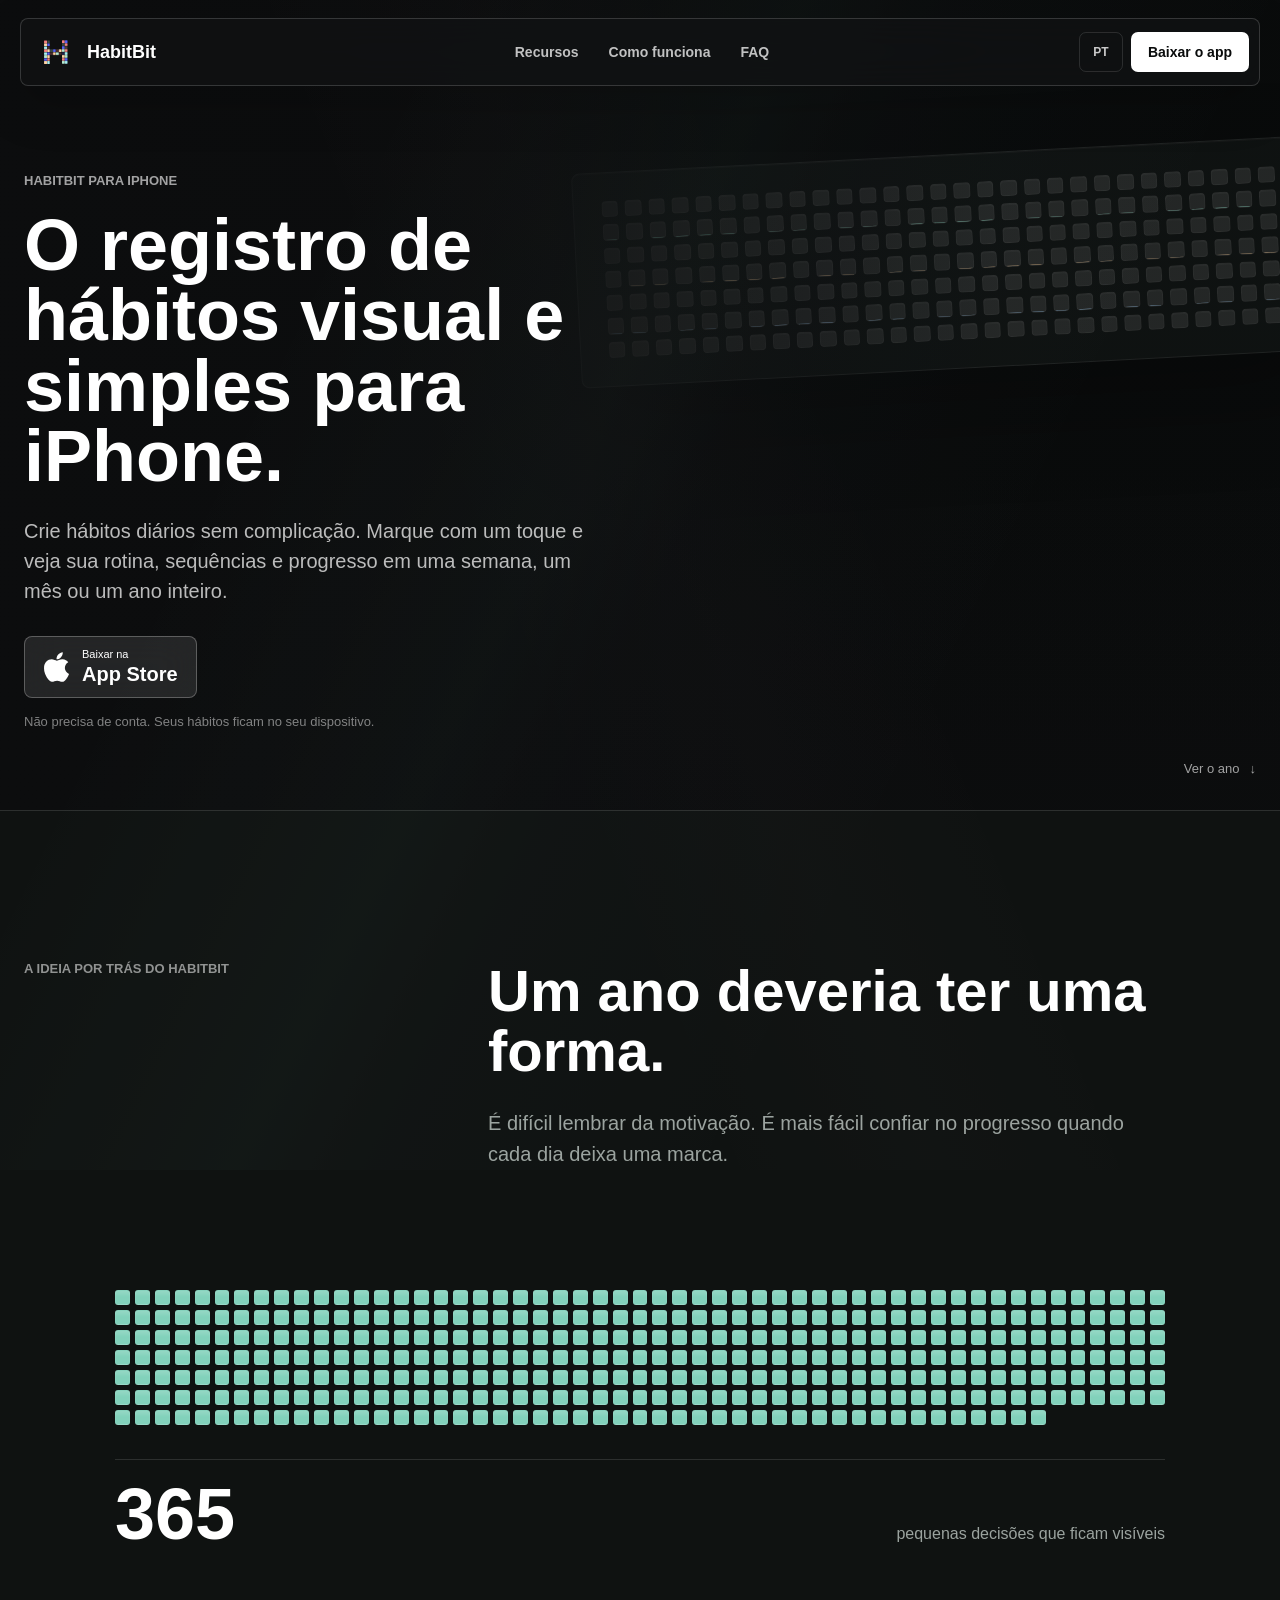
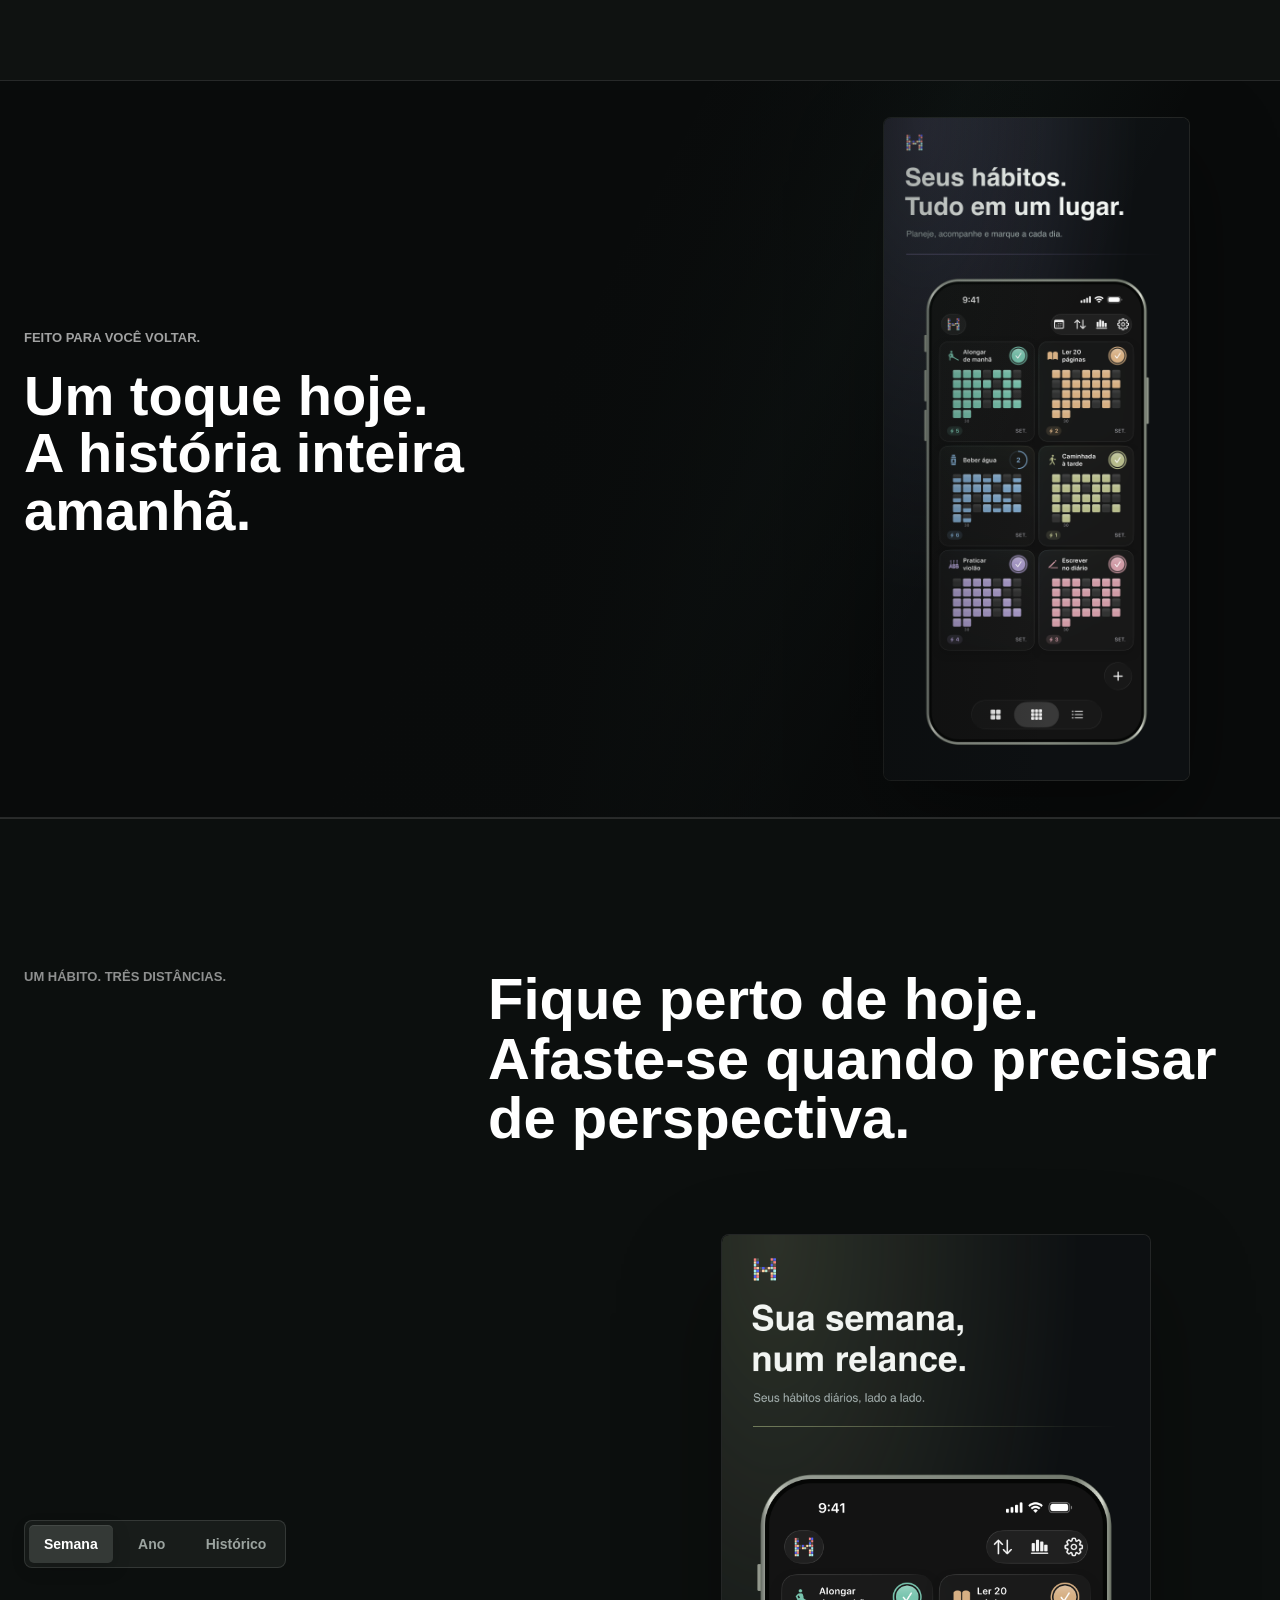
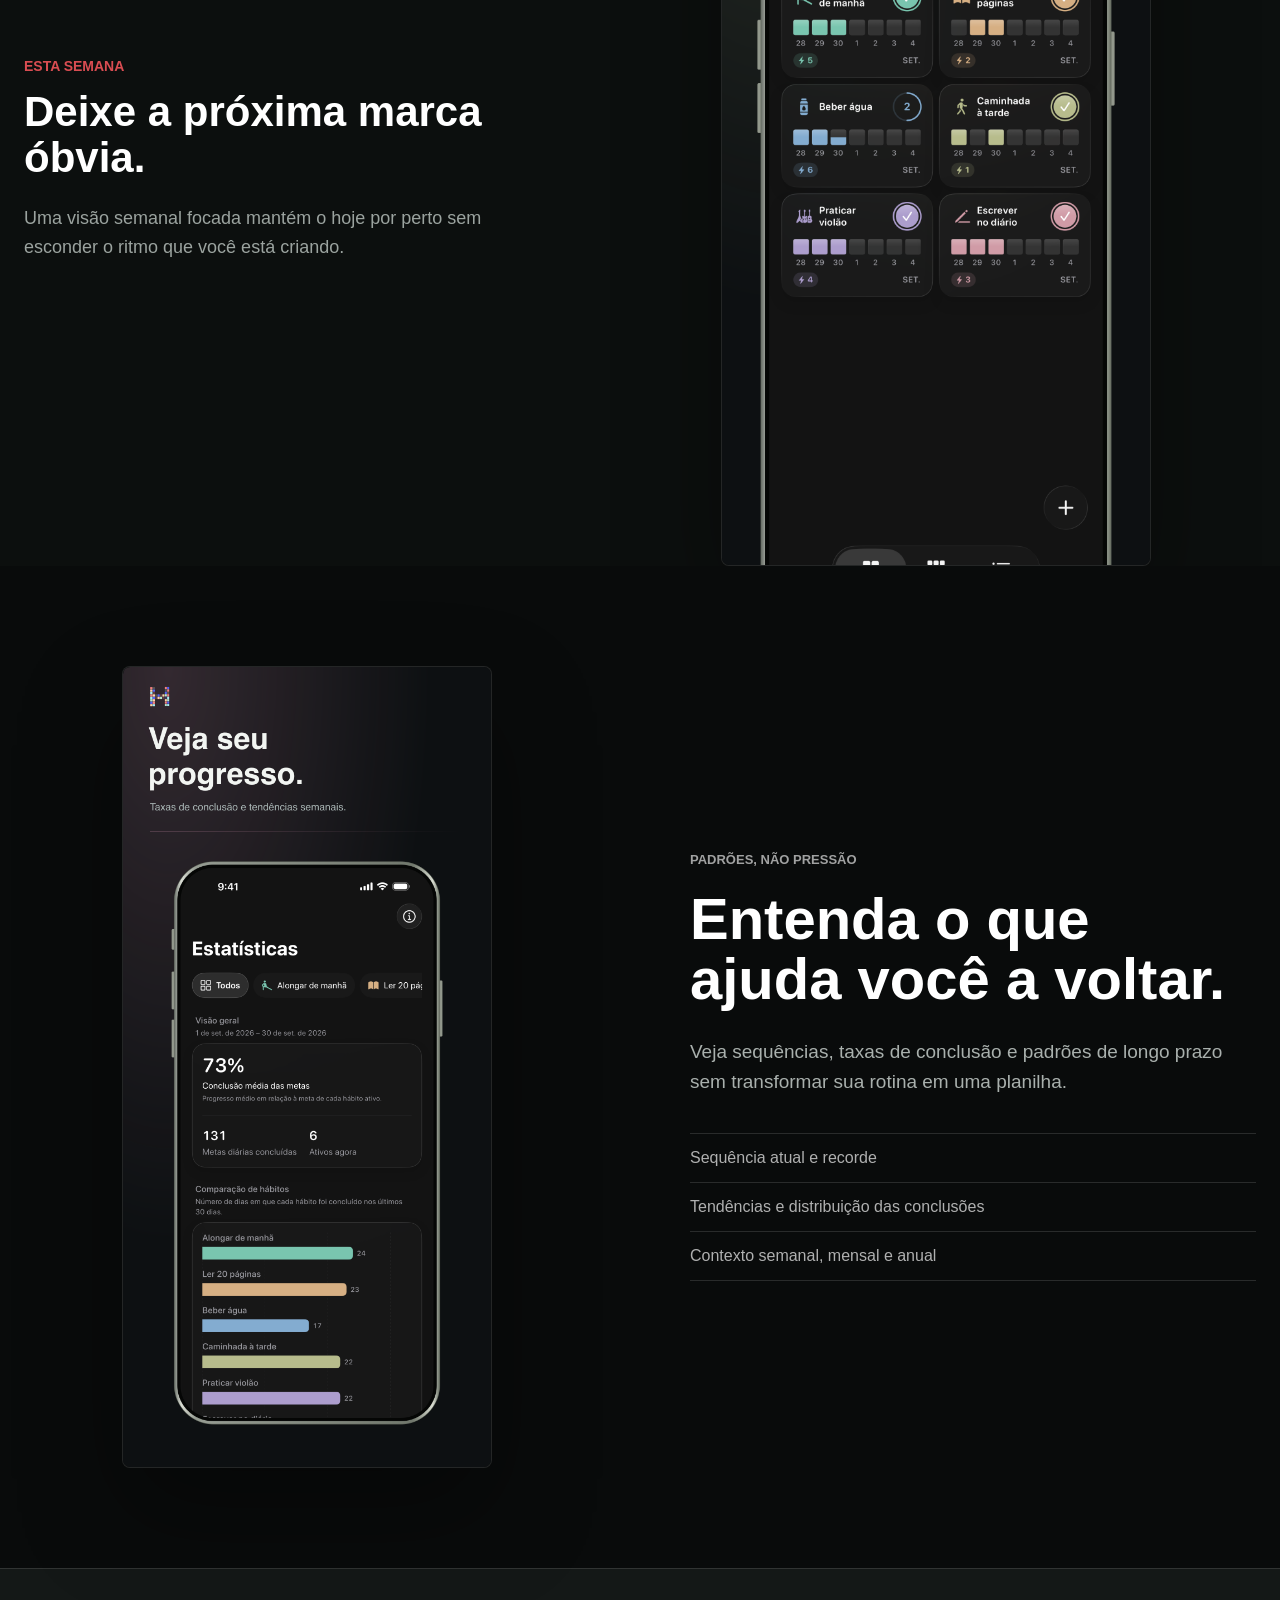
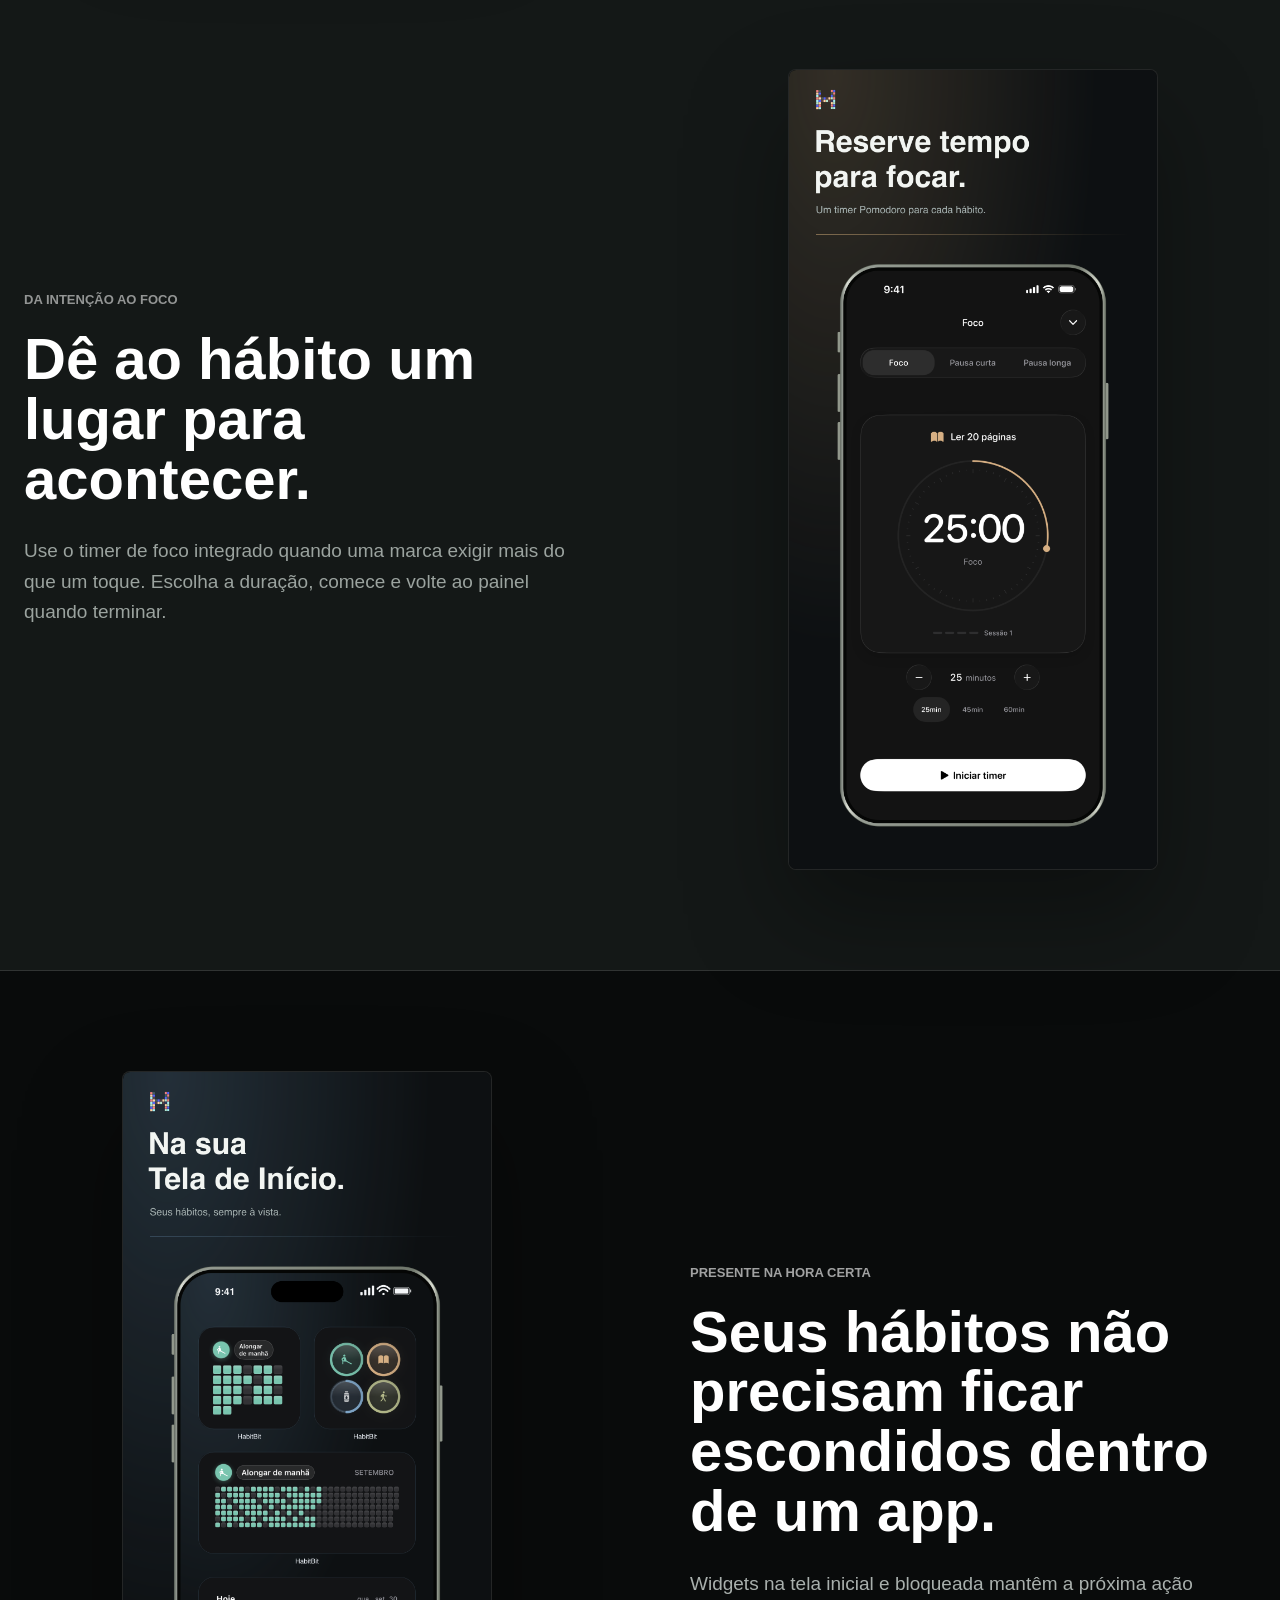
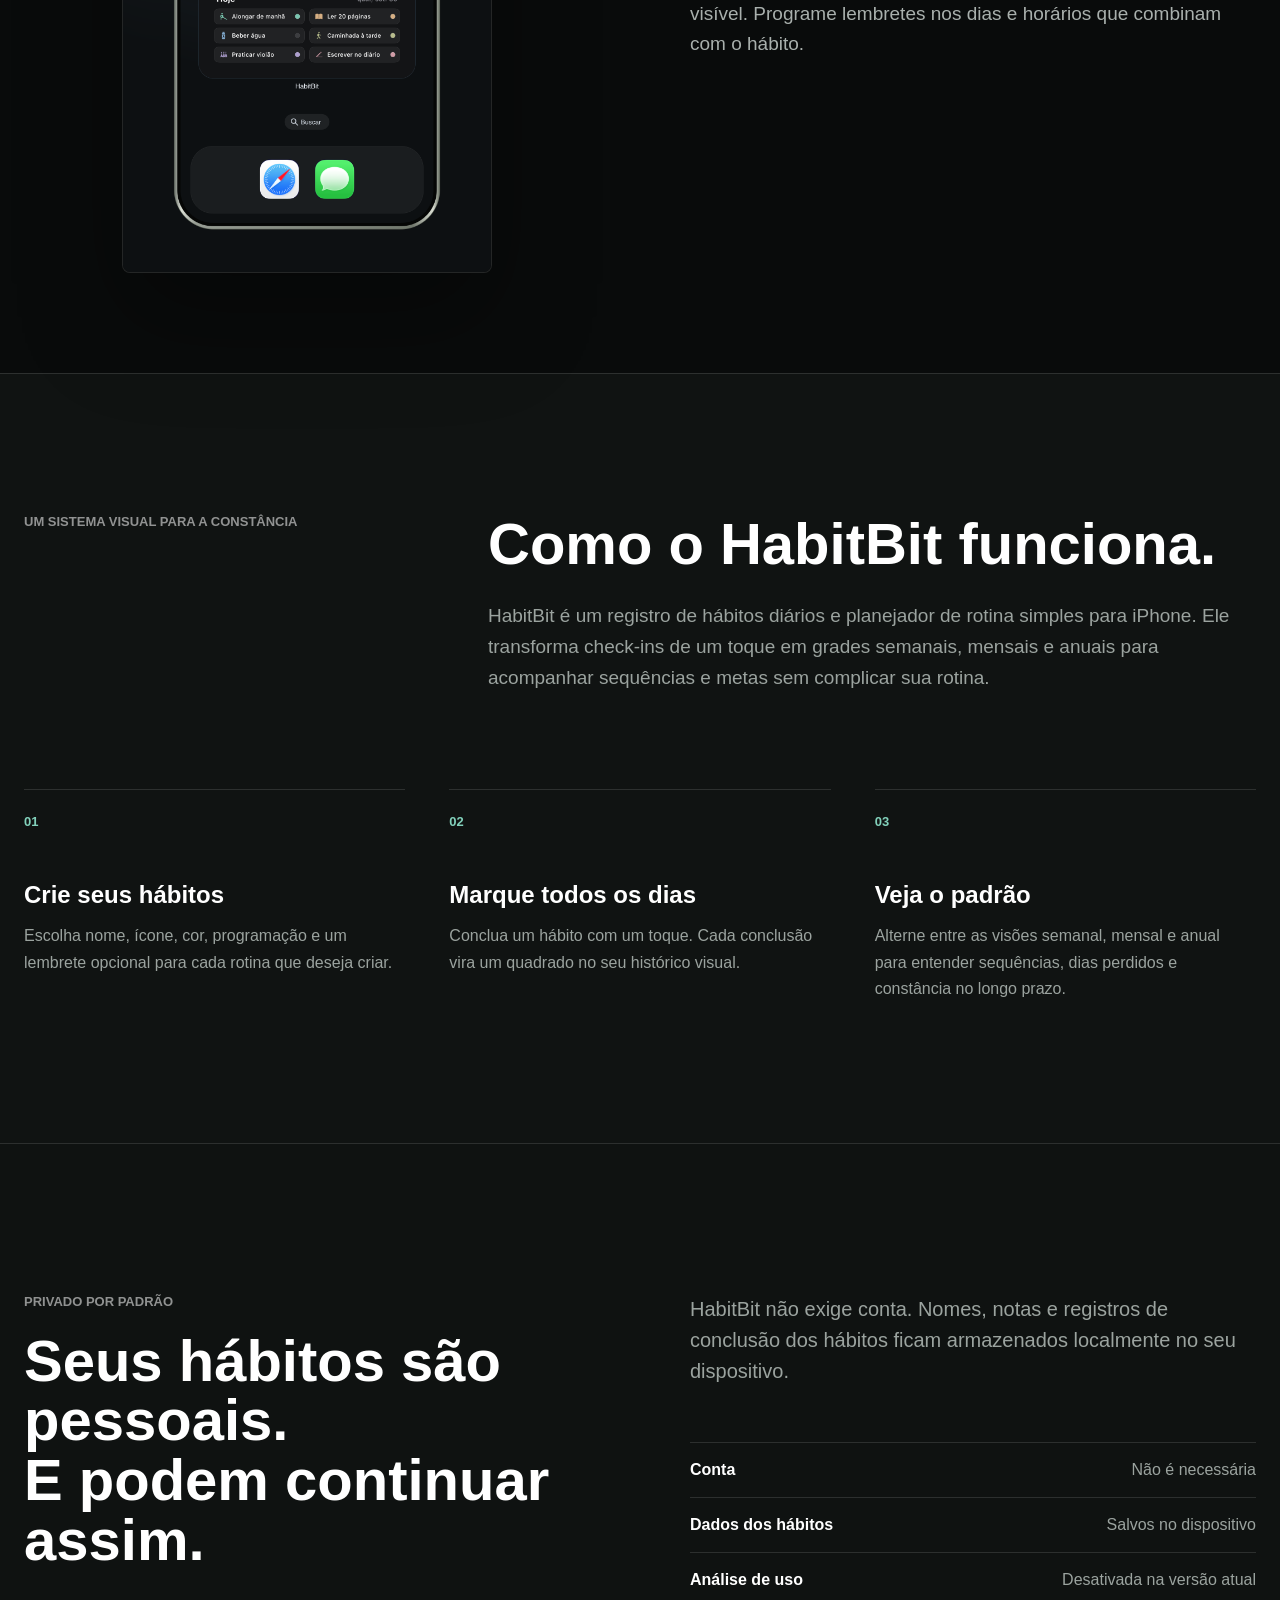
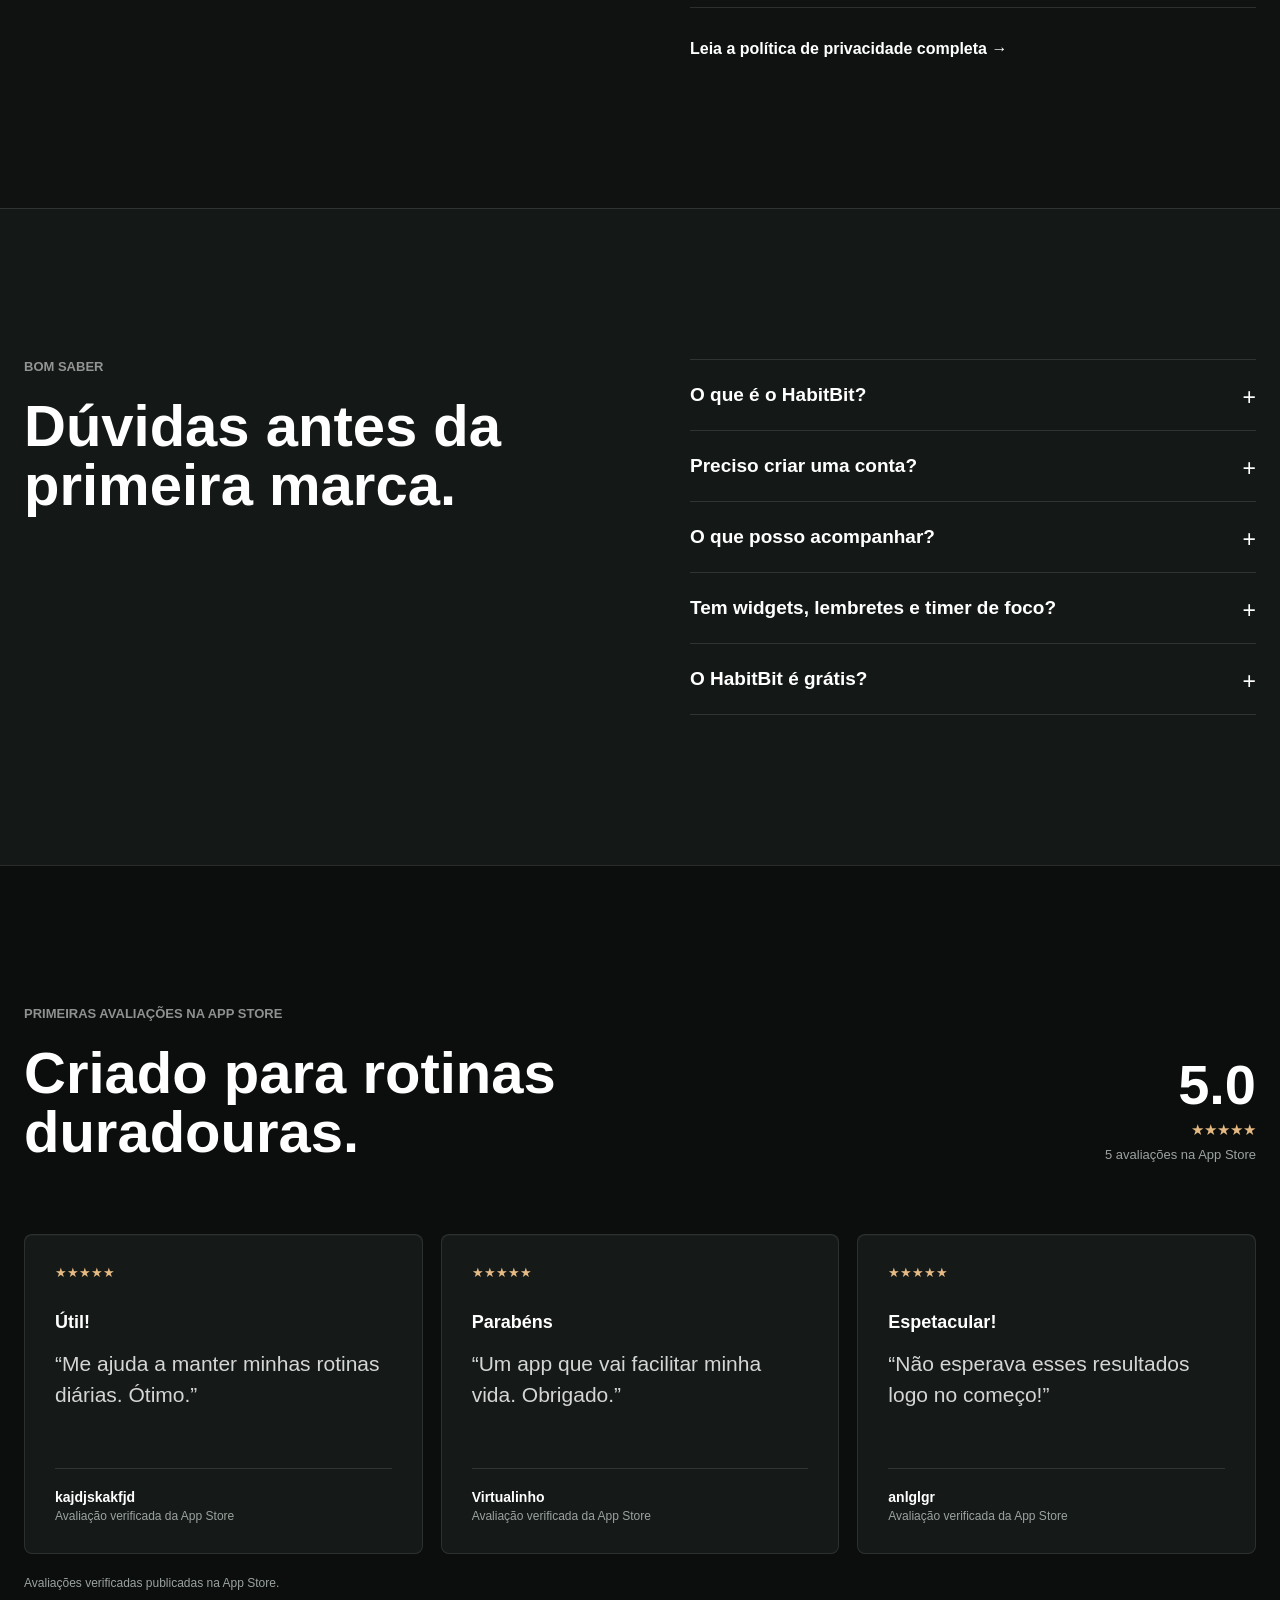
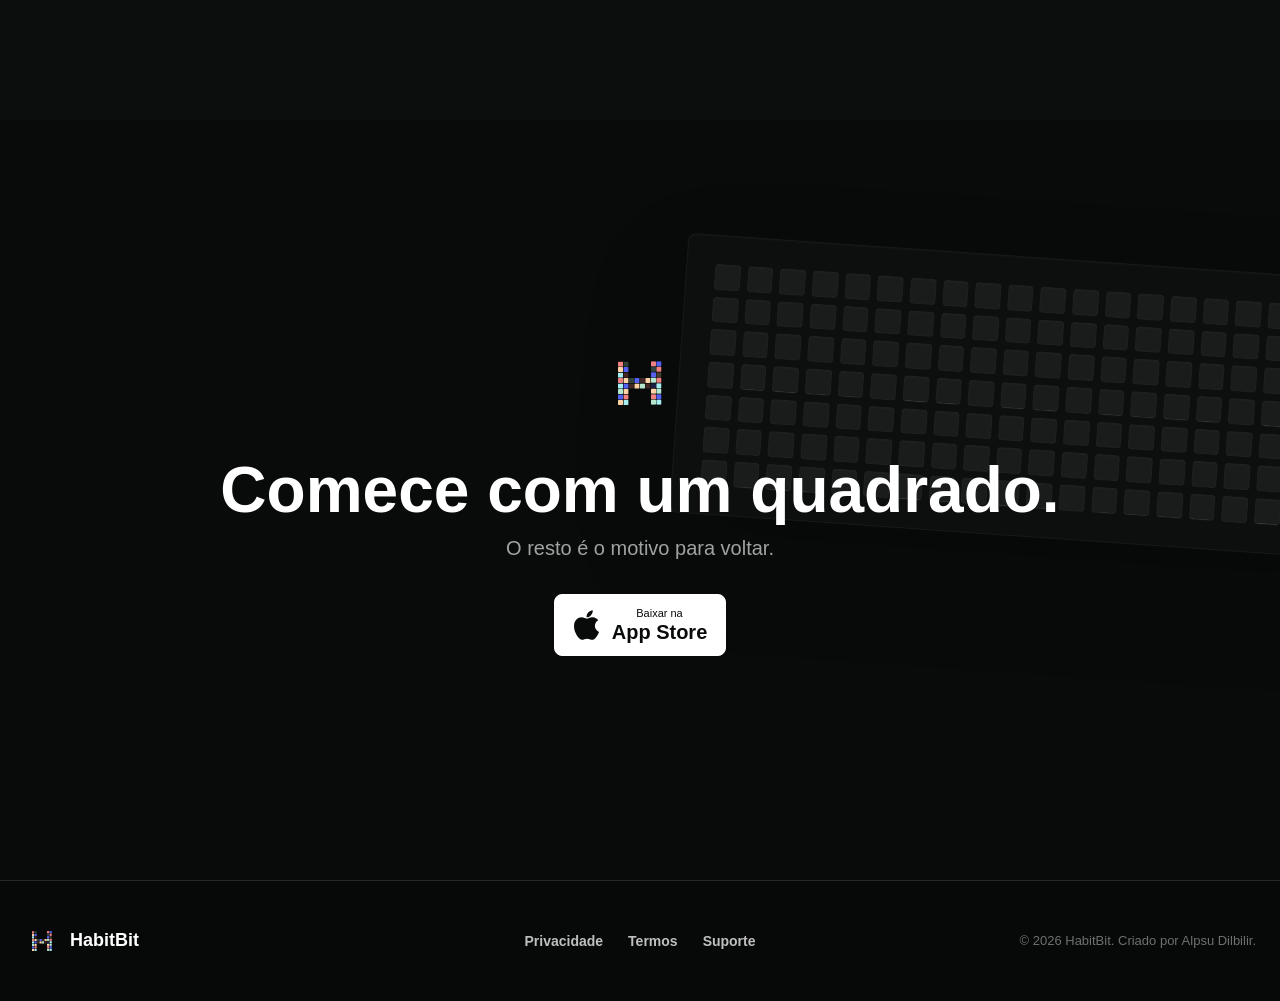
<file: pt-br/index.html>
<!doctype html>
<html lang="pt-BR" data-screen-base="../assets/screens/pt-br/">
<head>
    <meta charset="utf-8">
    <meta name="viewport" content="width=device-width, initial-scale=1">
    <script>document.documentElement.classList.add('js');</script>
    <title>HabitBit - Registro de hábitos visual e simples para iPhone</title>
    <meta name="description" content="HabitBit é um registro visual de hábitos para iPhone. Crie rotinas com grades, lembretes, widgets, sequências e timer de foco.">
    <meta name="robots" content="index, follow, max-image-preview:large">
    <meta name="theme-color" content="#0c0d0e">
    <meta name="apple-mobile-web-app-capable" content="yes">
    <meta name="apple-itunes-app" content="app-id=6755720599">
    <link rel="canonical" href="https://www.habitbit.app/pt-br/">
    <link rel="alternate" hreflang="en" href="https://www.habitbit.app/">
    <link rel="alternate" hreflang="tr" href="https://www.habitbit.app/tr/">
    <link rel="alternate" hreflang="de" href="https://www.habitbit.app/de/">
    <link rel="alternate" hreflang="fr" href="https://www.habitbit.app/fr/">
    <link rel="alternate" hreflang="es" href="https://www.habitbit.app/es/">
    <link rel="alternate" hreflang="it" href="https://www.habitbit.app/it/">
    <link rel="alternate" hreflang="pt-BR" href="https://www.habitbit.app/pt-br/">
    <link rel="alternate" hreflang="ja" href="https://www.habitbit.app/ja/">
    <link rel="alternate" hreflang="ko" href="https://www.habitbit.app/ko/">
    <link rel="alternate" hreflang="zh-Hans" href="https://www.habitbit.app/zh-hans/">
    <link rel="alternate" hreflang="x-default" href="https://www.habitbit.app/">
    <link rel="icon" type="image/png" href="../habitbit.png">
    <link rel="apple-touch-icon" href="../habitbit.png">
    <link rel="preload" href="../assets/screens/pt-br/02-habit-overview.png" as="image">
    <link rel="stylesheet" href="../styles.css?v=10">
    <meta property="og:type" content="website">
    <meta property="og:site_name" content="HabitBit">
    <meta property="og:locale" content="pt_BR">
    <meta property="og:title" content="HabitBit - Registro de hábitos visual e simples para iPhone">
    <meta property="og:description" content="Um registro de hábitos diários e planejador de rotina simples com progresso semanal, mensal e anual.">
    <meta property="og:url" content="https://www.habitbit.app/pt-br/">
    <meta property="og:image" content="https://www.habitbit.app/assets/screens/pt-br/02-habit-overview.png">
    <meta property="og:image:alt" content="O app HabitBit mostrando o acompanhamento visual de hábitos no iPhone">
    <meta name="twitter:card" content="summary_large_image">
        <script type="application/ld+json">
    {
      "@context": "https://schema.org",
      "@type": "SoftwareApplication",
      "name": "HabitBit",
      "url": "https://www.habitbit.app/pt-br/",
      "downloadUrl": "https://apps.apple.com/app/id6755720599",
      "image": "https://www.habitbit.app/habitbit.png",
      "operatingSystem": "iOS",
      "applicationCategory": "ProductivityApplication",
      "description": "HabitBit é um registro visual de hábitos para iPhone com check-ins diários, grades semanais, mensais e anuais, lembretes, widgets, estatísticas de sequência e timer de foco.",
      "featureList": [
        "Uma visão semanal focada mantém o hoje por perto sem esconder o ritmo que você está criando.",
        "Sequência atual e recorde",
        "Widgets na tela inicial e bloqueada mantêm a próxima ação visível. Programe lembretes nos dias e horários que combinam com o hábito.",
        "Tendências e distribuição das conclusões",
        "Dê ao hábito um lugar para acontecer.",
        "HabitBit não exige conta. Nomes, notas e registros de conclusão dos hábitos ficam armazenados localmente no seu dispositivo."
      ],
      "screenshot": "https://www.habitbit.app/assets/screens/pt-br/02-habit-overview.png",
      "softwareRequirements": "iOS / iPhone",
      "inLanguage": "pt-BR",
      "isAccessibleForFree": true,
      "aggregateRating": {
        "@type": "AggregateRating",
        "ratingValue": "5.0",
        "bestRating": "5",
        "ratingCount": "5"
      },
      "offers": {
        "@type": "Offer",
        "price": "0",
        "priceCurrency": "USD",
        "description": "HabitBit é grátis para baixar e usar. Compras Pro opcionais liberam hábitos ilimitados, estatísticas avançadas, widgets Pro, importação e exportação de arquivos e cores adicionais. Planos e preços locais aparecem no app."
      },
      "author": {
        "@type": "Person",
        "name": "Alpsu Dilbilir"
      }
    }
    </script>
        <script type="application/ld+json">
    {
      "@context": "https://schema.org",
      "@type": "FAQPage",
      "mainEntity": [
        {
          "@type": "Question",
          "name": "O que é o HabitBit?",
          "acceptedAnswer": {
            "@type": "Answer",
            "text": "HabitBit é um registro visual de hábitos e planejador de rotina para iPhone. Check-ins diários formam grades semanais, mensais e anuais que tornam rotinas, sequências e progresso de longo prazo fáceis de enxergar."
          }
        },
        {
          "@type": "Question",
          "name": "Preciso criar uma conta?",
          "acceptedAnswer": {
            "@type": "Answer",
            "text": "Não. Você pode começar sem criar uma conta. Os dados dos hábitos ficam armazenados localmente no seu dispositivo."
          }
        },
        {
          "@type": "Question",
          "name": "O que posso acompanhar?",
          "acceptedAnswer": {
            "@type": "Answer",
            "text": "HabitBit funciona como registro diário de hábitos, sequências e metas e como planejador de rotina para exercícios, leitura, hidratação, estudos, atenção plena ou qualquer ação repetida. Cada hábito pode ter ícone, cor, programação e lembrete próprios."
          }
        },
        {
          "@type": "Question",
          "name": "Tem widgets, lembretes e timer de foco?",
          "acceptedAnswer": {
            "@type": "Answer",
            "text": "Sim. HabitBit inclui widgets para a tela inicial e bloqueada, lembretes programados e um timer de foco no estilo Pomodoro."
          }
        },
        {
          "@type": "Question",
          "name": "O HabitBit é grátis?",
          "acceptedAnswer": {
            "@type": "Answer",
            "text": "HabitBit é grátis para baixar e usar. Compras Pro opcionais liberam hábitos ilimitados, estatísticas avançadas, widgets Pro, importação e exportação de arquivos e cores adicionais. Planos e preços locais aparecem no app."
          }
        }
      ]
    }
    </script>
</head>
<body>
    <a class="skip-link" href="#main">Ir para o conteúdo</a>
    <div class="page-light" aria-hidden="true"></div>
    <nav class="site-nav" aria-label="Recursos">
        <a class="brand" href="#top" aria-label="HabitBit home">
            <img src="../habitbit.png" alt="" width="42" height="42">
            <span>HabitBit</span>
        </a>
        <div class="nav-links">
            <a href="#experience">Recursos</a>
            <a href="#how-it-works">Como funciona</a>
            <a href="#questions">FAQ</a>
        </div>
        <div class="nav-actions">
            <details class="language-menu">
                <summary aria-label="Escolher idioma">PT</summary>
                <div class="language-options">
                    <a lang="en" href="https://www.habitbit.app/">English</a><a lang="tr" href="https://www.habitbit.app/tr/">Türkçe</a><a lang="de" href="https://www.habitbit.app/de/">Deutsch</a><a lang="fr" href="https://www.habitbit.app/fr/">Français</a><a lang="es" href="https://www.habitbit.app/es/">Español</a><a lang="it" href="https://www.habitbit.app/it/">Italiano</a><a lang="pt-BR" href="https://www.habitbit.app/pt-br/">Português</a><a lang="ja" href="https://www.habitbit.app/ja/">日本語</a><a lang="ko" href="https://www.habitbit.app/ko/">한국어</a><a lang="zh-Hans" href="https://www.habitbit.app/zh-hans/">简体中文</a>
                </div>
            </details>
            <a class="nav-download" href="https://apps.apple.com/app/id6755720599" target="_blank" rel="noopener noreferrer">Baixar o app</a>
        </div>
    </nav>

    <main id="main">
        <section class="hero" id="top" aria-labelledby="hero-title">
            <div class="hero-grid" id="hero-grid" aria-hidden="true"></div>
            <div class="hero-shade" aria-hidden="true"></div>
            <div class="hero-copy reveal">
                <p class="eyebrow">HabitBit para iPhone</p>
                <h1 id="hero-title">O registro de hábitos visual e simples para iPhone.</h1>
                <p class="hero-lede">Crie hábitos diários sem complicação. Marque com um toque e veja sua rotina, sequências e progresso em uma semana, um mês ou um ano inteiro.</p>
                <a class="app-store-button" href="https://apps.apple.com/app/id6755720599" target="_blank" rel="noopener noreferrer" aria-label="Baixar o app: HabitBit">
                    <svg viewBox="0 0 384 512" aria-hidden="true"><path d="M318.7 268.7c-.2-36.7 16.4-64.4 50-84.8-18.8-26.9-47.2-41.7-84.7-44.6-35.5-2.8-74.3 20.7-88.5 20.7-15 0-49.4-19.7-76.4-19.7C63.3 141.2 4 184.8 4 273.5c0 26.2 4.8 53.3 14.4 81.2 12.8 36.7 59 126.7 107.2 125.2 25.2-.6 43-17.9 75.8-17.9 31.8 0 48.3 17.9 76.4 17.9 48.6-.7 90.4-82.5 102.6-119.3-65.2-30.7-61.7-90-61.7-91.9zM262.1 104.5c27.3-32.4 24.8-61.9 24-72.5-24.1 1.4-52 16.4-67.9 34.9-17.5 19.8-27.8 44.3-25.6 71.9 26.1 2 52.3-11.4 69.5-34.3z"/></svg>
                    <span><small>Baixar na</small><strong>App Store</strong></span>
                </a>
                <p class="hero-note">Não precisa de conta. Seus hábitos ficam no seu dispositivo.</p>
            </div>
            <a class="scroll-cue" href="#proof" aria-label="Ver o ano"><span>Ver o ano</span><span aria-hidden="true">↓</span></a>
        </section>

        <section class="proof" id="proof" aria-labelledby="proof-title">
            <div class="section-shell proof-copy reveal">
                <p class="eyebrow dark">A ideia por trás do HabitBit</p>
                <h2 id="proof-title">Um ano deveria ter uma forma.</h2>
                <p>É difícil lembrar da motivação. É mais fácil confiar no progresso quando cada dia deixa uma marca.</p>
            </div>
            <div class="year-stage" aria-label="Um ano deveria ter uma forma.">
                <div class="year-grid" id="year-grid" aria-hidden="true"></div>
                <div class="year-caption"><strong>365</strong><span>pequenas decisões que ficam visíveis</span></div>
            </div>
        </section>

        <section class="film" aria-labelledby="film-title">
            <img class="film-media" src="../assets/screens/pt-br/02-habit-overview.png" alt="O app HabitBit mostrando o acompanhamento visual de hábitos no iPhone" width="1320" height="2868" loading="lazy">
            <div class="film-overlay" aria-hidden="true"></div>
            <div class="film-copy section-shell reveal">
                <p class="eyebrow">Feito para você voltar.</p>
                <h2 id="film-title">Um toque hoje.<br>A história inteira amanhã.</h2>
            </div>
        </section>

        <section class="experience" id="experience" aria-labelledby="experience-title">
            <div class="section-shell experience-heading reveal">
                <p class="eyebrow dark">Um hábito. Três distâncias.</p>
                <h2 id="experience-title">Fique perto de hoje.<br>Afaste-se quando precisar de perspectiva.</h2>
            </div>
            <div class="mode-explorer section-shell">
                <div class="mode-copy reveal">
                    <div class="mode-control" role="tablist" aria-label="Um hábito. Três distâncias.">
                        <button type="button" role="tab" aria-selected="true" data-mode="week">Semana</button>
                        <button type="button" role="tab" aria-selected="false" data-mode="year">Ano</button>
                        <button type="button" role="tab" aria-selected="false" data-mode="detail">Histórico</button>
                    </div>
                    <p class="mode-kicker" id="mode-kicker">Esta semana</p>
                    <h3 id="mode-title">Deixe a próxima marca óbvia.</h3>
                    <p id="mode-description">Uma visão semanal focada mantém o hoje por perto sem esconder o ritmo que você está criando.</p>
                </div>
                <div class="device-stage reveal">
                    <div class="device" aria-live="polite">
                        <img id="mode-image" src="../assets/screens/pt-br/07-weekly-view.png" alt="Grade semanal do HabitBit no iPhone" width="1320" height="2868">
                    </div>
                </div>
            </div>
        </section>

        <section class="product-stories" aria-label="Recursos">
            <article class="story story-dark">
                <div class="story-media reveal"><div class="device device-small"><img src="../assets/screens/pt-br/05-statistics.png" alt="Entenda o que ajuda você a voltar." loading="lazy" width="1320" height="2868"></div></div>
                <div class="story-copy reveal">
                    <p class="eyebrow">Padrões, não pressão</p>
                    <h2>Entenda o que ajuda você a voltar.</h2>
                    <p>Veja sequências, taxas de conclusão e padrões de longo prazo sem transformar sua rotina em uma planilha.</p>
                    <ul><li>Sequência atual e recorde</li><li>Tendências e distribuição das conclusões</li><li>Contexto semanal, mensal e anual</li></ul>
                </div>
            </article>
            <article class="story story-light story-reverse">
                <div class="story-media reveal"><div class="device device-small"><img src="../assets/screens/pt-br/04-pomodoro-focus.png" alt="Dê ao hábito um lugar para acontecer." loading="lazy" width="1320" height="2868"></div></div>
                <div class="story-copy reveal">
                    <p class="eyebrow dark">Da intenção ao foco</p>
                    <h2>Dê ao hábito um lugar para acontecer.</h2>
                    <p>Use o timer de foco integrado quando uma marca exigir mais do que um toque. Escolha a duração, comece e volte ao painel quando terminar.</p>
                </div>
            </article>
            <article class="story story-dark">
                <div class="story-media reveal"><div class="device device-small"><img src="../assets/screens/pt-br/03-home-screen-widgets.png" alt="Seus hábitos não precisam ficar escondidos dentro de um app." loading="lazy" width="1320" height="2868"></div></div>
                <div class="story-copy reveal">
                    <p class="eyebrow">Presente na hora certa</p>
                    <h2>Seus hábitos não precisam ficar escondidos dentro de um app.</h2>
                    <p>Widgets na tela inicial e bloqueada mantêm a próxima ação visível. Programe lembretes nos dias e horários que combinam com o hábito.</p>
                </div>
            </article>
        </section>

        <section class="how-it-works" id="how-it-works" aria-labelledby="how-title">
            <div class="section-shell how-heading reveal">
                <p class="eyebrow dark">Um sistema visual para a constância</p>
                <h2 id="how-title">Como o HabitBit funciona.</h2>
                <p>HabitBit é um registro de hábitos diários e planejador de rotina simples para iPhone. Ele transforma check-ins de um toque em grades semanais, mensais e anuais para acompanhar sequências e metas sem complicar sua rotina.</p>
            </div>
            <div class="section-shell how-steps">
                <article class="reveal"><span>01</span><h3>Crie seus hábitos</h3><p>Escolha nome, ícone, cor, programação e um lembrete opcional para cada rotina que deseja criar.</p></article>
                <article class="reveal"><span>02</span><h3>Marque todos os dias</h3><p>Conclua um hábito com um toque. Cada conclusão vira um quadrado no seu histórico visual.</p></article>
                <article class="reveal"><span>03</span><h3>Veja o padrão</h3><p>Alterne entre as visões semanal, mensal e anual para entender sequências, dias perdidos e constância no longo prazo.</p></article>
            </div>
        </section>

        <section class="privacy" id="privacy" aria-labelledby="privacy-title">
            <div class="section-shell privacy-layout">
                <div class="privacy-copy reveal"><p class="eyebrow dark">Privado por padrão</p><h2 id="privacy-title">Seus hábitos são pessoais.<br>E podem continuar assim.</h2></div>
                <div class="privacy-details reveal">
                    <p>HabitBit não exige conta. Nomes, notas e registros de conclusão dos hábitos ficam armazenados localmente no seu dispositivo.</p>
                    <dl><div><dt>Conta</dt><dd>Não é necessária</dd></div><div><dt>Dados dos hábitos</dt><dd>Salvos no dispositivo</dd></div><div><dt>Análise de uso</dt><dd>Desativada na versão atual</dd></div></dl>
                    <a class="text-link" href="../privacy.html">Leia a política de privacidade completa <span aria-hidden="true">→</span></a>
                </div>
            </div>
        </section>

        <section class="questions" id="questions" aria-labelledby="questions-title">
            <div class="section-shell questions-layout">
                <div class="questions-heading reveal"><p class="eyebrow dark">Bom saber</p><h2 id="questions-title">Dúvidas antes da primeira marca.</h2></div>
                <div class="faq reveal">
                    <details><summary>O que é o HabitBit?</summary><p>HabitBit é um registro visual de hábitos e planejador de rotina para iPhone. Check-ins diários formam grades semanais, mensais e anuais que tornam rotinas, sequências e progresso de longo prazo fáceis de enxergar.</p></details>
                    <details><summary>Preciso criar uma conta?</summary><p>Não. Você pode começar sem criar uma conta. Os dados dos hábitos ficam armazenados localmente no seu dispositivo.</p></details>
                    <details><summary>O que posso acompanhar?</summary><p>HabitBit funciona como registro diário de hábitos, sequências e metas e como planejador de rotina para exercícios, leitura, hidratação, estudos, atenção plena ou qualquer ação repetida. Cada hábito pode ter ícone, cor, programação e lembrete próprios.</p></details>
                    <details><summary>Tem widgets, lembretes e timer de foco?</summary><p>Sim. HabitBit inclui widgets para a tela inicial e bloqueada, lembretes programados e um timer de foco no estilo Pomodoro.</p></details>
                    <details><summary>O HabitBit é grátis?</summary><p>HabitBit é grátis para baixar e usar. Compras Pro opcionais liberam hábitos ilimitados, estatísticas avançadas, widgets Pro, importação e exportação de arquivos e cores adicionais. Planos e preços locais aparecem no app.</p></details>
                </div>
            </div>
        </section>

        <section class="reviews" id="reviews" aria-labelledby="reviews-title">
            <div class="section-shell reviews-heading reveal">
                <div>
                    <p class="eyebrow dark">Primeiras avaliações na App Store</p>
                    <h2 id="reviews-title">Criado para rotinas duradouras.</h2>
                </div>
                <a class="rating-summary" href="https://apps.apple.com/app/id6755720599" target="_blank" rel="noopener noreferrer" aria-label="Criado para rotinas duradouras.">
                    <strong>5.0</strong>
                    <span class="rating-stars" aria-label="5 / 5">★★★★★</span>
                    <small>5 avaliações na App Store</small>
                </a>
            </div>
            <div class="section-shell review-grid">
                <article class="review-card reveal">
                    <div class="review-stars" aria-label="5 / 5">★★★★★</div>
                    <h3>Útil!</h3>
                    <blockquote>“Me ajuda a manter minhas rotinas diárias. Ótimo.”</blockquote>
                    <div class="review-meta"><strong>kajdjskakfjd</strong><span>Avaliação verificada da App Store</span></div>
                </article>
                <article class="review-card reveal">
                    <div class="review-stars" aria-label="5 / 5">★★★★★</div>
                    <h3>Parabéns</h3>
                    <blockquote>“Um app que vai facilitar minha vida. Obrigado.”</blockquote>
                    <div class="review-meta"><strong>Virtualinho</strong><span>Avaliação verificada da App Store</span></div>
                </article>
                <article class="review-card reveal">
                    <div class="review-stars" aria-label="5 / 5">★★★★★</div>
                    <h3>Espetacular!</h3>
                    <blockquote>“Não esperava esses resultados logo no começo!”</blockquote>
                    <div class="review-meta"><strong>anlglgr</strong><span>Avaliação verificada da App Store</span></div>
                </article>
            </div>
            <p class="section-shell reviews-note">Avaliações verificadas publicadas na App Store.</p>
        </section>

        <section class="final-cta" aria-labelledby="final-title">
            <div class="final-grid" id="final-grid" aria-hidden="true"></div>
            <div class="final-copy reveal">
                <img src="../habitbit.png" alt="" width="78" height="78">
                <h2 id="final-title">Comece com um quadrado.</h2>
                <p>O resto é o motivo para voltar.</p>
                <a class="app-store-button light" href="https://apps.apple.com/app/id6755720599" target="_blank" rel="noopener noreferrer" aria-label="Baixar o app: HabitBit">
                    <svg viewBox="0 0 384 512" aria-hidden="true"><path d="M318.7 268.7c-.2-36.7 16.4-64.4 50-84.8-18.8-26.9-47.2-41.7-84.7-44.6-35.5-2.8-74.3 20.7-88.5 20.7-15 0-49.4-19.7-76.4-19.7C63.3 141.2 4 184.8 4 273.5c0 26.2 4.8 53.3 14.4 81.2 12.8 36.7 59 126.7 107.2 125.2 25.2-.6 43-17.9 75.8-17.9 31.8 0 48.3 17.9 76.4 17.9 48.6-.7 90.4-82.5 102.6-119.3-65.2-30.7-61.7-90-61.7-91.9zM262.1 104.5c27.3-32.4 24.8-61.9 24-72.5-24.1 1.4-52 16.4-67.9 34.9-17.5 19.8-27.8 44.3-25.6 71.9 26.1 2 52.3-11.4 69.5-34.3z"/></svg>
                    <span><small>Baixar na</small><strong>App Store</strong></span>
                </a>
            </div>
        </section>
    </main>

    <footer>
        <div class="footer-inner">
            <a class="brand footer-brand" href="#top"><img src="../habitbit.png" alt="" width="36" height="36"><span>HabitBit</span></a>
            <div class="footer-links"><a href="../privacy.html">Privacidade</a><a href="../tos.html">Termos</a><a href="mailto:alpsudilbilir@gmail.com">Suporte</a></div>
            <p>© <span id="current-year">2026</span> HabitBit. Criado por Alpsu Dilbilir.</p>
        </div>
    </footer>
    <script type="application/json" id="mode-translations">{"week":{"alt":"Grade semanal do HabitBit no iPhone","kicker":"Esta semana","title":"Deixe a próxima marca óbvia.","description":"Uma visão semanal focada mantém o hoje por perto sem esconder o ritmo que você está criando."},"year":{"alt":"Grade anual do HabitBit no iPhone","kicker":"Este ano","title":"Veja sua constância de uma só vez.","description":"A visão anual transforma centenas de pequenas decisões em um registro visual do seu progresso."},"detail":{"alt":"Histórico de hábitos do HabitBit no iPhone","kicker":"Histórico do hábito","title":"Veja a história por trás de cada quadrado.","description":"Revise conclusões, retorne às notas e entenda como um hábito evolui com o tempo."}}</script>
    <script src="../app.js?v=5" defer></script>
</body>
</html>
</file>
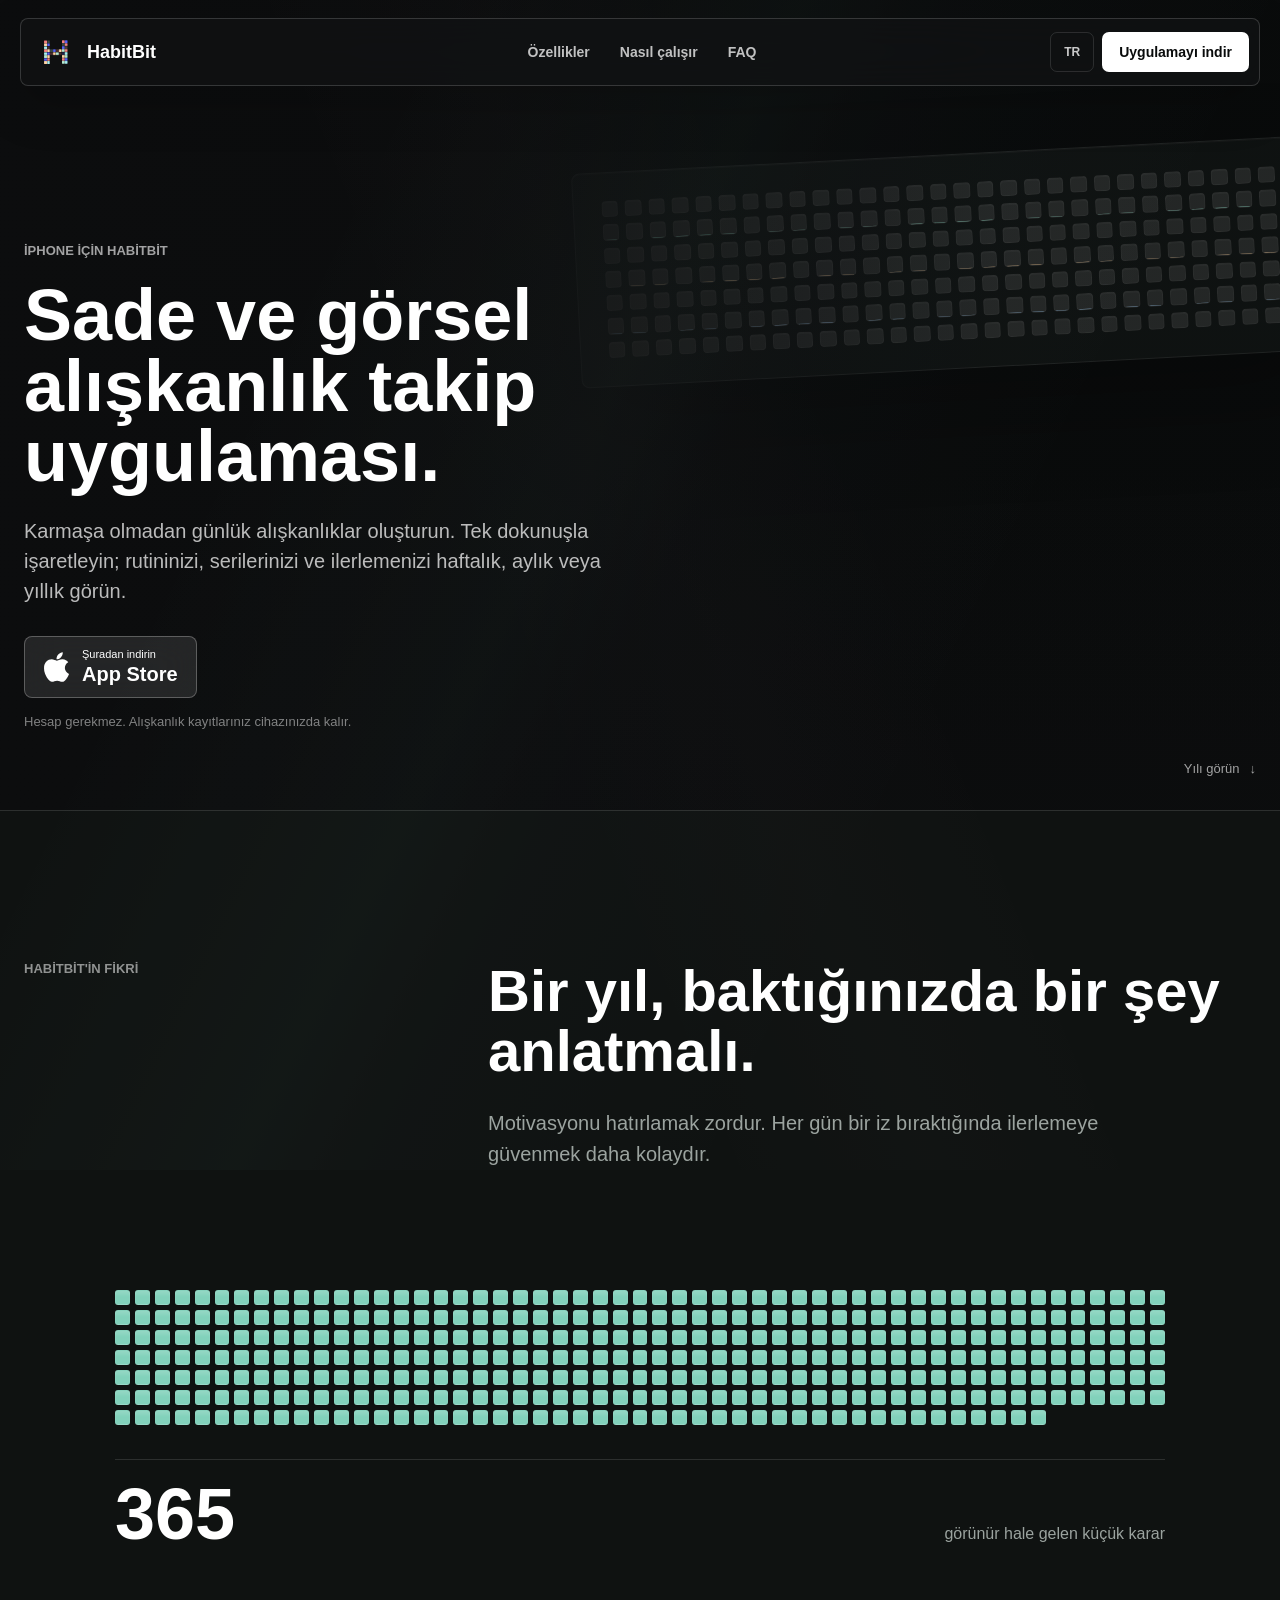
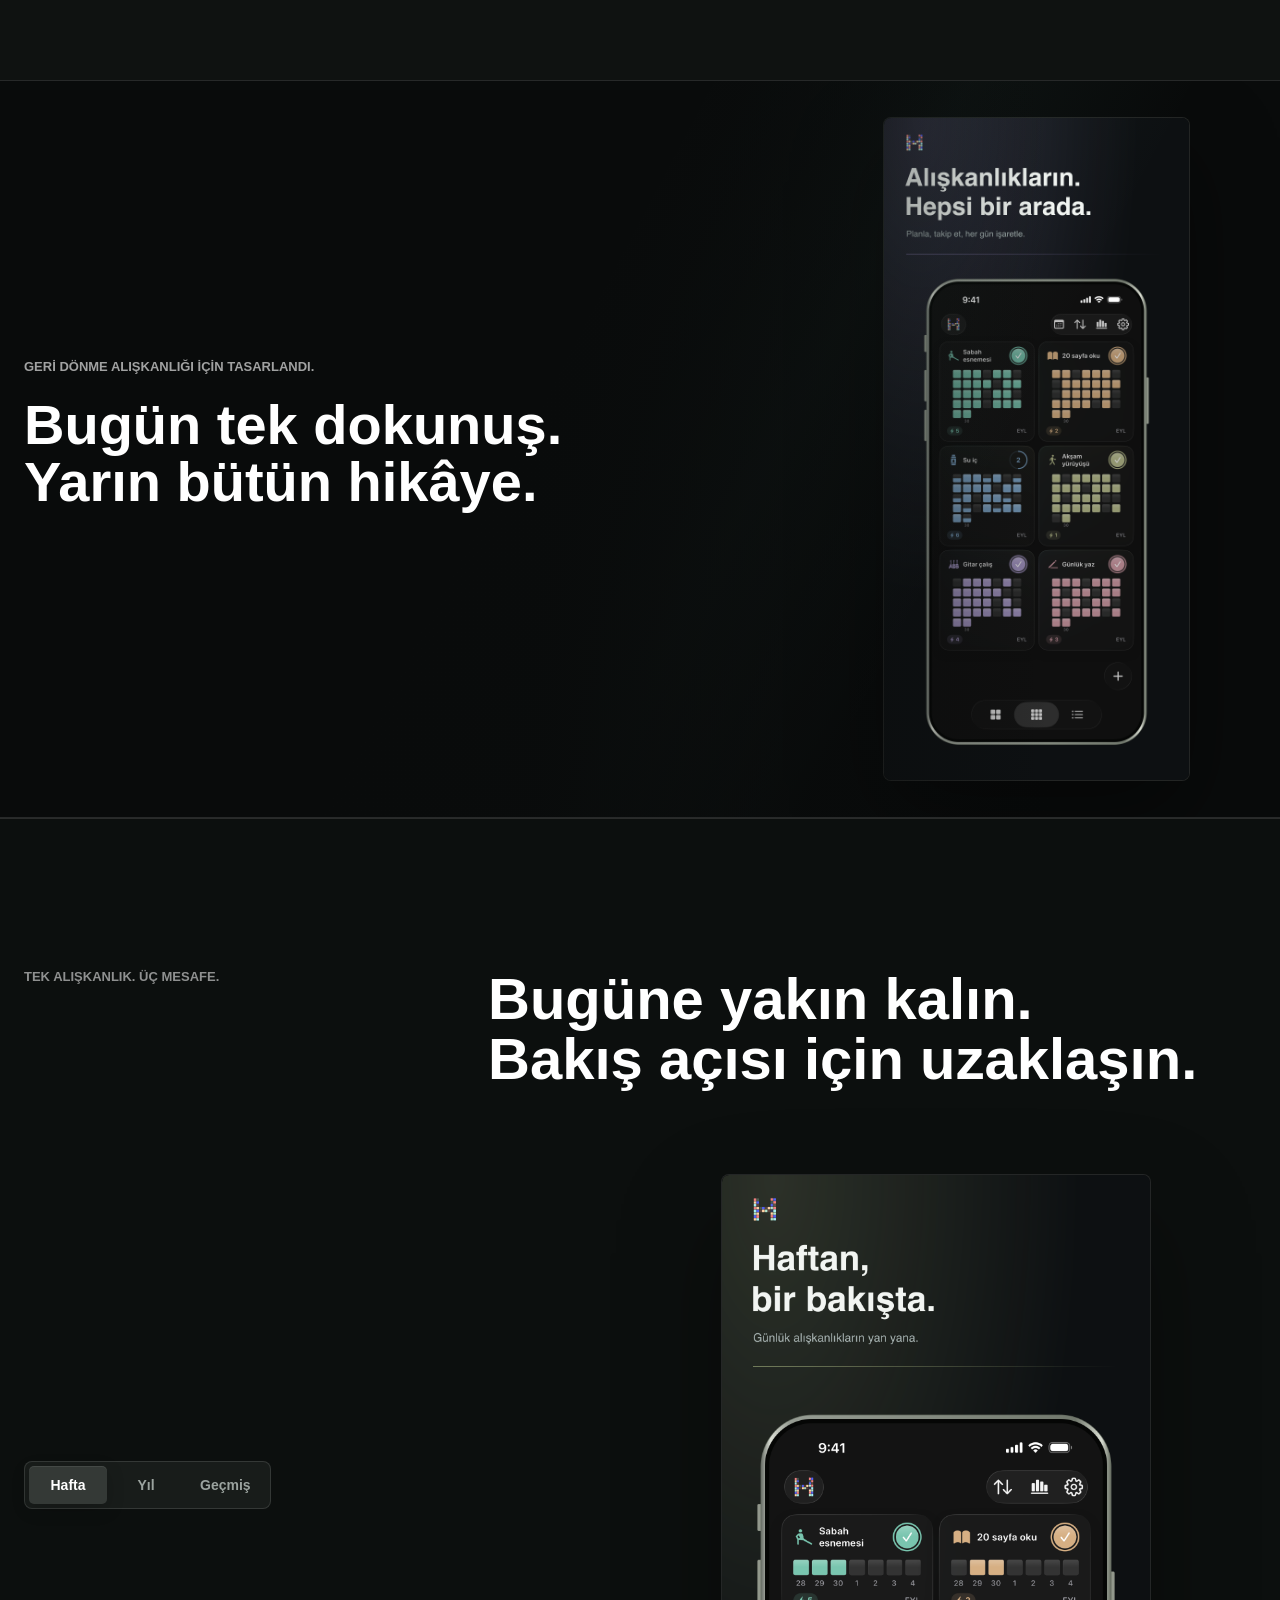
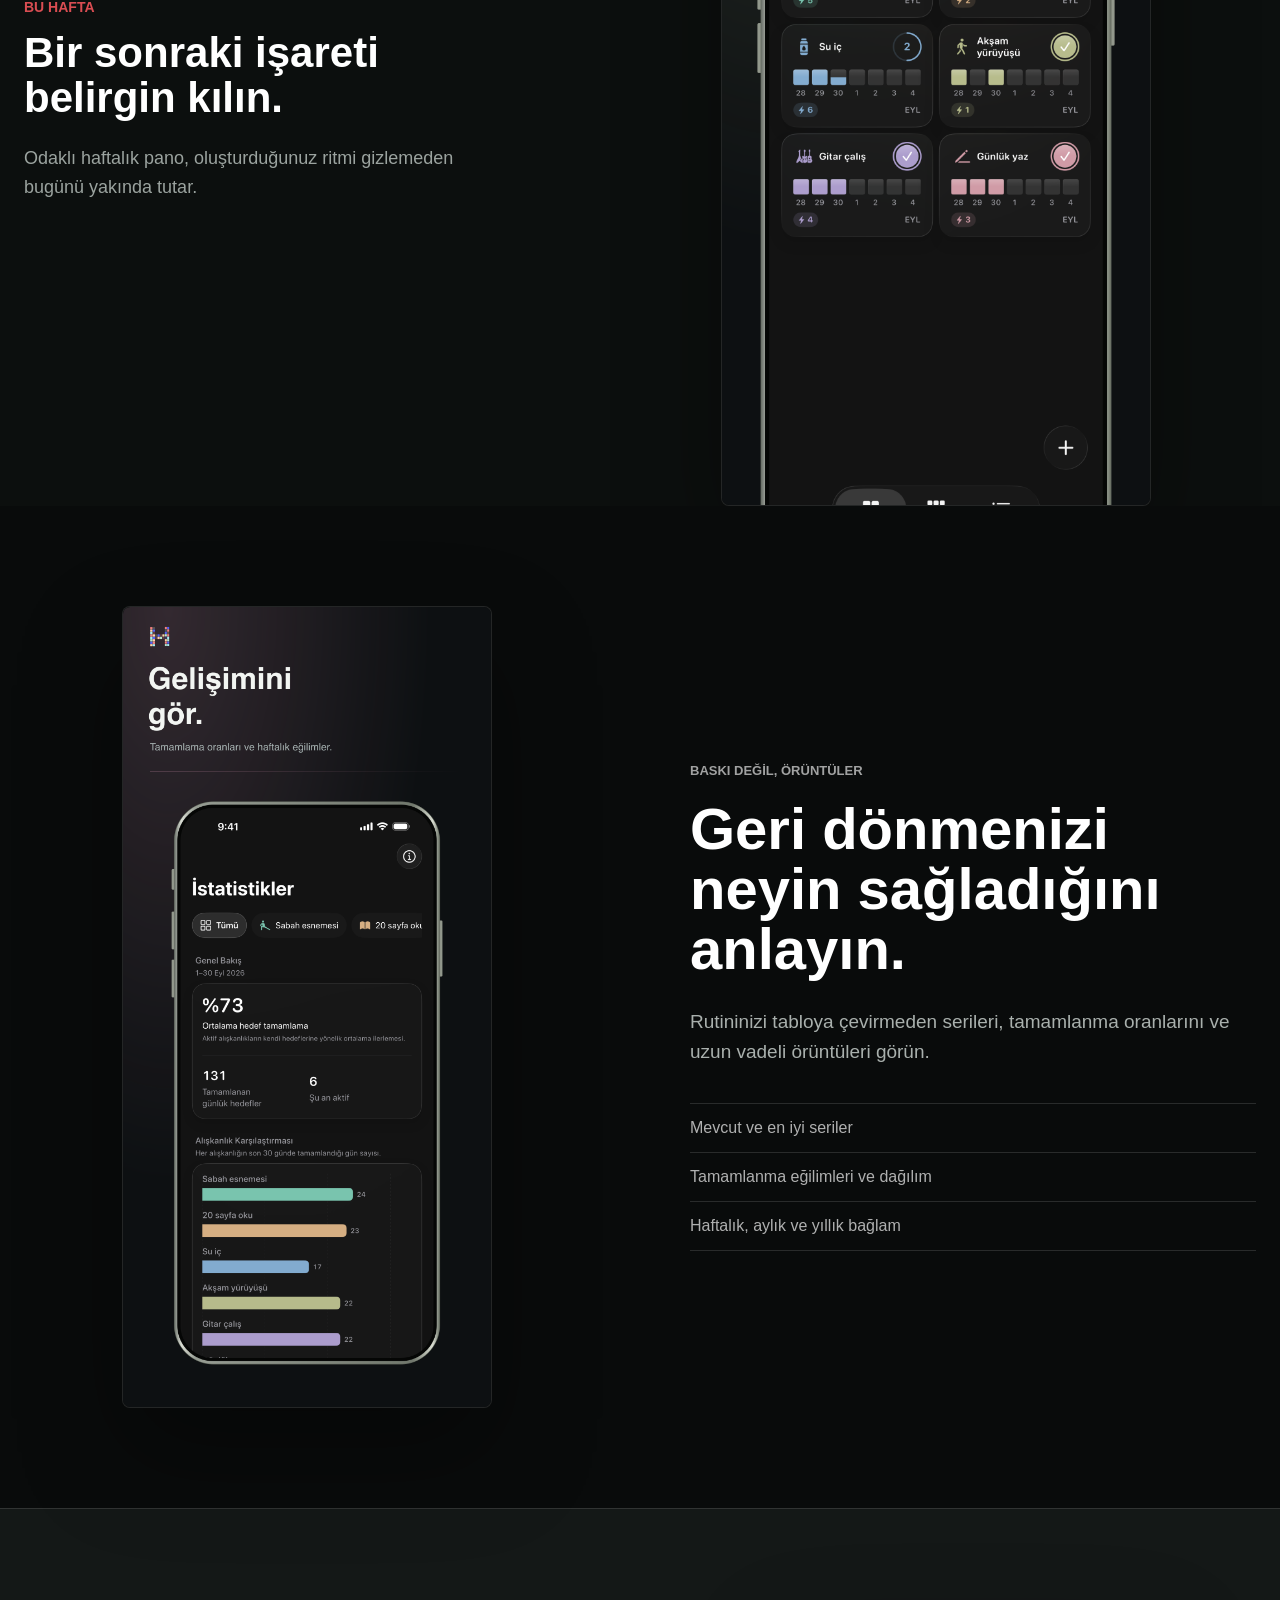
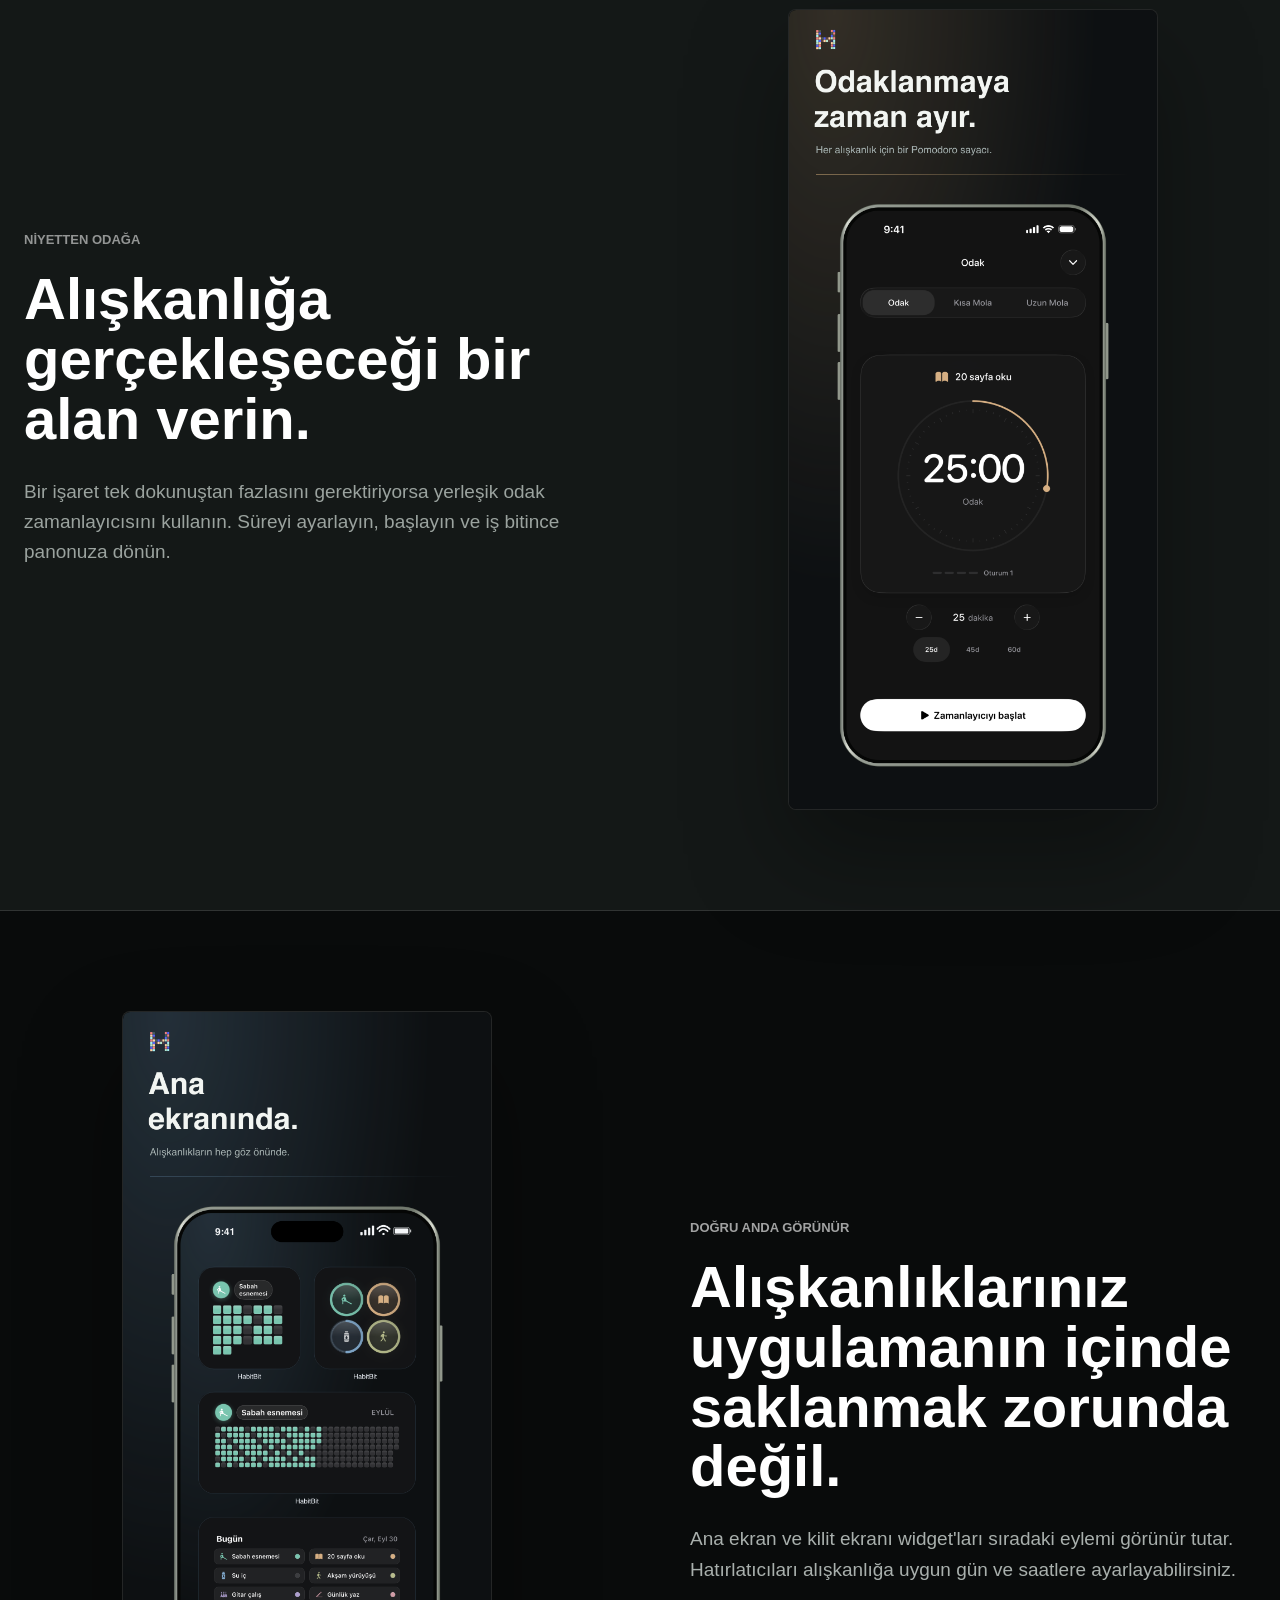
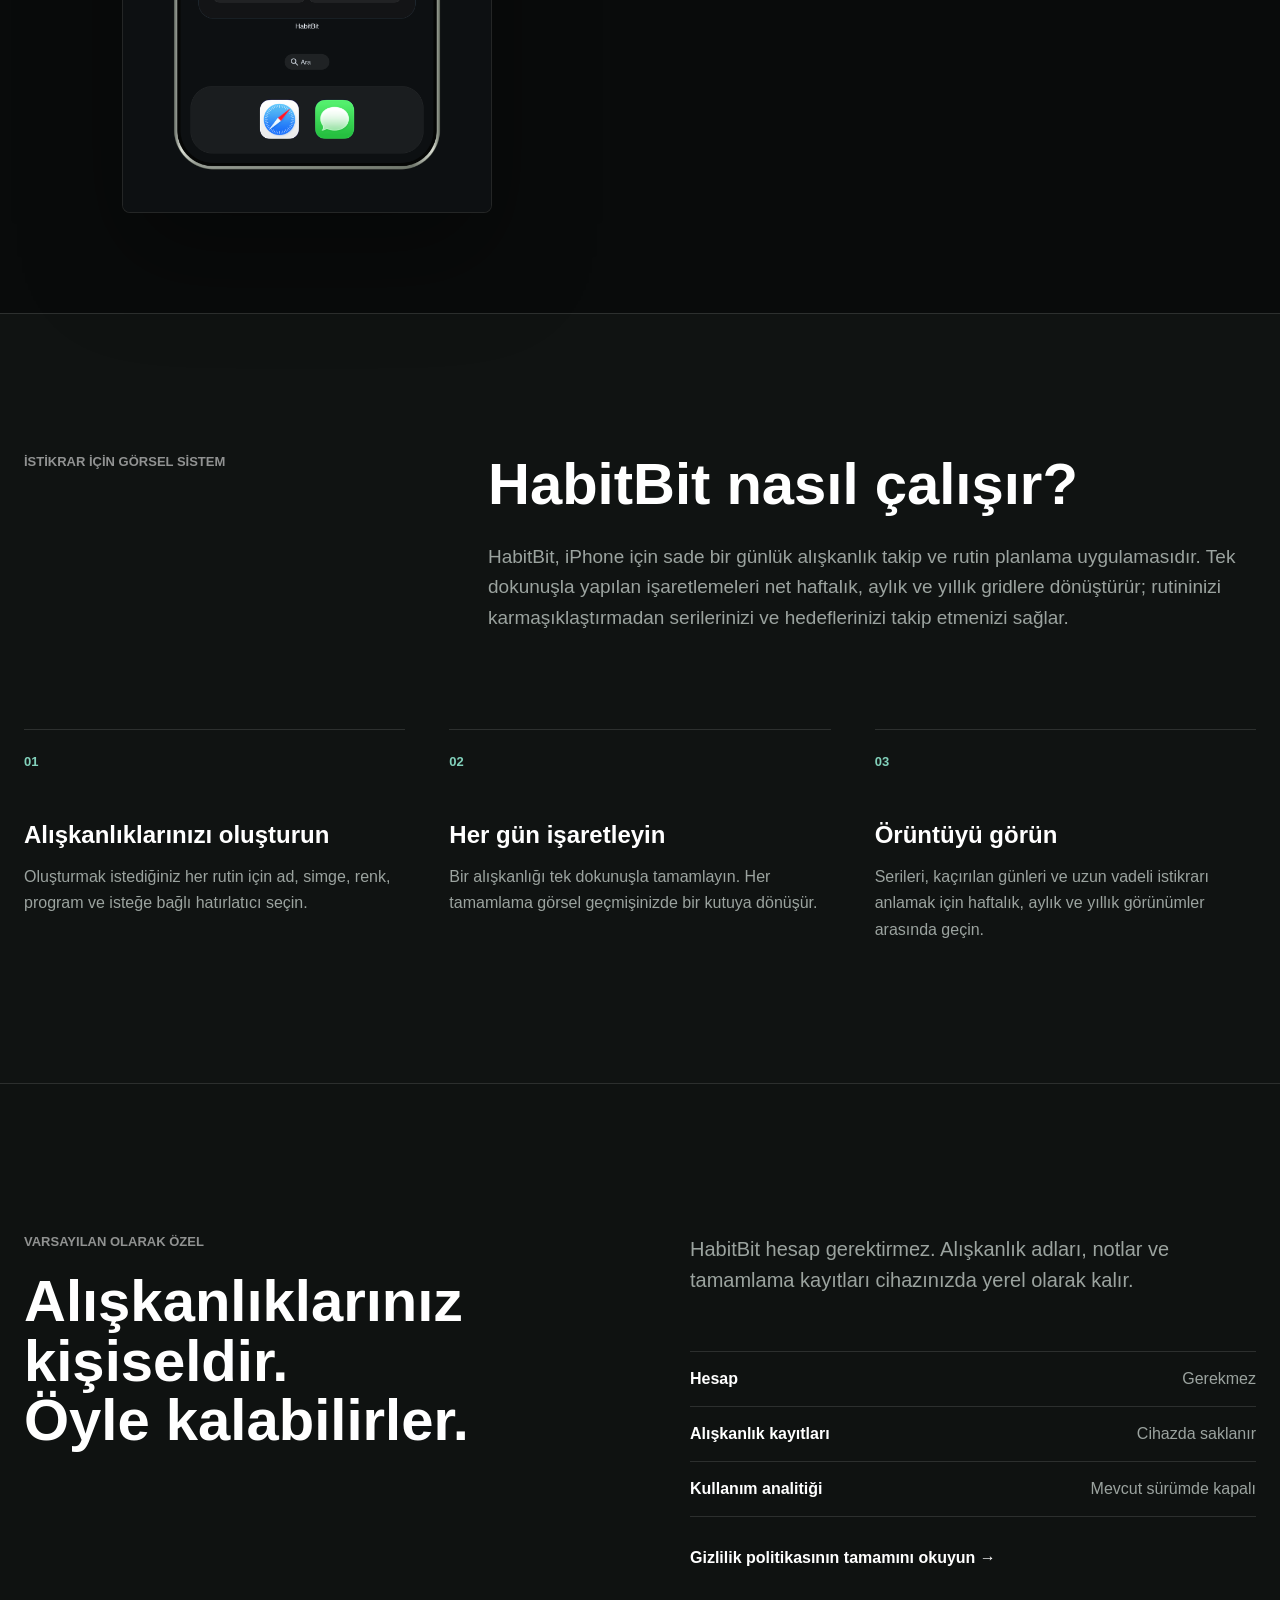
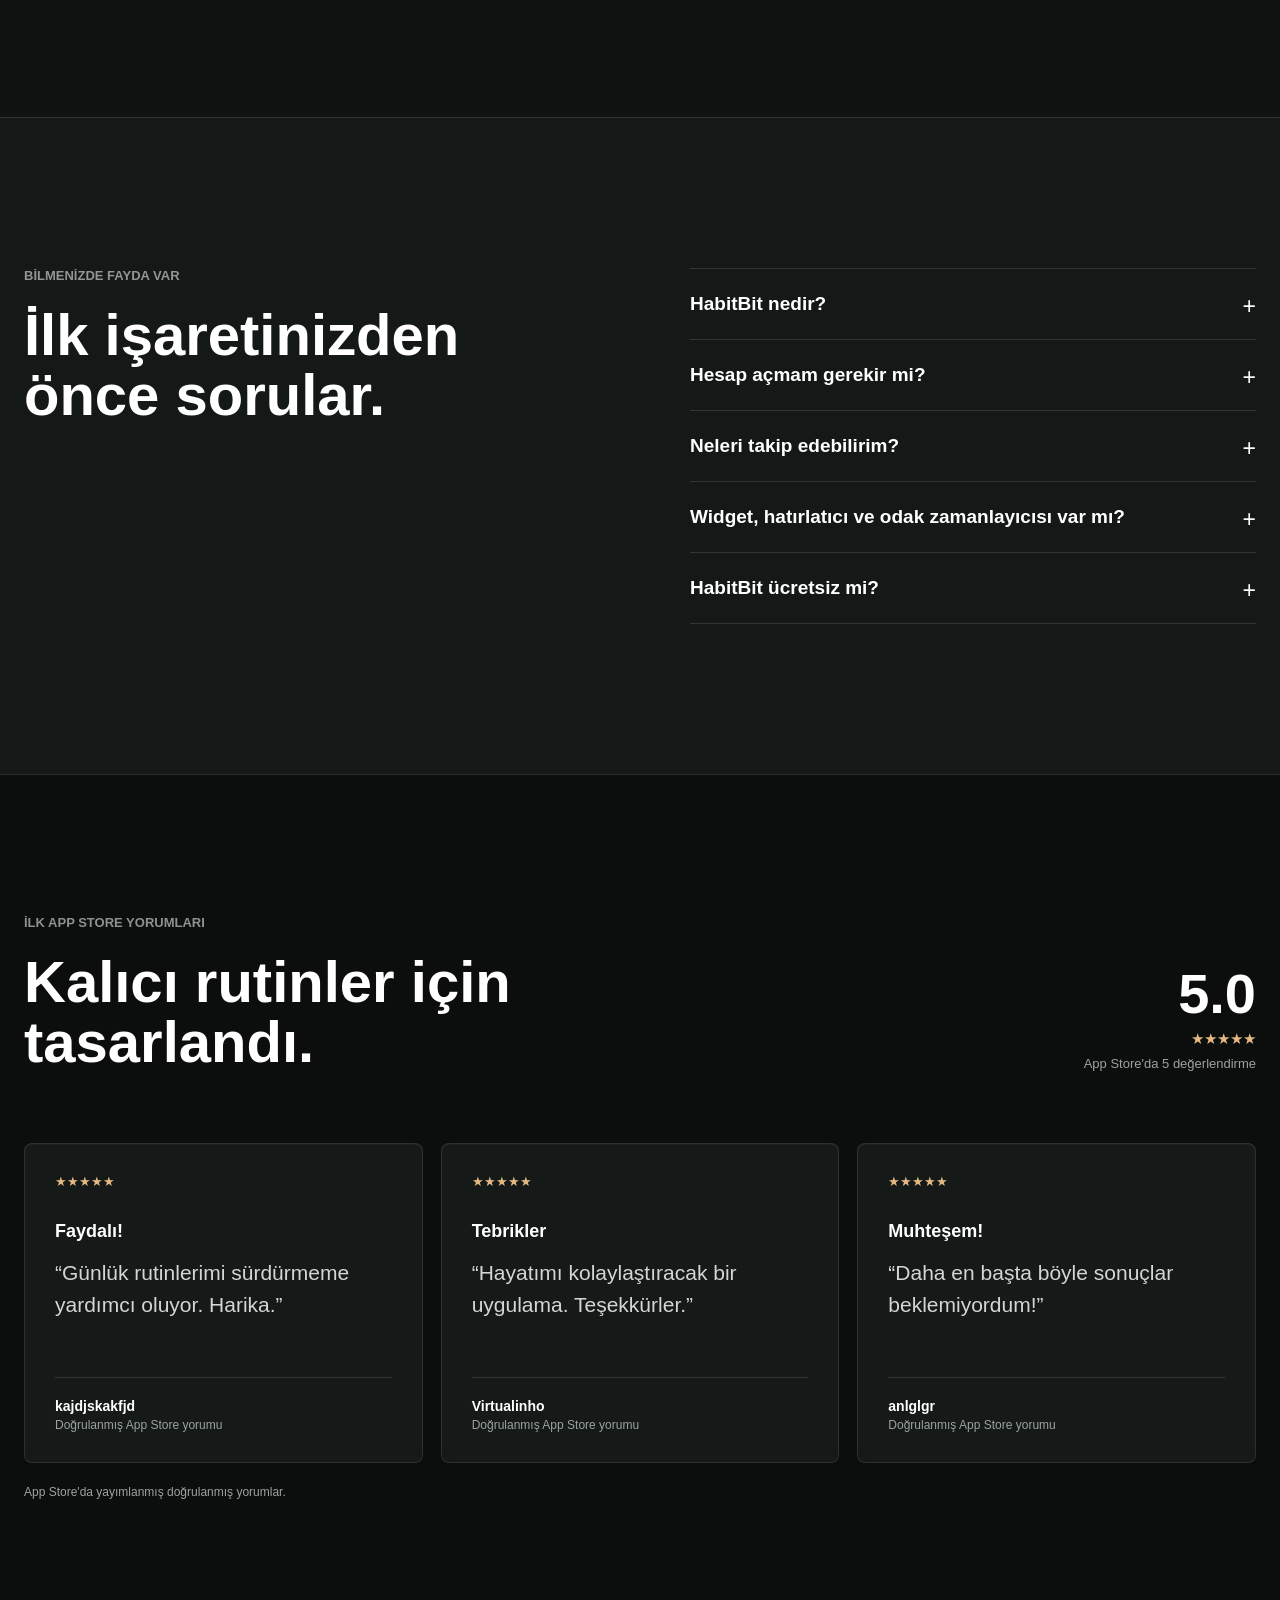
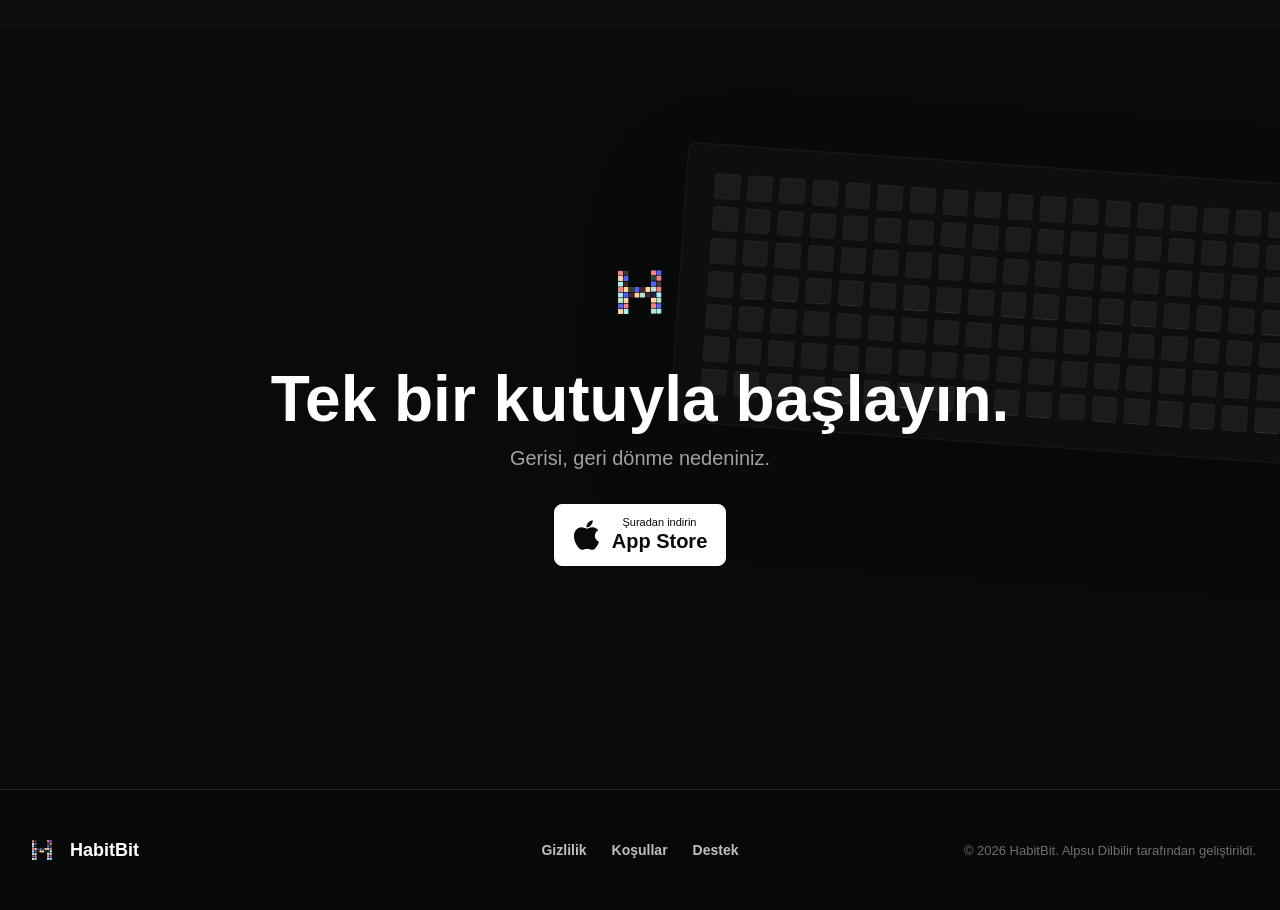
<file: tr/index.html>
<!doctype html>
<html lang="tr" data-screen-base="../assets/screens/tr/">
<head>
    <meta charset="utf-8">
    <meta name="viewport" content="width=device-width, initial-scale=1">
    <script>document.documentElement.classList.add('js');</script>
    <title>HabitBit - iPhone için Sade Görsel Alışkanlık Takibi</title>
    <meta name="description" content="HabitBit, iPhone için sade bir alışkanlık takip uygulamasıdır. Gridler, hatırlatıcılar, widget'lar, seriler ve odak seanslarıyla günlük rutinler oluşturun.">
    <meta name="robots" content="index, follow, max-image-preview:large">
    <meta name="theme-color" content="#0c0d0e">
    <meta name="apple-mobile-web-app-capable" content="yes">
    <meta name="apple-itunes-app" content="app-id=6755720599">
    <link rel="canonical" href="https://www.habitbit.app/tr/">
    <link rel="alternate" hreflang="en" href="https://www.habitbit.app/">
    <link rel="alternate" hreflang="tr" href="https://www.habitbit.app/tr/">
    <link rel="alternate" hreflang="de" href="https://www.habitbit.app/de/">
    <link rel="alternate" hreflang="fr" href="https://www.habitbit.app/fr/">
    <link rel="alternate" hreflang="es" href="https://www.habitbit.app/es/">
    <link rel="alternate" hreflang="it" href="https://www.habitbit.app/it/">
    <link rel="alternate" hreflang="pt-BR" href="https://www.habitbit.app/pt-br/">
    <link rel="alternate" hreflang="ja" href="https://www.habitbit.app/ja/">
    <link rel="alternate" hreflang="ko" href="https://www.habitbit.app/ko/">
    <link rel="alternate" hreflang="zh-Hans" href="https://www.habitbit.app/zh-hans/">
    <link rel="alternate" hreflang="x-default" href="https://www.habitbit.app/">
    <link rel="icon" type="image/png" href="../habitbit.png">
    <link rel="apple-touch-icon" href="../habitbit.png">
    <link rel="preload" href="../assets/screens/tr/02-habit-overview.png" as="image">
    <link rel="stylesheet" href="../styles.css?v=10">
    <meta property="og:type" content="website">
    <meta property="og:site_name" content="HabitBit">
    <meta property="og:locale" content="tr_TR">
    <meta property="og:title" content="HabitBit - iPhone için Sade Görsel Alışkanlık Takibi">
    <meta property="og:description" content="Haftalık, aylık ve yıllık ilerleme gridleri sunan sade bir günlük alışkanlık takip ve rutin planlama uygulaması.">
    <meta property="og:url" content="https://www.habitbit.app/tr/">
    <meta property="og:image" content="https://www.habitbit.app/assets/screens/tr/02-habit-overview.png">
    <meta property="og:image:alt" content="iPhone'da görsel alışkanlık takibini gösteren HabitBit uygulaması">
    <meta name="twitter:card" content="summary_large_image">
        <script type="application/ld+json">
    {
      "@context": "https://schema.org",
      "@type": "SoftwareApplication",
      "name": "HabitBit",
      "url": "https://www.habitbit.app/tr/",
      "downloadUrl": "https://apps.apple.com/app/id6755720599",
      "image": "https://www.habitbit.app/habitbit.png",
      "operatingSystem": "iOS",
      "applicationCategory": "ProductivityApplication",
      "description": "HabitBit; günlük işaretleme, haftalık, aylık ve yıllık ilerleme gridleri, hatırlatıcılar, widget'lar, seri istatistikleri ve odak zamanlayıcısı sunan sade bir iPhone alışkanlık takip uygulamasıdır.",
      "featureList": [
        "Odaklı haftalık pano, oluşturduğunuz ritmi gizlemeden bugünü yakında tutar.",
        "Mevcut ve en iyi seriler",
        "Ana ekran ve kilit ekranı widget'ları sıradaki eylemi görünür tutar. Hatırlatıcıları alışkanlığa uygun gün ve saatlere ayarlayabilirsiniz.",
        "Tamamlanma eğilimleri ve dağılım",
        "Alışkanlığa gerçekleşeceği bir alan verin.",
        "HabitBit hesap gerektirmez. Alışkanlık adları, notlar ve tamamlama kayıtları cihazınızda yerel olarak kalır."
      ],
      "screenshot": "https://www.habitbit.app/assets/screens/tr/02-habit-overview.png",
      "softwareRequirements": "iOS / iPhone",
      "inLanguage": "tr",
      "isAccessibleForFree": true,
      "aggregateRating": {
        "@type": "AggregateRating",
        "ratingValue": "5.0",
        "bestRating": "5",
        "ratingCount": "5"
      },
      "offers": {
        "@type": "Offer",
        "price": "0",
        "priceCurrency": "USD",
        "description": "HabitBit'i indirmek ve kullanmak ücretsizdir. İsteğe bağlı Pro satın alımları sınırsız alışkanlıkları, gelişmiş istatistikleri, Pro widget'ları, dosya içe ve dışa aktarmayı ve ek tema renklerini açar. Mevcut planlar ve yerel fiyatlar uygulamada gösterilir."
      },
      "author": {
        "@type": "Person",
        "name": "Alpsu Dilbilir"
      }
    }
    </script>
        <script type="application/ld+json">
    {
      "@context": "https://schema.org",
      "@type": "FAQPage",
      "mainEntity": [
        {
          "@type": "Question",
          "name": "HabitBit nedir?",
          "acceptedAnswer": {
            "@type": "Answer",
            "text": "HabitBit, iPhone için sade ve görsel bir alışkanlık takip ve rutin planlama uygulamasıdır. Günlük işaretlemeler haftalık, aylık ve yıllık gridlere dönüşerek rutinleri, serileri ve uzun vadeli ilerlemeyi görünür kılar."
          }
        },
        {
          "@type": "Question",
          "name": "Hesap açmam gerekir mi?",
          "acceptedAnswer": {
            "@type": "Answer",
            "text": "Hayır. Hesap oluşturmadan takibe başlayabilirsiniz. Alışkanlık kayıtları cihazınızda yerel olarak saklanır."
          }
        },
        {
          "@type": "Question",
          "name": "Neleri takip edebilirim?",
          "acceptedAnswer": {
            "@type": "Answer",
            "text": "HabitBit'i egzersiz, okuma, su tüketimi, çalışma, farkındalık veya tekrarlanan herhangi bir eylem için günlük alışkanlık, seri, hedef ve rutin takibi olarak kullanabilirsiniz. Her alışkanlığın kendi simgesi, rengi, programı ve hatırlatıcısı olabilir."
          }
        },
        {
          "@type": "Question",
          "name": "Widget, hatırlatıcı ve odak zamanlayıcısı var mı?",
          "acceptedAnswer": {
            "@type": "Answer",
            "text": "Evet. HabitBit ana ekran ve kilit ekranı widget'ları, zamanlanmış hatırlatıcılar ve Pomodoro tarzı odak zamanlayıcısı içerir."
          }
        },
        {
          "@type": "Question",
          "name": "HabitBit ücretsiz mi?",
          "acceptedAnswer": {
            "@type": "Answer",
            "text": "HabitBit'i indirmek ve kullanmak ücretsizdir. İsteğe bağlı Pro satın alımları sınırsız alışkanlıkları, gelişmiş istatistikleri, Pro widget'ları, dosya içe ve dışa aktarmayı ve ek tema renklerini açar. Mevcut planlar ve yerel fiyatlar uygulamada gösterilir."
          }
        }
      ]
    }
    </script>
</head>
<body>
    <a class="skip-link" href="#main">İçeriğe geç</a>
    <div class="page-light" aria-hidden="true"></div>
    <nav class="site-nav" aria-label="Özellikler">
        <a class="brand" href="#top" aria-label="HabitBit home">
            <img src="../habitbit.png" alt="" width="42" height="42">
            <span>HabitBit</span>
        </a>
        <div class="nav-links">
            <a href="#experience">Özellikler</a>
            <a href="#how-it-works">Nasıl çalışır</a>
            <a href="#questions">FAQ</a>
        </div>
        <div class="nav-actions">
            <details class="language-menu">
                <summary aria-label="Dil seçin">TR</summary>
                <div class="language-options">
                    <a lang="en" href="https://www.habitbit.app/">English</a><a lang="tr" href="https://www.habitbit.app/tr/">Türkçe</a><a lang="de" href="https://www.habitbit.app/de/">Deutsch</a><a lang="fr" href="https://www.habitbit.app/fr/">Français</a><a lang="es" href="https://www.habitbit.app/es/">Español</a><a lang="it" href="https://www.habitbit.app/it/">Italiano</a><a lang="pt-BR" href="https://www.habitbit.app/pt-br/">Português</a><a lang="ja" href="https://www.habitbit.app/ja/">日本語</a><a lang="ko" href="https://www.habitbit.app/ko/">한국어</a><a lang="zh-Hans" href="https://www.habitbit.app/zh-hans/">简体中文</a>
                </div>
            </details>
            <a class="nav-download" href="https://apps.apple.com/app/id6755720599" target="_blank" rel="noopener noreferrer">Uygulamayı indir</a>
        </div>
    </nav>

    <main id="main">
        <section class="hero" id="top" aria-labelledby="hero-title">
            <div class="hero-grid" id="hero-grid" aria-hidden="true"></div>
            <div class="hero-shade" aria-hidden="true"></div>
            <div class="hero-copy reveal">
                <p class="eyebrow">iPhone için HabitBit</p>
                <h1 id="hero-title">Sade ve görsel alışkanlık takip uygulaması.</h1>
                <p class="hero-lede">Karmaşa olmadan günlük alışkanlıklar oluşturun. Tek dokunuşla işaretleyin; rutininizi, serilerinizi ve ilerlemenizi haftalık, aylık veya yıllık görün.</p>
                <a class="app-store-button" href="https://apps.apple.com/app/id6755720599" target="_blank" rel="noopener noreferrer" aria-label="Uygulamayı indir: HabitBit">
                    <svg viewBox="0 0 384 512" aria-hidden="true"><path d="M318.7 268.7c-.2-36.7 16.4-64.4 50-84.8-18.8-26.9-47.2-41.7-84.7-44.6-35.5-2.8-74.3 20.7-88.5 20.7-15 0-49.4-19.7-76.4-19.7C63.3 141.2 4 184.8 4 273.5c0 26.2 4.8 53.3 14.4 81.2 12.8 36.7 59 126.7 107.2 125.2 25.2-.6 43-17.9 75.8-17.9 31.8 0 48.3 17.9 76.4 17.9 48.6-.7 90.4-82.5 102.6-119.3-65.2-30.7-61.7-90-61.7-91.9zM262.1 104.5c27.3-32.4 24.8-61.9 24-72.5-24.1 1.4-52 16.4-67.9 34.9-17.5 19.8-27.8 44.3-25.6 71.9 26.1 2 52.3-11.4 69.5-34.3z"/></svg>
                    <span><small>Şuradan indirin</small><strong>App Store</strong></span>
                </a>
                <p class="hero-note">Hesap gerekmez. Alışkanlık kayıtlarınız cihazınızda kalır.</p>
            </div>
            <a class="scroll-cue" href="#proof" aria-label="Yılı görün"><span>Yılı görün</span><span aria-hidden="true">↓</span></a>
        </section>

        <section class="proof" id="proof" aria-labelledby="proof-title">
            <div class="section-shell proof-copy reveal">
                <p class="eyebrow dark">HabitBit'in fikri</p>
                <h2 id="proof-title">Bir yıl, baktığınızda bir şey anlatmalı.</h2>
                <p>Motivasyonu hatırlamak zordur. Her gün bir iz bıraktığında ilerlemeye güvenmek daha kolaydır.</p>
            </div>
            <div class="year-stage" aria-label="Bir yıl, baktığınızda bir şey anlatmalı.">
                <div class="year-grid" id="year-grid" aria-hidden="true"></div>
                <div class="year-caption"><strong>365</strong><span>görünür hale gelen küçük karar</span></div>
            </div>
        </section>

        <section class="film" aria-labelledby="film-title">
            <img class="film-media" src="../assets/screens/tr/02-habit-overview.png" alt="iPhone'da görsel alışkanlık takibini gösteren HabitBit uygulaması" width="1320" height="2868" loading="lazy">
            <div class="film-overlay" aria-hidden="true"></div>
            <div class="film-copy section-shell reveal">
                <p class="eyebrow">Geri dönme alışkanlığı için tasarlandı.</p>
                <h2 id="film-title">Bugün tek dokunuş.<br>Yarın bütün hikâye.</h2>
            </div>
        </section>

        <section class="experience" id="experience" aria-labelledby="experience-title">
            <div class="section-shell experience-heading reveal">
                <p class="eyebrow dark">Tek alışkanlık. Üç mesafe.</p>
                <h2 id="experience-title">Bugüne yakın kalın.<br>Bakış açısı için uzaklaşın.</h2>
            </div>
            <div class="mode-explorer section-shell">
                <div class="mode-copy reveal">
                    <div class="mode-control" role="tablist" aria-label="Tek alışkanlık. Üç mesafe.">
                        <button type="button" role="tab" aria-selected="true" data-mode="week">Hafta</button>
                        <button type="button" role="tab" aria-selected="false" data-mode="year">Yıl</button>
                        <button type="button" role="tab" aria-selected="false" data-mode="detail">Geçmiş</button>
                    </div>
                    <p class="mode-kicker" id="mode-kicker">Bu hafta</p>
                    <h3 id="mode-title">Bir sonraki işareti belirgin kılın.</h3>
                    <p id="mode-description">Odaklı haftalık pano, oluşturduğunuz ritmi gizlemeden bugünü yakında tutar.</p>
                </div>
                <div class="device-stage reveal">
                    <div class="device" aria-live="polite">
                        <img id="mode-image" src="../assets/screens/tr/07-weekly-view.png" alt="iPhone'da HabitBit haftalık alışkanlık gridi" width="1320" height="2868">
                    </div>
                </div>
            </div>
        </section>

        <section class="product-stories" aria-label="Özellikler">
            <article class="story story-dark">
                <div class="story-media reveal"><div class="device device-small"><img src="../assets/screens/tr/05-statistics.png" alt="Geri dönmenizi neyin sağladığını anlayın." loading="lazy" width="1320" height="2868"></div></div>
                <div class="story-copy reveal">
                    <p class="eyebrow">Baskı değil, örüntüler</p>
                    <h2>Geri dönmenizi neyin sağladığını anlayın.</h2>
                    <p>Rutininizi tabloya çevirmeden serileri, tamamlanma oranlarını ve uzun vadeli örüntüleri görün.</p>
                    <ul><li>Mevcut ve en iyi seriler</li><li>Tamamlanma eğilimleri ve dağılım</li><li>Haftalık, aylık ve yıllık bağlam</li></ul>
                </div>
            </article>
            <article class="story story-light story-reverse">
                <div class="story-media reveal"><div class="device device-small"><img src="../assets/screens/tr/04-pomodoro-focus.png" alt="Alışkanlığa gerçekleşeceği bir alan verin." loading="lazy" width="1320" height="2868"></div></div>
                <div class="story-copy reveal">
                    <p class="eyebrow dark">Niyetten odağa</p>
                    <h2>Alışkanlığa gerçekleşeceği bir alan verin.</h2>
                    <p>Bir işaret tek dokunuştan fazlasını gerektiriyorsa yerleşik odak zamanlayıcısını kullanın. Süreyi ayarlayın, başlayın ve iş bitince panonuza dönün.</p>
                </div>
            </article>
            <article class="story story-dark">
                <div class="story-media reveal"><div class="device device-small"><img src="../assets/screens/tr/03-home-screen-widgets.png" alt="Alışkanlıklarınız uygulamanın içinde saklanmak zorunda değil." loading="lazy" width="1320" height="2868"></div></div>
                <div class="story-copy reveal">
                    <p class="eyebrow">Doğru anda görünür</p>
                    <h2>Alışkanlıklarınız uygulamanın içinde saklanmak zorunda değil.</h2>
                    <p>Ana ekran ve kilit ekranı widget'ları sıradaki eylemi görünür tutar. Hatırlatıcıları alışkanlığa uygun gün ve saatlere ayarlayabilirsiniz.</p>
                </div>
            </article>
        </section>

        <section class="how-it-works" id="how-it-works" aria-labelledby="how-title">
            <div class="section-shell how-heading reveal">
                <p class="eyebrow dark">İstikrar için görsel sistem</p>
                <h2 id="how-title">HabitBit nasıl çalışır?</h2>
                <p>HabitBit, iPhone için sade bir günlük alışkanlık takip ve rutin planlama uygulamasıdır. Tek dokunuşla yapılan işaretlemeleri net haftalık, aylık ve yıllık gridlere dönüştürür; rutininizi karmaşıklaştırmadan serilerinizi ve hedeflerinizi takip etmenizi sağlar.</p>
            </div>
            <div class="section-shell how-steps">
                <article class="reveal"><span>01</span><h3>Alışkanlıklarınızı oluşturun</h3><p>Oluşturmak istediğiniz her rutin için ad, simge, renk, program ve isteğe bağlı hatırlatıcı seçin.</p></article>
                <article class="reveal"><span>02</span><h3>Her gün işaretleyin</h3><p>Bir alışkanlığı tek dokunuşla tamamlayın. Her tamamlama görsel geçmişinizde bir kutuya dönüşür.</p></article>
                <article class="reveal"><span>03</span><h3>Örüntüyü görün</h3><p>Serileri, kaçırılan günleri ve uzun vadeli istikrarı anlamak için haftalık, aylık ve yıllık görünümler arasında geçin.</p></article>
            </div>
        </section>

        <section class="privacy" id="privacy" aria-labelledby="privacy-title">
            <div class="section-shell privacy-layout">
                <div class="privacy-copy reveal"><p class="eyebrow dark">Varsayılan olarak özel</p><h2 id="privacy-title">Alışkanlıklarınız kişiseldir.<br>Öyle kalabilirler.</h2></div>
                <div class="privacy-details reveal">
                    <p>HabitBit hesap gerektirmez. Alışkanlık adları, notlar ve tamamlama kayıtları cihazınızda yerel olarak kalır.</p>
                    <dl><div><dt>Hesap</dt><dd>Gerekmez</dd></div><div><dt>Alışkanlık kayıtları</dt><dd>Cihazda saklanır</dd></div><div><dt>Kullanım analitiği</dt><dd>Mevcut sürümde kapalı</dd></div></dl>
                    <a class="text-link" href="../privacy.html">Gizlilik politikasının tamamını okuyun <span aria-hidden="true">→</span></a>
                </div>
            </div>
        </section>

        <section class="questions" id="questions" aria-labelledby="questions-title">
            <div class="section-shell questions-layout">
                <div class="questions-heading reveal"><p class="eyebrow dark">Bilmenizde fayda var</p><h2 id="questions-title">İlk işaretinizden önce sorular.</h2></div>
                <div class="faq reveal">
                    <details><summary>HabitBit nedir?</summary><p>HabitBit, iPhone için sade ve görsel bir alışkanlık takip ve rutin planlama uygulamasıdır. Günlük işaretlemeler haftalık, aylık ve yıllık gridlere dönüşerek rutinleri, serileri ve uzun vadeli ilerlemeyi görünür kılar.</p></details>
                    <details><summary>Hesap açmam gerekir mi?</summary><p>Hayır. Hesap oluşturmadan takibe başlayabilirsiniz. Alışkanlık kayıtları cihazınızda yerel olarak saklanır.</p></details>
                    <details><summary>Neleri takip edebilirim?</summary><p>HabitBit'i egzersiz, okuma, su tüketimi, çalışma, farkındalık veya tekrarlanan herhangi bir eylem için günlük alışkanlık, seri, hedef ve rutin takibi olarak kullanabilirsiniz. Her alışkanlığın kendi simgesi, rengi, programı ve hatırlatıcısı olabilir.</p></details>
                    <details><summary>Widget, hatırlatıcı ve odak zamanlayıcısı var mı?</summary><p>Evet. HabitBit ana ekran ve kilit ekranı widget'ları, zamanlanmış hatırlatıcılar ve Pomodoro tarzı odak zamanlayıcısı içerir.</p></details>
                    <details><summary>HabitBit ücretsiz mi?</summary><p>HabitBit'i indirmek ve kullanmak ücretsizdir. İsteğe bağlı Pro satın alımları sınırsız alışkanlıkları, gelişmiş istatistikleri, Pro widget'ları, dosya içe ve dışa aktarmayı ve ek tema renklerini açar. Mevcut planlar ve yerel fiyatlar uygulamada gösterilir.</p></details>
                </div>
            </div>
        </section>

        <section class="reviews" id="reviews" aria-labelledby="reviews-title">
            <div class="section-shell reviews-heading reveal">
                <div>
                    <p class="eyebrow dark">İlk App Store yorumları</p>
                    <h2 id="reviews-title">Kalıcı rutinler için tasarlandı.</h2>
                </div>
                <a class="rating-summary" href="https://apps.apple.com/app/id6755720599" target="_blank" rel="noopener noreferrer" aria-label="Kalıcı rutinler için tasarlandı.">
                    <strong>5.0</strong>
                    <span class="rating-stars" aria-label="5 / 5">★★★★★</span>
                    <small>App Store'da 5 değerlendirme</small>
                </a>
            </div>
            <div class="section-shell review-grid">
                <article class="review-card reveal">
                    <div class="review-stars" aria-label="5 / 5">★★★★★</div>
                    <h3>Faydalı!</h3>
                    <blockquote>“Günlük rutinlerimi sürdürmeme yardımcı oluyor. Harika.”</blockquote>
                    <div class="review-meta"><strong>kajdjskakfjd</strong><span>Doğrulanmış App Store yorumu</span></div>
                </article>
                <article class="review-card reveal">
                    <div class="review-stars" aria-label="5 / 5">★★★★★</div>
                    <h3>Tebrikler</h3>
                    <blockquote>“Hayatımı kolaylaştıracak bir uygulama. Teşekkürler.”</blockquote>
                    <div class="review-meta"><strong>Virtualinho</strong><span>Doğrulanmış App Store yorumu</span></div>
                </article>
                <article class="review-card reveal">
                    <div class="review-stars" aria-label="5 / 5">★★★★★</div>
                    <h3>Muhteşem!</h3>
                    <blockquote>“Daha en başta böyle sonuçlar beklemiyordum!”</blockquote>
                    <div class="review-meta"><strong>anlglgr</strong><span>Doğrulanmış App Store yorumu</span></div>
                </article>
            </div>
            <p class="section-shell reviews-note">App Store'da yayımlanmış doğrulanmış yorumlar.</p>
        </section>

        <section class="final-cta" aria-labelledby="final-title">
            <div class="final-grid" id="final-grid" aria-hidden="true"></div>
            <div class="final-copy reveal">
                <img src="../habitbit.png" alt="" width="78" height="78">
                <h2 id="final-title">Tek bir kutuyla başlayın.</h2>
                <p>Gerisi, geri dönme nedeniniz.</p>
                <a class="app-store-button light" href="https://apps.apple.com/app/id6755720599" target="_blank" rel="noopener noreferrer" aria-label="Uygulamayı indir: HabitBit">
                    <svg viewBox="0 0 384 512" aria-hidden="true"><path d="M318.7 268.7c-.2-36.7 16.4-64.4 50-84.8-18.8-26.9-47.2-41.7-84.7-44.6-35.5-2.8-74.3 20.7-88.5 20.7-15 0-49.4-19.7-76.4-19.7C63.3 141.2 4 184.8 4 273.5c0 26.2 4.8 53.3 14.4 81.2 12.8 36.7 59 126.7 107.2 125.2 25.2-.6 43-17.9 75.8-17.9 31.8 0 48.3 17.9 76.4 17.9 48.6-.7 90.4-82.5 102.6-119.3-65.2-30.7-61.7-90-61.7-91.9zM262.1 104.5c27.3-32.4 24.8-61.9 24-72.5-24.1 1.4-52 16.4-67.9 34.9-17.5 19.8-27.8 44.3-25.6 71.9 26.1 2 52.3-11.4 69.5-34.3z"/></svg>
                    <span><small>Şuradan indirin</small><strong>App Store</strong></span>
                </a>
            </div>
        </section>
    </main>

    <footer>
        <div class="footer-inner">
            <a class="brand footer-brand" href="#top"><img src="../habitbit.png" alt="" width="36" height="36"><span>HabitBit</span></a>
            <div class="footer-links"><a href="../privacy.html">Gizlilik</a><a href="../tos.html">Koşullar</a><a href="mailto:alpsudilbilir@gmail.com">Destek</a></div>
            <p>© <span id="current-year">2026</span> HabitBit. Alpsu Dilbilir tarafından geliştirildi.</p>
        </div>
    </footer>
    <script type="application/json" id="mode-translations">{"week":{"alt":"iPhone'da HabitBit haftalık alışkanlık gridi","kicker":"Bu hafta","title":"Bir sonraki işareti belirgin kılın.","description":"Odaklı haftalık pano, oluşturduğunuz ritmi gizlemeden bugünü yakında tutar."},"year":{"alt":"iPhone'da HabitBit yıllık alışkanlık gridi","kicker":"Bu yıl","title":"İstikrarı tek bakışta görün.","description":"Yıl görünümü yüzlerce küçük kararı, ne kadar ilerlediğinizi anlatan tek bir görsel kayda dönüştürür."},"detail":{"alt":"iPhone'da HabitBit alışkanlık geçmişi","kicker":"Alışkanlık geçmişi","title":"Her kutunun ardındaki hikâyeyi görün.","description":"Tamamlamaları inceleyin, notlara dönün ve tek bir alışkanlığın zaman içinde nasıl geliştiğini anlayın."}}</script>
    <script src="../app.js?v=5" defer></script>
</body>
</html>
</file>
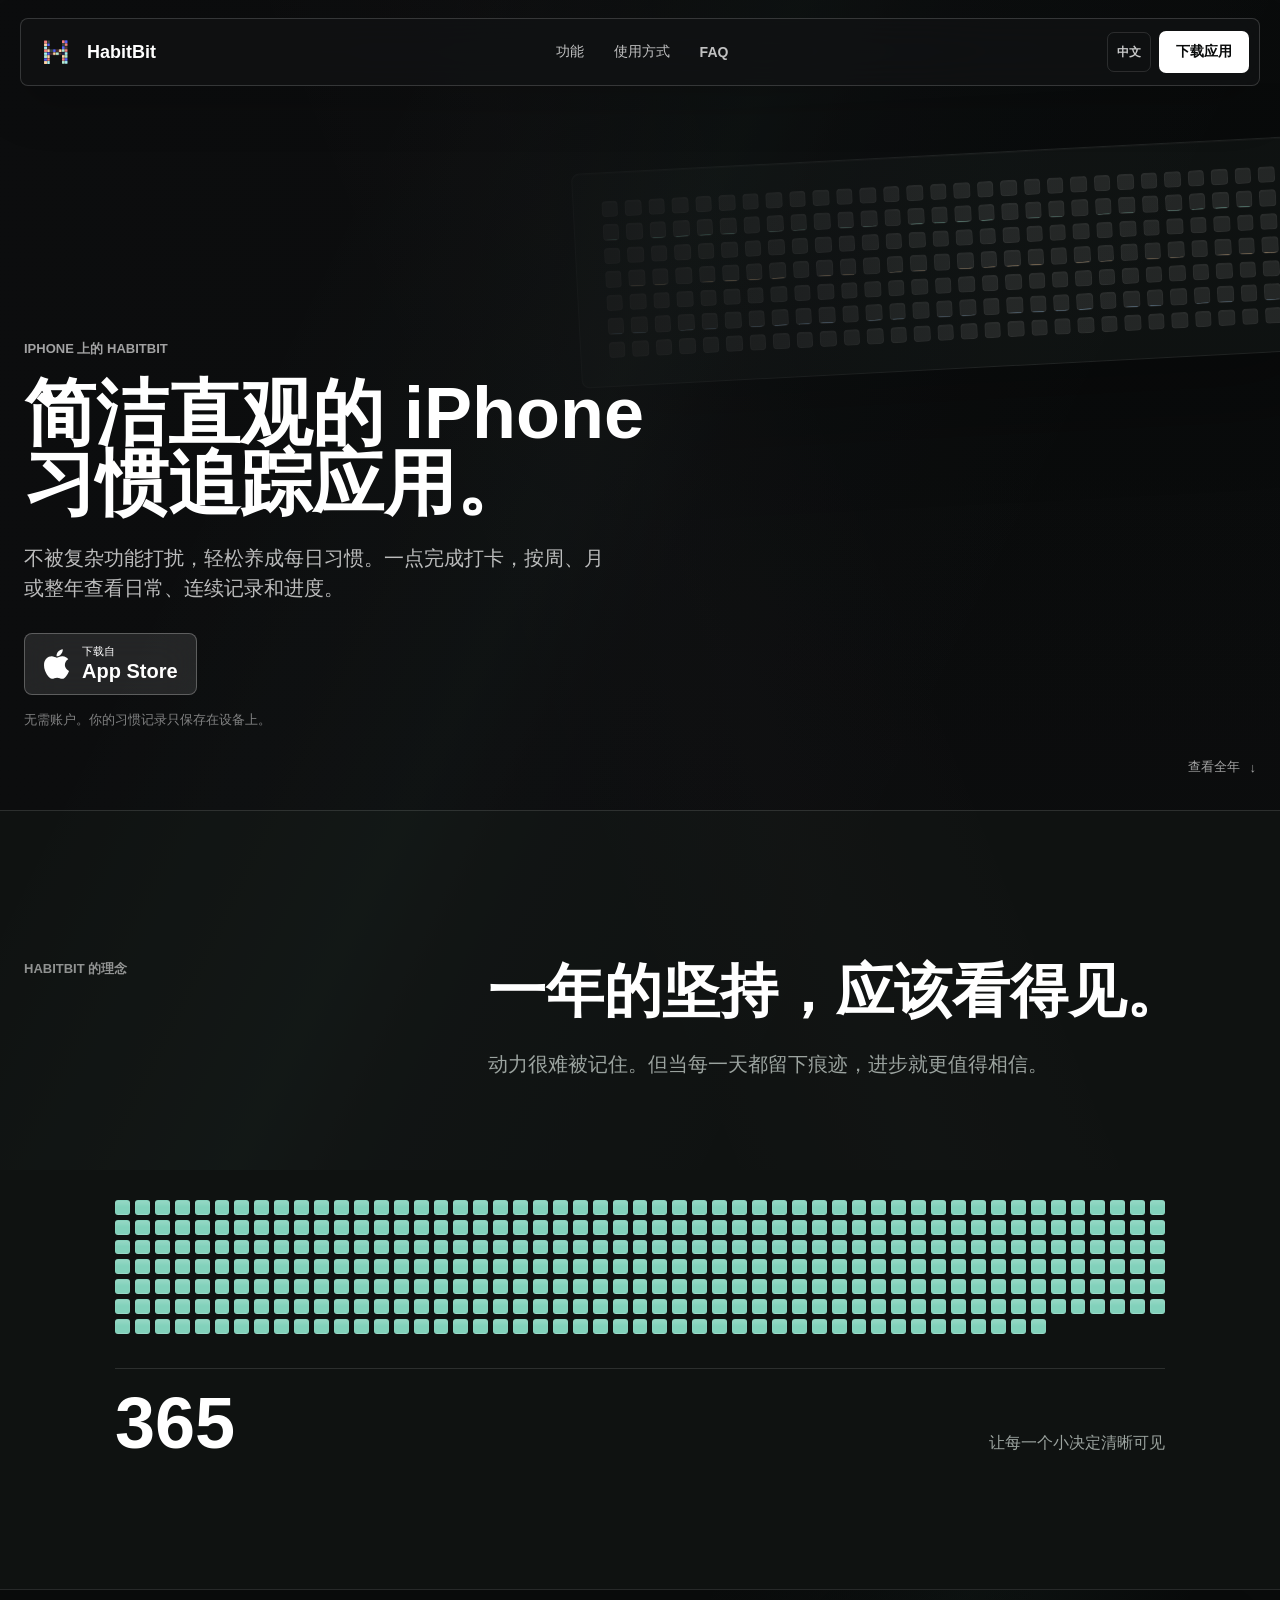
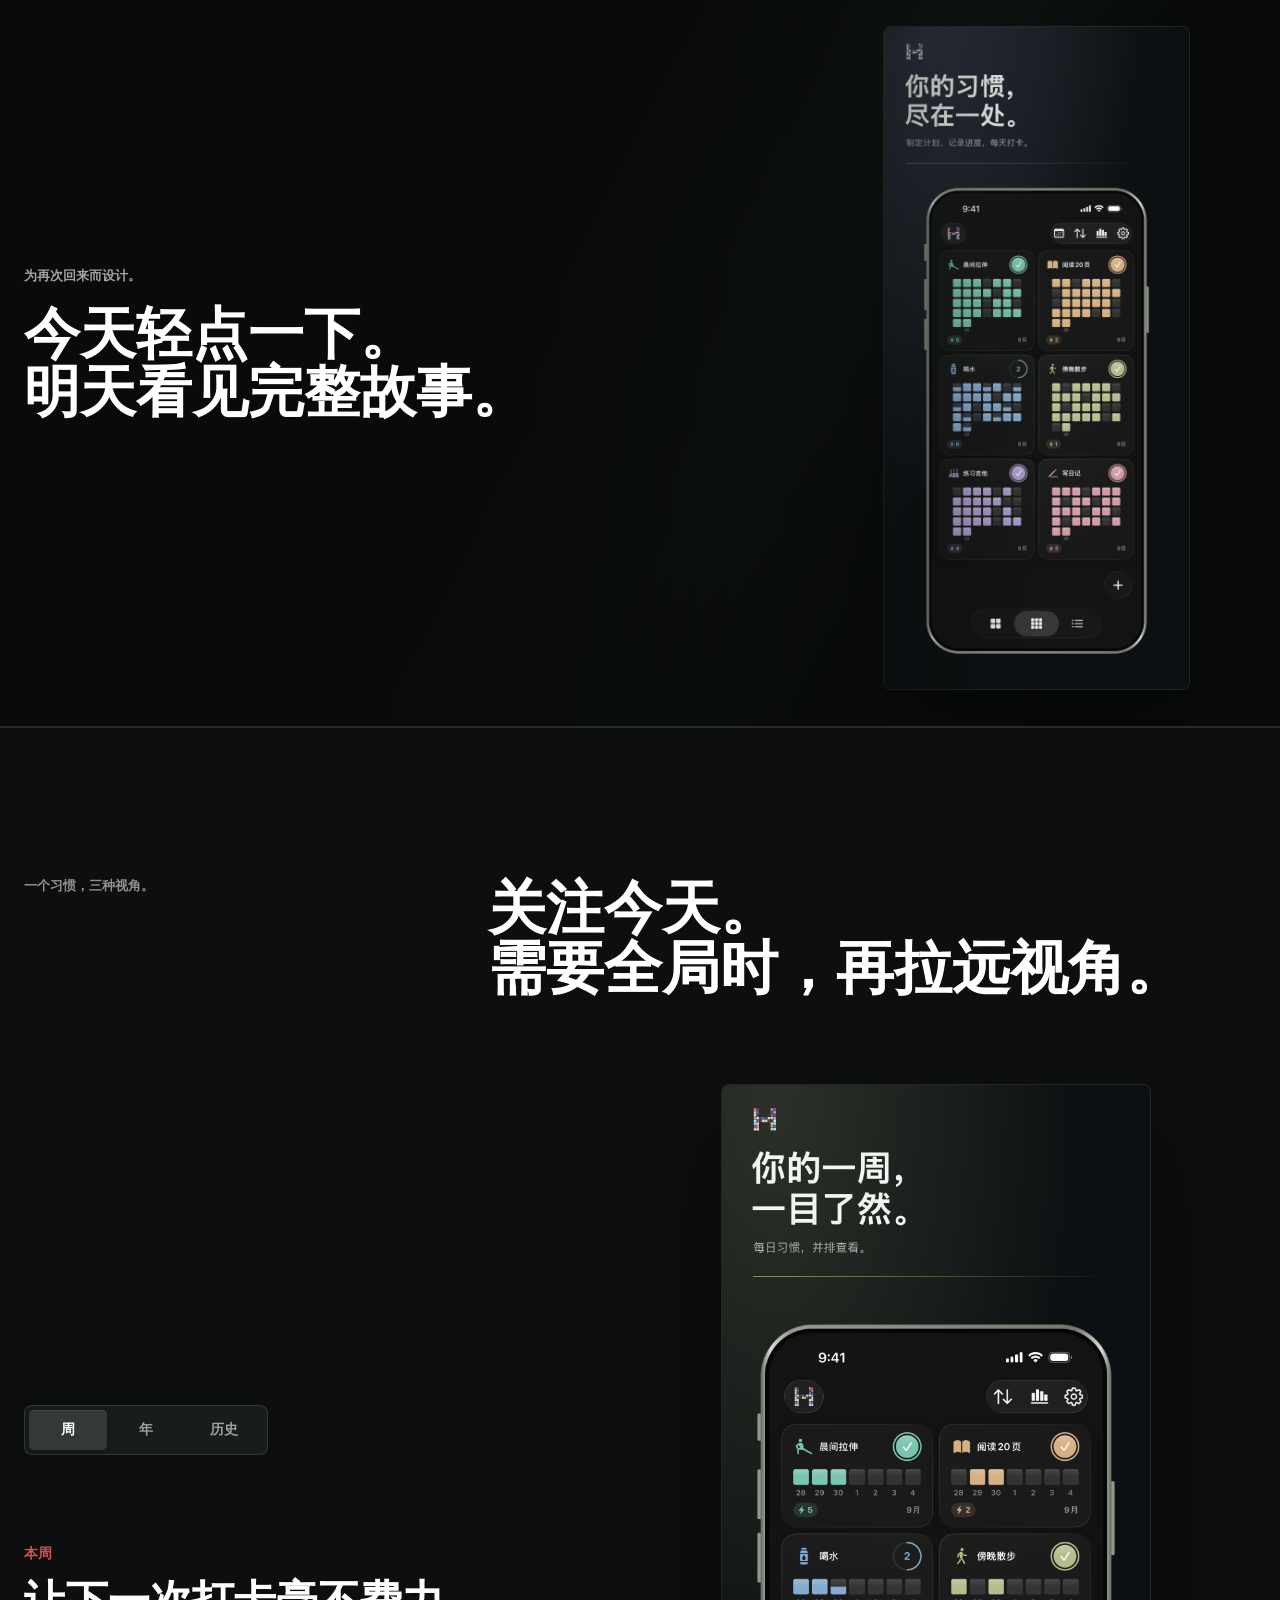
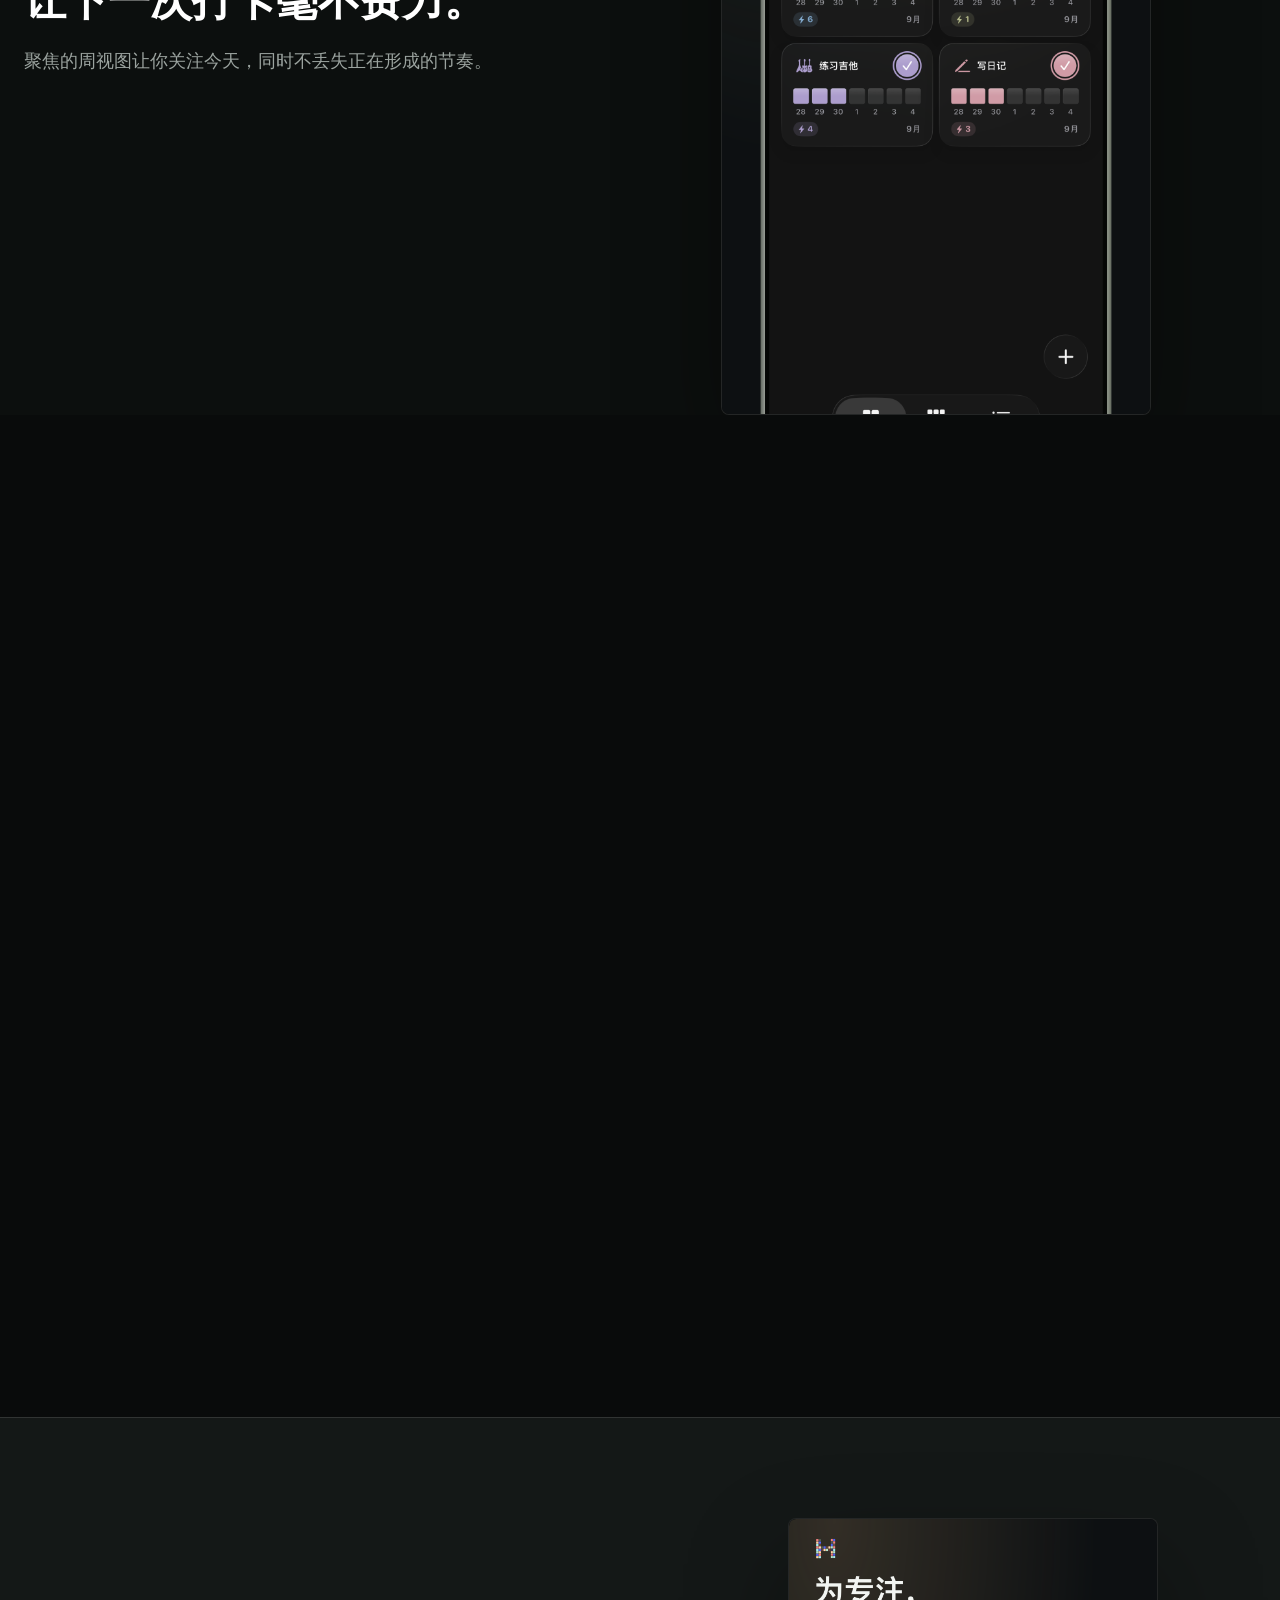
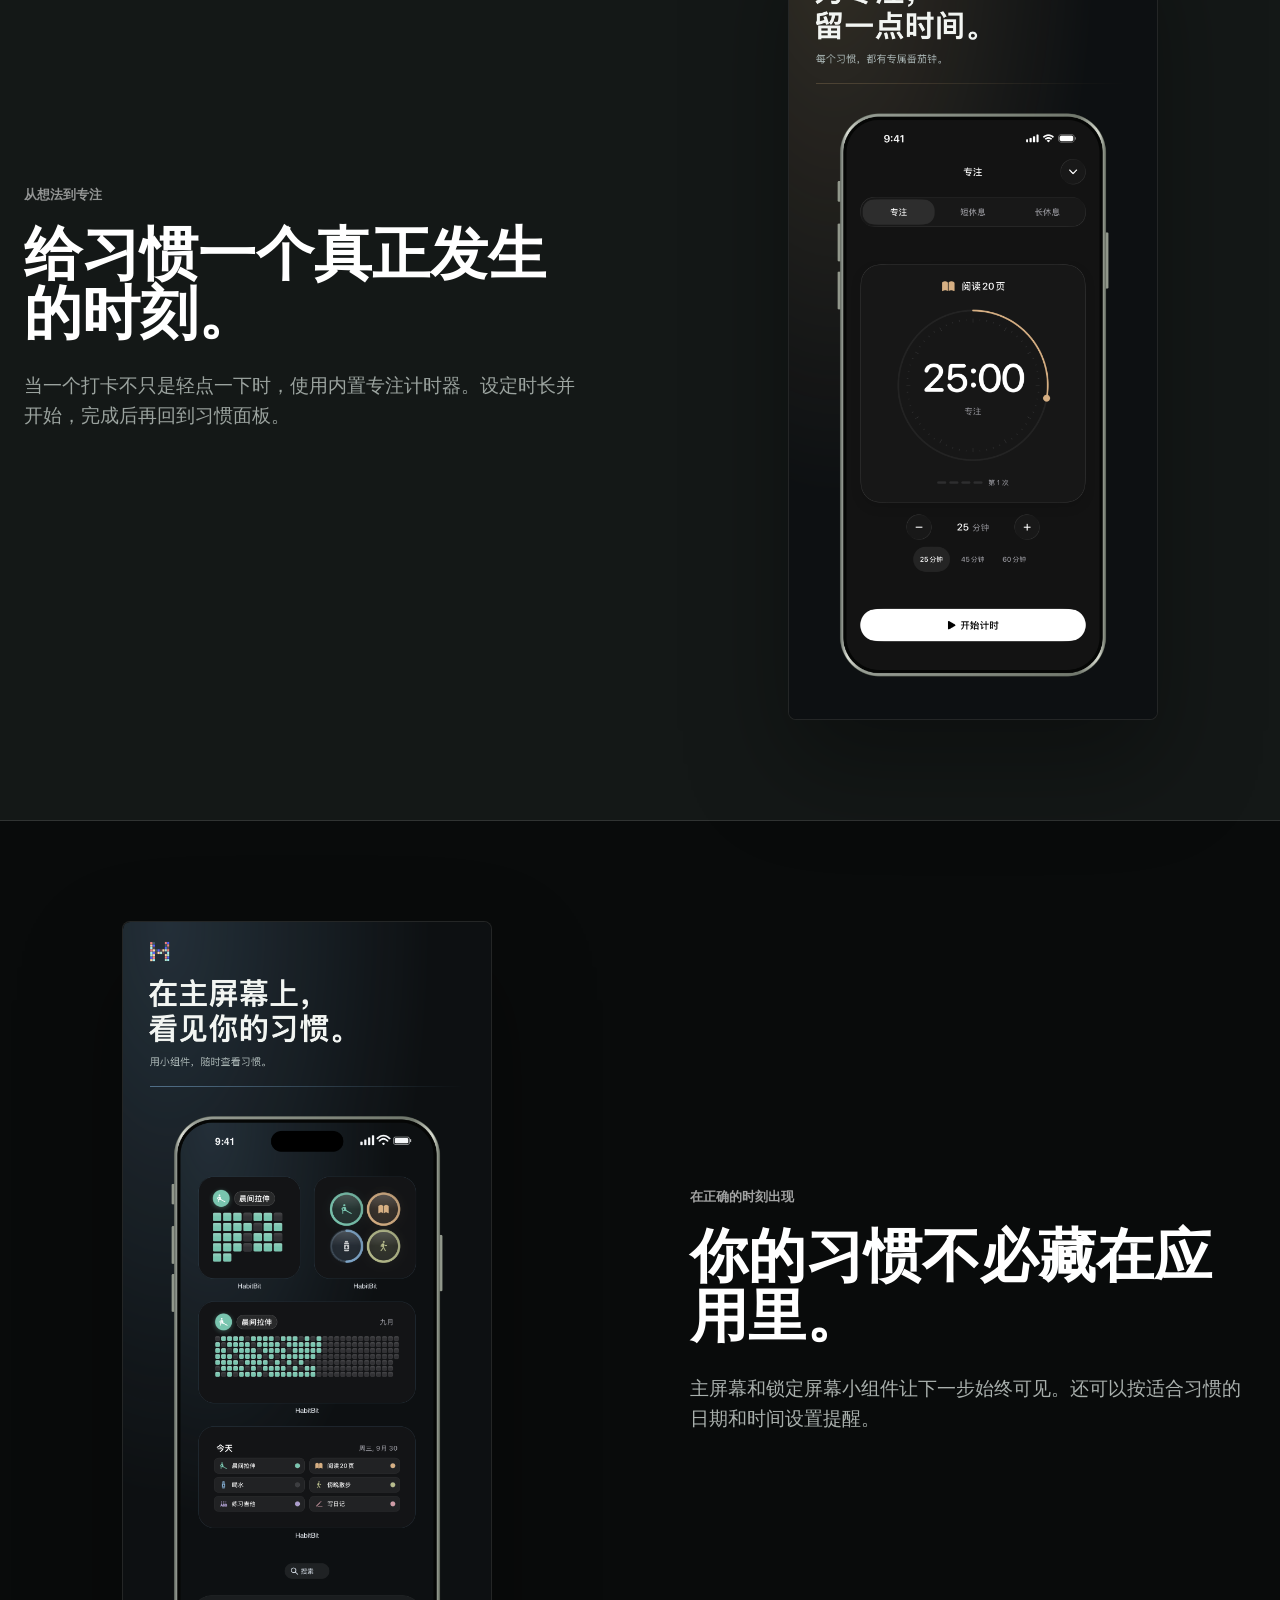
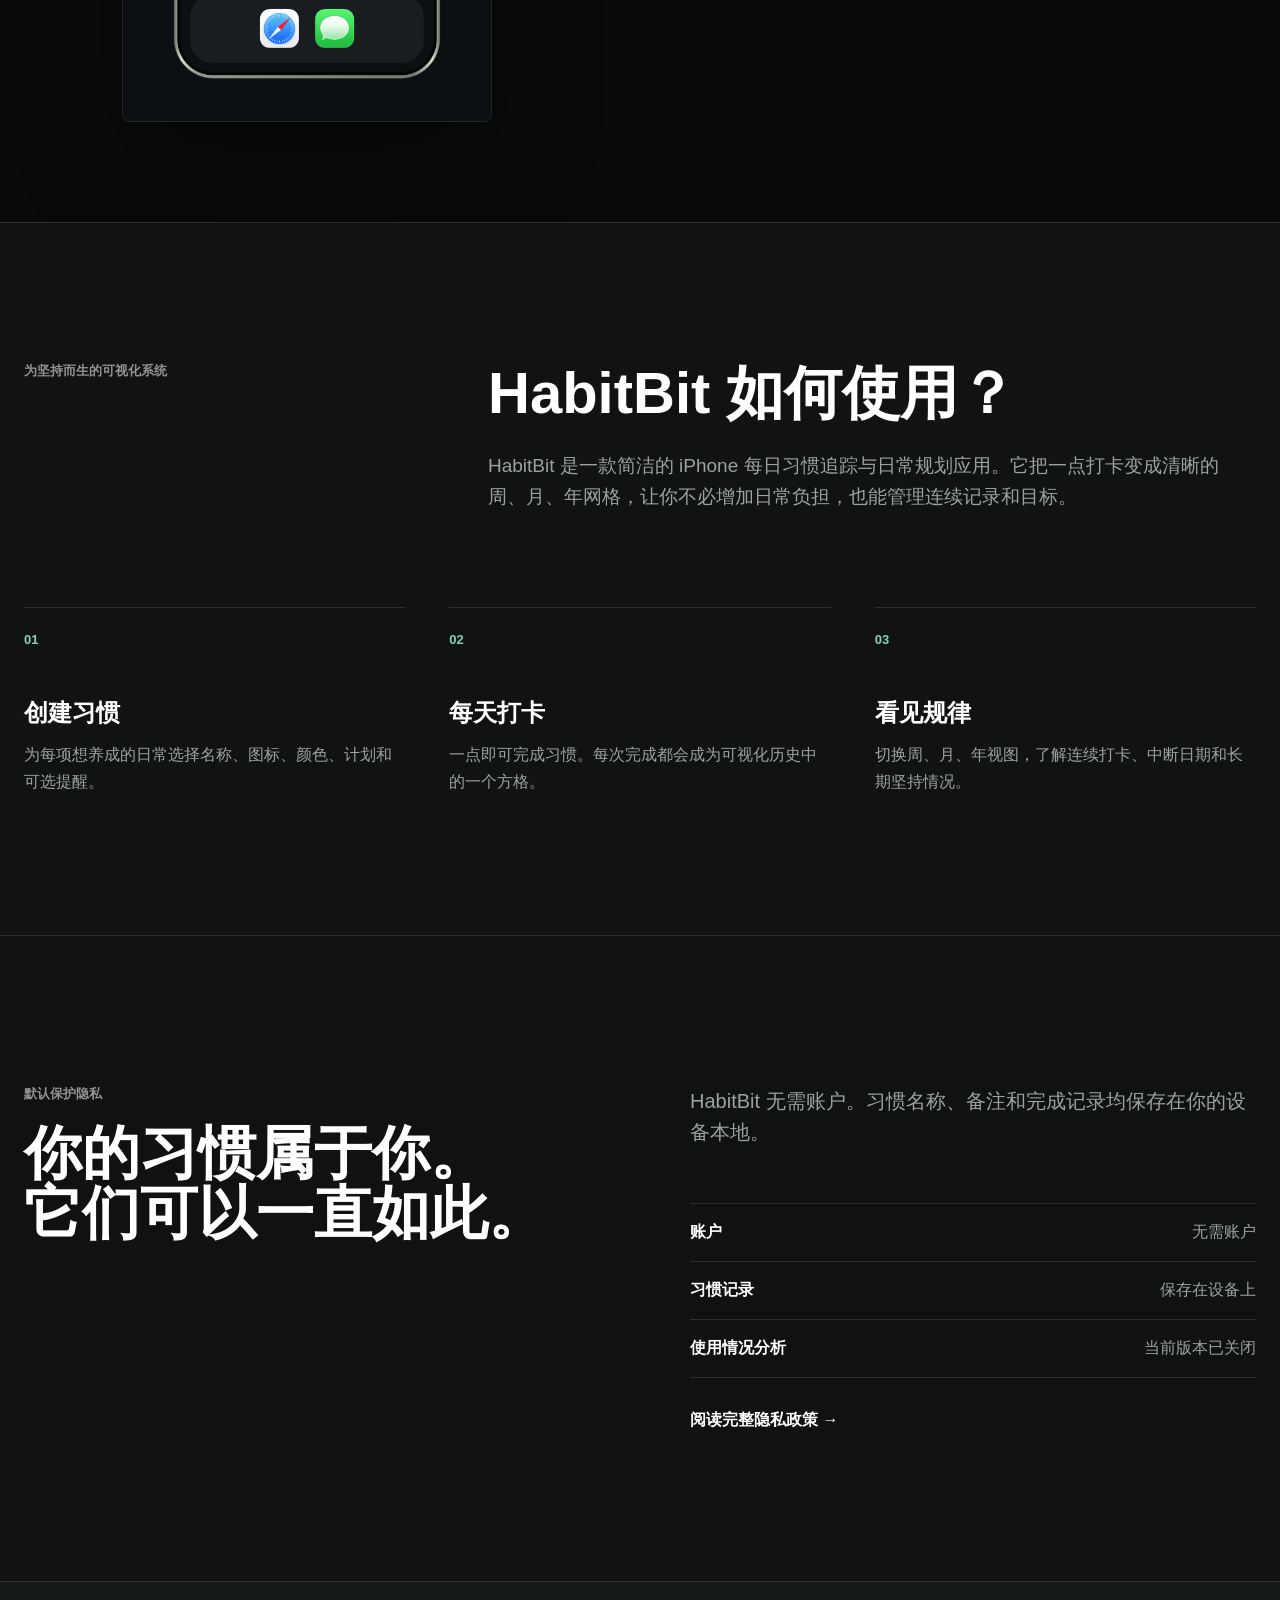
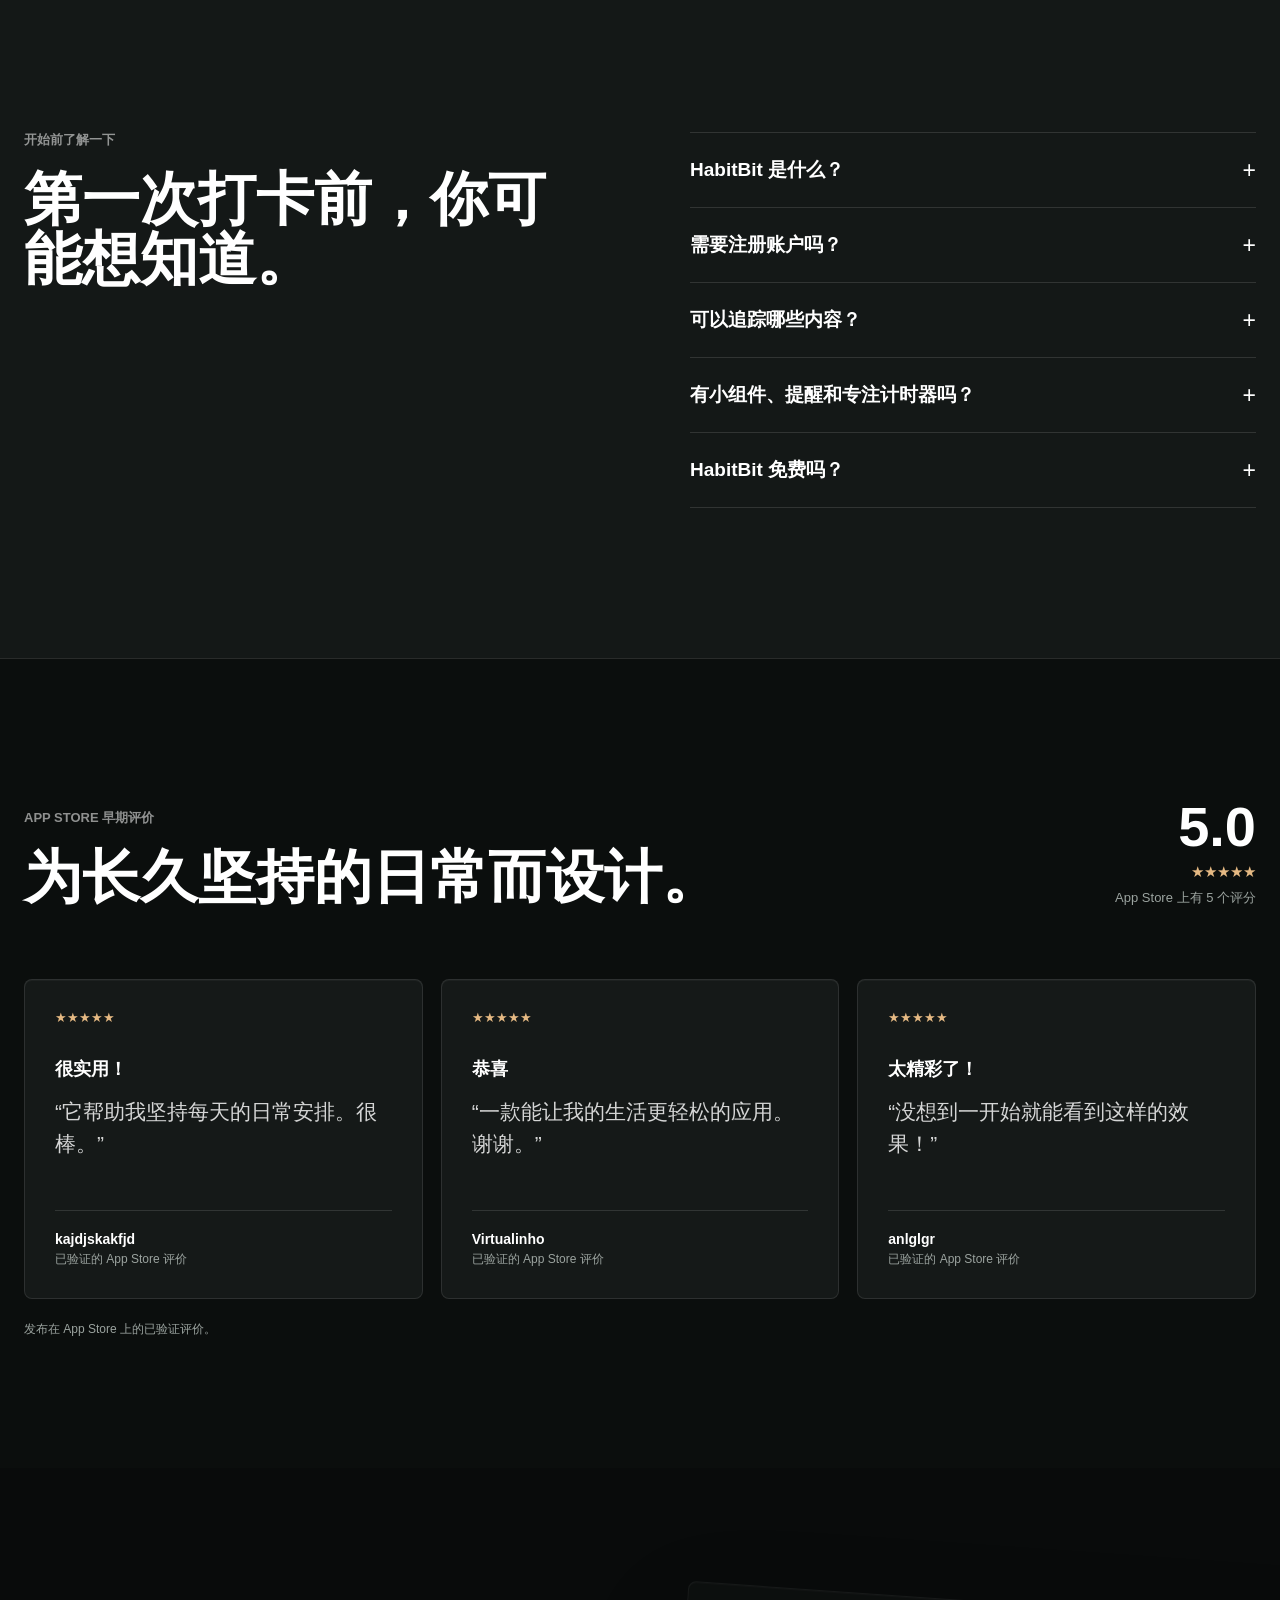
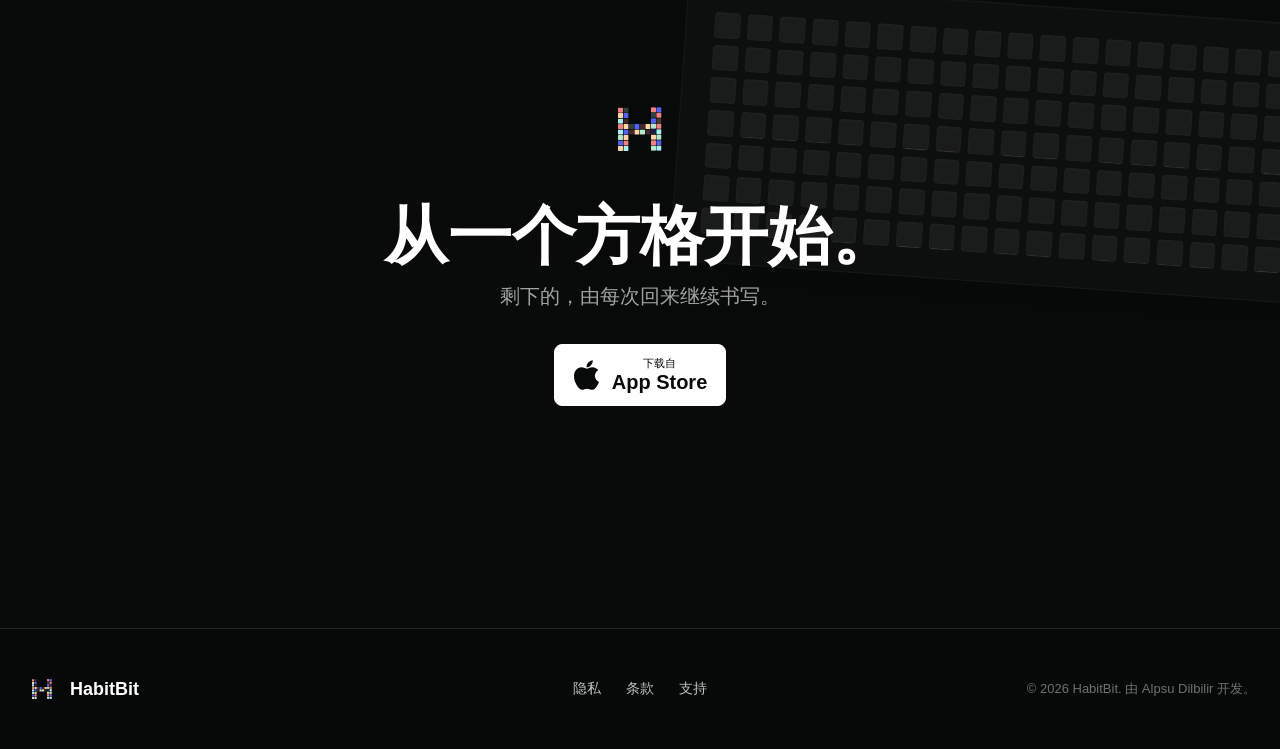
<file: zh-hans/index.html>
<!doctype html>
<html lang="zh-Hans" data-screen-base="../assets/screens/zh-hans/">
<head>
    <meta charset="utf-8">
    <meta name="viewport" content="width=device-width, initial-scale=1">
    <script>document.documentElement.classList.add('js');</script>
    <title>HabitBit - 简洁直观的 iPhone 习惯追踪</title>
    <meta name="description" content="HabitBit 是一款简洁直观的 iPhone 习惯追踪与日常规划应用。通过网格、提醒、小组件、连续打卡和专注计时养成每日习惯。">
    <meta name="robots" content="index, follow, max-image-preview:large">
    <meta name="theme-color" content="#0c0d0e">
    <meta name="apple-mobile-web-app-capable" content="yes">
    <meta name="apple-itunes-app" content="app-id=6755720599">
    <link rel="canonical" href="https://www.habitbit.app/zh-hans/">
    <link rel="alternate" hreflang="en" href="https://www.habitbit.app/">
    <link rel="alternate" hreflang="tr" href="https://www.habitbit.app/tr/">
    <link rel="alternate" hreflang="de" href="https://www.habitbit.app/de/">
    <link rel="alternate" hreflang="fr" href="https://www.habitbit.app/fr/">
    <link rel="alternate" hreflang="es" href="https://www.habitbit.app/es/">
    <link rel="alternate" hreflang="it" href="https://www.habitbit.app/it/">
    <link rel="alternate" hreflang="pt-BR" href="https://www.habitbit.app/pt-br/">
    <link rel="alternate" hreflang="ja" href="https://www.habitbit.app/ja/">
    <link rel="alternate" hreflang="ko" href="https://www.habitbit.app/ko/">
    <link rel="alternate" hreflang="zh-Hans" href="https://www.habitbit.app/zh-hans/">
    <link rel="alternate" hreflang="x-default" href="https://www.habitbit.app/">
    <link rel="icon" type="image/png" href="../habitbit.png">
    <link rel="apple-touch-icon" href="../habitbit.png">
    <link rel="preload" href="../assets/screens/zh-hans/02-habit-overview.png" as="image">
    <link rel="stylesheet" href="../styles.css?v=10">
    <meta property="og:type" content="website">
    <meta property="og:site_name" content="HabitBit">
    <meta property="og:locale" content="zh_CN">
    <meta property="og:title" content="HabitBit - 简洁直观的 iPhone 习惯追踪">
    <meta property="og:description" content="用周、月、年进度网格记录日常的简洁习惯追踪与日常规划应用。">
    <meta property="og:url" content="https://www.habitbit.app/zh-hans/">
    <meta property="og:image" content="https://www.habitbit.app/assets/screens/zh-hans/02-habit-overview.png">
    <meta property="og:image:alt" content="HabitBit 在 iPhone 上展示可视化习惯追踪">
    <meta name="twitter:card" content="summary_large_image">
        <script type="application/ld+json">
    {
      "@context": "https://schema.org",
      "@type": "SoftwareApplication",
      "name": "HabitBit",
      "url": "https://www.habitbit.app/zh-hans/",
      "downloadUrl": "https://apps.apple.com/app/id6755720599",
      "image": "https://www.habitbit.app/habitbit.png",
      "operatingSystem": "iOS",
      "applicationCategory": "ProductivityApplication",
      "description": "HabitBit 是一款 iPhone 可视化习惯追踪应用，提供每日打卡、周月年进度网格、提醒、小组件、连续打卡统计和专注计时器。",
      "featureList": [
        "聚焦的周视图让你关注今天，同时不丢失正在形成的节奏。",
        "当前与最佳连续记录",
        "主屏幕和锁定屏幕小组件让下一步始终可见。还可以按适合习惯的日期和时间设置提醒。",
        "完成趋势与分布",
        "给习惯一个真正发生的时刻。",
        "HabitBit 无需账户。习惯名称、备注和完成记录均保存在你的设备本地。"
      ],
      "screenshot": "https://www.habitbit.app/assets/screens/zh-hans/02-habit-overview.png",
      "softwareRequirements": "iOS / iPhone",
      "inLanguage": "zh-Hans",
      "isAccessibleForFree": true,
      "aggregateRating": {
        "@type": "AggregateRating",
        "ratingValue": "5.0",
        "bestRating": "5",
        "ratingCount": "5"
      },
      "offers": {
        "@type": "Offer",
        "price": "0",
        "priceCurrency": "USD",
        "description": "HabitBit 可免费下载和使用。可选的 Pro 购买可解锁无限习惯、高级统计、Pro 小组件、文件导入导出及更多主题颜色。可用方案和当地价格会在应用内显示。"
      },
      "author": {
        "@type": "Person",
        "name": "Alpsu Dilbilir"
      }
    }
    </script>
        <script type="application/ld+json">
    {
      "@context": "https://schema.org",
      "@type": "FAQPage",
      "mainEntity": [
        {
          "@type": "Question",
          "name": "HabitBit 是什么？",
          "acceptedAnswer": {
            "@type": "Answer",
            "text": "HabitBit 是一款简洁直观的 iPhone 习惯追踪与日常规划应用。每日打卡会形成周、月、年网格，让日常、连续记录和长期进度一目了然。"
          }
        },
        {
          "@type": "Question",
          "name": "需要注册账户吗？",
          "acceptedAnswer": {
            "@type": "Answer",
            "text": "不需要。无需创建账户即可开始记录。习惯数据保存在你的设备本地。"
          }
        },
        {
          "@type": "Question",
          "name": "可以追踪哪些内容？",
          "acceptedAnswer": {
            "@type": "Answer",
            "text": "无论是运动、阅读、喝水、学习、正念，还是任何重复行动，都可以作为每日习惯、连续打卡、目标和日常计划来管理。每个习惯都能设置独立的图标、颜色、计划和提醒。"
          }
        },
        {
          "@type": "Question",
          "name": "有小组件、提醒和专注计时器吗？",
          "acceptedAnswer": {
            "@type": "Answer",
            "text": "有。HabitBit 提供主屏幕和锁定屏幕小组件、定时提醒，以及番茄钟式专注计时器。"
          }
        },
        {
          "@type": "Question",
          "name": "HabitBit 免费吗？",
          "acceptedAnswer": {
            "@type": "Answer",
            "text": "HabitBit 可免费下载和使用。可选的 Pro 购买可解锁无限习惯、高级统计、Pro 小组件、文件导入导出及更多主题颜色。可用方案和当地价格会在应用内显示。"
          }
        }
      ]
    }
    </script>
</head>
<body>
    <a class="skip-link" href="#main">跳到主要内容</a>
    <div class="page-light" aria-hidden="true"></div>
    <nav class="site-nav" aria-label="功能">
        <a class="brand" href="#top" aria-label="HabitBit home">
            <img src="../habitbit.png" alt="" width="42" height="42">
            <span>HabitBit</span>
        </a>
        <div class="nav-links">
            <a href="#experience">功能</a>
            <a href="#how-it-works">使用方式</a>
            <a href="#questions">FAQ</a>
        </div>
        <div class="nav-actions">
            <details class="language-menu">
                <summary aria-label="选择语言">中文</summary>
                <div class="language-options">
                    <a lang="en" href="https://www.habitbit.app/">English</a><a lang="tr" href="https://www.habitbit.app/tr/">Türkçe</a><a lang="de" href="https://www.habitbit.app/de/">Deutsch</a><a lang="fr" href="https://www.habitbit.app/fr/">Français</a><a lang="es" href="https://www.habitbit.app/es/">Español</a><a lang="it" href="https://www.habitbit.app/it/">Italiano</a><a lang="pt-BR" href="https://www.habitbit.app/pt-br/">Português</a><a lang="ja" href="https://www.habitbit.app/ja/">日本語</a><a lang="ko" href="https://www.habitbit.app/ko/">한국어</a><a lang="zh-Hans" href="https://www.habitbit.app/zh-hans/">简体中文</a>
                </div>
            </details>
            <a class="nav-download" href="https://apps.apple.com/app/id6755720599" target="_blank" rel="noopener noreferrer">下载应用</a>
        </div>
    </nav>

    <main id="main">
        <section class="hero" id="top" aria-labelledby="hero-title">
            <div class="hero-grid" id="hero-grid" aria-hidden="true"></div>
            <div class="hero-shade" aria-hidden="true"></div>
            <div class="hero-copy reveal">
                <p class="eyebrow">iPhone 上的 HabitBit</p>
                <h1 id="hero-title">简洁直观的 iPhone 习惯追踪应用。</h1>
                <p class="hero-lede">不被复杂功能打扰，轻松养成每日习惯。一点完成打卡，按周、月或整年查看日常、连续记录和进度。</p>
                <a class="app-store-button" href="https://apps.apple.com/app/id6755720599" target="_blank" rel="noopener noreferrer" aria-label="下载应用: HabitBit">
                    <svg viewBox="0 0 384 512" aria-hidden="true"><path d="M318.7 268.7c-.2-36.7 16.4-64.4 50-84.8-18.8-26.9-47.2-41.7-84.7-44.6-35.5-2.8-74.3 20.7-88.5 20.7-15 0-49.4-19.7-76.4-19.7C63.3 141.2 4 184.8 4 273.5c0 26.2 4.8 53.3 14.4 81.2 12.8 36.7 59 126.7 107.2 125.2 25.2-.6 43-17.9 75.8-17.9 31.8 0 48.3 17.9 76.4 17.9 48.6-.7 90.4-82.5 102.6-119.3-65.2-30.7-61.7-90-61.7-91.9zM262.1 104.5c27.3-32.4 24.8-61.9 24-72.5-24.1 1.4-52 16.4-67.9 34.9-17.5 19.8-27.8 44.3-25.6 71.9 26.1 2 52.3-11.4 69.5-34.3z"/></svg>
                    <span><small>下载自</small><strong>App Store</strong></span>
                </a>
                <p class="hero-note">无需账户。你的习惯记录只保存在设备上。</p>
            </div>
            <a class="scroll-cue" href="#proof" aria-label="查看全年"><span>查看全年</span><span aria-hidden="true">↓</span></a>
        </section>

        <section class="proof" id="proof" aria-labelledby="proof-title">
            <div class="section-shell proof-copy reveal">
                <p class="eyebrow dark">HabitBit 的理念</p>
                <h2 id="proof-title">一年的坚持，应该看得见。</h2>
                <p>动力很难被记住。但当每一天都留下痕迹，进步就更值得相信。</p>
            </div>
            <div class="year-stage" aria-label="一年的坚持，应该看得见。">
                <div class="year-grid" id="year-grid" aria-hidden="true"></div>
                <div class="year-caption"><strong>365</strong><span>让每一个小决定清晰可见</span></div>
            </div>
        </section>

        <section class="film" aria-labelledby="film-title">
            <img class="film-media" src="../assets/screens/zh-hans/02-habit-overview.png" alt="HabitBit 在 iPhone 上展示可视化习惯追踪" width="1320" height="2868" loading="lazy">
            <div class="film-overlay" aria-hidden="true"></div>
            <div class="film-copy section-shell reveal">
                <p class="eyebrow">为再次回来而设计。</p>
                <h2 id="film-title">今天轻点一下。<br>明天看见完整故事。</h2>
            </div>
        </section>

        <section class="experience" id="experience" aria-labelledby="experience-title">
            <div class="section-shell experience-heading reveal">
                <p class="eyebrow dark">一个习惯，三种视角。</p>
                <h2 id="experience-title">关注今天。<br>需要全局时，再拉远视角。</h2>
            </div>
            <div class="mode-explorer section-shell">
                <div class="mode-copy reveal">
                    <div class="mode-control" role="tablist" aria-label="一个习惯，三种视角。">
                        <button type="button" role="tab" aria-selected="true" data-mode="week">周</button>
                        <button type="button" role="tab" aria-selected="false" data-mode="year">年</button>
                        <button type="button" role="tab" aria-selected="false" data-mode="detail">历史</button>
                    </div>
                    <p class="mode-kicker" id="mode-kicker">本周</p>
                    <h3 id="mode-title">让下一次打卡毫不费力。</h3>
                    <p id="mode-description">聚焦的周视图让你关注今天，同时不丢失正在形成的节奏。</p>
                </div>
                <div class="device-stage reveal">
                    <div class="device" aria-live="polite">
                        <img id="mode-image" src="../assets/screens/zh-hans/07-weekly-view.png" alt="iPhone 上的 HabitBit 周习惯网格" width="1320" height="2868">
                    </div>
                </div>
            </div>
        </section>

        <section class="product-stories" aria-label="功能">
            <article class="story story-dark">
                <div class="story-media reveal"><div class="device device-small"><img src="../assets/screens/zh-hans/05-statistics.png" alt="了解是什么让你持续回来。" loading="lazy" width="1320" height="2868"></div></div>
                <div class="story-copy reveal">
                    <p class="eyebrow">看见规律，而不是压力</p>
                    <h2>了解是什么让你持续回来。</h2>
                    <p>无需把日常变成表格，也能查看连续打卡、完成率和长期规律。</p>
                    <ul><li>当前与最佳连续记录</li><li>完成趋势与分布</li><li>周、月、年完整视角</li></ul>
                </div>
            </article>
            <article class="story story-light story-reverse">
                <div class="story-media reveal"><div class="device device-small"><img src="../assets/screens/zh-hans/04-pomodoro-focus.png" alt="给习惯一个真正发生的时刻。" loading="lazy" width="1320" height="2868"></div></div>
                <div class="story-copy reveal">
                    <p class="eyebrow dark">从想法到专注</p>
                    <h2>给习惯一个真正发生的时刻。</h2>
                    <p>当一个打卡不只是轻点一下时，使用内置专注计时器。设定时长并开始，完成后再回到习惯面板。</p>
                </div>
            </article>
            <article class="story story-dark">
                <div class="story-media reveal"><div class="device device-small"><img src="../assets/screens/zh-hans/03-home-screen-widgets.png" alt="你的习惯不必藏在应用里。" loading="lazy" width="1320" height="2868"></div></div>
                <div class="story-copy reveal">
                    <p class="eyebrow">在正确的时刻出现</p>
                    <h2>你的习惯不必藏在应用里。</h2>
                    <p>主屏幕和锁定屏幕小组件让下一步始终可见。还可以按适合习惯的日期和时间设置提醒。</p>
                </div>
            </article>
        </section>

        <section class="how-it-works" id="how-it-works" aria-labelledby="how-title">
            <div class="section-shell how-heading reveal">
                <p class="eyebrow dark">为坚持而生的可视化系统</p>
                <h2 id="how-title">HabitBit 如何使用？</h2>
                <p>HabitBit 是一款简洁的 iPhone 每日习惯追踪与日常规划应用。它把一点打卡变成清晰的周、月、年网格，让你不必增加日常负担，也能管理连续记录和目标。</p>
            </div>
            <div class="section-shell how-steps">
                <article class="reveal"><span>01</span><h3>创建习惯</h3><p>为每项想养成的日常选择名称、图标、颜色、计划和可选提醒。</p></article>
                <article class="reveal"><span>02</span><h3>每天打卡</h3><p>一点即可完成习惯。每次完成都会成为可视化历史中的一个方格。</p></article>
                <article class="reveal"><span>03</span><h3>看见规律</h3><p>切换周、月、年视图，了解连续打卡、中断日期和长期坚持情况。</p></article>
            </div>
        </section>

        <section class="privacy" id="privacy" aria-labelledby="privacy-title">
            <div class="section-shell privacy-layout">
                <div class="privacy-copy reveal"><p class="eyebrow dark">默认保护隐私</p><h2 id="privacy-title">你的习惯属于你。<br>它们可以一直如此。</h2></div>
                <div class="privacy-details reveal">
                    <p>HabitBit 无需账户。习惯名称、备注和完成记录均保存在你的设备本地。</p>
                    <dl><div><dt>账户</dt><dd>无需账户</dd></div><div><dt>习惯记录</dt><dd>保存在设备上</dd></div><div><dt>使用情况分析</dt><dd>当前版本已关闭</dd></div></dl>
                    <a class="text-link" href="../privacy.html">阅读完整隐私政策 <span aria-hidden="true">→</span></a>
                </div>
            </div>
        </section>

        <section class="questions" id="questions" aria-labelledby="questions-title">
            <div class="section-shell questions-layout">
                <div class="questions-heading reveal"><p class="eyebrow dark">开始前了解一下</p><h2 id="questions-title">第一次打卡前，你可能想知道。</h2></div>
                <div class="faq reveal">
                    <details><summary>HabitBit 是什么？</summary><p>HabitBit 是一款简洁直观的 iPhone 习惯追踪与日常规划应用。每日打卡会形成周、月、年网格，让日常、连续记录和长期进度一目了然。</p></details>
                    <details><summary>需要注册账户吗？</summary><p>不需要。无需创建账户即可开始记录。习惯数据保存在你的设备本地。</p></details>
                    <details><summary>可以追踪哪些内容？</summary><p>无论是运动、阅读、喝水、学习、正念，还是任何重复行动，都可以作为每日习惯、连续打卡、目标和日常计划来管理。每个习惯都能设置独立的图标、颜色、计划和提醒。</p></details>
                    <details><summary>有小组件、提醒和专注计时器吗？</summary><p>有。HabitBit 提供主屏幕和锁定屏幕小组件、定时提醒，以及番茄钟式专注计时器。</p></details>
                    <details><summary>HabitBit 免费吗？</summary><p>HabitBit 可免费下载和使用。可选的 Pro 购买可解锁无限习惯、高级统计、Pro 小组件、文件导入导出及更多主题颜色。可用方案和当地价格会在应用内显示。</p></details>
                </div>
            </div>
        </section>

        <section class="reviews" id="reviews" aria-labelledby="reviews-title">
            <div class="section-shell reviews-heading reveal">
                <div>
                    <p class="eyebrow dark">App Store 早期评价</p>
                    <h2 id="reviews-title">为长久坚持的日常而设计。</h2>
                </div>
                <a class="rating-summary" href="https://apps.apple.com/app/id6755720599" target="_blank" rel="noopener noreferrer" aria-label="为长久坚持的日常而设计。">
                    <strong>5.0</strong>
                    <span class="rating-stars" aria-label="5 / 5">★★★★★</span>
                    <small>App Store 上有 5 个评分</small>
                </a>
            </div>
            <div class="section-shell review-grid">
                <article class="review-card reveal">
                    <div class="review-stars" aria-label="5 / 5">★★★★★</div>
                    <h3>很实用！</h3>
                    <blockquote>“它帮助我坚持每天的日常安排。很棒。”</blockquote>
                    <div class="review-meta"><strong>kajdjskakfjd</strong><span>已验证的 App Store 评价</span></div>
                </article>
                <article class="review-card reveal">
                    <div class="review-stars" aria-label="5 / 5">★★★★★</div>
                    <h3>恭喜</h3>
                    <blockquote>“一款能让我的生活更轻松的应用。谢谢。”</blockquote>
                    <div class="review-meta"><strong>Virtualinho</strong><span>已验证的 App Store 评价</span></div>
                </article>
                <article class="review-card reveal">
                    <div class="review-stars" aria-label="5 / 5">★★★★★</div>
                    <h3>太精彩了！</h3>
                    <blockquote>“没想到一开始就能看到这样的效果！”</blockquote>
                    <div class="review-meta"><strong>anlglgr</strong><span>已验证的 App Store 评价</span></div>
                </article>
            </div>
            <p class="section-shell reviews-note">发布在 App Store 上的已验证评价。</p>
        </section>

        <section class="final-cta" aria-labelledby="final-title">
            <div class="final-grid" id="final-grid" aria-hidden="true"></div>
            <div class="final-copy reveal">
                <img src="../habitbit.png" alt="" width="78" height="78">
                <h2 id="final-title">从一个方格开始。</h2>
                <p>剩下的，由每次回来继续书写。</p>
                <a class="app-store-button light" href="https://apps.apple.com/app/id6755720599" target="_blank" rel="noopener noreferrer" aria-label="下载应用: HabitBit">
                    <svg viewBox="0 0 384 512" aria-hidden="true"><path d="M318.7 268.7c-.2-36.7 16.4-64.4 50-84.8-18.8-26.9-47.2-41.7-84.7-44.6-35.5-2.8-74.3 20.7-88.5 20.7-15 0-49.4-19.7-76.4-19.7C63.3 141.2 4 184.8 4 273.5c0 26.2 4.8 53.3 14.4 81.2 12.8 36.7 59 126.7 107.2 125.2 25.2-.6 43-17.9 75.8-17.9 31.8 0 48.3 17.9 76.4 17.9 48.6-.7 90.4-82.5 102.6-119.3-65.2-30.7-61.7-90-61.7-91.9zM262.1 104.5c27.3-32.4 24.8-61.9 24-72.5-24.1 1.4-52 16.4-67.9 34.9-17.5 19.8-27.8 44.3-25.6 71.9 26.1 2 52.3-11.4 69.5-34.3z"/></svg>
                    <span><small>下载自</small><strong>App Store</strong></span>
                </a>
            </div>
        </section>
    </main>

    <footer>
        <div class="footer-inner">
            <a class="brand footer-brand" href="#top"><img src="../habitbit.png" alt="" width="36" height="36"><span>HabitBit</span></a>
            <div class="footer-links"><a href="../privacy.html">隐私</a><a href="../tos.html">条款</a><a href="mailto:alpsudilbilir@gmail.com">支持</a></div>
            <p>© <span id="current-year">2026</span> HabitBit. 由 Alpsu Dilbilir 开发。</p>
        </div>
    </footer>
    <script type="application/json" id="mode-translations">{"week":{"alt":"iPhone 上的 HabitBit 周习惯网格","kicker":"本周","title":"让下一次打卡毫不费力。","description":"聚焦的周视图让你关注今天，同时不丢失正在形成的节奏。"},"year":{"alt":"iPhone 上的 HabitBit 年度习惯网格","kicker":"今年","title":"一眼看见你的坚持。","description":"年度视图把数百个小决定变成一份清晰展示进度的可视化记录。"},"detail":{"alt":"iPhone 上的 HabitBit 习惯历史","kicker":"习惯历史","title":"看见每个方格背后的故事。","description":"回顾完成记录和备注，了解一个习惯如何随时间逐渐成长。"}}</script>
    <script src="../app.js?v=5" defer></script>
</body>
</html>
</file>
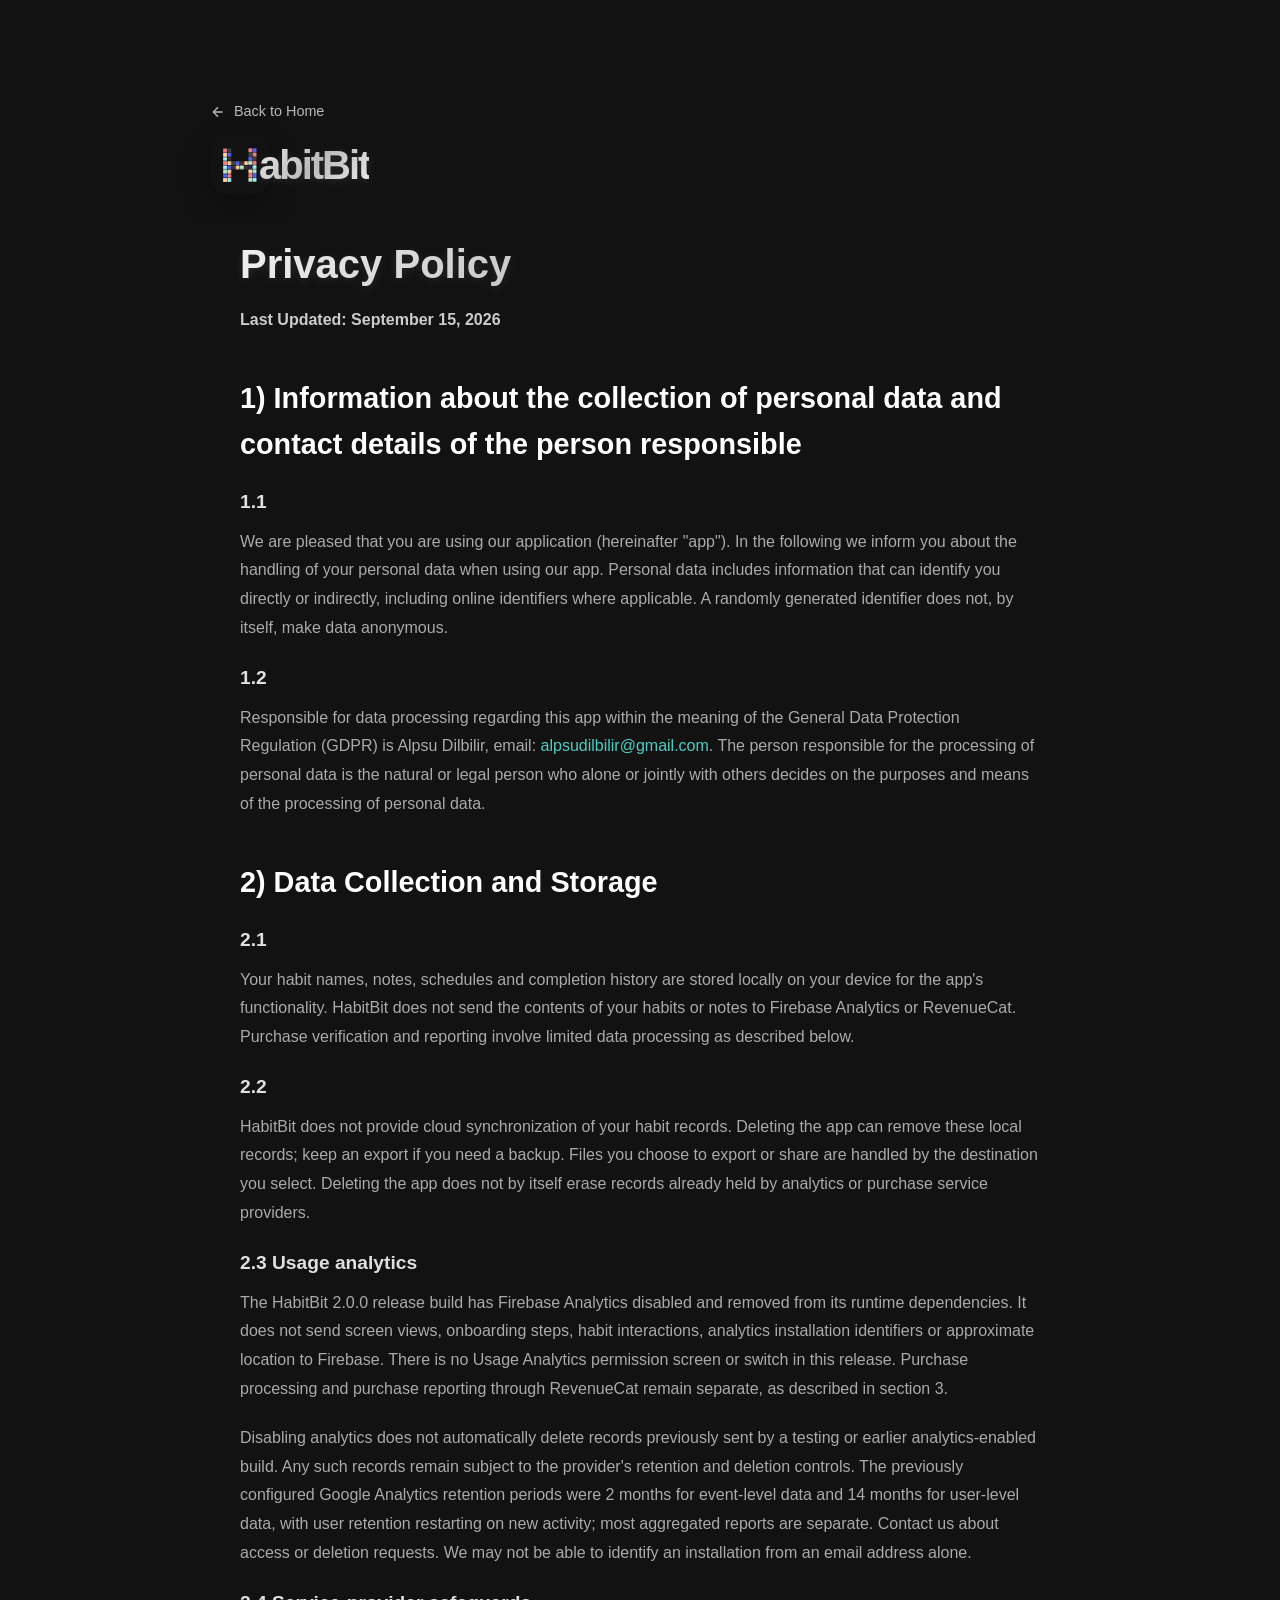
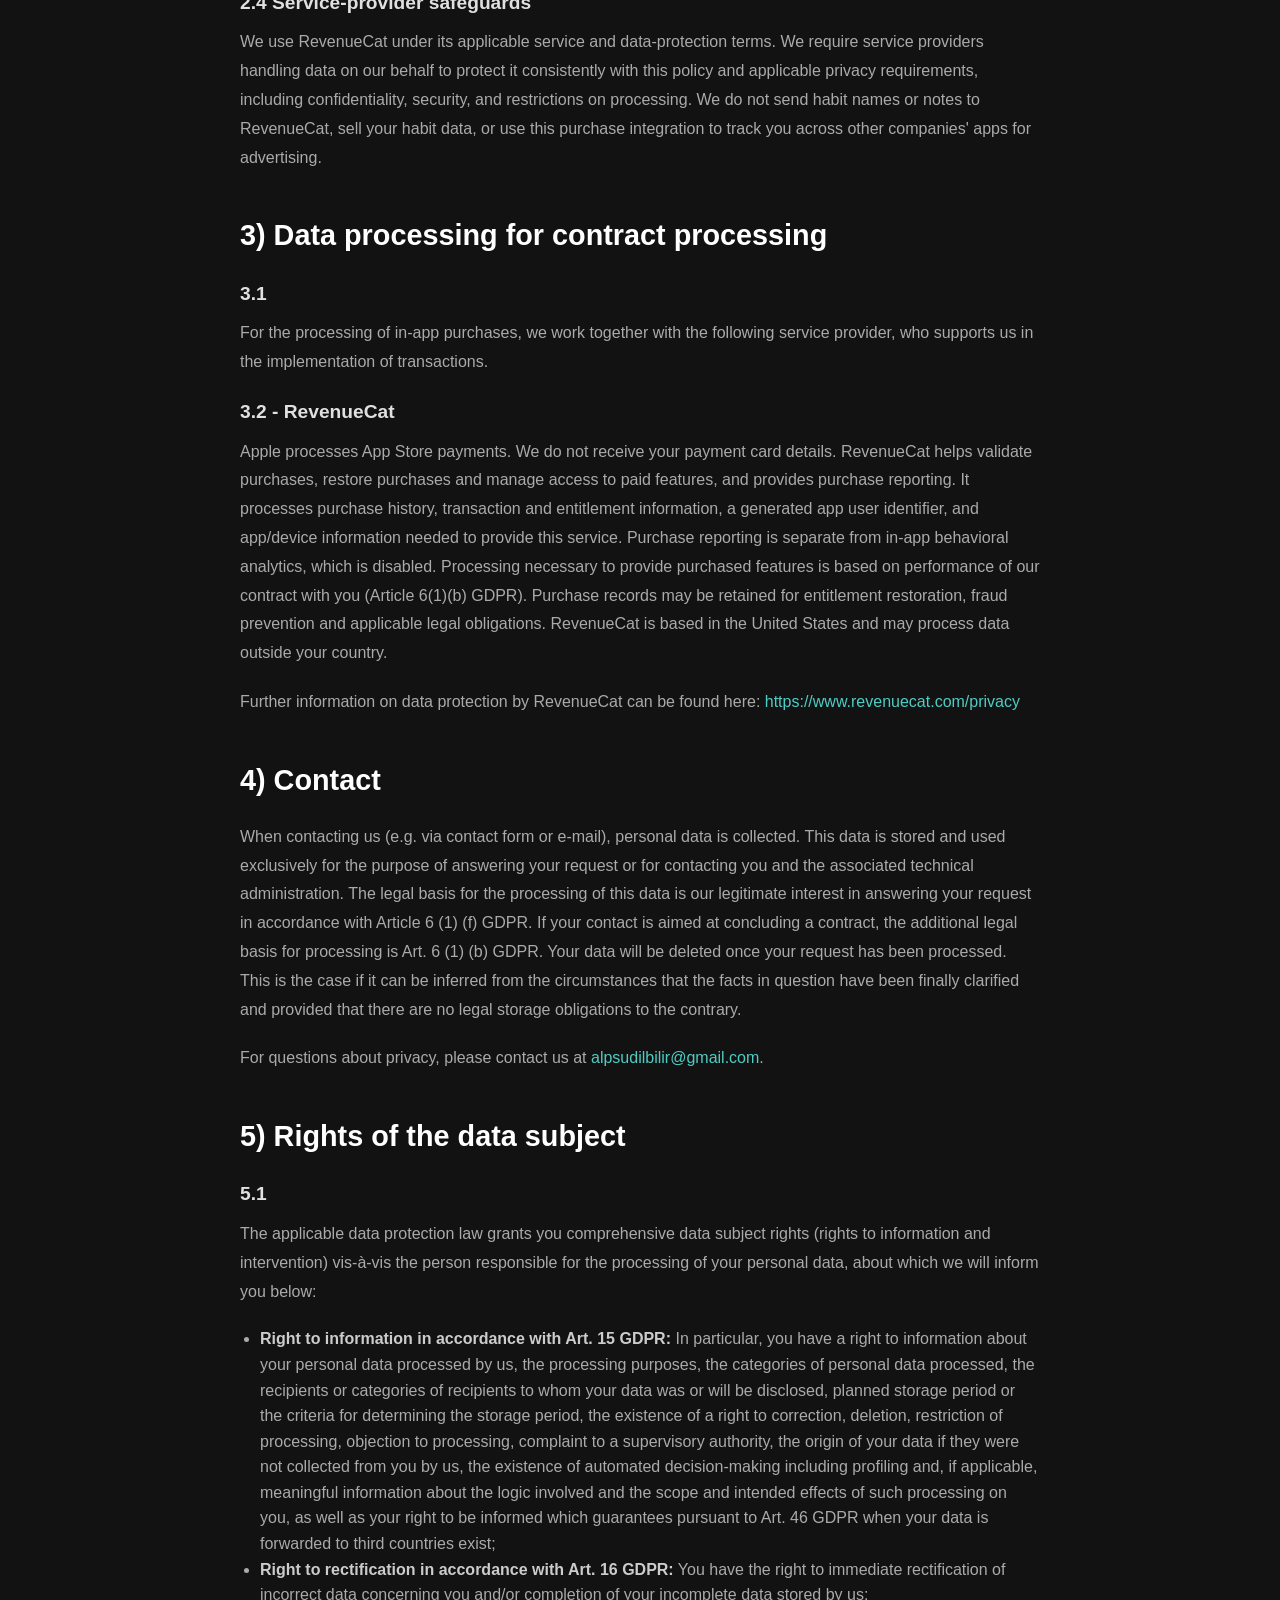
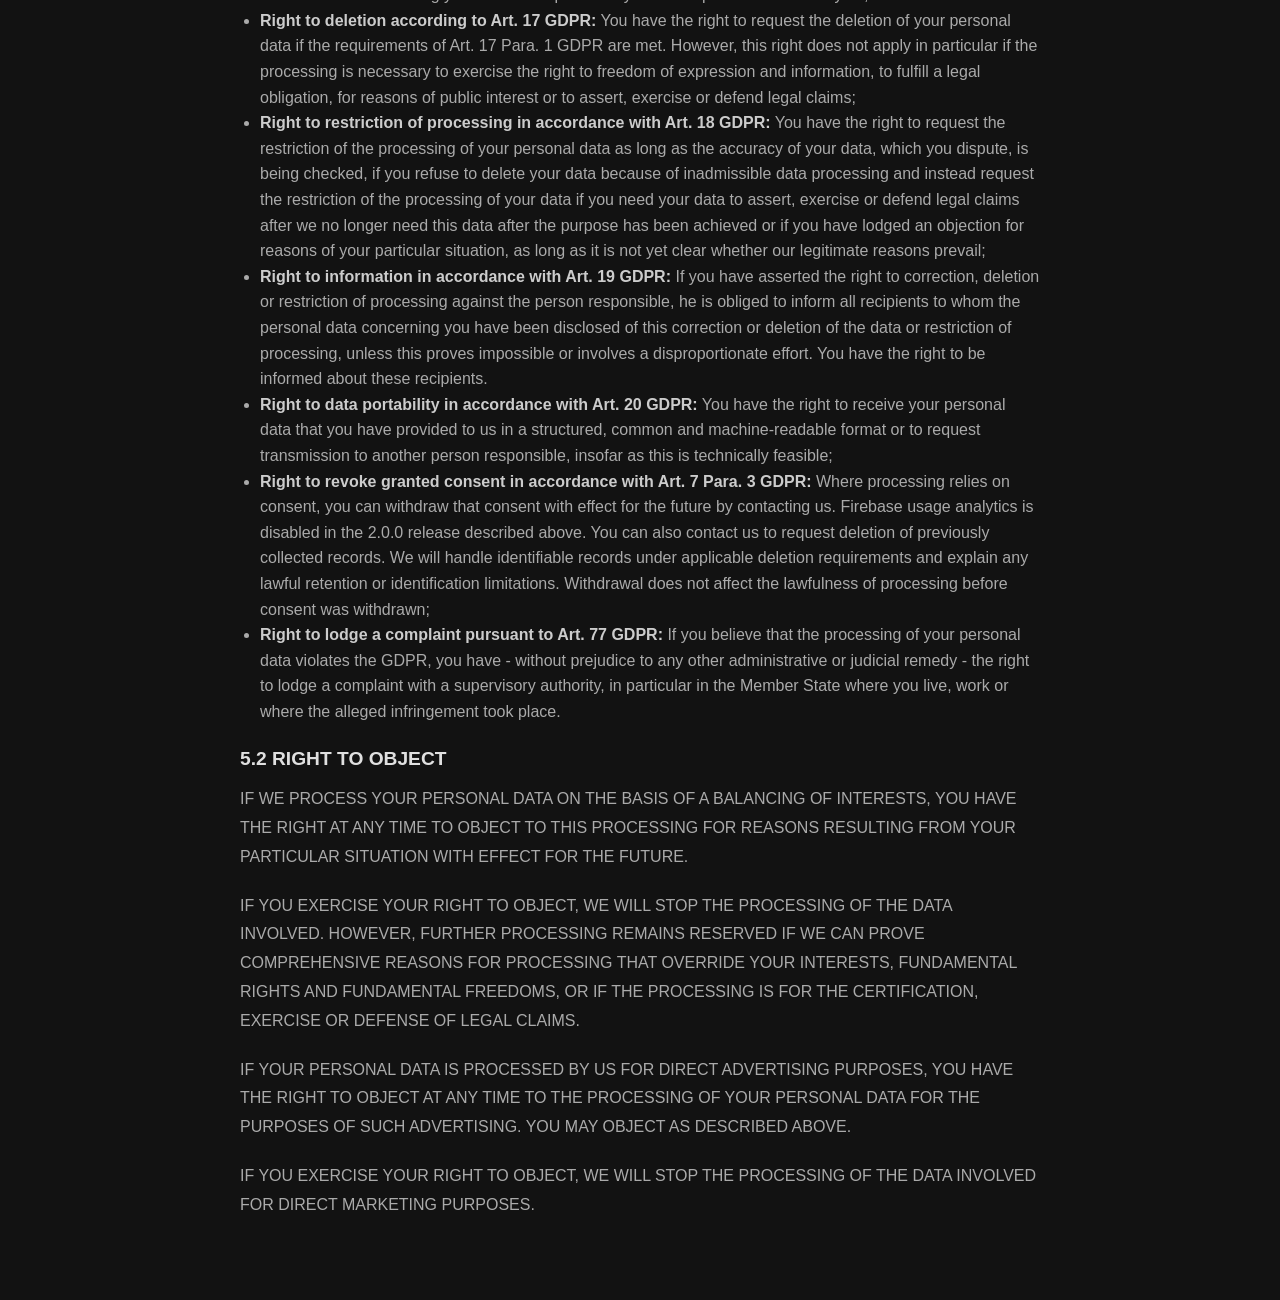
<file: privacy.html>
<!DOCTYPE html>
<html lang="en">
<head>
    <meta charset="UTF-8">
    <meta name="viewport" content="width=device-width, initial-scale=1.0">
    <title>Privacy Policy - HabitBit</title>
    <link rel="icon" type="image/png" href="habitbit.png">
    <link rel="apple-touch-icon" href="habitbit.png">
    <style>
        * {
            margin: 0;
            padding: 0;
            box-sizing: border-box;
        }
        
        body {
            font-family: -apple-system, BlinkMacSystemFont, 'Segoe UI', Roboto, Oxygen, Ubuntu, Cantarell, sans-serif;
            line-height: 1.6;
            color: #e0e0e0;
            background: #121212;
            overflow-x: hidden;
        }
        
        /* Liquid Glass Text Effect */
        .liquid-text {
            background: linear-gradient(135deg, rgba(255,255,255,0.95) 0%, rgba(255,255,255,0.7) 50%, rgba(255,255,255,0.95) 100%);
            -webkit-background-clip: text;
            -webkit-text-fill-color: transparent;
            background-clip: text;
            text-shadow: 0 2px 10px rgba(255,255,255,0.1);
            font-weight: 700;
        }

        /* Header */
        header {
            background: #121212;
            padding: 100px 20px 20px;
            position: relative;
            overflow: hidden;
        }
        
        @media (min-width: 769px) {
            header {
                padding-left: 40px;
            }
        }
        
        .header-content {
            max-width: 1200px;
            margin: 0 auto;
            position: relative;
            z-index: 1;
            text-align: left;
        }
        
        .logo-container {
            display: flex;
            align-items: center;
            gap: 0px;
            margin-bottom: 5px;
            max-width: 800px;
            margin-left: auto;
            margin-right: auto;
            transform: translateX(-40px);
        }
        
        @media (max-width: 900px) {
            .logo-container {
                transform: none;
            }
        }
        
        .app-icon {
            width: 60px;
            height: 60px;
            border-radius: 20px;
            object-fit: cover;
            box-shadow: 0 10px 30px rgba(0,0,0,0.3);
        }
        
        .logo {
            font-size: 2.5em;
            letter-spacing: -2px;
            display: inline-block;
            margin-left: -11px;
        }

        .back-link {
            color: rgba(255,255,255,0.7);
            text-decoration: none;
            font-size: 0.9em;
            display: flex;
            align-items: center;
            gap: 8px;
            margin-bottom: 10px;
            transition: color 0.3s;
            max-width: 800px;
            margin-left: auto;
            margin-right: auto;
            transform: translateX(-40px);
        }
        
        @media (max-width: 900px) {
            .back-link {
                transform: none;
            }
        }

        .back-link:hover {
            color: white;
        }

        /* Content */
        .content {
            max-width: 1200px;
            margin: 0 auto;
            padding: 0 20px 60px;
            position: relative;
            z-index: 1;
            margin-top: 0;
        }
        
        .legal-text {
            max-width: 800px;
            margin: 0 auto;
        }

        .legal-text h1 {
            color: white;
            margin-bottom: 10px;
            margin-top: 10px;
            font-size: 2.5em;
            text-align: left;
        }

        .legal-text h2 {
            color: white;
            margin: 40px 0 20px;
            font-size: 1.8em;
            text-align: left;
        }

        .legal-text h3 {
            color: #e0e0e0;
            margin: 20px 0 10px;
            font-size: 1.2em;
            font-weight: 600;
        }

        .legal-text p {
            color: #aaaaaa;
            margin-bottom: 20px;
            line-height: 1.8;
        }

        .legal-text strong {
            color: #cccccc;
        }

        @media (max-width: 768px) {
            .logo { font-size: 2em; margin-left: -8px; }
            .app-icon { width: 50px; height: 50px; border-radius: 15px; }
            .legal-text h1 { font-size: 2em; }
            .legal-text h2 { font-size: 1.5em; }
        }
    </style>
</head>
<body>
    <!-- Header -->
    <header>
        <div class="header-content">
            <a href="index.html" class="back-link">
                <svg width="16" height="16" viewBox="0 0 24 24" fill="none" stroke="currentColor" stroke-width="2">
                    <path d="M19 12H5M12 19l-7-7 7-7"/>
                </svg>
                Back to Home
            </a>
            <div class="logo-container">
                <img src="habitbit.png" alt="HabitBit Icon" class="app-icon">
                <div class="logo liquid-text">abitBit</div>
            </div>
        </div>
    </header>

    <!-- Content -->
    <div class="content">
        <div class="legal-text">
            <h1 class="liquid-text">Privacy Policy</h1>
            <p><strong>Last Updated: September 15, 2026</strong></p>
            
            <h2>1) Information about the collection of personal data and contact details of the person responsible</h2>
            
            <h3>1.1</h3>
            <p>We are pleased that you are using our application (hereinafter "app"). In the following we inform you about the handling of your personal data when using our app. Personal data includes information that can identify you directly or indirectly, including online identifiers where applicable. A randomly generated identifier does not, by itself, make data anonymous.</p>
            
            <h3>1.2</h3>
            <p>Responsible for data processing regarding this app within the meaning of the General Data Protection Regulation (GDPR) is Alpsu Dilbilir, email: <a href="mailto:alpsudilbilir@gmail.com" style="color: #4ECDC4; text-decoration: none;">alpsudilbilir@gmail.com</a>. The person responsible for the processing of personal data is the natural or legal person who alone or jointly with others decides on the purposes and means of the processing of personal data.</p>
            
            <h2>2) Data Collection and Storage</h2>
            
            <h3>2.1</h3>
            <p>Your habit names, notes, schedules and completion history are stored locally on your device for the app's functionality. HabitBit does not send the contents of your habits or notes to Firebase Analytics or RevenueCat. Purchase verification and reporting involve limited data processing as described below.</p>
            
            <h3>2.2</h3>
            <p>HabitBit does not provide cloud synchronization of your habit records. Deleting the app can remove these local records; keep an export if you need a backup. Files you choose to export or share are handled by the destination you select. Deleting the app does not by itself erase records already held by analytics or purchase service providers.</p>

            <h3 id="privacy-choices">2.3 Usage analytics</h3>
            <p>The HabitBit 2.0.0 release build has Firebase Analytics disabled and removed from its runtime dependencies. It does not send screen views, onboarding steps, habit interactions, analytics installation identifiers or approximate location to Firebase. There is no Usage Analytics permission screen or switch in this release. Purchase processing and purchase reporting through RevenueCat remain separate, as described in section 3.</p>
            <p>Disabling analytics does not automatically delete records previously sent by a testing or earlier analytics-enabled build. Any such records remain subject to the provider's retention and deletion controls. The previously configured Google Analytics retention periods were 2 months for event-level data and 14 months for user-level data, with user retention restarting on new activity; most aggregated reports are separate. Contact us about access or deletion requests. We may not be able to identify an installation from an email address alone.</p>

            <h3>2.4 Service-provider safeguards</h3>
            <p>We use RevenueCat under its applicable service and data-protection terms. We require service providers handling data on our behalf to protect it consistently with this policy and applicable privacy requirements, including confidentiality, security, and restrictions on processing. We do not send habit names or notes to RevenueCat, sell your habit data, or use this purchase integration to track you across other companies' apps for advertising.</p>
            
            <h2>3) Data processing for contract processing</h2>
            
            <h3>3.1</h3>
            <p>For the processing of in-app purchases, we work together with the following service provider, who supports us in the implementation of transactions.</p>
            
            <h3>3.2 - RevenueCat</h3>
            <p>Apple processes App Store payments. We do not receive your payment card details. RevenueCat helps validate purchases, restore purchases and manage access to paid features, and provides purchase reporting. It processes purchase history, transaction and entitlement information, a generated app user identifier, and app/device information needed to provide this service. Purchase reporting is separate from in-app behavioral analytics, which is disabled. Processing necessary to provide purchased features is based on performance of our contract with you (Article 6(1)(b) GDPR). Purchase records may be retained for entitlement restoration, fraud prevention and applicable legal obligations. RevenueCat is based in the United States and may process data outside your country.</p>
            <p>Further information on data protection by RevenueCat can be found here: <a href="https://www.revenuecat.com/privacy" target="_blank" style="color: #4ECDC4; text-decoration: none;">https://www.revenuecat.com/privacy</a></p>
            
            <h2>4) Contact</h2>
            <p>When contacting us (e.g. via contact form or e-mail), personal data is collected. This data is stored and used exclusively for the purpose of answering your request or for contacting you and the associated technical administration. The legal basis for the processing of this data is our legitimate interest in answering your request in accordance with Article 6 (1) (f) GDPR. If your contact is aimed at concluding a contract, the additional legal basis for processing is Art. 6 (1) (b) GDPR. Your data will be deleted once your request has been processed. This is the case if it can be inferred from the circumstances that the facts in question have been finally clarified and provided that there are no legal storage obligations to the contrary.</p>
            <p>For questions about privacy, please contact us at <a href="mailto:alpsudilbilir@gmail.com" style="color: #4ECDC4; text-decoration: none;">alpsudilbilir@gmail.com</a>.</p>
            
            <h2>5) Rights of the data subject</h2>
            
            <h3>5.1</h3>
            <p>The applicable data protection law grants you comprehensive data subject rights (rights to information and intervention) vis-à-vis the person responsible for the processing of your personal data, about which we will inform you below:</p>
            <ul style="color: #aaaaaa; margin-left: 20px; margin-bottom: 20px;">
                <li><strong>Right to information in accordance with Art. 15 GDPR:</strong> In particular, you have a right to information about your personal data processed by us, the processing purposes, the categories of personal data processed, the recipients or categories of recipients to whom your data was or will be disclosed, planned storage period or the criteria for determining the storage period, the existence of a right to correction, deletion, restriction of processing, objection to processing, complaint to a supervisory authority, the origin of your data if they were not collected from you by us, the existence of automated decision-making including profiling and, if applicable, meaningful information about the logic involved and the scope and intended effects of such processing on you, as well as your right to be informed which guarantees pursuant to Art. 46 GDPR when your data is forwarded to third countries exist;</li>
                <li><strong>Right to rectification in accordance with Art. 16 GDPR:</strong> You have the right to immediate rectification of incorrect data concerning you and/or completion of your incomplete data stored by us;</li>
                <li><strong>Right to deletion according to Art. 17 GDPR:</strong> You have the right to request the deletion of your personal data if the requirements of Art. 17 Para. 1 GDPR are met. However, this right does not apply in particular if the processing is necessary to exercise the right to freedom of expression and information, to fulfill a legal obligation, for reasons of public interest or to assert, exercise or defend legal claims;</li>
                <li><strong>Right to restriction of processing in accordance with Art. 18 GDPR:</strong> You have the right to request the restriction of the processing of your personal data as long as the accuracy of your data, which you dispute, is being checked, if you refuse to delete your data because of inadmissible data processing and instead request the restriction of the processing of your data if you need your data to assert, exercise or defend legal claims after we no longer need this data after the purpose has been achieved or if you have lodged an objection for reasons of your particular situation, as long as it is not yet clear whether our legitimate reasons prevail;</li>
                <li><strong>Right to information in accordance with Art. 19 GDPR:</strong> If you have asserted the right to correction, deletion or restriction of processing against the person responsible, he is obliged to inform all recipients to whom the personal data concerning you have been disclosed of this correction or deletion of the data or restriction of processing, unless this proves impossible or involves a disproportionate effort. You have the right to be informed about these recipients.</li>
                <li><strong>Right to data portability in accordance with Art. 20 GDPR:</strong> You have the right to receive your personal data that you have provided to us in a structured, common and machine-readable format or to request transmission to another person responsible, insofar as this is technically feasible;</li>
                <li><strong>Right to revoke granted consent in accordance with Art. 7 Para. 3 GDPR:</strong> Where processing relies on consent, you can withdraw that consent with effect for the future by contacting us. Firebase usage analytics is disabled in the 2.0.0 release described above. You can also contact us to request deletion of previously collected records. We will handle identifiable records under applicable deletion requirements and explain any lawful retention or identification limitations. Withdrawal does not affect the lawfulness of processing before consent was withdrawn;</li>
                <li><strong>Right to lodge a complaint pursuant to Art. 77 GDPR:</strong> If you believe that the processing of your personal data violates the GDPR, you have - without prejudice to any other administrative or judicial remedy - the right to lodge a complaint with a supervisory authority, in particular in the Member State where you live, work or where the alleged infringement took place.</li>
            </ul>
            
            <h3>5.2 RIGHT TO OBJECT</h3>
            <p>IF WE PROCESS YOUR PERSONAL DATA ON THE BASIS OF A BALANCING OF INTERESTS, YOU HAVE THE RIGHT AT ANY TIME TO OBJECT TO THIS PROCESSING FOR REASONS RESULTING FROM YOUR PARTICULAR SITUATION WITH EFFECT FOR THE FUTURE.</p>
            <p>IF YOU EXERCISE YOUR RIGHT TO OBJECT, WE WILL STOP THE PROCESSING OF THE DATA INVOLVED. HOWEVER, FURTHER PROCESSING REMAINS RESERVED IF WE CAN PROVE COMPREHENSIVE REASONS FOR PROCESSING THAT OVERRIDE YOUR INTERESTS, FUNDAMENTAL RIGHTS AND FUNDAMENTAL FREEDOMS, OR IF THE PROCESSING IS FOR THE CERTIFICATION, EXERCISE OR DEFENSE OF LEGAL CLAIMS.</p>
            <p>IF YOUR PERSONAL DATA IS PROCESSED BY US FOR DIRECT ADVERTISING PURPOSES, YOU HAVE THE RIGHT TO OBJECT AT ANY TIME TO THE PROCESSING OF YOUR PERSONAL DATA FOR THE PURPOSES OF SUCH ADVERTISING. YOU MAY OBJECT AS DESCRIBED ABOVE.</p>
            <p>IF YOU EXERCISE YOUR RIGHT TO OBJECT, WE WILL STOP THE PROCESSING OF THE DATA INVOLVED FOR DIRECT MARKETING PURPOSES.</p>
        </div>
    </div>
</body>
</html>
</file>
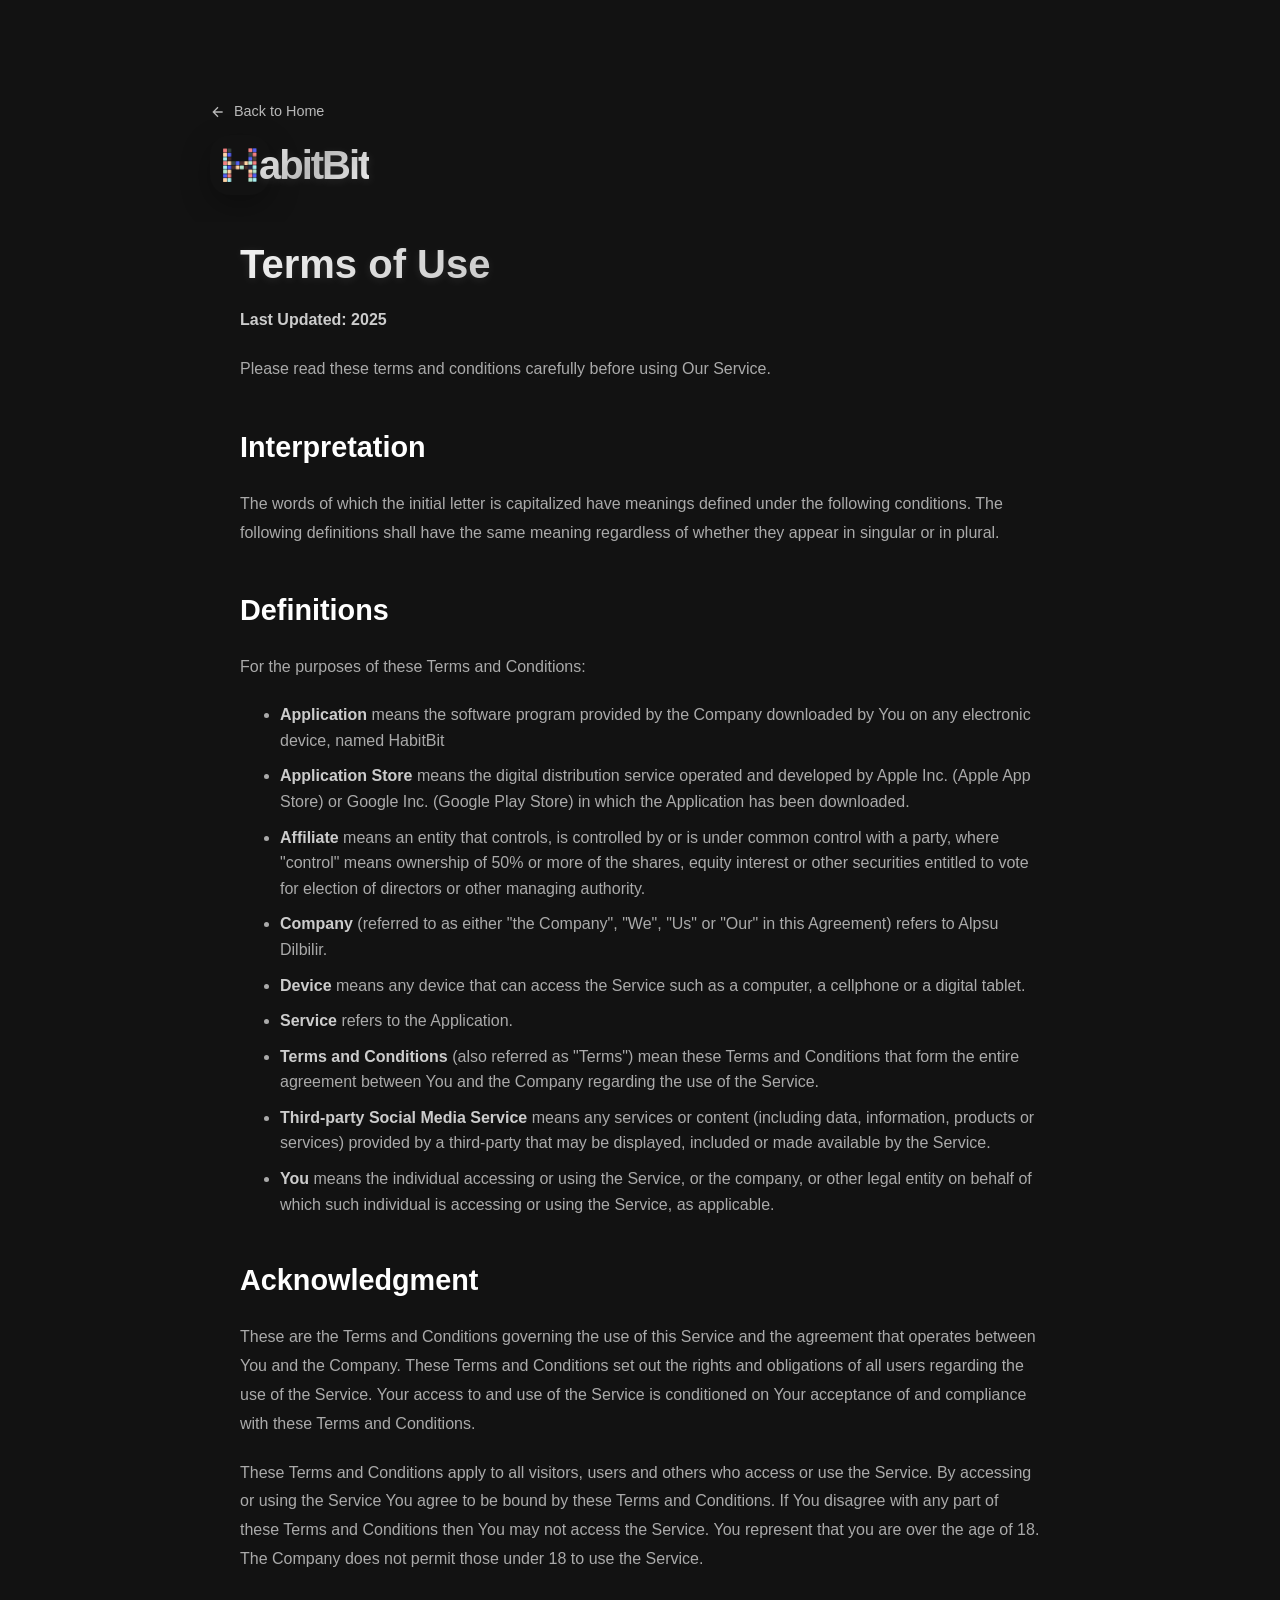
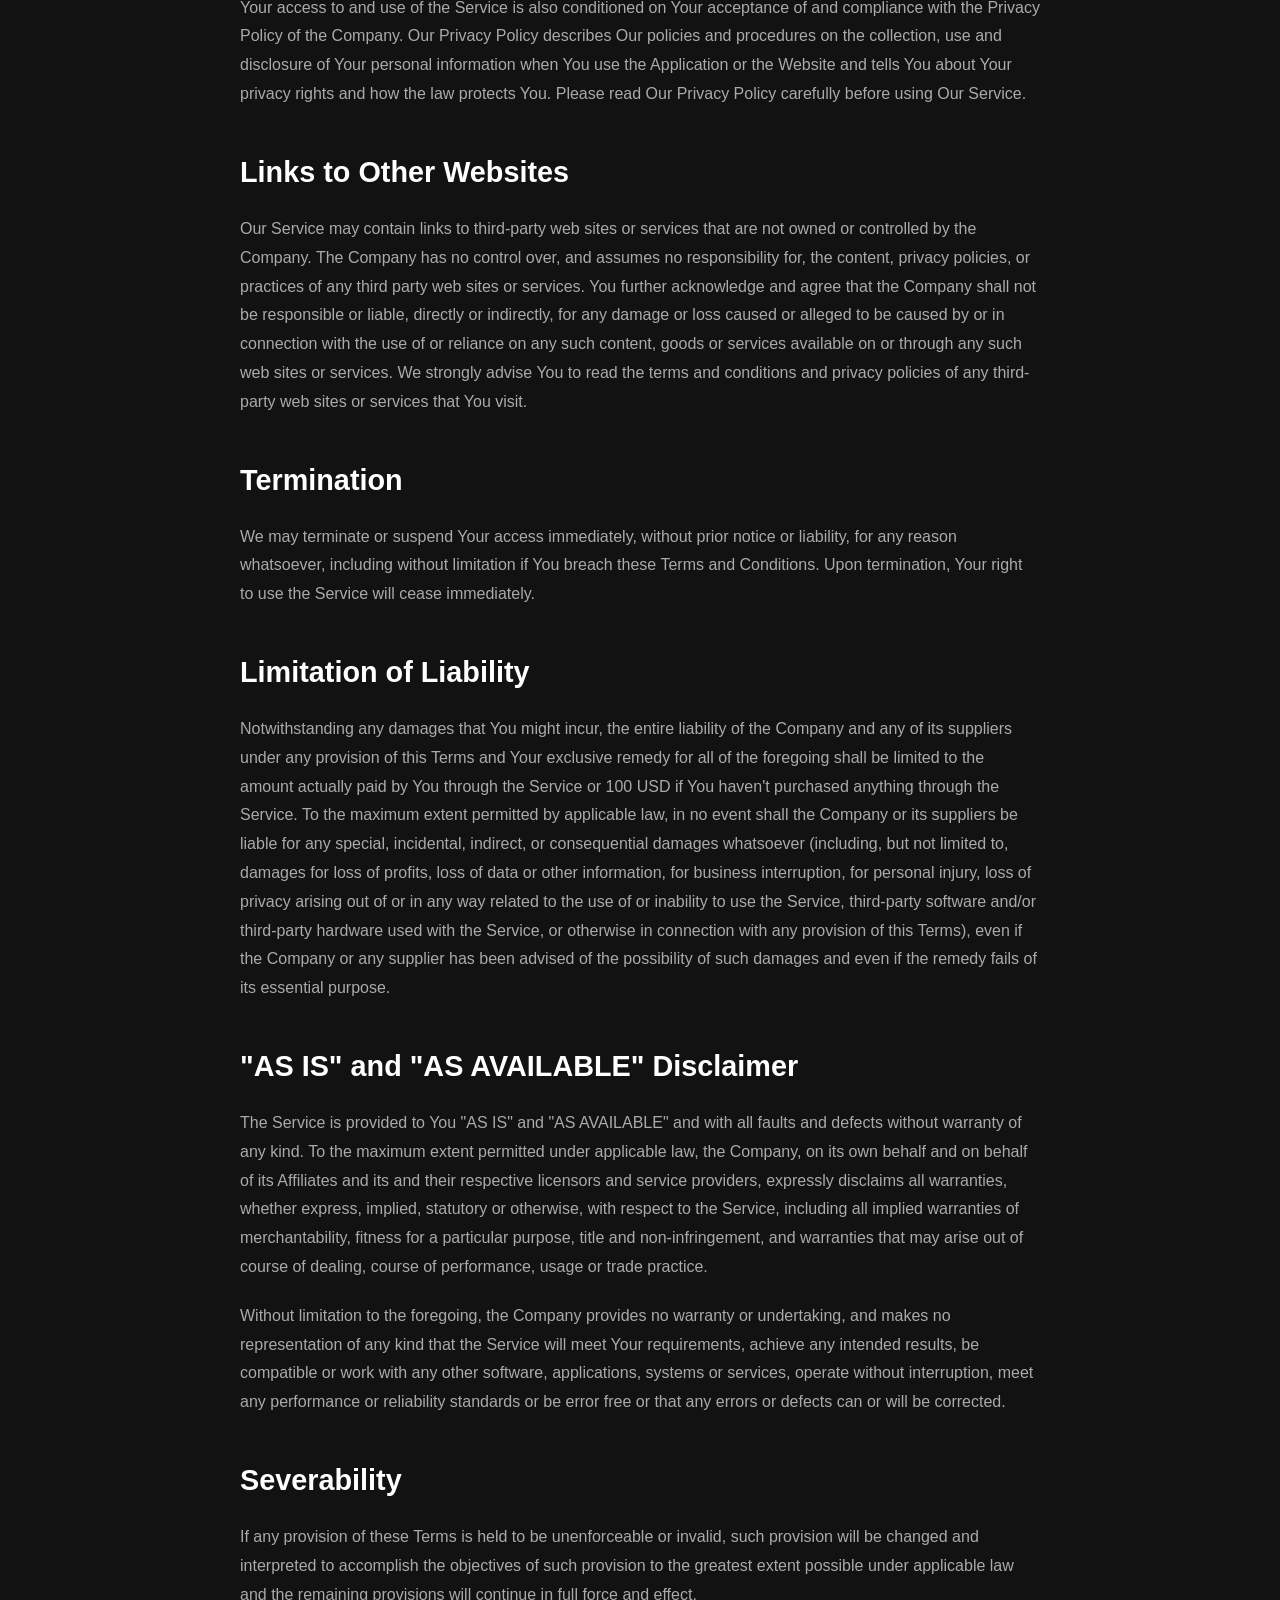
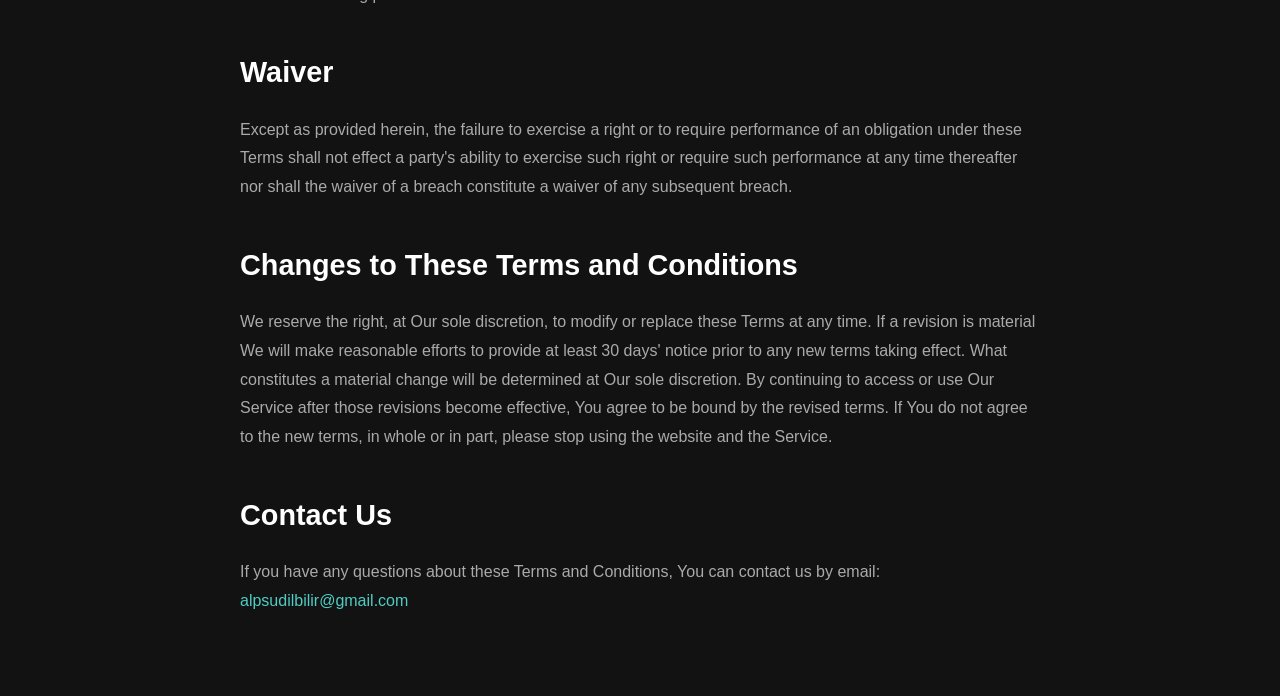
<file: tos.html>
<!DOCTYPE html>
<html lang="en">
<head>
    <meta charset="UTF-8">
    <meta name="viewport" content="width=device-width, initial-scale=1.0">
    <title>Terms of Use - HabitBit</title>
    <link rel="icon" type="image/png" href="habitbit.png">
    <link rel="apple-touch-icon" href="habitbit.png">
    <style>
        * {
            margin: 0;
            padding: 0;
            box-sizing: border-box;
        }
        
        body {
            font-family: -apple-system, BlinkMacSystemFont, 'Segoe UI', Roboto, Oxygen, Ubuntu, Cantarell, sans-serif;
            line-height: 1.6;
            color: #e0e0e0;
            background: #121212;
            overflow-x: hidden;
        }
        
        /* Liquid Glass Text Effect */
        .liquid-text {
            background: linear-gradient(135deg, rgba(255,255,255,0.95) 0%, rgba(255,255,255,0.7) 50%, rgba(255,255,255,0.95) 100%);
            -webkit-background-clip: text;
            -webkit-text-fill-color: transparent;
            background-clip: text;
            text-shadow: 0 2px 10px rgba(255,255,255,0.1);
            font-weight: 700;
        }

        /* Header */
        header {
            background: #121212;
            padding: 100px 20px 20px;
            position: relative;
            overflow: hidden;
        }
        
        @media (min-width: 769px) {
            header {
                padding-left: 40px;
            }
        }

        .header-content {
            max-width: 1200px;
            margin: 0 auto;
            position: relative;
            z-index: 1;
            text-align: left;
        }
        
        .logo-container {
            display: flex;
            align-items: center;
            gap: 0px;
            margin-bottom: 5px;
            max-width: 800px;
            margin-left: auto;
            margin-right: auto;
            transform: translateX(-40px);
        }
        
        @media (max-width: 900px) {
            .logo-container {
                transform: none;
            }
        }
        
        .app-icon {
            width: 60px;
            height: 60px;
            border-radius: 20px;
            object-fit: cover;
            box-shadow: 0 10px 30px rgba(0,0,0,0.3);
        }
        
        .logo {
            font-size: 2.5em;
            letter-spacing: -2px;
            display: inline-block;
            margin-left: -11px;
        }

        .back-link {
            color: rgba(255,255,255,0.7);
            text-decoration: none;
            font-size: 0.9em;
            display: flex;
            align-items: center;
            gap: 8px;
            margin-bottom: 10px;
            transition: color 0.3s;
            max-width: 800px;
            margin-left: auto;
            margin-right: auto;
            transform: translateX(-40px);
        }
        
        @media (max-width: 900px) {
            .back-link {
                transform: none;
            }
        }

        .back-link:hover {
            color: white;
        }

        /* Content */
        .content {
            max-width: 1200px;
            margin: 0 auto;
            padding: 0 20px 60px;
            position: relative;
            z-index: 1;
            margin-top: 0;
        }
        
        .legal-text {
            max-width: 800px;
            margin: 0 auto;
        }

        .legal-text h1 {
            color: white;
            margin-bottom: 10px;
            margin-top: 10px;
            font-size: 2.5em;
            text-align: left;
        }

        .legal-text h2 {
            color: white;
            margin: 40px 0 20px;
            font-size: 1.8em;
            text-align: left;
        }

        .legal-text h3 {
            color: #e0e0e0;
            margin: 30px 0 15px;
            font-size: 1.3em;
        }

        .legal-text p {
            color: #aaaaaa;
            margin-bottom: 20px;
            line-height: 1.8;
        }

        .legal-text strong {
            color: #cccccc;
        }

        .legal-text ul {
            color: #aaaaaa;
            margin-left: 20px;
            margin-bottom: 20px;
            padding-left: 20px;
        }

        .legal-text ul li {
            margin-bottom: 10px;
            line-height: 1.6;
        }

        @media (max-width: 768px) {
            .logo { font-size: 2em; margin-left: -8px; }
            .app-icon { width: 50px; height: 50px; border-radius: 15px; }
            .legal-text h1 { font-size: 2em; }
            .legal-text h2 { font-size: 1.5em; }
        }
    </style>
</head>
<body>
    <!-- Header -->
    <header>
        <div class="header-content">
            <a href="index.html" class="back-link">
                <svg width="16" height="16" viewBox="0 0 24 24" fill="none" stroke="currentColor" stroke-width="2">
                    <path d="M19 12H5M12 19l-7-7 7-7"/>
                </svg>
                Back to Home
            </a>
            <div class="logo-container">
                <img src="habitbit.png" alt="HabitBit Icon" class="app-icon">
                <div class="logo liquid-text">abitBit</div>
            </div>
        </div>
    </header>

    <!-- Content -->
    <div class="content">
        <div class="legal-text">
            <h1 class="liquid-text">Terms of Use</h1>
            <p><strong>Last Updated: 2025</strong></p>
            
            <p>Please read these terms and conditions carefully before using Our Service.</p>
            
            <h2>Interpretation</h2>
            <p>The words of which the initial letter is capitalized have meanings defined under the following conditions. The following definitions shall have the same meaning regardless of whether they appear in singular or in plural.</p>
            
            <h2>Definitions</h2>
            <p>For the purposes of these Terms and Conditions:</p>
            <ul style="color: #aaaaaa; margin-left: 20px; margin-bottom: 20px;">
                <li><strong>Application</strong> means the software program provided by the Company downloaded by You on any electronic device, named HabitBit</li>
                <li><strong>Application Store</strong> means the digital distribution service operated and developed by Apple Inc. (Apple App Store) or Google Inc. (Google Play Store) in which the Application has been downloaded.</li>
                <li><strong>Affiliate</strong> means an entity that controls, is controlled by or is under common control with a party, where "control" means ownership of 50% or more of the shares, equity interest or other securities entitled to vote for election of directors or other managing authority.</li>
                <li><strong>Company</strong> (referred to as either "the Company", "We", "Us" or "Our" in this Agreement) refers to Alpsu Dilbilir.</li>
                <li><strong>Device</strong> means any device that can access the Service such as a computer, a cellphone or a digital tablet.</li>
                <li><strong>Service</strong> refers to the Application.</li>
                <li><strong>Terms and Conditions</strong> (also referred as "Terms") mean these Terms and Conditions that form the entire agreement between You and the Company regarding the use of the Service.</li>
                <li><strong>Third-party Social Media Service</strong> means any services or content (including data, information, products or services) provided by a third-party that may be displayed, included or made available by the Service.</li>
                <li><strong>You</strong> means the individual accessing or using the Service, or the company, or other legal entity on behalf of which such individual is accessing or using the Service, as applicable.</li>
            </ul>
            
            <h2>Acknowledgment</h2>
            <p>These are the Terms and Conditions governing the use of this Service and the agreement that operates between You and the Company. These Terms and Conditions set out the rights and obligations of all users regarding the use of the Service. Your access to and use of the Service is conditioned on Your acceptance of and compliance with these Terms and Conditions.</p>
            <p>These Terms and Conditions apply to all visitors, users and others who access or use the Service. By accessing or using the Service You agree to be bound by these Terms and Conditions. If You disagree with any part of these Terms and Conditions then You may not access the Service. You represent that you are over the age of 18. The Company does not permit those under 18 to use the Service.</p>
            <p>Your access to and use of the Service is also conditioned on Your acceptance of and compliance with the Privacy Policy of the Company. Our Privacy Policy describes Our policies and procedures on the collection, use and disclosure of Your personal information when You use the Application or the Website and tells You about Your privacy rights and how the law protects You. Please read Our Privacy Policy carefully before using Our Service.</p>
            
            <h2>Links to Other Websites</h2>
            <p>Our Service may contain links to third-party web sites or services that are not owned or controlled by the Company. The Company has no control over, and assumes no responsibility for, the content, privacy policies, or practices of any third party web sites or services. You further acknowledge and agree that the Company shall not be responsible or liable, directly or indirectly, for any damage or loss caused or alleged to be caused by or in connection with the use of or reliance on any such content, goods or services available on or through any such web sites or services. We strongly advise You to read the terms and conditions and privacy policies of any third-party web sites or services that You visit.</p>
            
            <h2>Termination</h2>
            <p>We may terminate or suspend Your access immediately, without prior notice or liability, for any reason whatsoever, including without limitation if You breach these Terms and Conditions. Upon termination, Your right to use the Service will cease immediately.</p>
            
            <h2>Limitation of Liability</h2>
            <p>Notwithstanding any damages that You might incur, the entire liability of the Company and any of its suppliers under any provision of this Terms and Your exclusive remedy for all of the foregoing shall be limited to the amount actually paid by You through the Service or 100 USD if You haven't purchased anything through the Service. To the maximum extent permitted by applicable law, in no event shall the Company or its suppliers be liable for any special, incidental, indirect, or consequential damages whatsoever (including, but not limited to, damages for loss of profits, loss of data or other information, for business interruption, for personal injury, loss of privacy arising out of or in any way related to the use of or inability to use the Service, third-party software and/or third-party hardware used with the Service, or otherwise in connection with any provision of this Terms), even if the Company or any supplier has been advised of the possibility of such damages and even if the remedy fails of its essential purpose.</p>
            
            <h2>"AS IS" and "AS AVAILABLE" Disclaimer</h2>
            <p>The Service is provided to You "AS IS" and "AS AVAILABLE" and with all faults and defects without warranty of any kind. To the maximum extent permitted under applicable law, the Company, on its own behalf and on behalf of its Affiliates and its and their respective licensors and service providers, expressly disclaims all warranties, whether express, implied, statutory or otherwise, with respect to the Service, including all implied warranties of merchantability, fitness for a particular purpose, title and non-infringement, and warranties that may arise out of course of dealing, course of performance, usage or trade practice.</p>
            <p>Without limitation to the foregoing, the Company provides no warranty or undertaking, and makes no representation of any kind that the Service will meet Your requirements, achieve any intended results, be compatible or work with any other software, applications, systems or services, operate without interruption, meet any performance or reliability standards or be error free or that any errors or defects can or will be corrected.</p>
            
            <h2>Severability</h2>
            <p>If any provision of these Terms is held to be unenforceable or invalid, such provision will be changed and interpreted to accomplish the objectives of such provision to the greatest extent possible under applicable law and the remaining provisions will continue in full force and effect.</p>
            
            <h2>Waiver</h2>
            <p>Except as provided herein, the failure to exercise a right or to require performance of an obligation under these Terms shall not effect a party's ability to exercise such right or require such performance at any time thereafter nor shall the waiver of a breach constitute a waiver of any subsequent breach.</p>
            
            <h2>Changes to These Terms and Conditions</h2>
            <p>We reserve the right, at Our sole discretion, to modify or replace these Terms at any time. If a revision is material We will make reasonable efforts to provide at least 30 days' notice prior to any new terms taking effect. What constitutes a material change will be determined at Our sole discretion. By continuing to access or use Our Service after those revisions become effective, You agree to be bound by the revised terms. If You do not agree to the new terms, in whole or in part, please stop using the website and the Service.</p>
            
            <h2>Contact Us</h2>
            <p>If you have any questions about these Terms and Conditions, You can contact us by email: <a href="mailto:alpsudilbilir@gmail.com" style="color: #4ECDC4; text-decoration: none;">alpsudilbilir@gmail.com</a></p>
        </div>
    </div>
</body>
</html>
</file>
<file: styles.css>
:root {
    color-scheme: dark;
    --ink: #090b0b;
    --paper: #0f1211;
    --paper-deep: #181c1a;
    --white: #ffffff;
    --muted-dark: #9ba39f;
    --muted-light: #a9b0ad;
    --line-dark: rgba(255, 255, 255, 0.13);
    --line-light: rgba(255, 255, 255, 0.12);
    --coral: #ff6266;
    --coral-deep: #d94d52;
    --shell: 1240px;
}

* { box-sizing: border-box; }
html { scroll-behavior: smooth; background: var(--ink); }
body {
    margin: 0;
    min-width: 320px;
    overflow-x: hidden;
    font-family: -apple-system, BlinkMacSystemFont, "SF Pro Display", "SF Pro Text", "Helvetica Neue", Arial, sans-serif;
    color: var(--white);
    background: var(--paper);
    letter-spacing: 0;
    -webkit-font-smoothing: antialiased;
    text-rendering: optimizeLegibility;
}
.page-light {
    position: fixed;
    z-index: 20;
    inset: -30%;
    pointer-events: none;
    opacity: 0.42;
    background:
        linear-gradient(116deg, transparent 35%, rgba(130, 209, 187, 0.06) 48%, rgba(135, 181, 220, 0.025) 53%, transparent 66%),
        linear-gradient(68deg, transparent 42%, rgba(221, 165, 177, 0.018) 50%, transparent 58%);
    mix-blend-mode: screen;
    animation: light-drift 18s ease-in-out infinite alternate;
}
@keyframes light-drift {
    from { transform: translate3d(-4%, -2%, 0) rotate(-1deg); }
    to { transform: translate3d(4%, 2%, 0) rotate(1deg); }
}
a { color: inherit; }
button, a { -webkit-tap-highlight-color: transparent; }
img, video { max-width: 100%; }
h1, h2, h3, p { margin-top: 0; }

.skip-link {
    position: fixed;
    z-index: 100;
    top: 12px;
    left: 12px;
    padding: 10px 14px;
    color: var(--ink);
    background: var(--white);
    transform: translateY(-160%);
}
.skip-link:focus { transform: translateY(0); }

.site-nav {
    position: fixed;
    z-index: 30;
    top: 18px;
    left: 50%;
    width: min(calc(100% - 36px), var(--shell));
    height: 68px;
    padding: 0 10px 0 14px;
    display: grid;
    grid-template-columns: minmax(0, 1fr) auto minmax(0, 1fr);
    gap: 24px;
    align-items: center;
    color: var(--white);
    background: rgba(17, 19, 20, 0.72);
    border: 1px solid rgba(255, 255, 255, 0.16);
    border-radius: 8px;
    backdrop-filter: blur(24px) saturate(140%);
    -webkit-backdrop-filter: blur(24px) saturate(140%);
    transform: translateX(-50%);
    box-shadow: 0 18px 50px rgba(0, 0, 0, 0.18);
    transition: width 420ms cubic-bezier(0.22, 1, 0.36, 1), height 420ms cubic-bezier(0.22, 1, 0.36, 1), top 420ms cubic-bezier(0.22, 1, 0.36, 1), transform 320ms cubic-bezier(0.22, 1, 0.36, 1), opacity 220ms ease, background-color 320ms ease, box-shadow 320ms ease;
    will-change: transform;
}
.site-nav.is-compact {
    top: 12px;
    width: min(calc(100% - 32px), 900px);
    height: 56px;
    background: rgba(17, 19, 20, 0.86);
    box-shadow: 0 14px 42px rgba(0, 0, 0, 0.24);
}
.site-nav.is-hidden {
    opacity: 0;
    pointer-events: none;
    transform: translate(-50%, calc(-100% - 32px));
}
.brand {
    display: inline-flex;
    align-items: center;
    gap: 10px;
    color: inherit;
    font-size: 18px;
    font-weight: 720;
    text-decoration: none;
    justify-self: start;
}
.brand img { border-radius: 10px; }
.nav-links { display: flex; align-items: center; justify-self: center; gap: 30px; white-space: nowrap; }
.nav-links a, .footer-links a {
    color: inherit;
    font-size: 14px;
    font-weight: 560;
    text-decoration: none;
    opacity: 0.74;
    transition: opacity 180ms ease;
}
.nav-links a:hover, .footer-links a:hover { opacity: 1; }
.nav-actions { display: flex; align-items: center; justify-self: end; gap: 8px; min-width: 0; }
.language-menu { position: relative; }
.language-menu summary { width: 44px; height: 40px; display: grid; place-items: center; color: rgba(255, 255, 255, 0.78); border: 1px solid rgba(255, 255, 255, 0.12); border-radius: 7px; font-size: 12px; font-weight: 720; cursor: pointer; list-style: none; }
.language-menu summary::-webkit-details-marker { display: none; }
.language-menu[open] summary { color: var(--white); background: rgba(255, 255, 255, 0.08); }
.language-options { position: absolute; top: 48px; right: 0; width: 184px; max-height: min(440px, calc(100vh - 100px)); padding: 7px; display: grid; overflow-y: auto; color: var(--white); background: rgba(15, 18, 17, 0.96); border: 1px solid rgba(255, 255, 255, 0.14); border-radius: 8px; box-shadow: 0 24px 60px rgba(0, 0, 0, 0.42); backdrop-filter: blur(24px); -webkit-backdrop-filter: blur(24px); }
.language-options a { padding: 10px 11px; border-radius: 5px; color: rgba(255, 255, 255, 0.7); font-size: 13px; font-weight: 580; text-decoration: none; }
.language-options a:hover { color: var(--white); background: rgba(255, 255, 255, 0.07); }
.nav-download {
    padding: 12px 17px;
    color: var(--ink);
    background: var(--white);
    border-radius: 7px;
    font-size: 14px;
    font-weight: 700;
    text-decoration: none;
    white-space: nowrap;
}

.hero {
    position: relative;
    min-height: 90svh;
    max-height: 940px;
    display: flex;
    align-items: flex-end;
    overflow: hidden;
    color: var(--white);
    background: var(--ink);
}
.hero-grid, .final-grid {
    position: absolute;
    inset: 19% -4% auto 45%;
    height: auto;
    padding: 28px;
    display: grid;
    grid-template-columns: repeat(30, minmax(14px, 1fr));
    gap: 7px;
    border: 1px solid rgba(255, 255, 255, 0.09);
    border-radius: 8px;
    background: rgba(19, 22, 21, 0.78);
    box-shadow: 0 40px 100px rgba(0, 0, 0, 0.34), inset 0 1px rgba(255, 255, 255, 0.04);
    transform: rotate(-3deg);
    transform-origin: center;
    opacity: 0.96;
}
.hero-cell, .final-cell {
    position: relative;
    aspect-ratio: 1;
    min-width: 0;
    min-height: 0;
    overflow: hidden;
    border: 1px solid rgba(255, 255, 255, 0.045);
    border-radius: 4px;
    background: #2b2e2d;
    box-shadow: inset 0 1px rgba(255, 255, 255, 0.035);
}
.hero-cell.will-fill::before, .final-cell.will-fill::before {
    content: "";
    position: absolute;
    inset: 0;
    background: linear-gradient(180deg, rgba(255, 255, 255, 0.18), transparent 42%), var(--cell-color);
    transform: translateY(102%);
    animation: cell-fill 8.2s cubic-bezier(0.32, 0.72, 0, 1) infinite;
    animation-delay: var(--delay);
}
.hero-cell.will-fill::after, .final-cell.will-fill::after {
    content: "";
    position: absolute;
    top: 2px;
    right: 15%;
    left: 15%;
    height: 1px;
    border-radius: 2px;
    background: rgba(255, 255, 255, 0.44);
    opacity: 0;
    animation: cell-shine 8.2s ease infinite;
    animation-delay: var(--delay);
}
@keyframes cell-fill {
    0%, 9% { transform: translateY(102%); }
    17%, 72% { transform: translateY(0); }
    84%, 100% { transform: translateY(-102%); }
}
@keyframes cell-shine {
    0%, 13%, 84%, 100% { opacity: 0; }
    19%, 70% { opacity: 0.72; }
}
.hero-shade {
    position: absolute;
    inset: 0;
    background: linear-gradient(90deg, rgba(12, 13, 14, 0.98) 0%, rgba(12, 13, 14, 0.86) 40%, rgba(12, 13, 14, 0.18) 78%), linear-gradient(0deg, rgba(12, 13, 14, 0.82) 0%, transparent 42%);
}
.hero-copy {
    position: relative;
    z-index: 2;
    width: min(690px, calc(100% - 48px));
    margin: 0 max(24px, calc((100vw - var(--shell)) / 2)) 9vh;
}
.eyebrow {
    margin: 0 0 20px;
    color: rgba(255, 255, 255, 0.62);
    font-size: 13px;
    font-weight: 700;
    line-height: 1.3;
    text-transform: uppercase;
}
.eyebrow.dark { color: rgba(255, 255, 255, 0.54); }
h1 {
    margin-bottom: 24px;
    max-width: 680px;
    font-size: 72px;
    font-weight: 740;
    line-height: 0.98;
}
.hero-lede {
    max-width: 590px;
    margin-bottom: 30px;
    color: rgba(255, 255, 255, 0.72);
    font-size: 20px;
    line-height: 1.5;
}
.app-store-button {
    display: inline-flex;
    align-items: center;
    gap: 12px;
    min-height: 62px;
    padding: 10px 18px;
    color: var(--white);
    background: rgba(255, 255, 255, 0.1);
    border: 1px solid rgba(255, 255, 255, 0.26);
    border-radius: 8px;
    text-decoration: none;
    backdrop-filter: blur(18px);
    -webkit-backdrop-filter: blur(18px);
    transition: background 180ms ease, border-color 180ms ease, transform 180ms ease;
}
.app-store-button:hover { background: rgba(255, 255, 255, 0.16); border-color: rgba(255, 255, 255, 0.45); transform: translateY(-2px); }
.app-store-button svg { width: 27px; height: 34px; fill: currentColor; }
.app-store-button span { display: flex; flex-direction: column; line-height: 1.05; }
.app-store-button small { font-size: 11px; }
.app-store-button strong { margin-top: 3px; font-size: 20px; font-weight: 620; }
.hero-note { margin: 16px 0 0; color: rgba(255, 255, 255, 0.48); font-size: 13px; }
.scroll-cue {
    position: absolute;
    z-index: 3;
    right: max(24px, calc((100vw - var(--shell)) / 2));
    bottom: 34px;
    display: flex;
    align-items: center;
    gap: 10px;
    color: rgba(255, 255, 255, 0.62);
    font-size: 13px;
    text-decoration: none;
}

.section-shell { width: min(calc(100% - 48px), var(--shell)); margin-inline: auto; }
.proof { position: relative; padding: 150px 0 130px; overflow: hidden; color: var(--white); background: var(--paper); border-top: 1px solid var(--line-light); }
.proof-copy { display: grid; grid-template-columns: 1fr 2fr; column-gap: 80px; align-items: start; }
.proof-copy .eyebrow { grid-column: 1; }
.proof-copy h2, .experience-heading h2, .how-heading h2, .reviews-heading h2, .privacy-copy h2, .questions-heading h2, .story-copy h2, .film-copy h2, .final-copy h2 {
    margin-bottom: 28px;
    font-size: 58px;
    font-weight: 720;
    line-height: 1.03;
}
.proof-copy h2 { grid-column: 2; }
.proof-copy > p:last-child { grid-column: 2; max-width: 650px; color: var(--muted-dark); font-size: 20px; line-height: 1.55; }
.year-stage { width: min(calc(100% - 48px), 1050px); margin: 100px auto 0; }
.year-grid { display: grid; grid-template-columns: repeat(53, 1fr); gap: 5px; width: 100%; }
.year-cell {
    aspect-ratio: 1;
    border: 1px solid rgba(255, 255, 255, 0.045);
    border-radius: 3px;
    background: #2b2e2d;
    transform: scale(0.7);
    opacity: 0.35;
    transition: background 320ms ease, transform 420ms cubic-bezier(0.22, 1, 0.36, 1), opacity 320ms ease;
    transition-delay: var(--delay);
}
.year-grid.is-filled .year-cell { background: linear-gradient(180deg, rgba(255, 255, 255, 0.15), transparent 46%), var(--cell-color); transform: scale(1); opacity: 1; }
.year-caption { display: flex; align-items: baseline; justify-content: space-between; margin-top: 34px; padding-top: 18px; border-top: 1px solid var(--line-light); }
.year-caption strong { font-size: 72px; line-height: 1; }
.year-caption span { color: var(--muted-dark); font-size: 16px; }

.film { position: relative; height: min(760px, 82svh); min-height: 620px; overflow: hidden; color: var(--white); background: #090b0b; border-block: 1px solid var(--line-light); }
.film video, .film-media {
    position: absolute;
    z-index: 1;
    top: 50%;
    right: max(40px, calc((100vw - var(--shell)) / 2 + 70px));
    width: auto;
    height: calc(100% - 72px);
    max-width: min(31vw, 360px);
    object-fit: contain;
    border: 1px solid rgba(255, 255, 255, 0.11);
    border-radius: 8px;
    background: #080a09;
    box-shadow: 0 34px 90px rgba(0, 0, 0, 0.42);
    transform: translateY(-50%);
}
.film-overlay { position: absolute; z-index: 1; inset: 0; pointer-events: none; background: linear-gradient(90deg, #090b0b 0%, rgba(9, 11, 11, 0.96) 42%, rgba(9, 11, 11, 0.42) 66%, transparent 82%), linear-gradient(118deg, transparent 42%, rgba(130, 209, 187, 0.045) 58%, transparent 72%); }
.film-copy { position: relative; z-index: 2; height: 100%; padding-top: 0; display: flex; flex-direction: column; justify-content: center; }
.film-copy h2 { max-width: 560px; font-size: 56px; }

.experience { padding: 150px 0 0; overflow: hidden; color: var(--white); background: #0c0f0e; border-top: 1px solid var(--line-light); }
.experience-heading { display: grid; grid-template-columns: 1fr 2fr; column-gap: 80px; }
.experience-heading h2 { grid-column: 2; max-width: 840px; }
.mode-explorer { min-height: 790px; margin-top: 58px; display: grid; grid-template-columns: 0.9fr 1.1fr; gap: 70px; align-items: center; }
.mode-copy { max-width: 470px; }
.mode-control { width: fit-content; margin-bottom: 90px; padding: 4px; display: flex; border: 1px solid var(--line-light); border-radius: 8px; background: var(--paper-deep); }
.mode-control button { min-width: 78px; padding: 11px 15px; color: var(--muted-dark); background: transparent; border: 0; border-radius: 5px; font: inherit; font-size: 14px; font-weight: 650; cursor: pointer; }
.mode-control button[aria-selected="true"] { color: var(--white); background: #343936; box-shadow: inset 0 1px rgba(255, 255, 255, 0.08), 0 5px 18px rgba(0, 0, 0, 0.18); }
.mode-kicker { margin-bottom: 15px; color: var(--coral-deep); font-size: 14px; font-weight: 700; text-transform: uppercase; }
.mode-copy h3 { margin-bottom: 24px; font-size: 42px; line-height: 1.08; }
.mode-copy > p:last-child { color: var(--muted-dark); font-size: 18px; line-height: 1.6; }
.device-stage { min-height: 740px; display: flex; align-items: flex-end; justify-content: center; }
.device { width: min(430px, 100%); overflow: hidden; border: 1px solid rgba(255, 255, 255, 0.1); border-radius: 8px; background: #0b0d0d; box-shadow: 0 45px 100px rgba(0, 0, 0, 0.34); }
.device img { display: block; width: 100%; height: auto; border-radius: 7px; transition: opacity 180ms ease, transform 260ms ease; }
.device img.is-changing { opacity: 0; transform: scale(0.985); }

.product-stories { background: var(--ink); }
.story { min-height: 820px; padding: 100px max(24px, calc((100vw - var(--shell)) / 2)); display: grid; grid-template-columns: 1fr 1fr; gap: 100px; align-items: center; }
.story-dark { color: var(--white); background: var(--ink); }
.story-light { color: var(--white); background: #141817; border-block: 1px solid var(--line-light); }
.story-reverse .story-media { order: 2; }
.story-reverse .story-copy { order: 1; }
.story-media { display: flex; justify-content: center; }
.device-small { width: min(370px, 100%); }
.story-copy { max-width: 590px; }
.story-copy > p:not(.eyebrow) { color: var(--muted-light); font-size: 19px; line-height: 1.6; }
.story-light .story-copy > p:not(.eyebrow) { color: var(--muted-dark); }
.story-copy ul { margin: 36px 0 0; padding: 0; list-style: none; border-top: 1px solid var(--line-dark); }
.story-copy li { padding: 15px 0; color: rgba(255, 255, 255, 0.68); border-bottom: 1px solid var(--line-dark); }

.how-it-works { padding: 140px 0; color: var(--white); background: #101312; border-top: 1px solid var(--line-light); }
.how-heading { display: grid; grid-template-columns: 1fr 2fr; column-gap: 80px; align-items: start; }
.how-heading .eyebrow { grid-column: 1; }
.how-heading h2, .how-heading > p:last-child { grid-column: 2; }
.how-heading > p:last-child { max-width: 760px; color: var(--muted-dark); font-size: 19px; line-height: 1.62; }
.how-steps { margin-top: 76px; display: grid; grid-template-columns: repeat(3, 1fr); gap: 44px; }
.how-steps article { padding-top: 24px; border-top: 1px solid var(--line-light); }
.how-steps span { display: block; margin-bottom: 52px; color: #82d1bb; font-size: 13px; font-weight: 720; }
.how-steps h3 { margin-bottom: 14px; font-size: 24px; line-height: 1.2; }
.how-steps p { margin-bottom: 0; color: var(--muted-dark); font-size: 16px; line-height: 1.65; }

.privacy { padding: 150px 0; color: var(--white); background: var(--paper); border-top: 1px solid var(--line-light); }
.privacy-layout, .questions-layout { display: grid; grid-template-columns: 1fr 1fr; gap: 100px; }
.privacy-details > p { color: var(--muted-dark); font-size: 20px; line-height: 1.55; }
.privacy-details dl { margin: 55px 0 32px; border-top: 1px solid var(--line-light); }
.privacy-details dl div { padding: 18px 0; display: flex; justify-content: space-between; gap: 30px; border-bottom: 1px solid var(--line-light); }
.privacy-details dt { font-weight: 650; }
.privacy-details dd { margin: 0; color: var(--muted-dark); text-align: right; }
.text-link { font-weight: 700; text-decoration: none; }

.questions { padding: 150px 0; color: var(--white); background: #141817; border-top: 1px solid var(--line-light); }
.faq { border-top: 1px solid var(--line-light); }
.faq details { border-bottom: 1px solid var(--line-light); }
.faq summary { position: relative; padding: 24px 42px 24px 0; font-size: 19px; font-weight: 670; cursor: pointer; list-style: none; }
.faq summary::-webkit-details-marker { display: none; }
.faq summary::after { content: "+"; position: absolute; right: 0; font-size: 23px; font-weight: 400; }
.faq details[open] summary::after { content: "−"; }
.faq details p { max-width: 650px; padding: 0 42px 25px 0; color: var(--muted-dark); line-height: 1.65; }

.reviews { padding: 140px 0 130px; color: var(--white); background: #0b0e0d; border-top: 1px solid var(--line-light); }
.reviews-heading { display: grid; grid-template-columns: 1fr auto; gap: 80px; align-items: end; }
.reviews-heading h2 { max-width: 720px; margin-bottom: 0; }
.rating-summary { display: grid; justify-items: end; color: inherit; text-decoration: none; }
.rating-summary strong { font-size: 56px; font-weight: 720; line-height: 1; }
.rating-summary small { margin-top: 8px; color: var(--muted-dark); font-size: 13px; }
.rating-stars, .review-stars { color: #e5b983; letter-spacing: 0; }
.rating-stars { margin-top: 8px; font-size: 15px; }
.review-grid { margin-top: 72px; display: grid; grid-template-columns: repeat(3, 1fr); gap: 18px; }
.review-card { min-height: 320px; padding: 30px; display: flex; flex-direction: column; background: #151918; border: 1px solid rgba(255, 255, 255, 0.1); border-radius: 8px; box-shadow: inset 0 1px rgba(255, 255, 255, 0.035); }
.review-stars { margin-bottom: 32px; font-size: 13px; }
.review-card h3 { margin-bottom: 15px; font-size: 18px; }
.review-card blockquote { margin: 0 0 32px; color: rgba(255, 255, 255, 0.82); font-size: 21px; line-height: 1.5; }
.review-meta { margin-top: auto; padding-top: 20px; display: flex; flex-direction: column; gap: 4px; border-top: 1px solid var(--line-light); }
.review-meta strong { font-size: 14px; }
.review-meta span, .reviews-note { color: var(--muted-dark); font-size: 12px; }
.reviews-note { margin-top: 22px; margin-bottom: 0; }

.final-cta { position: relative; min-height: 760px; padding: 130px 24px; display: grid; place-items: center; overflow: hidden; color: var(--white); background: var(--ink); }
.final-grid { inset: 18% -8% auto 53%; grid-template-columns: repeat(20, minmax(12px, 1fr)); transform: rotate(4deg); opacity: 0.5; }
.final-copy { position: relative; z-index: 2; text-align: center; }
.final-copy > img { margin-bottom: 32px; border-radius: 19px; }
.final-copy h2 { margin-bottom: 14px; font-size: 64px; }
.final-copy > p { margin-bottom: 34px; color: rgba(255, 255, 255, 0.62); font-size: 20px; }
.app-store-button.light { color: var(--ink); background: var(--white); border-color: var(--white); }

footer { padding: 42px 24px; color: var(--white); background: #070808; border-top: 1px solid var(--line-dark); }
.footer-inner { width: min(100%, var(--shell)); margin: 0 auto; display: grid; grid-template-columns: 1fr auto 1fr; align-items: center; gap: 30px; }
.footer-links { display: flex; gap: 25px; }
.footer-inner > p { margin: 0; color: rgba(255, 255, 255, 0.42); font-size: 13px; text-align: right; }

.reveal { opacity: 1; transform: none; }
.js .reveal { opacity: 0; transform: translateY(20px); transition: opacity 620ms ease, transform 620ms cubic-bezier(0.22, 1, 0.36, 1); }
.js .reveal.is-visible { opacity: 1; transform: translateY(0); }

@media (max-width: 980px) {
    .site-nav { grid-template-columns: minmax(0, 1fr) auto; gap: 16px; }
    .nav-links { display: none; }
    h1 { font-size: 58px; }
    .hero-grid { inset: 17% -24% auto 38%; grid-template-columns: repeat(30, minmax(11px, 1fr)); gap: 5px; padding: 20px; }
    .proof-copy, .experience-heading, .how-heading, .privacy-layout, .questions-layout { grid-template-columns: 1fr; gap: 26px; }
    .proof-copy .eyebrow, .proof-copy h2, .proof-copy > p:last-child, .experience-heading h2, .how-heading .eyebrow, .how-heading h2, .how-heading > p:last-child { grid-column: 1; }
    .mode-explorer, .story { grid-template-columns: 1fr 1fr; gap: 45px; }
    .story { padding-inline: 32px; }
    .proof-copy h2, .experience-heading h2, .how-heading h2, .reviews-heading h2, .privacy-copy h2, .questions-heading h2, .story-copy h2, .film-copy h2 { font-size: 48px; }
    .film-copy h2 { max-width: 370px; }
    .film video, .film-media { right: 28px; max-width: 230px; }
    .year-grid { gap: 4px; }
    .how-steps { grid-template-columns: repeat(2, 1fr); }
    .review-grid { grid-template-columns: 1fr; }
    .review-card { min-height: 0; }
    .footer-inner { grid-template-columns: 1fr auto; }
    .footer-inner > p { grid-column: 1 / -1; text-align: left; }
}

@media (max-width: 720px) {
    .site-nav { top: 10px; width: calc(100% - 20px); height: 58px; }
    .brand { font-size: 16px; }
    .brand img { width: 36px; height: 36px; }
    .nav-download { padding: 10px 13px; font-size: 13px; }
    .hero { min-height: 92svh; max-height: none; }
    .hero-grid { inset: 10% -48% auto 13%; height: auto; grid-template-columns: repeat(30, minmax(8px, 1fr)); gap: 4px; padding: 14px; transform: rotate(-3deg); }
    .hero-shade { background: linear-gradient(0deg, rgba(12, 13, 14, 0.98) 0%, rgba(12, 13, 14, 0.88) 38%, rgba(12, 13, 14, 0.12) 78%); }
    .hero-copy { width: calc(100% - 40px); margin: 0 20px 54px; }
    h1 { max-width: 520px; margin-bottom: 18px; font-size: 44px; line-height: 1.02; }
    .hero-lede { margin-bottom: 22px; font-size: 17px; }
    .hero-note { max-width: 300px; line-height: 1.45; }
    .scroll-cue { display: none; }
    .section-shell, .year-stage { width: calc(100% - 40px); }
    .proof, .experience, .how-it-works, .privacy, .questions, .reviews { padding-top: 96px; padding-bottom: 96px; }
    .proof-copy h2, .experience-heading h2, .how-heading h2, .reviews-heading h2, .privacy-copy h2, .questions-heading h2, .story-copy h2, .film-copy h2, .final-copy h2 { font-size: 40px; line-height: 1.06; }
    .proof-copy > p:last-child, .privacy-details > p, .story-copy > p:not(.eyebrow) { font-size: 17px; }
    .year-stage { margin-top: 60px; }
    .year-grid { grid-template-columns: repeat(53, 1fr); gap: 2px; }
    .year-caption { align-items: flex-end; }
    .year-caption strong { font-size: 56px; }
    .year-caption span { max-width: 150px; text-align: right; }
    .film { height: 850px; min-height: 0; }
    .film video, .film-media { top: auto; right: 50%; bottom: 42px; width: min(300px, calc(100% - 40px)); height: auto; max-width: none; max-height: 530px; transform: translateX(50%); }
    .film-overlay { background: linear-gradient(180deg, #090b0b 0%, rgba(9, 11, 11, 0.94) 31%, rgba(9, 11, 11, 0.16) 62%, rgba(9, 11, 11, 0.32) 100%); }
    .film-copy { height: auto; padding-top: 88px; justify-content: flex-start; }
    .experience { padding-bottom: 0; }
    .mode-explorer { min-height: 0; margin-top: 58px; grid-template-columns: 1fr; gap: 50px; }
    .mode-control { margin-bottom: 48px; }
    .mode-copy h3 { font-size: 34px; }
    .device-stage { min-height: 0; }
    .device { width: min(390px, 100%); border-radius: 8px; }
    .device img { border-radius: 7px; }
    .story { min-height: 0; padding: 92px 20px; grid-template-columns: 1fr; gap: 64px; }
    .story-reverse .story-media, .story-reverse .story-copy { order: initial; }
    .story-copy { max-width: none; }
    .how-steps { margin-top: 52px; grid-template-columns: 1fr; gap: 40px; }
    .how-steps span { margin-bottom: 26px; }
    .reviews-heading { grid-template-columns: 1fr; gap: 36px; }
    .rating-summary { justify-items: start; }
    .review-grid { margin-top: 52px; grid-template-columns: 1fr; }
    .review-card { min-height: 0; }
    .privacy-layout, .questions-layout { gap: 48px; }
    .final-cta { min-height: 680px; }
    .final-grid { inset: 23% -52% auto 24%; }
    .footer-inner { grid-template-columns: 1fr; }
    .footer-links { flex-wrap: wrap; }
}

@media (max-width: 390px) {
    .site-nav .brand span { display: none; }
    h1 { font-size: 39px; }
    .hero-lede { font-size: 16px; }
    .app-store-button { min-height: 58px; }
    .year-grid { grid-template-columns: repeat(53, 1fr); gap: 1.5px; }
    .mode-control { width: 100%; }
    .mode-control button { min-width: 0; flex: 1; }
}

@media (prefers-reduced-motion: reduce) {
    html { scroll-behavior: auto; }
    *, *::before, *::after { animation-duration: 0.01ms !important; animation-iteration-count: 1 !important; scroll-behavior: auto !important; transition-duration: 0.01ms !important; }
    .reveal { opacity: 1; transform: none; }
}
</file>
